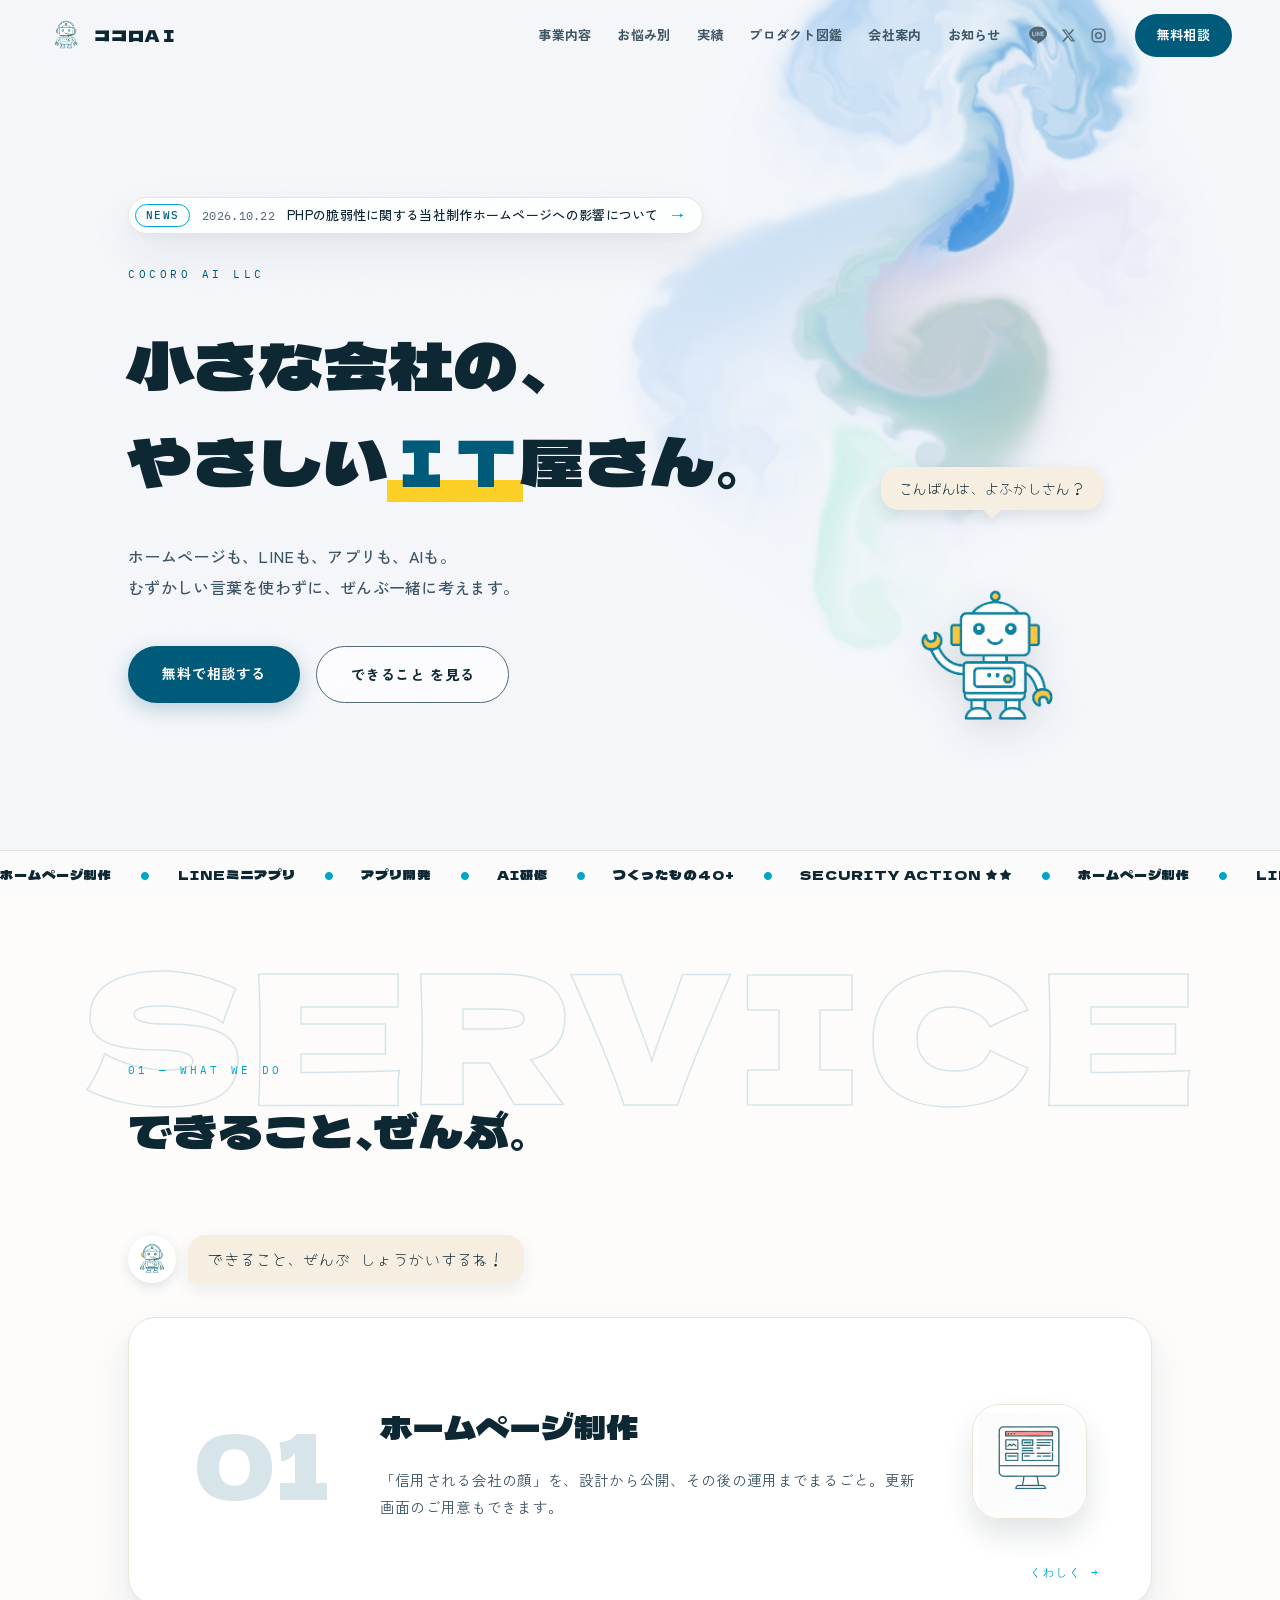
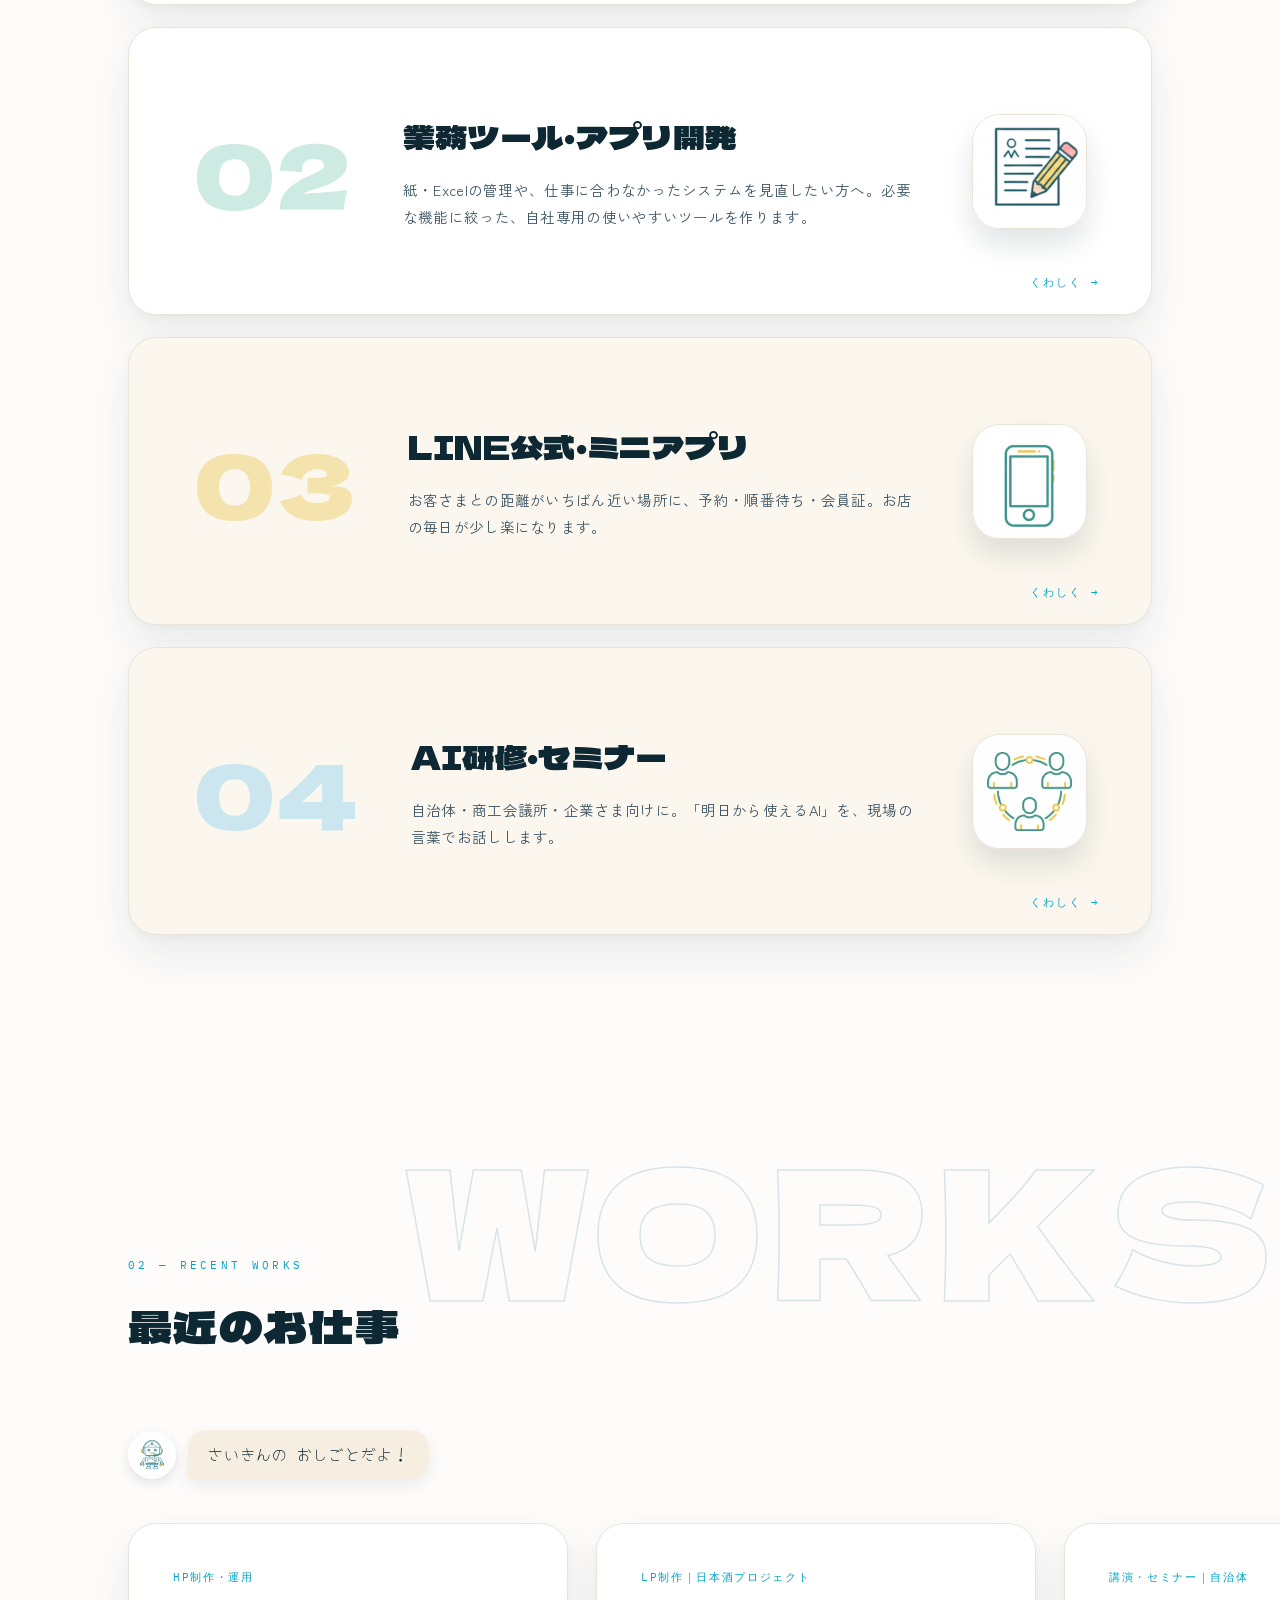
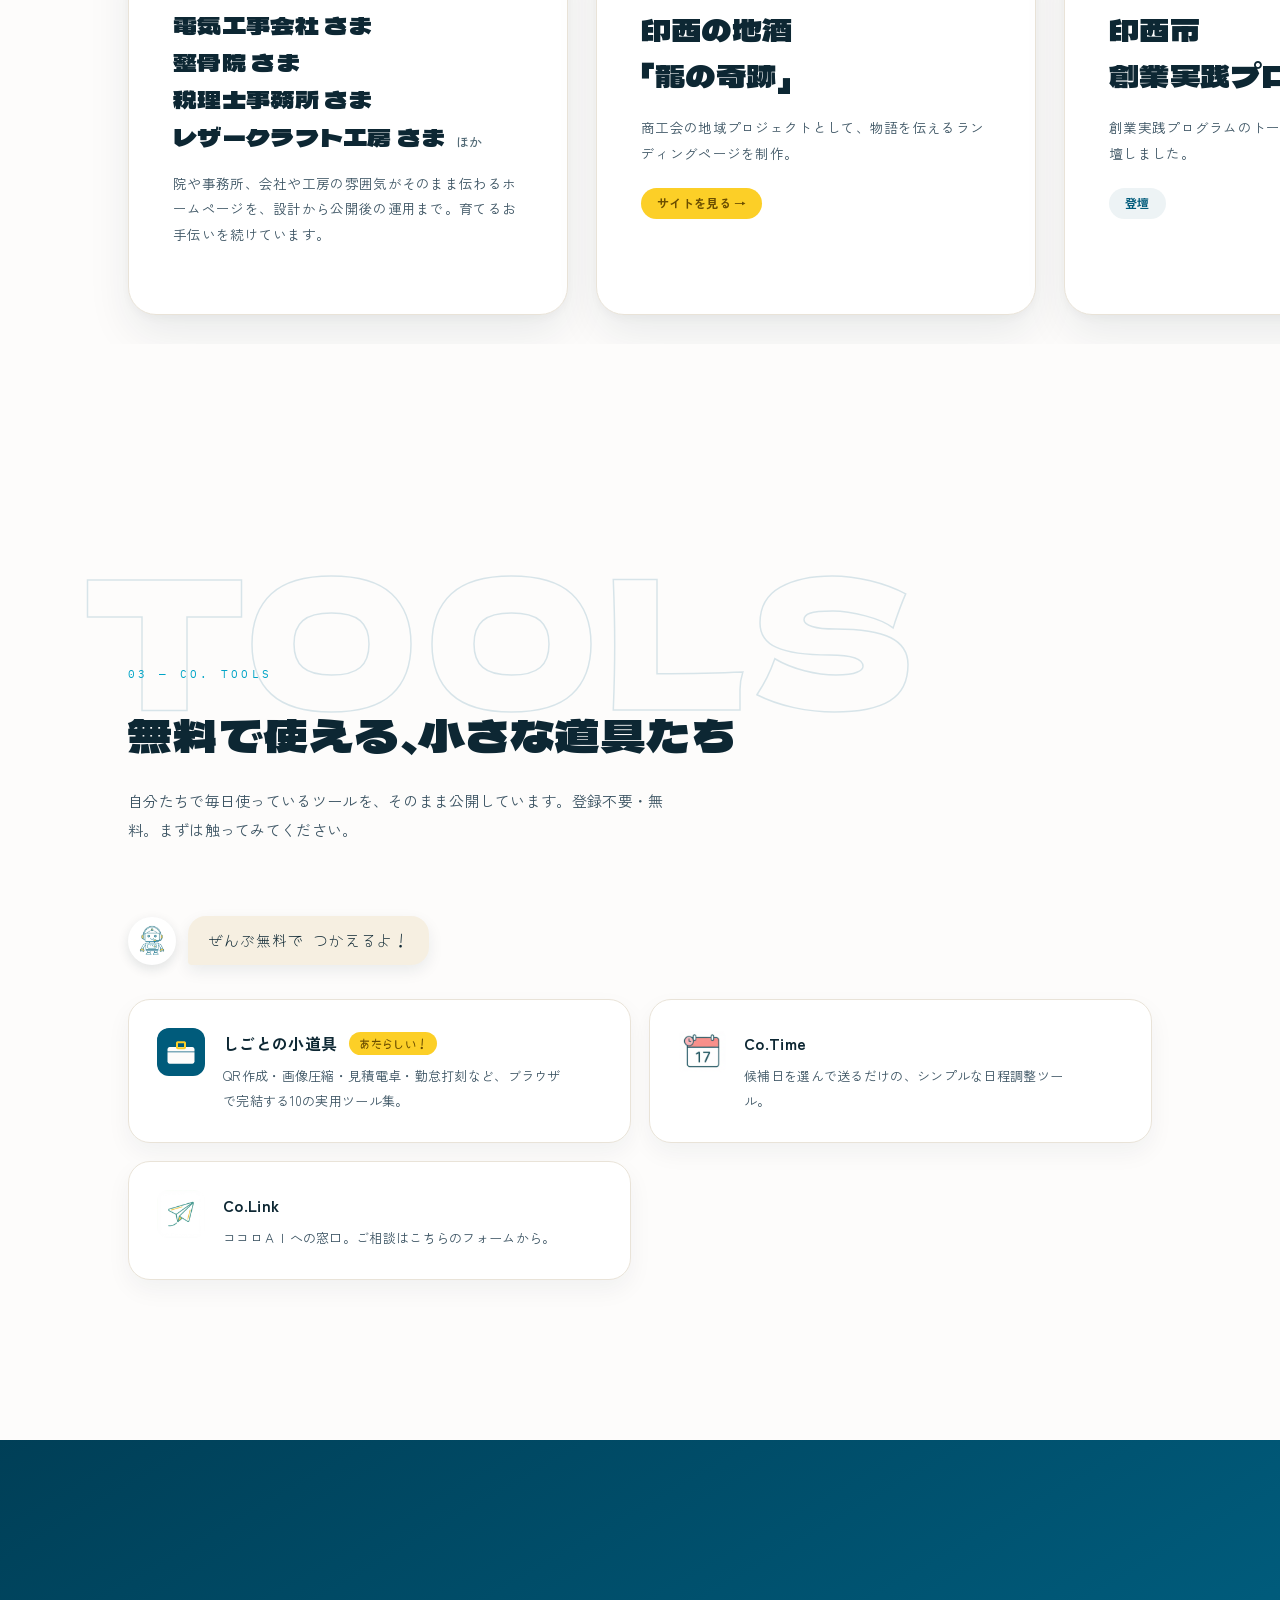
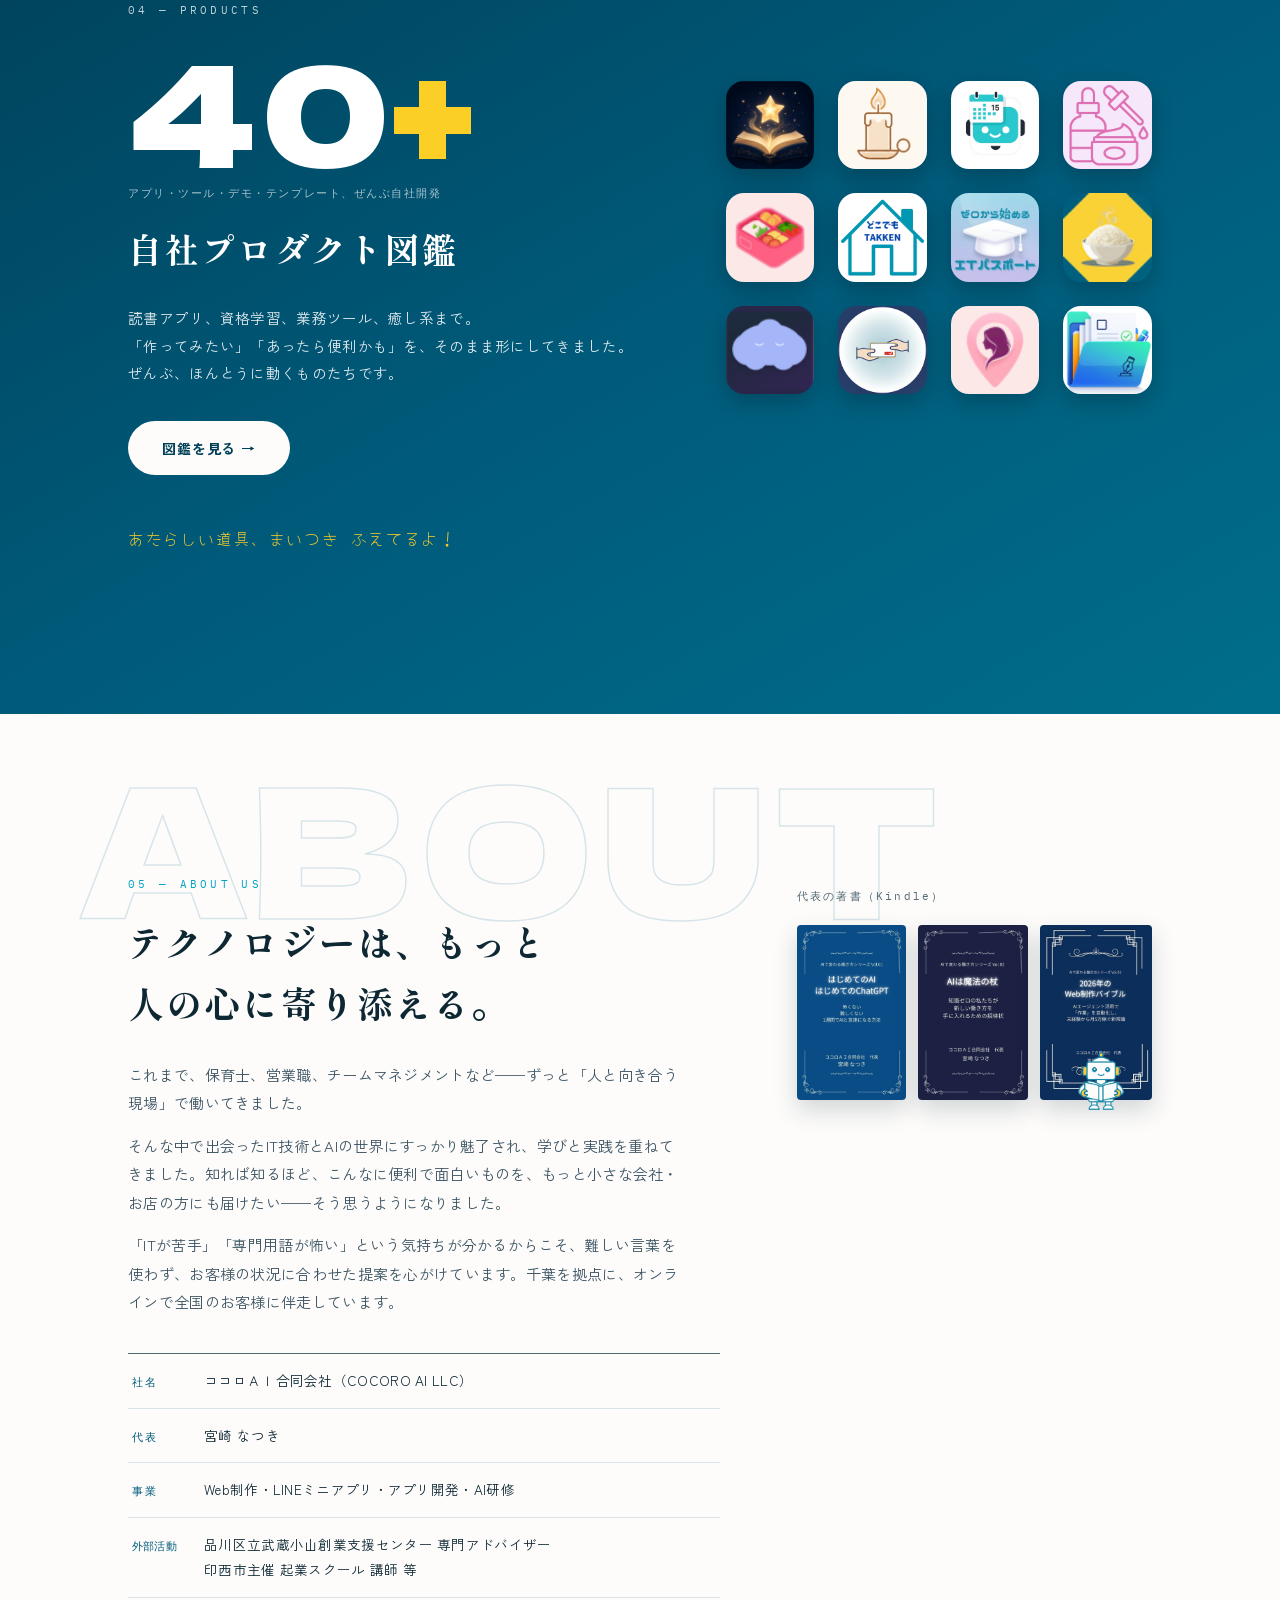
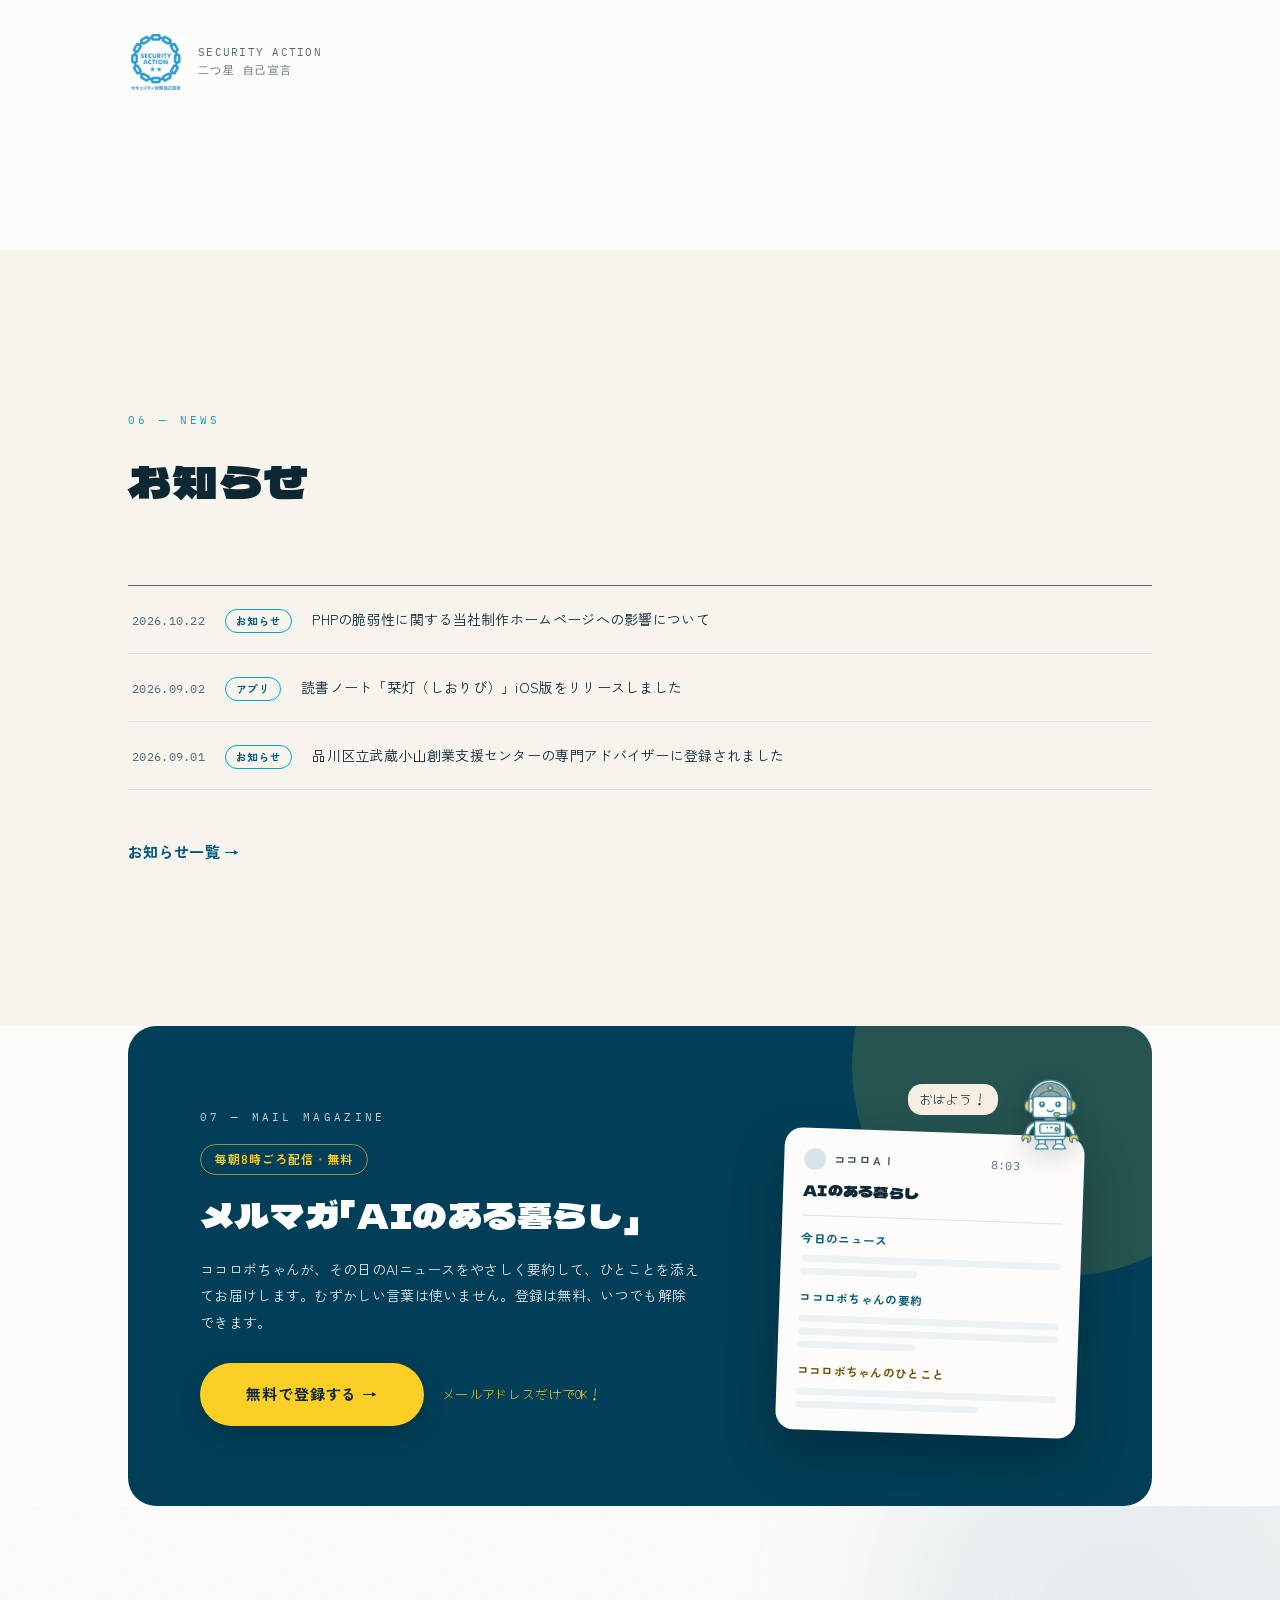
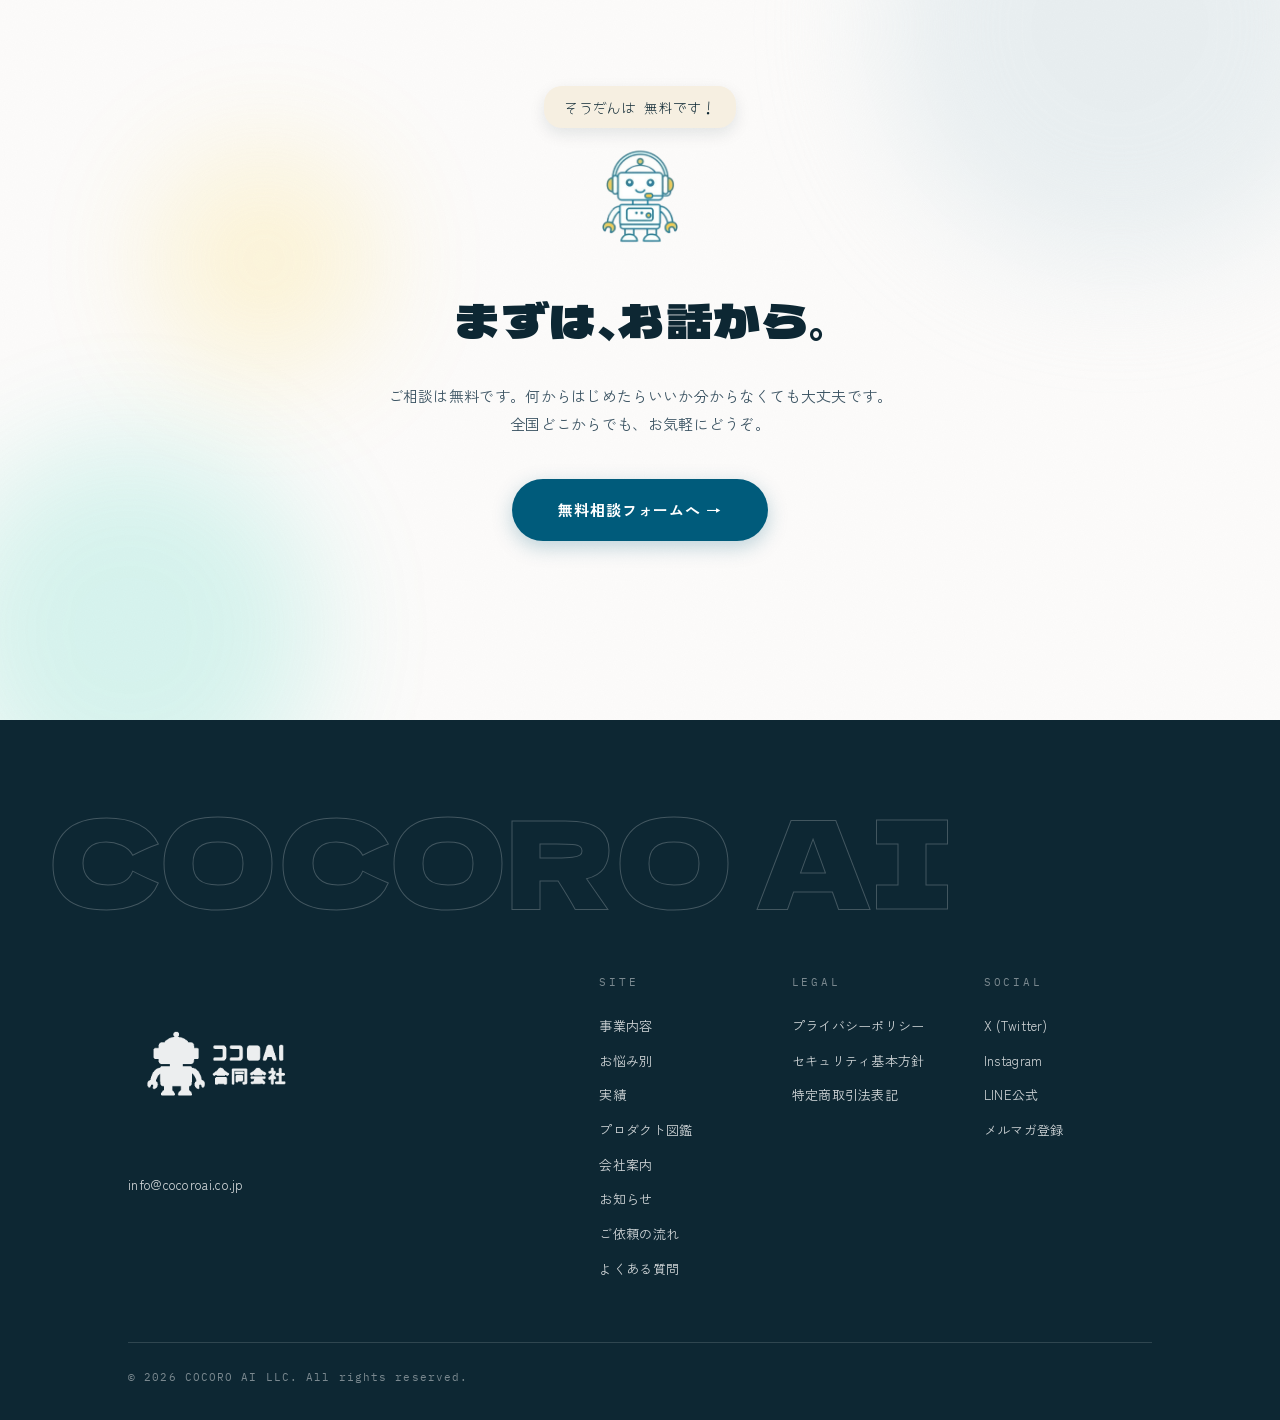
<file: index.html>
<!DOCTYPE html>
<html lang="ja">
<head>
<meta charset="UTF-8">
<meta name="viewport" content="width=device-width, initial-scale=1.0">
<link rel="icon" href="images/favicon.ico">
<link rel="apple-touch-icon" sizes="180x180" href="images/apple-touch-icon.png">
<title>ココロＡＩ合同会社｜小さな会社の、やさしいＩＴ屋さん。</title>
<meta name="description" content="小さな会社とお店の、やさしいIT屋さん。ホームページ制作・LINEミニアプリ・アプリ開発・AI研修まで、ちょうどいい大きさで全国に伴走します。">
<link rel="canonical" href="https://cocoroai.co.jp/">
<meta property="og:title" content="ココロＡＩ合同会社｜小さな会社の、やさしいＩＴ屋さん。">
<meta property="og:description" content="小さな会社とお店の、やさしいIT屋さん。ホームページ制作・LINEミニアプリ・アプリ開発・AI研修まで、ちょうどいい大きさで全国に伴走します。">
<meta property="og:url" content="https://cocoroai.co.jp/">
<meta property="og:type" content="website">
<meta property="og:site_name" content="ココロＡＩ合同会社">
<meta property="og:locale" content="ja_JP">
<meta property="og:image" content="https://cocoroai.co.jp/images/ogp.png">
<meta property="og:image:width" content="1200">
<meta property="og:image:height" content="630">
<meta name="twitter:card" content="summary_large_image">
<meta name="twitter:title" content="ココロＡＩ合同会社｜小さな会社の、やさしいＩＴ屋さん。">
<meta name="twitter:description" content="小さな会社とお店の、やさしいIT屋さん。ホームページ制作・LINEミニアプリ・アプリ開発・AI研修まで、ちょうどいい大きさで全国に伴走します。">
<meta name="twitter:image" content="https://cocoroai.co.jp/images/ogp.png">
<link rel="preconnect" href="https://fonts.googleapis.com">
<link rel="preconnect" href="https://fonts.gstatic.com" crossorigin>
<link href="https://fonts.googleapis.com/css2?family=Dela+Gothic+One&family=IBM+Plex+Mono:wght@400;500&family=Shippori+Mincho+B1:wght@600;800&family=Yomogi&family=Zen+Kaku+Gothic+New:wght@400;500;700&display=swap" rel="stylesheet">
<link rel="stylesheet" href="style.css?v=20261023a">
</head>
<body>

<div class="scroll-progress" aria-hidden="true"></div>

<!-- ============ HEADER ============ -->
<header class="site-header" id="siteHeader">
  <a class="brand" href="#top">
    <img src="images/cocorobot.png" alt="" class="brand__robo">
    <span class="brand__name">ココロＡＩ</span>
  </a>
  <nav class="gnav" aria-label="メイン">
    <a href="#services">事業内容</a>
    <a href="solutions.html">お悩み別</a>
    <a href="#works">実績</a>
    <a href="#zukan">プロダクト図鑑</a>
    <a href="#about">会社案内</a>
    <a href="#news">お知らせ</a>
  </nav>
  <div class="header-sns" aria-label="SNS">
    <a href="https://lin.ee/PIJfwYPT" target="_blank" rel="noopener" aria-label="LINE公式"><svg viewBox="0 0 24 24" fill="currentColor" width="18" height="18"><path d="M19.365 9.863c.349 0 .63.285.63.631 0 .345-.281.63-.63.63H17.61v1.125h1.755c.349 0 .63.283.63.63 0 .344-.281.629-.63.629h-2.386c-.345 0-.627-.285-.627-.629V8.108c0-.345.282-.63.63-.63h2.386c.346 0 .627.285.627.63 0 .349-.281.63-.63.63H17.61v1.125h1.755zm-3.855 3.016c0 .27-.174.51-.432.596-.064.021-.133.031-.199.031-.211 0-.391-.09-.51-.25l-2.443-3.317v2.94c0 .344-.279.629-.631.629-.346 0-.626-.285-.626-.629V8.108c0-.27.173-.51.43-.595.06-.023.136-.033.194-.033.195 0 .375.104.495.254l2.462 3.33V8.108c0-.345.282-.63.63-.63.345 0 .63.285.63.63v4.771zm-5.741 0c0 .344-.282.629-.631.629-.345 0-.627-.285-.627-.629V8.108c0-.345.282-.63.63-.63.346 0 .628.285.628.63v4.771zm-2.466.629H4.917c-.345 0-.63-.285-.63-.629V8.108c0-.345.285-.63.63-.63.348 0 .63.285.63.63v4.141h1.756c.348 0 .629.283.629.63 0 .344-.282.629-.629.629M24 10.314C24 4.943 18.615.572 12 .572S0 4.943 0 10.314c0 4.811 4.27 8.842 10.035 9.608.391.082.923.258 1.058.59.12.301.079.766.038 1.08l-.164 1.02c-.045.301-.24 1.186 1.049.645 1.291-.539 6.916-4.078 9.436-6.975C23.176 14.393 24 12.458 24 10.314"/></svg></a>
    <a href="https://x.com/cocoroai_llc" target="_blank" rel="noopener" aria-label="X"><svg viewBox="0 0 24 24" fill="currentColor" width="15" height="15"><path d="M18.244 2.25h3.308l-7.227 8.26 8.502 11.24H16.17l-5.214-6.817L4.99 21.75H1.68l7.73-8.835L1.254 2.25H8.08l4.713 6.231zm-1.161 17.52h1.833L7.084 4.126H5.117z"/></svg></a>
    <a href="https://www.instagram.com/cocoroai.llc/" target="_blank" rel="noopener" aria-label="Instagram"><svg viewBox="0 0 24 24" fill="none" stroke="currentColor" stroke-width="2" width="17" height="17"><rect x="3" y="3" width="18" height="18" rx="5"/><circle cx="12" cy="12" r="4"/><circle cx="17.4" cy="6.6" r="0.6" fill="currentColor" stroke="none"/></svg></a>
  </div>
  <a class="header-cta" href="https://cocoroai-contact.super-night-76d8.workers.dev" target="_blank" rel="noopener">無料相談</a>
  <button class="menu-btn" id="menuBtn" aria-label="メニュー" aria-expanded="false">
    <span></span><span></span>
  </button>
</header>

<div class="drawer" id="drawer">
  <nav aria-label="モバイルメニュー">
    <a href="#services"><i>01</i>事業内容</a>
    <a href="solutions.html"><i>02</i>お悩み別</a>
    <a href="#works"><i>03</i>実績</a>
    <a href="#zukan"><i>04</i>プロダクト図鑑</a>
    <a href="#about"><i>05</i>会社案内</a>
    <a href="#news"><i>06</i>お知らせ</a>
    <a href="faq.html"><i>07</i>よくある質問</a>
    <a href="flow.html"><i>08</i>ご依頼の流れ</a>
    <a href="#newsletter"><i>09</i>メルマガ（無料）</a>
    <div class="drawer__sns">
      <a href="https://lin.ee/PIJfwYPT" target="_blank" rel="noopener">LINE</a>
      <a href="https://x.com/cocoroai_llc" target="_blank" rel="noopener">X</a>
      <a href="https://www.instagram.com/cocoroai.llc/" target="_blank" rel="noopener">Instagram</a>
    </div>
    <a class="drawer__cta" href="https://cocoroai-contact.super-night-76d8.workers.dev" target="_blank" rel="noopener">無料相談する →</a>
  </nav>
</div>

<main id="top">

<!-- ============ HERO：ティールの流体インク ============ -->
<section class="hero">
  <canvas id="fluid" class="hero__fluid" aria-hidden="true"></canvas>
  <div class="hero__grain" aria-hidden="true"></div>

  <div class="hero__inner">
    <a class="hero-news" id="heroNews" href="news/php-2026.html">
      <span class="hero-news__label">NEWS</span>
      <time datetime="2026-10-22">2026.10.22</time>
      <span class="hero-news__text">PHPの脆弱性に関する当社制作ホームページへの影響について</span>
      <span class="hero-news__arrow" aria-hidden="true">→</span>
    </a>
    <p class="hero__kicker">COCORO AI LLC</p>
    <h1 class="hero__title">
      <span class="ht-line">小さな会社の、</span>
      <span class="ht-line">やさしい<em class="ht-mark">ＩＴ</em>屋さん。</span>
    </h1>
    <p class="hero__lead">
      ホームページも、LINEも、アプリも、AIも。<br>
      むずかしい言葉を使わずに、ぜんぶ一緒に考えます。
    </p>
    <div class="hero__actions">
      <a class="btn btn--primary" href="https://cocoroai-contact.super-night-76d8.workers.dev" target="_blank" rel="noopener">無料で相談する</a>
      <a class="btn btn--ghost" href="#services">できること を見る</a>
    </div>
  </div>

  <div class="hero__robo">
    <p class="bubble font-hand">なぞって あそんでね！</p>
    <img src="assets/robo_wave.png" alt="手を振るココロボちゃん" width="220" height="220">
  </div>

  <div class="hero__ticker" aria-hidden="true">
    <div class="ticker__track">
      <span>ホームページ制作</span><i>●</i><span>LINEミニアプリ</span><i>●</i><span>アプリ開発</span><i>●</i><span>AI研修</span><i>●</i><span>つくったもの40+</span><i>●</i><span>SECURITY ACTION ★★</span><i>●</i>
      <span>ホームページ制作</span><i>●</i><span>LINEミニアプリ</span><i>●</i><span>アプリ開発</span><i>●</i><span>AI研修</span><i>●</i><span>つくったもの40+</span><i>●</i><span>SECURITY ACTION ★★</span><i>●</i>
    </div>
  </div>
</section>

<!-- ============ 01 事業内容：スタックカード ============ -->
<section class="section sec-services" id="services">
  <p class="bgword" aria-hidden="true">SERVICE</p>
  <div class="section__head reveal">
    <p class="sec-no">01 — WHAT WE DO</p>
    <h2 class="sec-title">できること、<br class="sp">ぜんぶ。</h2>
  </div>

  <div class="robo-say reveal"><img src="images/cocorobot.png" alt="" width="48" height="48"><p class="robo-say__bubble font-hand">できること、ぜんぶ しょうかいするね！</p></div>

  <div class="stack">
    <article class="svc-card" data-panel="hp" role="button" tabindex="0">
      <span class="svc-card__num">01</span>
      <div class="svc-card__body">
        <h3>ホームページ<br class="sp">制作</h3>
        <p>「信用される会社の顔」を、設計から公開、その後の運用までまるごと。更新画面のご用意もできます。</p>
      </div>
      <img class="svc-card__icon" src="images/icon-website.png" alt="" width="120" height="120">
      <span class="svc-card__more" aria-hidden="true">くわしく →</span>
    </article>
    <article class="svc-card" data-panel="app" role="button" tabindex="0">
      <span class="svc-card__num">02</span>
      <div class="svc-card__body">
        <h3>業務ツール・<br class="sp">アプリ開発</h3>
        <p>紙・Excelの管理や、仕事に合わなかったシステムを見直したい方へ。必要な機能に絞った、自社専用の使いやすいツールを作ります。</p>
      </div>
      <img class="svc-card__icon" src="images/icon-document.png" alt="" width="120" height="120">
      <span class="svc-card__more" aria-hidden="true">くわしく →</span>
    </article>
    <article class="svc-card svc-card--cream" data-panel="line" role="button" tabindex="0">
      <span class="svc-card__num">03</span>
      <div class="svc-card__body">
        <h3>LINE公式・<br class="sp">ミニアプリ</h3>
        <p>お客さまとの距離がいちばん近い場所に、予約・順番待ち・会員証。お店の毎日が少し楽になります。</p>
      </div>
      <img class="svc-card__icon" src="images/icon-smartphone.png" alt="" width="120" height="120">
      <span class="svc-card__more" aria-hidden="true">くわしく →</span>
    </article>
    <article class="svc-card svc-card--cream" data-panel="ai" role="button" tabindex="0">
      <span class="svc-card__num">04</span>
      <div class="svc-card__body">
        <h3>AI研修・<br class="sp">セミナー</h3>
        <p>自治体・商工会議所・企業さま向けに。「明日から使えるAI」を、現場の言葉でお話しします。</p>
      </div>
      <img class="svc-card__icon" src="images/icon-network.png" alt="" width="120" height="120">
      <span class="svc-card__more" aria-hidden="true">くわしく →</span>
    </article>
  </div>
</section>

<!-- ============ 02 実績：横スクロールレール ============ -->
<section class="sec-works" id="works">
  <p class="bgword bgword--right" aria-hidden="true">WORKS</p>
  <div class="section__head section__head--pad reveal">
    <p class="sec-no">02 — RECENT WORKS</p>
    <h2 class="sec-title">最近のお仕事</h2>
  </div>

  <div class="robo-say reveal"><img src="images/cocorobot.png" alt="" width="48" height="48"><p class="robo-say__bubble font-hand">さいきんの おしごとだよ！</p></div>

  <div class="rail" id="worksRail">
    <article class="rail-card">
      <p class="rail-card__meta">HP制作・運用</p>
      <h3 class="rail-card__name rail-card__name--sm">電気工事会社 さま<br>整骨院 さま<br>税理士事務所 さま<br>レザークラフト工房 さま<span class="rail-card__etc">ほか</span></h3>
      <p class="rail-card__desc">院や事務所、会社や工房の雰囲気がそのまま伝わるホームページを、設計から公開後の運用まで。育てるお手伝いを続けています。</p>
    </article>
    <article class="rail-card">
      <p class="rail-card__meta">LP制作｜日本酒プロジェクト</p>
      <h3 class="rail-card__name">印西の地酒<br>「龍の奇跡」</h3>
      <p class="rail-card__desc">商工会の地域プロジェクトとして、物語を伝えるランディングページを制作。</p>
      <a class="rail-card__tag rail-card__tag--link" href="https://inz-ryu.jp/" target="_blank" rel="noopener">サイトを見る →</a>
    </article>
    <article class="rail-card">
      <p class="rail-card__meta">講演・セミナー｜自治体</p>
      <h3 class="rail-card__name">印西市<br>創業実践プログラム</h3>
      <p class="rail-card__desc">創業実践プログラムのトークセッション＆交流会に登壇しました。</p>
      <span class="rail-card__tag">登壇</span>
    </article>
    <article class="rail-card">
      <p class="rail-card__meta">専門アドバイザー｜創業支援</p>
      <h3 class="rail-card__name">武蔵小山<br>創業支援センター</h3>
      <p class="rail-card__desc">品川区立武蔵小山創業支援センターの専門アドバイザーに登録。創業をめざす方のIT・AI活用相談をお手伝いしています。</p>
      <a class="rail-card__tag rail-card__tag--link" href="news/musashikoyama-2026.html">くわしく →</a>
    </article>
    <article class="rail-card rail-card--more">
      <img src="assets/robo_book.png" alt="" width="140" height="140">
      <p class="font-hand">つづきは そうだんで！</p>
      <a class="btn btn--primary" href="https://cocoroai-contact.super-night-76d8.workers.dev" target="_blank" rel="noopener">相談してみる</a>
    </article>
  </div>
</section>

<!-- ============ 03 Co.Tools ============ -->
<section class="section" id="tools">
  <p class="bgword" aria-hidden="true">TOOLS</p>
  <div class="section__head reveal">
    <p class="sec-no">03 — CO. TOOLS</p>
    <h2 class="sec-title">無料で使える、<br class="sp">小さな道具たち</h2>
    <p class="sec-lead">自分たちで毎日使っているツールを、そのまま公開しています。登録不要・無料。まずは触ってみてください。</p>
  </div>

  <div class="robo-say reveal"><img src="images/cocorobot.png" alt="" width="48" height="48"><p class="robo-say__bubble font-hand">ぜんぶ無料で つかえるよ！</p></div>

  <div class="tools-grid">
    <a class="tool reveal" href="https://cocoroai-tools.pages.dev" target="_blank" rel="noopener">
      <img src="images/icon-co-kodogu.png" alt="" width="48" height="48">
      <div>
        <h3>しごとの小道具 <span class="tag-new font-hand">あたらしい！</span></h3>
        <p>QR作成・画像圧縮・見積電卓・勤怠打刻など、ブラウザで完結する10の実用ツール集。</p>
      </div>
      <span class="tool__arrow" aria-hidden="true">→</span>
    </a>
    <a class="tool reveal" href="https://cotime.cocoroai.co.jp" target="_blank" rel="noopener">
      <img src="images/icon-co-time.png" alt="" width="48" height="48">
      <div>
        <h3>Co.Time</h3>
        <p>候補日を選んで送るだけの、シンプルな日程調整ツール。</p>
      </div>
      <span class="tool__arrow" aria-hidden="true">→</span>
    </a>
    <a class="tool reveal" href="https://cocoroai-contact.super-night-76d8.workers.dev" target="_blank" rel="noopener">
      <img src="images/icon-co-link.png" alt="" width="48" height="48">
      <div>
        <h3>Co.Link</h3>
        <p>ココロＡＩへの窓口。ご相談はこちらのフォームから。</p>
      </div>
      <span class="tool__arrow" aria-hidden="true">→</span>
    </a>
  </div>
</section>

<!-- ============ 04 プロダクト図鑑 ============ -->
<section class="section section--zukan" id="zukan">
  <div class="zukan__inner">
    <div class="zukan__text reveal">
      <p class="sec-no sec-no--light">04 — PRODUCTS</p>
      <p class="zukan__num"><span id="countNum">40</span><span class="zukan__plus">+</span></p>
      <p class="zukan__scope">アプリ・ツール・デモ・テンプレート、ぜんぶ自社開発</p>
      <h2 class="zukan__title">自社プロダクト図鑑</h2>
      <p class="zukan__lead">
        読書アプリ、資格学習、業務ツール、癒し系まで。<br class="pc">
        「作ってみたい」「あったら便利かも」を、そのまま形にしてきました。<br class="pc">
        ぜんぶ、ほんとうに動くものたちです。
      </p>
      <a class="btn btn--light" href="products.html">図鑑を見る →</a>
    </div>
    <div class="zukan__icons" aria-hidden="true">
      <img src="images/hoshimakura_icon.png" alt="" style="--d:0s">
      <img src="images/shiolibi_icon.png" alt="" style="--d:.4s">
      <img src="images/post_pal_icon.png" alt="" style="--d:.8s">
      <img src="images/hadapedia_icon.png" alt="" style="--d:1.2s">
      <img src="images/bento_planner_icon.png" alt="" style="--d:1.6s">
      <img src="images/takken_icon.png" alt="" style="--d:2s">
      <img src="images/itpassport_icon.png" alt="" style="--d:2.4s">
      <img src="images/rice_sommelier_icon.png" alt="" style="--d:2.8s">
      <img src="images/kumochan_icon.png" alt="" style="--d:3.2s">
      <img src="images/meishi_icon.png" alt="" style="--d:3.6s">
      <img src="images/bihada_icon.png" alt="" style="--d:4s">
      <img src="images/chouhyo_icon.png" alt="" style="--d:4.4s">
    </div>
  </div>
  <p class="zukan__note font-hand">あたらしい道具、まいつき ふえてるよ！</p>
</section>

<!-- ============ 05 会社案内 ============ -->
<section class="section" id="about">
  <p class="bgword" aria-hidden="true">ABOUT</p>
  <div class="about">
    <div class="about__text reveal">
      <p class="sec-no">05 — ABOUT US</p>
      <h2 class="about__quote">テクノロジーは、もっと<br>人の心に寄り添える。</h2>
      <div class="about__bodywrap">
        <p>これまで、保育士、営業職、チームマネジメントなど——ずっと「人と向き合う現場」で働いてきました。</p>
        <p>そんな中で出会ったIT技術とAIの世界にすっかり魅了され、学びと実践を重ねてきました。知れば知るほど、こんなに便利で面白いものを、もっと小さな会社・お店の方にも届けたい——そう思うようになりました。</p>
        <p>「ITが苦手」「専門用語が怖い」という気持ちが分かるからこそ、難しい言葉を使わず、お客様の状況に合わせた提案を心がけています。千葉を拠点に、オンラインで全国のお客様に伴走しています。</p>
      </div>
      <ul class="about__facts">
        <li><span>社名</span>ココロＡＩ合同会社（COCORO AI LLC）</li>
        <li><span>代表</span>宮崎 なつき</li>
        <li><span>事業</span>Web制作・LINEミニアプリ・アプリ開発・AI研修</li>
        <li><span style="letter-spacing:.02em">外部活動</span>品川区立武蔵小山創業支援センター 専門アドバイザー<br>印西市主催 起業スクール 講師 等</li>
      </ul>
      <div class="about__secrow">
        <img src="images/security_action_futatsuboshi-small_color.jpg" alt="SECURITY ACTION 二つ星" width="56" height="56">
        <span>SECURITY ACTION<br>二つ星 自己宣言</span>
      </div>
    </div>
    <div class="about__books reveal">
      <p class="about__books-label">代表の著書（Kindle）</p>
      <div class="bookstack">
        <a href="https://www.amazon.co.jp/dp/B0GHZVBNKR/" target="_blank" rel="noopener"><img src="images/book1.jpg" alt="著書1"></a>
        <a href="https://www.amazon.co.jp/dp/B0GJ5S7CC1/" target="_blank" rel="noopener"><img src="images/book2.jpg" alt="著書2"></a>
        <a href="https://www.amazon.co.jp/dp/B0GJT89VHV/" target="_blank" rel="noopener"><img src="images/book3.jpg" alt="著書3"></a>
      </div>
      <img class="about__robo" src="assets/robo_book.png" alt="" width="130" height="130">
    </div>
  </div>
</section>

<!-- ============ 06 NEWS ============ -->
<section class="section section--tint" id="news">
  <div class="section__head reveal">
    <p class="sec-no">06 — NEWS</p>
    <h2 class="sec-title">お知らせ</h2>
  </div>
  <ul class="news-list reveal">
    <li><a href="news/php-2026.html" style="display:contents;color:inherit;text-decoration:none"><time datetime="2026-10-22">2026.10.22</time><span class="news-tag">お知らせ</span><p>PHPの脆弱性に関する当社制作ホームページへの影響について</p></a></li>
    <li><a href="https://apps.apple.com/us/app/%E6%A0%9E%E7%81%AF-%E3%81%BB%E3%82%93%E3%81%AE%E3%82%8A%E7%81%AF%E3%82%8B%E8%AA%AD%E6%9B%B8%E3%83%8E%E3%83%BC%E3%83%88/id6799999846" target="_blank" rel="noopener" style="display:contents;color:inherit;text-decoration:none"><time datetime="2026-09-02">2026.09.02</time><span class="news-tag">アプリ</span><p>読書ノート「栞灯（しおりび）」iOS版をリリースしました</p></a></li>
    <li><a href="news/musashikoyama-2026.html" style="display:contents;color:inherit;text-decoration:none"><time datetime="2026-09-01">2026.09.01</time><span class="news-tag">お知らせ</span><p>品川区立武蔵小山創業支援センターの専門アドバイザーに登録されました</p></a></li>
  </ul>
  <p class="section__foot reveal"><a class="textlink" href="news.html">お知らせ一覧 →</a></p>
</section>

<!-- ============ 07 メルマガ ============ -->
<section class="section nlband" id="newsletter">
  <div class="nlband__card reveal">
    <div class="nlband__deco" aria-hidden="true"></div>
    <div class="nlband__text">
      <p class="sec-no sec-no--light">07 — MAIL MAGAZINE</p>
      <p class="nlband__badge">毎朝8時ごろ配信<span>・</span>無料</p>
      <h2 class="nlband__title">メルマガ<span>「AIのある暮らし」</span></h2>
      <p class="nlband__lead">ココロボちゃんが、その日のAIニュースをやさしく要約して、ひとことを添えてお届けします。むずかしい言葉は使いません。登録は無料、いつでも解除できます。</p>
      <div class="nlband__action">
        <a class="btn btn--sun btn--lg" href="https://forms.gle/UHa9Uf4ezKq27iVg9" target="_blank" rel="noopener">無料で登録する →</a>
        <p class="nlband__note font-hand">メールアドレスだけでOK！</p>
      </div>
    </div>
    <div class="nlband__mail" aria-hidden="true">
      <p class="nlband__hello font-hand">おはよう！</p>
      <img class="nlband__robo" src="images/cocorobot.png" alt="" width="96" height="96" loading="lazy">
      <div class="mailmock">
        <p class="mailmock__from"><span class="mailmock__dot"></span>ココロＡＩ<span class="mailmock__time">8:03</span></p>
        <p class="mailmock__subject">AIのある暮らし</p>
        <p class="mailmock__h">今日のニュース</p>
        <span class="mailmock__bar"></span><span class="mailmock__bar mailmock__bar--s"></span>
        <p class="mailmock__h">ココロボちゃんの要約</p>
        <span class="mailmock__bar"></span><span class="mailmock__bar"></span><span class="mailmock__bar mailmock__bar--s"></span>
        <p class="mailmock__h mailmock__h--sun">ココロボちゃんのひとこと</p>
        <span class="mailmock__bar"></span><span class="mailmock__bar mailmock__bar--m"></span>
      </div>
    </div>
  </div>
</section>

<!-- ============ CTA ============ -->
<section class="cta" id="contact">
  <div class="cta__blob cta__blob--a" aria-hidden="true"></div>
  <div class="cta__blob cta__blob--b" aria-hidden="true"></div>
  <div class="cta__blob cta__blob--c" aria-hidden="true"></div>
  <div class="hero__grain" aria-hidden="true"></div>
  <div class="cta__inner reveal">
    <p class="cta__bubble font-hand">そうだんは 無料です！</p>
    <img class="cta__robo" src="images/cocorobot.png" alt="ココロボちゃん" width="120" height="120">
    <h2 class="cta__title">まずは、お話から。</h2>
    <p class="cta__lead">ご相談は無料です。何からはじめたらいいか分からなくても大丈夫です。<br>全国どこからでも、お気軽にどうぞ。</p>
    <a class="btn btn--primary btn--lg" href="https://cocoroai-contact.super-night-76d8.workers.dev" target="_blank" rel="noopener">無料相談フォームへ →</a>
  </div>
</section>


<!-- ============ 仮想ページ：サービス詳細（View Transitionsで展開） ============ -->
<div class="panel-layer" id="panelLayer" hidden>
  <button class="panel-back" id="panelBack">← もどる</button>

  <section class="svc-panel" data-panel-body="hp" hidden>
    <header class="svc-panel__head">
      <img src="images/icon-website.png" alt="" class="svc-panel__icon">
      <div>
        <p class="sec-no">SERVICE 01</p>
        <h2 class="svc-panel__title">ホームページ制作</h2>
      </div>
    </header>
    <div class="chat">
      <p class="chat__user">ホームページがない…</p>
      <p class="chat__user">あるけど、古くて恥ずかしい…</p>
      <div class="chat__robo"><img src="images/cocorobot.png" alt=""><p class="font-hand">だいじょうぶ！「信用される会社の顔」を、いっしょに作ろう！</p></div>
    </div>
    <p class="svc-panel__desc">スマホ対応・SEO対策済みのオリジナルHPを、設計から公開、その後の運用までまるごとお手伝い。名刺代わりの1ページから集客サイトまで。ご自身で更新できる画面のご用意もできます。</p>
    <h3 class="svc-panel__sub">さわれるサンプル</h3>
    <div class="demo-grid">
      <a class="demo-btn" href="https://inz-ryu.jp/" target="_blank" rel="noopener"><img src="images/ryu-no-kiseki_icon.png" alt=""><span><strong>龍の奇跡</strong><small>制作事例｜日本酒LP</small></span></a>
      <a class="demo-btn" href="https://cocoroai.github.io/clinic-website-template/" target="_blank" rel="noopener"><img src="images/clinic-icon.png" alt=""><span><strong>クリニック</strong><small>テンプレートサンプル</small></span></a>
      <a class="demo-btn" href="https://cocoroai.github.io/pet-salon-website/" target="_blank" rel="noopener"><img src="images/pet-icon.png" alt=""><span><strong>ペットサロン</strong><small>テンプレートサンプル</small></span></a>
      <a class="demo-btn" href="https://cocoroai.github.io/profession-office-template/" target="_blank" rel="noopener"><img src="images/office-icon.svg" alt=""><span><strong>士業事務所</strong><small>テンプレートサンプル</small></span></a>
    </div>
    <p class="svc-panel__note">実績：電気工事会社さま・整骨院さま・税理士事務所さま・レザークラフト工房さま ほか。その他の業種もオリジナルで制作します。</p>
    <div class="svc-panel__cta"><a class="btn btn--primary" href="https://cocoroai-contact.super-night-76d8.workers.dev" target="_blank" rel="noopener">無料で相談する →</a></div>
  </section>

  <section class="svc-panel" data-panel-body="app" hidden>
    <header class="svc-panel__head">
      <img src="images/icon-document.png" alt="" class="svc-panel__icon">
      <div><p class="sec-no">SERVICE 02</p><h2 class="svc-panel__title">業務ツール・アプリ開発</h2></div>
    </header>
    <div class="chat">
      <p class="chat__user">紙とExcel、別々の管理が増えてきた…</p>
      <p class="chat__user">導入したシステムが、仕事に合わなかった…</p>
      <div class="chat__robo"><img src="images/cocorobot.png" alt=""><p class="font-hand">必要な機能から、いっしょに整理しよう！</p></div>
    </div>
    <div class="work-copy">
      <h3 class="work-copy__title">自社に必要な機能だけ。<br>毎日の仕事に合う、使いやすい業務ツール。</h3>
      <p>紙やExcelへの転記に時間がかかる。導入したシステムが、現場の仕事に合わず定着しなかった。そんなお悩みを、普段の仕事の流れから一緒に整理します。</p>
      <p>顧客情報・問い合わせ・予定・次の連絡など、必要な機能に絞って、御社の業務に合わせたツールを設計・開発します。</p>
    </div>
    <div class="work-overview">
      <div class="work-benefits">
        <h3 class="svc-panel__sub">仕事に合わせて、使いやすく。</h3>
        <ul>
          <li><strong>必要な情報を、ひとつに</strong><p>顧客情報や対応履歴などを、一か所で確認。</p></li>
          <li><strong>迷わず使える画面に</strong><p>普段の仕事で使う項目や操作に絞って設計。</p></li>
          <li><strong>次にすることが、見える</strong><p>予定や対応状況を、見やすくまとめます。</p></li>
        </ul>
      </div>
      <figure class="work-example">
        <figcaption>画面イメージ <span>架空データ</span></figcaption>
        <div class="work-example__head"><strong>今日の確認</strong><span>情報をまとめて確認</span></div>
        <table>
          <thead><tr><th scope="col">お客様</th><th scope="col">内容</th><th scope="col">次の対応</th></tr></thead>
          <tbody>
            <tr><th scope="row">お客様A</th><td>ご相談受付</td><td><span class="work-example__tag">内容を確認</span></td></tr>
            <tr><th scope="row">お客様B</th><td>お打ち合わせ</td><td><span class="work-example__tag">日程を確認</span></td></tr>
            <tr><th scope="row">お客様C</th><td>ご連絡待ち</td><td><span class="work-example__tag">ご連絡</span></td></tr>
          </tbody>
        </table>
        <p class="work-example__note">紹介用の画面イメージです。実際の項目・画面は、御社の業務に合わせて設計します。</p>
      </figure>
    </div>
    <div class="work-next">
      <h3>まずは、一つの困りごとから。</h3>
      <p>必要に応じて、別々に管理している情報をつなげていけます。<br class="pc">今必要なことと、これからの使い方を、一緒に考えます。</p>
    </div>
    <h3 class="svc-panel__sub">自社アプリ・小さな道具のサンプル</h3>
    <div class="demo-grid">
      <a class="demo-btn" href="https://cocoroai-tools.pages.dev" target="_blank" rel="noopener"><img src="images/icon-co-kodogu.png" alt=""><span><strong>しごとの小道具</strong><small>無料ツール10本</small></span></a>
      <a class="demo-btn" href="https://apps.apple.com/jp/app/post-pal/id6749898580" target="_blank" rel="noopener"><img src="images/post_pal_icon.png" alt=""><span><strong>Post Pal</strong><small>iOS｜SNS投稿をAIで自動作成</small></span></a>
      <a class="demo-btn" href="https://mapcocoro.github.io/genbacho-0d2a02/" target="_blank" rel="noopener"><img src="images/icon-genbacho.png" alt=""><span><strong>現場帳</strong><small>建設業向け見積デモ</small></span></a>
      <a class="demo-btn" href="https://meishi.cocoroai.co.jp/" target="_blank" rel="noopener"><img src="images/meishi_icon.png" alt=""><span><strong>おてもと名刺帳</strong><small>AI-OCR名刺管理</small></span></a>
    </div>
    <div class="svc-panel__cta work-cta">
      <p>「何を作ればよいか分からない」段階から、ご相談いただけます。</p>
      <a class="btn btn--primary" href="https://cocoroai-contact.super-night-76d8.workers.dev" target="_blank" rel="noopener">業務ツールについて相談する →</a>
      <p class="work-cta__note">今の管理方法と、困っていることを教えてください。</p>
    </div>
  </section>

  <section class="svc-panel" data-panel-body="line" hidden>
    <header class="svc-panel__head">
      <img src="images/icon-smartphone.png" alt="" class="svc-panel__icon">
      <div>
        <p class="sec-no">SERVICE 03</p>
        <h2 class="svc-panel__title">LINE公式・ミニアプリ</h2>
      </div>
    </header>
    <div class="chat">
      <p class="chat__user">電話予約の対応が大変…</p>
      <p class="chat__user">一度来たお客さんが、リピートしない…</p>
      <div class="chat__robo"><img src="images/cocorobot.png" alt=""><p class="font-hand">LINEのなかに、予約うけつけと 会員証を つくれるよ！</p></div>
    </div>
    <p class="svc-panel__desc">LINEミニアプリで24時間自動受付。会員証・ポイント・クーポンで自動的にリピーターを育てます。お客さまにいちばん近い場所で、お店の毎日が少し楽になります。</p>
    <div class="svc-panel__shots">
      <img src="images/demo-bistro.png" alt="Bistro COCORO アプリ画面">
      <img src="images/demo-farm.png" alt="Farm COCORO アプリ画面">
      <img src="images/demo-cocorowear.png" alt="COCOROwear アプリ画面">
    </div>
    <h3 class="svc-panel__sub">デモを試す（LINEで開きます）</h3>
    <p class="svc-panel__note">※LINEの認証画面が出ますが、公式の標準手続きです。許可はいつでも解除できます。</p>
    <div class="demo-grid">
      <a class="demo-btn" href="https://lin.ee/0uTCNOI" target="_blank" rel="noopener"><i>🍽</i><span><strong>Bistro COCORO</strong><small>飲食店｜予約</small></span></a>
      <a class="demo-btn" href="https://lin.ee/1ROpaqK" target="_blank" rel="noopener"><i>🍞</i><span><strong>ココロのパン屋さん</strong><small>スタンプカード・会員証</small></span></a>
      <a class="demo-btn" href="https://lin.ee/IytqfID" target="_blank" rel="noopener"><i>🩺</i><span><strong>こころ整骨院</strong><small>整骨院・サロン｜予約</small></span></a>
      <a class="demo-btn" href="https://lin.ee/yEXxvxWw" target="_blank" rel="noopener"><i>💼</i><span><strong>こころ税務サポート</strong><small>士業・コンサル｜予約</small></span></a>
      <a class="demo-btn" href="https://lin.ee/vXrHP0V" target="_blank" rel="noopener"><i>⛳</i><span><strong>COCORO Golf</strong><small>ゴルフスクール｜予約</small></span></a>
      <a class="demo-btn" href="https://lin.ee/ZszGw2j" target="_blank" rel="noopener"><i>🌿</i><span><strong>Farm COCORO</strong><small>EC・定期便・ポイント</small></span></a>
      <a class="demo-btn" href="https://lin.ee/9CmG1Tq" target="_blank" rel="noopener"><i>👕</i><span><strong>COCOROwear</strong><small>EC・クーポン・会員証</small></span></a>
    </div>
    <p class="svc-panel__note">スクール・ジム・クリニック・美容室・小売店など、予約とリピーターが大切なビジネスに。</p>
    <div class="svc-panel__cta"><a class="btn btn--primary" href="https://cocoroai-contact.super-night-76d8.workers.dev" target="_blank" rel="noopener">無料で相談する →</a></div>
  </section>

  <section class="svc-panel" data-panel-body="ai" hidden>
    <header class="svc-panel__head">
      <img src="images/icon-network.png" alt="" class="svc-panel__icon">
      <div>
        <p class="sec-no">SERVICE 04</p>
        <h2 class="svc-panel__title">AI研修・セミナー</h2>
      </div>
    </header>
    <div class="chat">
      <p class="chat__user">AIを使えと言われるけど、何から始めれば…</p>
      <p class="chat__user">社員向けの研修を頼める人がいない…</p>
      <div class="chat__robo"><img src="images/cocorobot.png" alt=""><p class="font-hand">「あしたから使えるAI」を、げんばの言葉で お話しするよ！</p></div>
    </div>
    <p class="svc-panel__desc">自治体・商工会議所・企業さま向けに、実演中心のAI研修・講演を行っています。専門用語を使わず、受講者がその日から使える状態になることをゴールにしています。</p>
    <h3 class="svc-panel__sub">実績・著書</h3>
    <p class="svc-panel__note">印西市 創業実践プログラム・トークセッション 登壇／Kindle著書3冊（はじめてのAI・AIは魔法の杖・Web制作バイブル）</p>
    <div class="svc-panel__books">
      <a href="https://www.amazon.co.jp/dp/B0GHZVBNKR/" target="_blank" rel="noopener"><img src="images/book1.jpg" alt="著書1"></a>
      <a href="https://www.amazon.co.jp/dp/B0GJ5S7CC1/" target="_blank" rel="noopener"><img src="images/book2.jpg" alt="著書2"></a>
      <a href="https://www.amazon.co.jp/dp/B0GJT89VHV/" target="_blank" rel="noopener"><img src="images/book3.jpg" alt="著書3"></a>
    </div>
    <div class="svc-panel__cta"><a class="btn btn--primary" href="https://cocoroai-contact.super-night-76d8.workers.dev" target="_blank" rel="noopener">無料で相談する →</a></div>
  </section>
</div>

</main>

<!-- ============ FOOTER ============ -->
<footer class="site-footer">
  <p class="footer__big" aria-hidden="true">COCORO AI</p>
  <div class="footer__main">
    <div class="footer__brand">
      <img src="images/cocoroai_logo_full_transparent.png" alt="ココロＡＩ合同会社" width="180">
      <p><a href="mailto:info@cocoroai.co.jp">info@cocoroai.co.jp</a></p>
    </div>
    <nav class="footer__nav" aria-label="フッター">
      <div>
        <p class="footer__h">SITE</p>
        <a href="#services">事業内容</a>
        <a href="solutions.html">お悩み別</a>
        <a href="#works">実績</a>
        <a href="products.html">プロダクト図鑑</a>
        <a href="#about">会社案内</a>
        <a href="news.html">お知らせ</a>
        <a href="flow.html">ご依頼の流れ</a>
        <a href="faq.html">よくある質問</a>
      </div>
      <div>
        <p class="footer__h">LEGAL</p>
        <a href="https://sites.google.com/cocoroai.co.jp/privacy-policy/%E3%83%9B%E3%83%BC%E3%83%A0" target="_blank" rel="noopener">プライバシーポリシー</a>
        <a href="https://sites.google.com/cocoroai.co.jp/security-policy/%E3%83%9B%E3%83%BC%E3%83%A0" target="_blank" rel="noopener">セキュリティ基本方針</a>
        <a href="tokushoho.html">特定商取引法表記</a>
      </div>
      <div>
        <p class="footer__h">SOCIAL</p>
        <a href="https://x.com/cocoroai_llc" target="_blank" rel="noopener">X (Twitter)</a>
        <a href="https://www.instagram.com/cocoroai.llc/" target="_blank" rel="noopener">Instagram</a>
        <a href="https://lin.ee/PIJfwYPT" target="_blank" rel="noopener">LINE公式</a>
        <a href="https://forms.gle/UHa9Uf4ezKq27iVg9" target="_blank" rel="noopener">メルマガ登録</a>
      </div>
    </nav>
  </div>
  <p class="footer__copy">© 2026 COCORO AI LLC. All rights reserved.</p>
</footer>

<script src="fluid.js?v=20260612k"></script>
<script src="main.js?v=20261023a"></script>
<script src="panels.js?v=20260612j"></script>
</body>
</html>
</file>
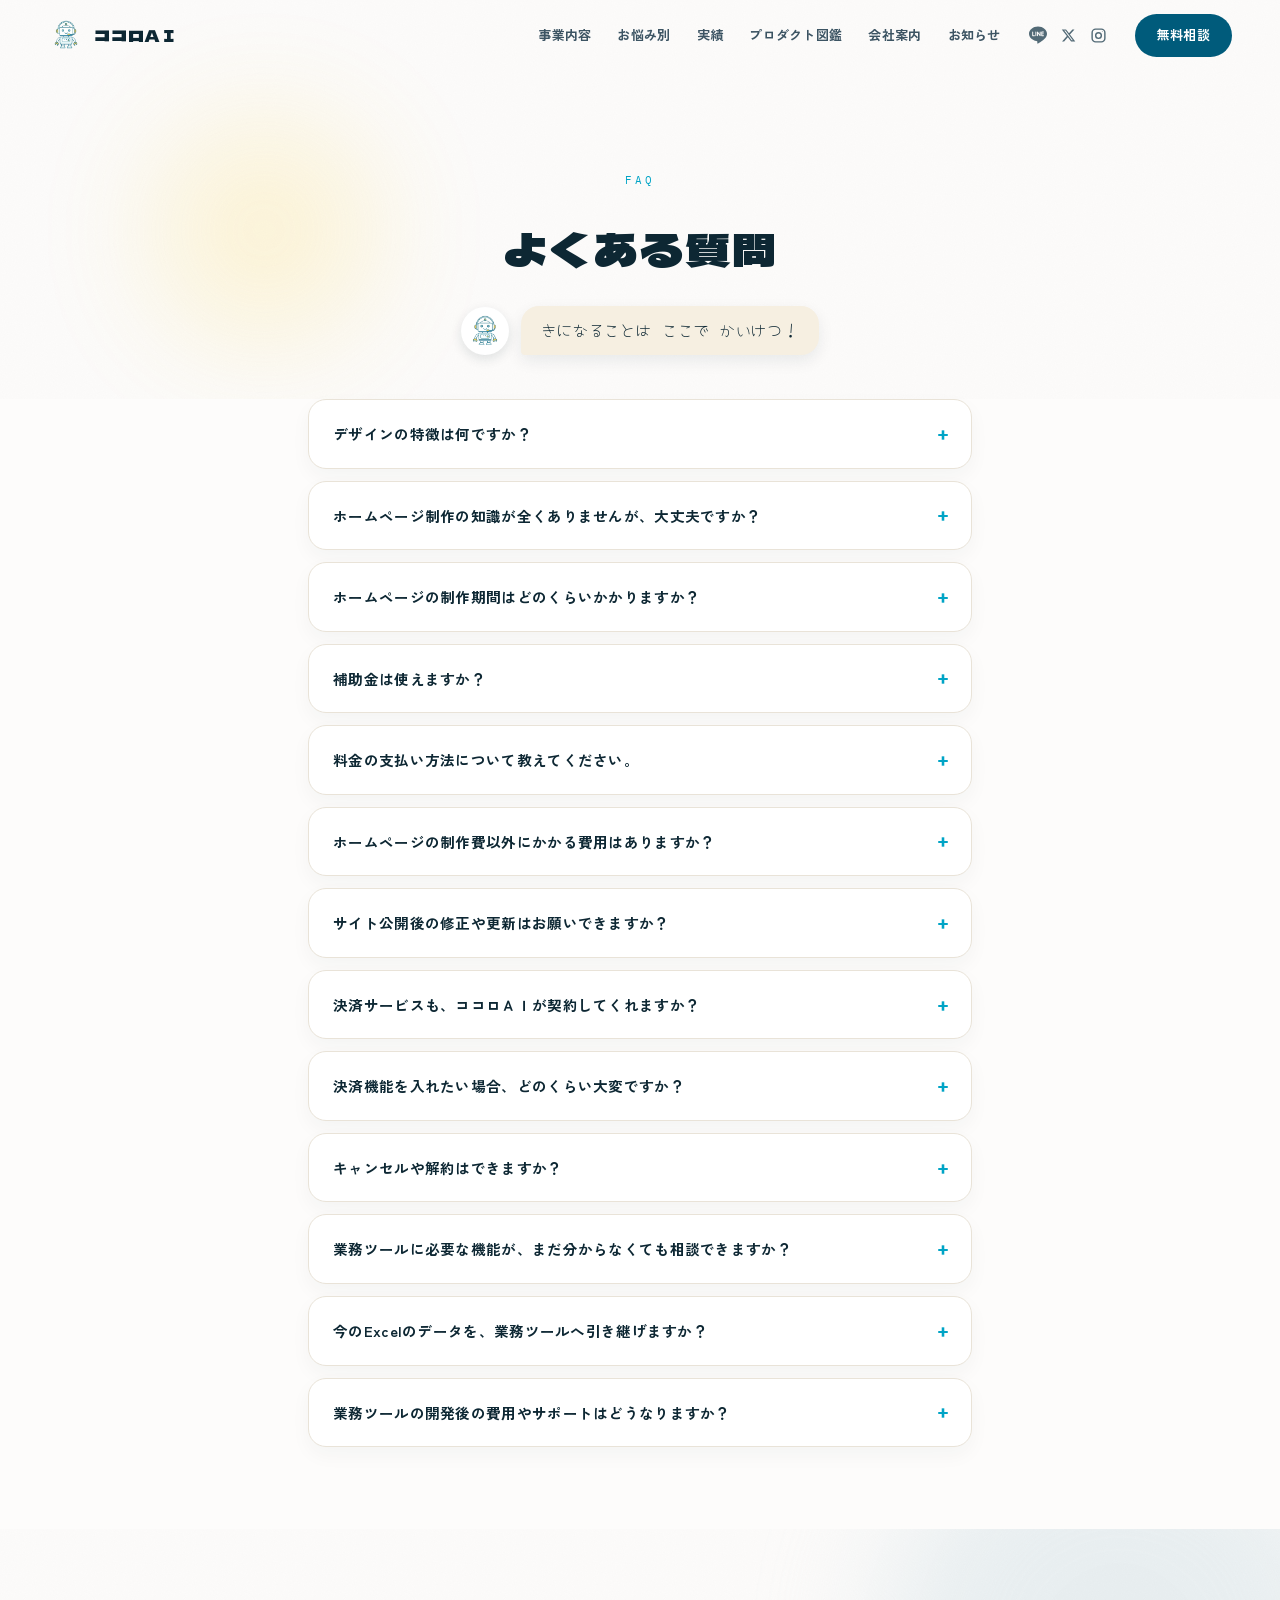
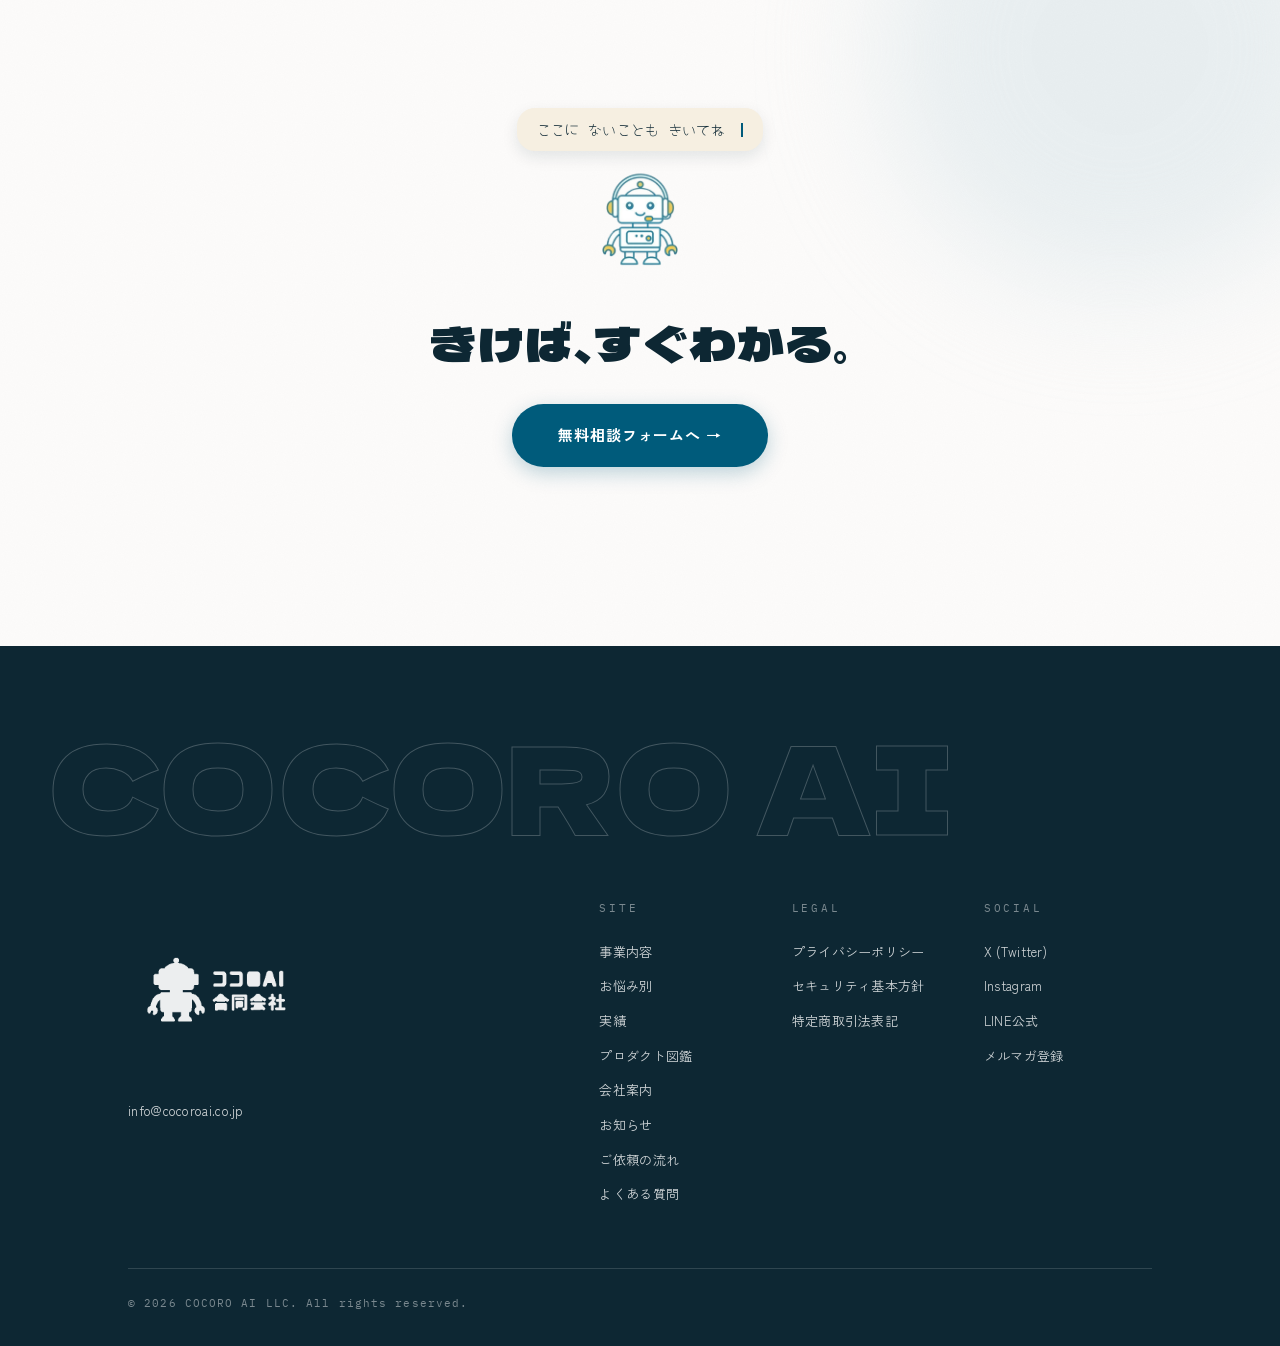
<file: faq.html>
<!DOCTYPE html>
<html lang="ja">
<head>
<meta charset="UTF-8">
<meta name="viewport" content="width=device-width, initial-scale=1.0">
<link rel="icon" href="images/favicon.ico">
<link rel="apple-touch-icon" sizes="180x180" href="images/apple-touch-icon.png">
<title>よくある質問｜ココロＡＩ合同会社</title>
<meta name="description" content="ホームページ制作・LINEミニアプリ・料金・お支払いなど、よくいただくご質問にお答えします。">
<link rel="canonical" href="https://cocoroai.co.jp/faq.html">
<meta property="og:title" content="よくある質問｜ココロＡＩ合同会社">
<meta property="og:description" content="ホームページ制作・LINEミニアプリ・料金・お支払いなど、よくいただくご質問にお答えします。">
<meta property="og:url" content="https://cocoroai.co.jp/faq.html">
<meta property="og:type" content="website">
<meta property="og:site_name" content="ココロＡＩ合同会社">
<meta property="og:locale" content="ja_JP">
<meta property="og:image" content="https://cocoroai.co.jp/images/ogp.png">
<meta property="og:image:width" content="1200">
<meta property="og:image:height" content="630">
<meta name="twitter:card" content="summary_large_image">
<meta name="twitter:title" content="よくある質問｜ココロＡＩ合同会社">
<meta name="twitter:description" content="ホームページ制作・LINEミニアプリ・料金・お支払いなど、よくいただくご質問にお答えします。">
<meta name="twitter:image" content="https://cocoroai.co.jp/images/ogp.png">
<link rel="preconnect" href="https://fonts.googleapis.com">
<link rel="preconnect" href="https://fonts.gstatic.com" crossorigin>
<link href="https://fonts.googleapis.com/css2?family=Dela+Gothic+One&family=IBM+Plex+Mono:wght@400;500&family=Shippori+Mincho+B1:wght@600;800&family=Yomogi&family=Zen+Kaku+Gothic+New:wght@400;500;700&display=swap" rel="stylesheet">
<link rel="stylesheet" href="style.css?v=20261005a">
</head>
<body>

<div class="scroll-progress" aria-hidden="true"></div>

<header class="site-header" id="siteHeader">
  <a class="brand" href="index.html">
    <img src="images/cocorobot.png" alt="" class="brand__robo">
    <span class="brand__name">ココロＡＩ</span>
  </a>
  <nav class="gnav" aria-label="メイン">
    <a href="index.html#services">事業内容</a>
    <a href="solutions.html">お悩み別</a>
    <a href="index.html#works">実績</a>
    <a href="products.html">プロダクト図鑑</a>
    <a href="index.html#about">会社案内</a>
    <a href="news.html">お知らせ</a>
  </nav>
  <div class="header-sns" aria-label="SNS">
    <a href="https://lin.ee/PIJfwYPT" target="_blank" rel="noopener" aria-label="LINE公式"><svg viewBox="0 0 24 24" fill="currentColor" width="18" height="18"><path d="M19.365 9.863c.349 0 .63.285.63.631 0 .345-.281.63-.63.63H17.61v1.125h1.755c.349 0 .63.283.63.63 0 .344-.281.629-.63.629h-2.386c-.345 0-.627-.285-.627-.629V8.108c0-.345.282-.63.63-.63h2.386c.346 0 .627.285.627.63 0 .349-.281.63-.63.63H17.61v1.125h1.755zm-3.855 3.016c0 .27-.174.51-.432.596-.064.021-.133.031-.199.031-.211 0-.391-.09-.51-.25l-2.443-3.317v2.94c0 .344-.279.629-.631.629-.346 0-.626-.285-.626-.629V8.108c0-.27.173-.51.43-.595.06-.023.136-.033.194-.033.195 0 .375.104.495.254l2.462 3.33V8.108c0-.345.282-.63.63-.63.345 0 .63.285.63.63v4.771zm-5.741 0c0 .344-.282.629-.631.629-.345 0-.627-.285-.627-.629V8.108c0-.345.282-.63.63-.63.346 0 .628.285.628.63v4.771zm-2.466.629H4.917c-.345 0-.63-.285-.63-.629V8.108c0-.345.285-.63.63-.63.348 0 .63.285.63.63v4.141h1.756c.348 0 .629.283.629.63 0 .344-.282.629-.629.629M24 10.314C24 4.943 18.615.572 12 .572S0 4.943 0 10.314c0 4.811 4.27 8.842 10.035 9.608.391.082.923.258 1.058.59.12.301.079.766.038 1.08l-.164 1.02c-.045.301-.24 1.186 1.049.645 1.291-.539 6.916-4.078 9.436-6.975C23.176 14.393 24 12.458 24 10.314"/></svg></a>
    <a href="https://x.com/cocoroai_llc" target="_blank" rel="noopener" aria-label="X"><svg viewBox="0 0 24 24" fill="currentColor" width="15" height="15"><path d="M18.244 2.25h3.308l-7.227 8.26 8.502 11.24H16.17l-5.214-6.817L4.99 21.75H1.68l7.73-8.835L1.254 2.25H8.08l4.713 6.231zm-1.161 17.52h1.833L7.084 4.126H5.117z"/></svg></a>
    <a href="https://www.instagram.com/cocoroai.llc/" target="_blank" rel="noopener" aria-label="Instagram"><svg viewBox="0 0 24 24" fill="none" stroke="currentColor" stroke-width="2" width="17" height="17"><rect x="3" y="3" width="18" height="18" rx="5"/><circle cx="12" cy="12" r="4"/><circle cx="17.4" cy="6.6" r="0.6" fill="currentColor" stroke="none"/></svg></a>
  </div>
  <a class="header-cta" href="https://cocoroai-contact.super-night-76d8.workers.dev" target="_blank" rel="noopener">無料相談</a>
  <button class="menu-btn" id="menuBtn" aria-label="メニュー" aria-expanded="false">
    <span></span><span></span>
  </button>
</header>

<div class="drawer" id="drawer">
  <nav aria-label="モバイルメニュー">
    <a href="index.html#services"><i>01</i>事業内容</a>
    <a href="solutions.html"><i>02</i>お悩み別</a>
    <a href="index.html#works"><i>03</i>実績</a>
    <a href="products.html"><i>04</i>プロダクト図鑑</a>
    <a href="index.html#about"><i>05</i>会社案内</a>
    <a href="news.html"><i>06</i>お知らせ</a>
    <a href="faq.html"><i>07</i>よくある質問</a>
    <a href="flow.html"><i>08</i>ご依頼の流れ</a>
    <div class="drawer__sns">
      <a href="https://lin.ee/PIJfwYPT" target="_blank" rel="noopener">LINE</a>
      <a href="https://x.com/cocoroai_llc" target="_blank" rel="noopener">X</a>
      <a href="https://www.instagram.com/cocoroai.llc/" target="_blank" rel="noopener">Instagram</a>
    </div>
    <a class="drawer__cta" href="https://cocoroai-contact.super-night-76d8.workers.dev" target="_blank" rel="noopener">無料相談する →</a>
  </nav>
</div>

<main>
<section class="zk-hero zk-hero--slim">
  <div class="cta__blob cta__blob--c" aria-hidden="true"></div>
  <div class="hero__grain" aria-hidden="true"></div>
  <div class="zk-hero__inner">
    <p class="sec-no">FAQ</p>
    <h1 class="zk-hero__title">よくある質問</h1>
    <div class="robo-say robo-say--center">
      <img src="images/cocorobot.png" alt="" width="48" height="48">
      <p class="robo-say__bubble font-hand">きになることは ここで かいけつ！</p>
    </div>
  </div>
</section>

<section class="faq-wrap">
  <details class="faq reveal">
    <summary>デザインの特徴は何ですか？</summary>
    <div class="faq__a"><p>お店やサービスの世界観を大切にした、オーダーメイドのデザインを心がけています。ヒアリングを通じて「らしさ」が伝わるサイトを一緒に作りましょう。</p></div>
  </details>
  <details class="faq reveal">
    <summary>ホームページ制作の知識が全くありませんが、大丈夫ですか？</summary>
    <div class="faq__a"><p>はい、全く問題ありません。「おまかせプラン」では、企画からデザイン、文章作成、公開まで、専門知識が必要な部分は私たちがサポート・代行いたします。お客様には、簡単なヒアリングにお答えいただくだけで結構です。</p></div>
  </details>
  <details class="faq reveal">
    <summary>ホームページの制作期間はどのくらいかかりますか？</summary>
    <div class="faq__a"><p>素材（原稿・写真など）が揃ってから、目安として「エントリープラン」で約1〜2週間、「おまかせプラン」で約3〜4週間ほどです。</p><p class="faq__note">※お急ぎの場合は、可能な限り対応いたしますのでお気軽にご相談ください。</p></div>
  </details>
  <details class="faq reveal">
    <summary>補助金は使えますか？</summary>
    <div class="faq__a"><p>LINEミニアプリ等の業務効率化に関するサービスは、中小企業省力化投資補助金（一般型）の対象となる可能性があります。</p><p class="faq__note">※詳しくは商工会または認定支援機関にてご確認ください。</p></div>
  </details>
  <details class="faq reveal">
    <summary>料金の支払い方法について教えてください。</summary>
    <div class="faq__a"><p>お互いが安心して進められるよう、ホームページ制作では、ご契約後に着手金として制作費の3割をお預かりし、その入金をもって制作に着手します。残りは公開・ご確認後のお支払いです。業務ツールの開発では、開発範囲・費用・お支払い条件を個別にご案内し、ご契約前に確認します。</p><p>ホームページ制作のお支払い方法：銀行振込／クレジットカード。分割払い（クレジットカード）は6回・12回払いに対応しています。</p><p class="faq__note">※分割払いをご希望の場合はお問い合わせ時にお知らせください。</p></div>
  </details>
  <details class="faq reveal">
    <summary>ホームページの制作費以外にかかる費用はありますか？</summary>
    <div class="faq__a"><p>公開後の運用保守プランを別途ご用意しています。月額制で、更新サポートやレポート作成などをお選びいただけます。詳しくはお問い合わせ時にご案内します。</p></div>
  </details>
  <details class="faq reveal">
    <summary>サイト公開後の修正や更新はお願いできますか？</summary>
    <div class="faq__a"><p>はい、もちろん可能です。スポットでの対応や、月額の保守・運用プランをご用意しておりますので、お気軽にご相談ください。</p></div>
  </details>
  <details class="faq reveal">
    <summary>決済サービスも、ココロＡＩが契約してくれますか？</summary>
    <div class="faq__a"><p>決済サービスの利用契約・審査は、お客さまと各サービス提供会社との直接契約になります。ココロＡＩでは、アカウント開設時の初期設定サポートと、決済サービスとWeb／LINEミニアプリとの連携・実装をお手伝いします。</p><p>審査や利用条件によりご希望のサービスが使えない場合は、「来店時払い」など別の運用方法もご提案できます。</p></div>
  </details>
  <details class="faq reveal">
    <summary>決済機能を入れたい場合、どのくらい大変ですか？</summary>
    <div class="faq__a"><p>おおまかな役割分担は、お客様側＝決済サービスのアカウント申請・審査、ココロＡＩ側＝連携機能の実装・テストです。決済サービスによっては、事業者情報の審査や書類提出などで数週間かかるケースもあります。</p><p>最初のご相談の時点で、どのサービスを使いたいか・どこまで自動化したいかをお伺いし、難易度・期間・費用感を含めてご説明します。</p></div>
  </details>
  <details class="faq reveal">
    <summary>キャンセルや解約はできますか？</summary>
    <div class="faq__a"><p>ホームページ制作では、着手後にキャンセルされる場合、進行状況に応じたキャンセル料を申し受けます（前払いの着手金はこのキャンセル料に充当し、下回る分は返金します）。詳しい区分は契約書でご案内します。</p><p>ホームページの月額運用／保守は、前月末までにご連絡いただければ翌月から停止できます。業務ツールの開発・維持管理のキャンセルや終了条件は、個別の契約でご案内します。</p></div>
  </details>
  <details class="faq reveal">
    <summary>業務ツールに必要な機能が、まだ分からなくても相談できますか？</summary>
    <div class="faq__a"><p>はい。今の管理方法と、困っていることを教えてください。普段の仕事の流れを伺い、必要な機能から一緒に整理します。まずは一つの業務から始めることもご相談いただけます。</p></div>
  </details>
  <details class="faq reveal">
    <summary>今のExcelのデータを、業務ツールへ引き継げますか？</summary>
    <div class="faq__a"><p>引き継ぎたいデータの形式や内容を確認し、移行できる範囲と方法をご提案します。既存システムとの連携も含め、対応可否・作業範囲・費用は個別にご案内します。</p></div>
  </details>
  <details class="faq reveal">
    <summary>業務ツールの開発後の費用やサポートはどうなりますか？</summary>
    <div class="faq__a"><p>維持管理や外部サービスの利用にかかる費用、サポートの範囲を、ご契約前にご案内します。機能の追加・変更も、内容を確認して個別にお見積もりします。</p></div>
  </details>
</section>

<section class="cta">
  <div class="cta__blob cta__blob--a" aria-hidden="true"></div>
  <div class="hero__grain" aria-hidden="true"></div>
  <div class="cta__inner reveal">
    <p class="cta__bubble font-hand">ここに ないことも きいてね！</p>
    <img class="cta__robo" src="images/cocorobot.png" alt="ココロボちゃん" width="120" height="120">
    <h2 class="cta__title">きけば、すぐわかる。</h2>
    <a class="btn btn--primary btn--lg" href="https://cocoroai-contact.super-night-76d8.workers.dev" target="_blank" rel="noopener">無料相談フォームへ →</a>
  </div>
</section>

</main>

<footer class="site-footer">
  <p class="footer__big" aria-hidden="true">COCORO AI</p>
  <div class="footer__main">
    <div class="footer__brand">
      <img src="images/cocoroai_logo_full_transparent.png" alt="ココロＡＩ合同会社" width="180">
      <p><a href="mailto:info@cocoroai.co.jp">info@cocoroai.co.jp</a></p>
    </div>
    <nav class="footer__nav" aria-label="フッター">
      <div>
        <p class="footer__h">SITE</p>
        <a href="index.html#services">事業内容</a>
        <a href="solutions.html">お悩み別</a>
        <a href="index.html#works">実績</a>
        <a href="products.html">プロダクト図鑑</a>
        <a href="index.html#about">会社案内</a>
        <a href="news.html">お知らせ</a>
        <a href="flow.html">ご依頼の流れ</a>
        <a href="faq.html">よくある質問</a>
      </div>
      <div>
        <p class="footer__h">LEGAL</p>
        <a href="https://sites.google.com/cocoroai.co.jp/privacy-policy/%E3%83%9B%E3%83%BC%E3%83%A0" target="_blank" rel="noopener">プライバシーポリシー</a>
        <a href="https://sites.google.com/cocoroai.co.jp/security-policy/%E3%83%9B%E3%83%BC%E3%83%A0" target="_blank" rel="noopener">セキュリティ基本方針</a>
        <a href="tokushoho.html">特定商取引法表記</a>
      </div>
      <div>
        <p class="footer__h">SOCIAL</p>
        <a href="https://x.com/cocoroai_llc" target="_blank" rel="noopener">X (Twitter)</a>
        <a href="https://www.instagram.com/cocoroai.llc/" target="_blank" rel="noopener">Instagram</a>
        <a href="https://lin.ee/PIJfwYPT" target="_blank" rel="noopener">LINE公式</a>
        <a href="https://forms.gle/UHa9Uf4ezKq27iVg9" target="_blank" rel="noopener">メルマガ登録</a>
      </div>
    </nav>
  </div>
  <p class="footer__copy">© 2026 COCORO AI LLC. All rights reserved.</p>
</footer>

<script src="main.js?v=20260612j"></script>
</body>
</html>
</file>
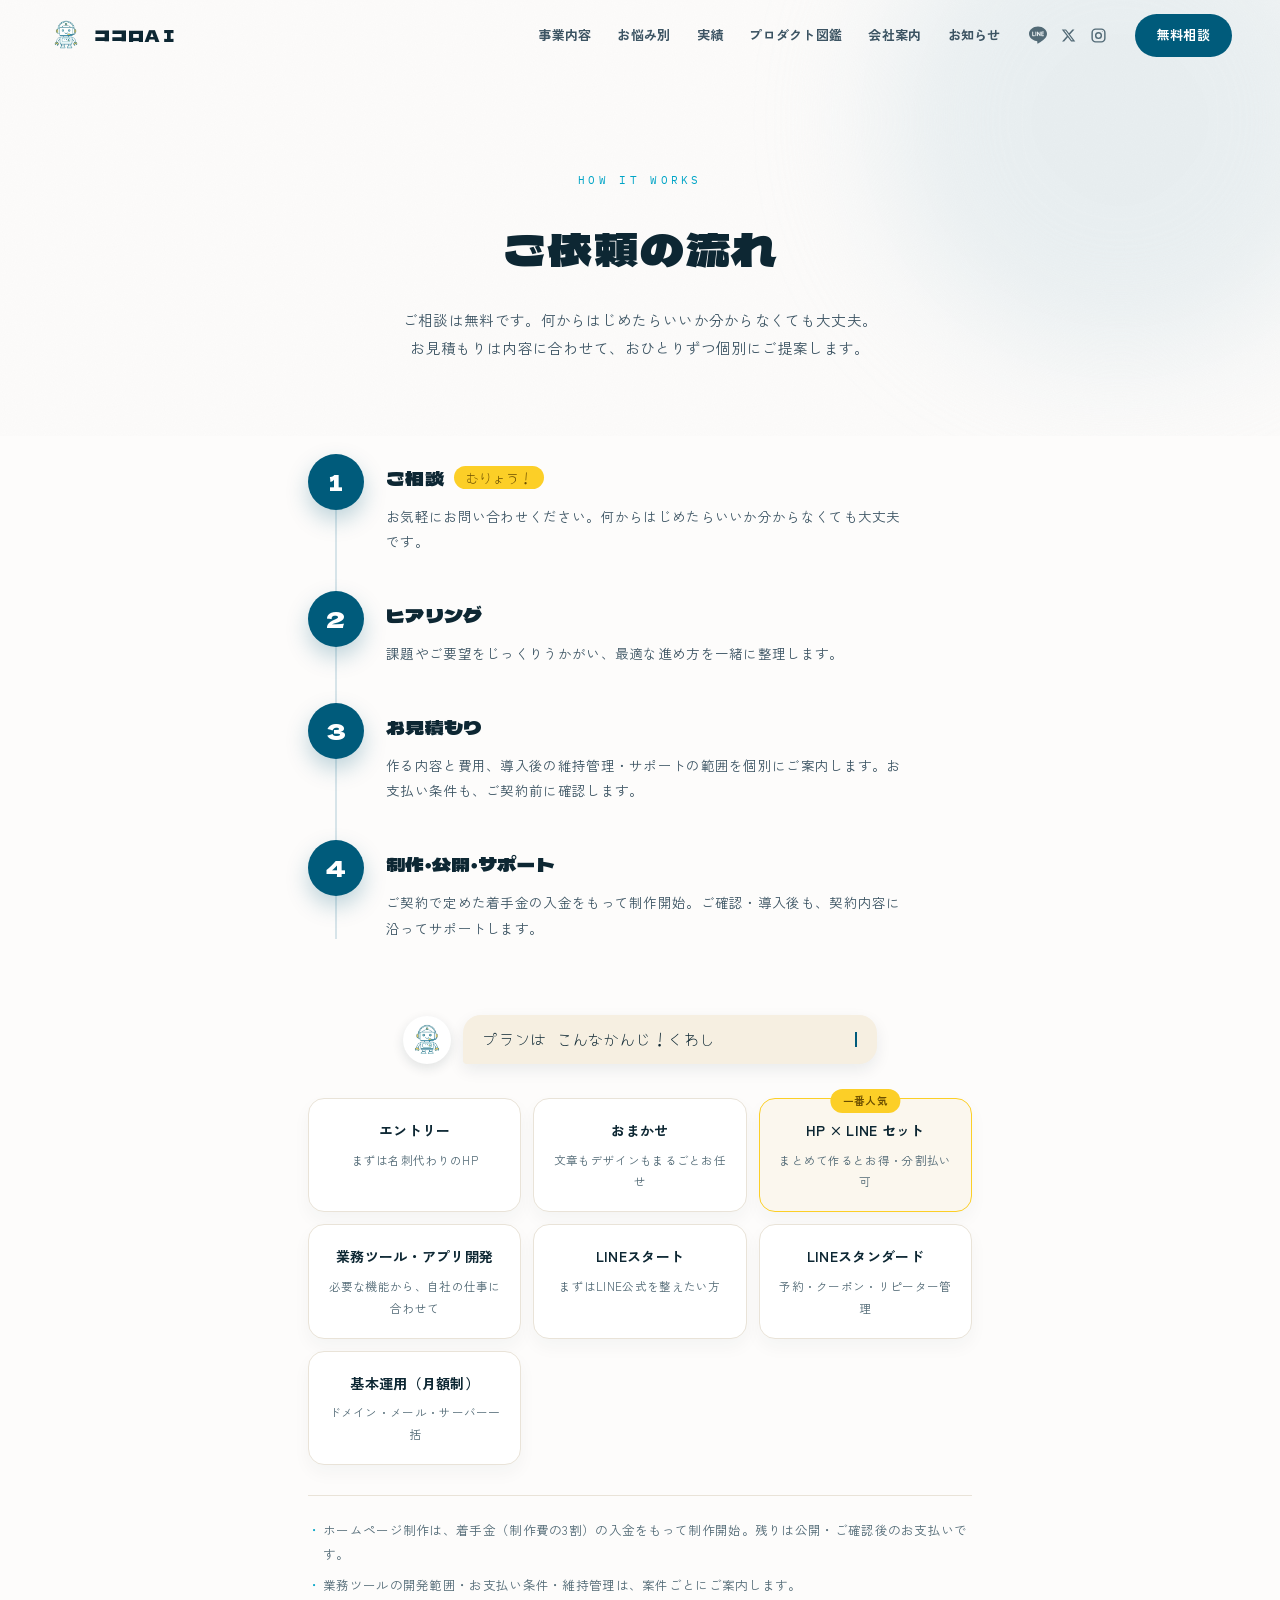
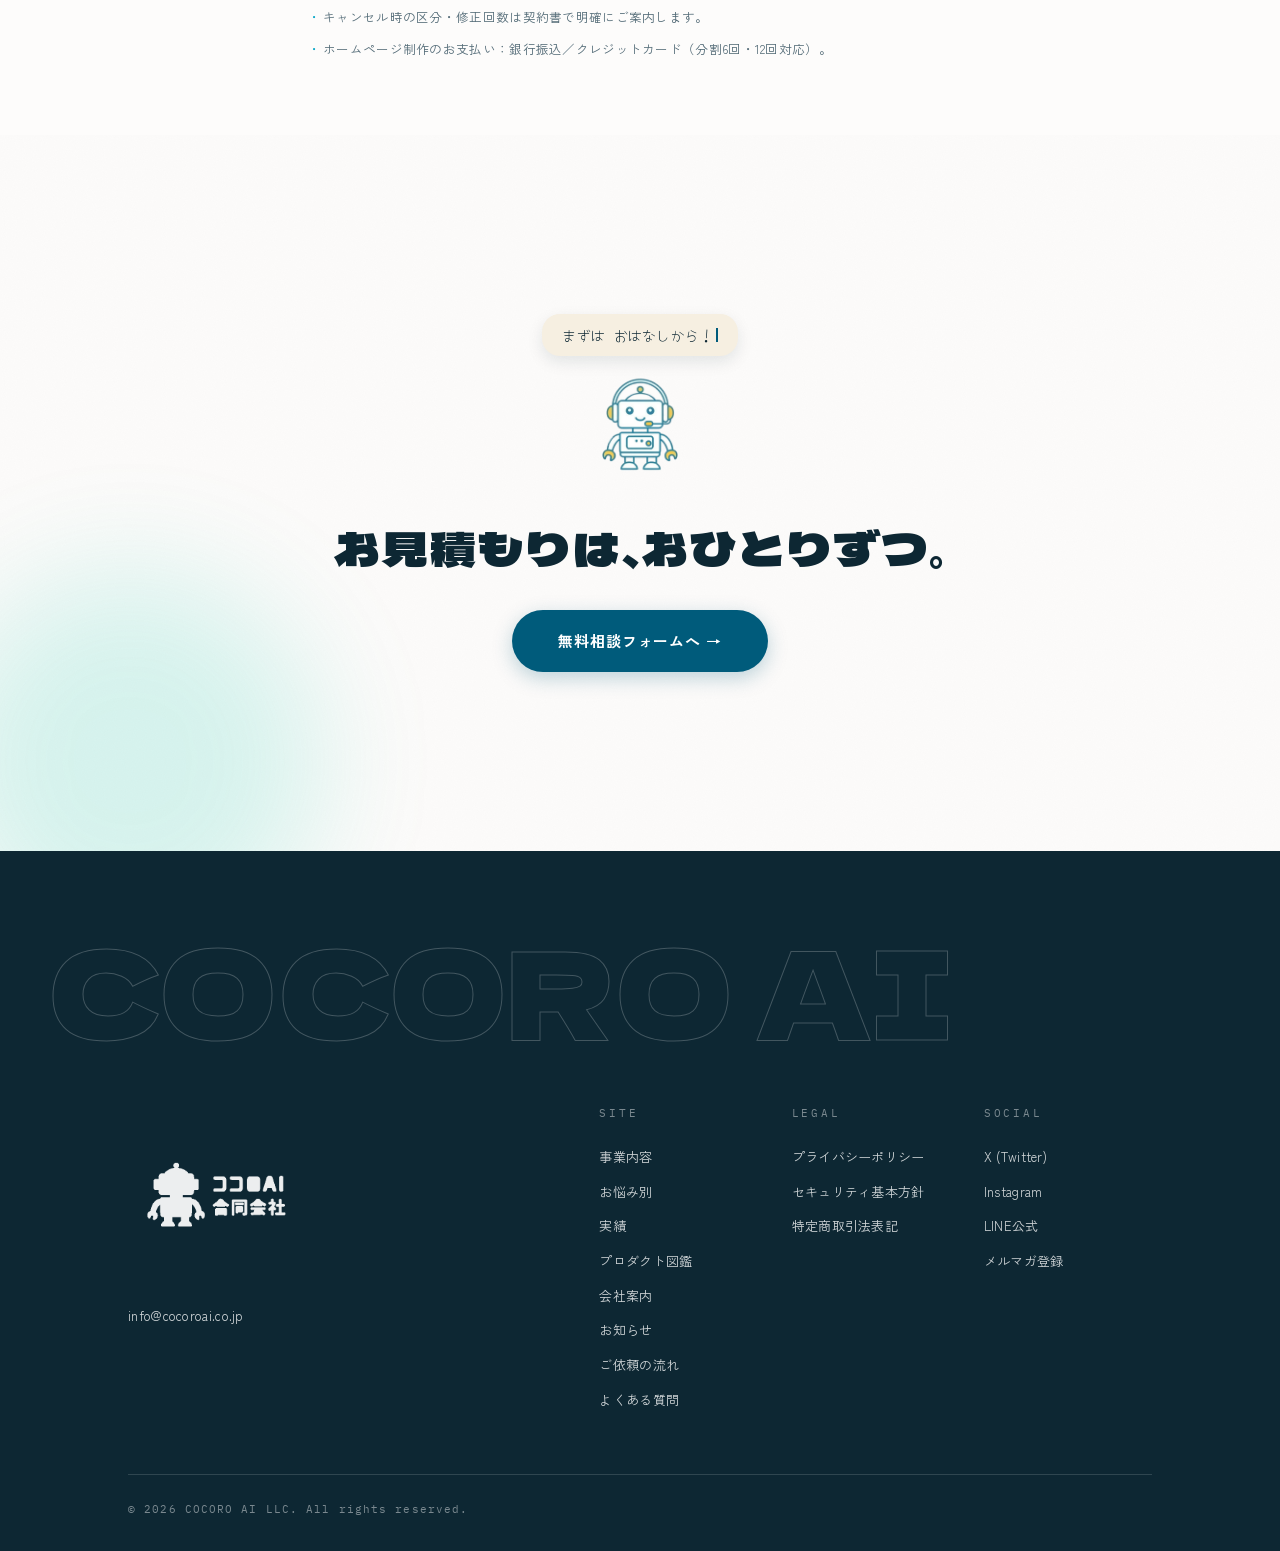
<file: flow.html>
<!DOCTYPE html>
<html lang="ja">
<head>
<meta charset="UTF-8">
<meta name="viewport" content="width=device-width, initial-scale=1.0">
<link rel="icon" href="images/favicon.ico">
<link rel="apple-touch-icon" sizes="180x180" href="images/apple-touch-icon.png">
<title>ご依頼の流れ｜ココロＡＩ合同会社</title>
<meta name="description" content="ご相談から公開、その後のサポートまで。ご依頼の流れとプラン構成をご案内します。初回相談は無料です。">
<link rel="canonical" href="https://cocoroai.co.jp/flow.html">
<meta property="og:title" content="ご依頼の流れ｜ココロＡＩ合同会社">
<meta property="og:description" content="ご相談から公開、その後のサポートまで。ご依頼の流れとプラン構成をご案内します。初回相談は無料です。">
<meta property="og:url" content="https://cocoroai.co.jp/flow.html">
<meta property="og:type" content="website">
<meta property="og:site_name" content="ココロＡＩ合同会社">
<meta property="og:locale" content="ja_JP">
<meta property="og:image" content="https://cocoroai.co.jp/images/ogp.png">
<meta property="og:image:width" content="1200">
<meta property="og:image:height" content="630">
<meta name="twitter:card" content="summary_large_image">
<meta name="twitter:title" content="ご依頼の流れ｜ココロＡＩ合同会社">
<meta name="twitter:description" content="ご相談から公開、その後のサポートまで。ご依頼の流れとプラン構成をご案内します。初回相談は無料です。">
<meta name="twitter:image" content="https://cocoroai.co.jp/images/ogp.png">
<link rel="preconnect" href="https://fonts.googleapis.com">
<link rel="preconnect" href="https://fonts.gstatic.com" crossorigin>
<link href="https://fonts.googleapis.com/css2?family=Dela+Gothic+One&family=IBM+Plex+Mono:wght@400;500&family=Shippori+Mincho+B1:wght@600;800&family=Yomogi&family=Zen+Kaku+Gothic+New:wght@400;500;700&display=swap" rel="stylesheet">
<link rel="stylesheet" href="style.css?v=20261005a">
</head>
<body>

<div class="scroll-progress" aria-hidden="true"></div>

<header class="site-header" id="siteHeader">
  <a class="brand" href="index.html">
    <img src="images/cocorobot.png" alt="" class="brand__robo">
    <span class="brand__name">ココロＡＩ</span>
  </a>
  <nav class="gnav" aria-label="メイン">
    <a href="index.html#services">事業内容</a>
    <a href="solutions.html">お悩み別</a>
    <a href="index.html#works">実績</a>
    <a href="products.html">プロダクト図鑑</a>
    <a href="index.html#about">会社案内</a>
    <a href="news.html">お知らせ</a>
  </nav>
  <div class="header-sns" aria-label="SNS">
    <a href="https://lin.ee/PIJfwYPT" target="_blank" rel="noopener" aria-label="LINE公式"><svg viewBox="0 0 24 24" fill="currentColor" width="18" height="18"><path d="M19.365 9.863c.349 0 .63.285.63.631 0 .345-.281.63-.63.63H17.61v1.125h1.755c.349 0 .63.283.63.63 0 .344-.281.629-.63.629h-2.386c-.345 0-.627-.285-.627-.629V8.108c0-.345.282-.63.63-.63h2.386c.346 0 .627.285.627.63 0 .349-.281.63-.63.63H17.61v1.125h1.755zm-3.855 3.016c0 .27-.174.51-.432.596-.064.021-.133.031-.199.031-.211 0-.391-.09-.51-.25l-2.443-3.317v2.94c0 .344-.279.629-.631.629-.346 0-.626-.285-.626-.629V8.108c0-.27.173-.51.43-.595.06-.023.136-.033.194-.033.195 0 .375.104.495.254l2.462 3.33V8.108c0-.345.282-.63.63-.63.345 0 .63.285.63.63v4.771zm-5.741 0c0 .344-.282.629-.631.629-.345 0-.627-.285-.627-.629V8.108c0-.345.282-.63.63-.63.346 0 .628.285.628.63v4.771zm-2.466.629H4.917c-.345 0-.63-.285-.63-.629V8.108c0-.345.285-.63.63-.63.348 0 .63.285.63.63v4.141h1.756c.348 0 .629.283.629.63 0 .344-.282.629-.629.629M24 10.314C24 4.943 18.615.572 12 .572S0 4.943 0 10.314c0 4.811 4.27 8.842 10.035 9.608.391.082.923.258 1.058.59.12.301.079.766.038 1.08l-.164 1.02c-.045.301-.24 1.186 1.049.645 1.291-.539 6.916-4.078 9.436-6.975C23.176 14.393 24 12.458 24 10.314"/></svg></a>
    <a href="https://x.com/cocoroai_llc" target="_blank" rel="noopener" aria-label="X"><svg viewBox="0 0 24 24" fill="currentColor" width="15" height="15"><path d="M18.244 2.25h3.308l-7.227 8.26 8.502 11.24H16.17l-5.214-6.817L4.99 21.75H1.68l7.73-8.835L1.254 2.25H8.08l4.713 6.231zm-1.161 17.52h1.833L7.084 4.126H5.117z"/></svg></a>
    <a href="https://www.instagram.com/cocoroai.llc/" target="_blank" rel="noopener" aria-label="Instagram"><svg viewBox="0 0 24 24" fill="none" stroke="currentColor" stroke-width="2" width="17" height="17"><rect x="3" y="3" width="18" height="18" rx="5"/><circle cx="12" cy="12" r="4"/><circle cx="17.4" cy="6.6" r="0.6" fill="currentColor" stroke="none"/></svg></a>
  </div>
  <a class="header-cta" href="https://cocoroai-contact.super-night-76d8.workers.dev" target="_blank" rel="noopener">無料相談</a>
  <button class="menu-btn" id="menuBtn" aria-label="メニュー" aria-expanded="false">
    <span></span><span></span>
  </button>
</header>

<div class="drawer" id="drawer">
  <nav aria-label="モバイルメニュー">
    <a href="index.html#services"><i>01</i>事業内容</a>
    <a href="solutions.html"><i>02</i>お悩み別</a>
    <a href="index.html#works"><i>03</i>実績</a>
    <a href="products.html"><i>04</i>プロダクト図鑑</a>
    <a href="index.html#about"><i>05</i>会社案内</a>
    <a href="news.html"><i>06</i>お知らせ</a>
    <a href="faq.html"><i>07</i>よくある質問</a>
    <a href="flow.html"><i>08</i>ご依頼の流れ</a>
    <div class="drawer__sns">
      <a href="https://lin.ee/PIJfwYPT" target="_blank" rel="noopener">LINE</a>
      <a href="https://x.com/cocoroai_llc" target="_blank" rel="noopener">X</a>
      <a href="https://www.instagram.com/cocoroai.llc/" target="_blank" rel="noopener">Instagram</a>
    </div>
    <a class="drawer__cta" href="https://cocoroai-contact.super-night-76d8.workers.dev" target="_blank" rel="noopener">無料相談する →</a>
  </nav>
</div>

<main>
<section class="zk-hero zk-hero--slim">
  <div class="cta__blob cta__blob--a" aria-hidden="true"></div>
  <div class="hero__grain" aria-hidden="true"></div>
  <div class="zk-hero__inner">
    <p class="sec-no">HOW IT WORKS</p>
    <h1 class="zk-hero__title">ご依頼の流れ</h1>
    <p class="zk-hero__lead">ご相談は無料です。何からはじめたらいいか分からなくても大丈夫。<br class="pc">お見積もりは内容に合わせて、おひとりずつ個別にご提案します。</p>
  </div>
</section>

<section class="flow-wrap">
  <ol class="flow">
    <li class="flow-step reveal">
      <span class="flow-step__num">1</span>
      <div>
        <h2>ご相談<span class="flow-step__free font-hand">むりょう！</span></h2>
        <p>お気軽にお問い合わせください。何からはじめたらいいか分からなくても大丈夫です。</p>
      </div>
    </li>
    <li class="flow-step reveal">
      <span class="flow-step__num">2</span>
      <div>
        <h2>ヒアリング</h2>
        <p>課題やご要望をじっくりうかがい、最適な進め方を一緒に整理します。</p>
      </div>
    </li>
    <li class="flow-step reveal">
      <span class="flow-step__num">3</span>
      <div>
        <h2>お見積もり</h2>
        <p>作る内容と費用、導入後の維持管理・サポートの範囲を個別にご案内します。お支払い条件も、ご契約前に確認します。</p>
      </div>
    </li>
    <li class="flow-step reveal">
      <span class="flow-step__num">4</span>
      <div>
        <h2>制作・公開・サポート</h2>
        <p>ご契約で定めた着手金の入金をもって制作開始。ご確認・導入後も、契約内容に沿ってサポートします。</p>
      </div>
    </li>
  </ol>

  <div class="robo-say reveal" style="justify-content:center">
    <img src="images/cocorobot.png" alt="" width="48" height="48">
    <p class="robo-say__bubble font-hand">プランは こんなかんじ！くわしくは そうだんでね</p>
  </div>

  <div class="flow-plans reveal">
    <div class="flow-plan"><h3>エントリー</h3><p>まずは名刺代わりのHP</p></div>
    <div class="flow-plan"><h3>おまかせ</h3><p>文章もデザインもまるごとお任せ</p></div>
    <div class="flow-plan flow-plan--hot"><span class="flow-plan__badge">一番人気</span><h3>HP × LINE セット</h3><p>まとめて作るとお得・分割払い可</p></div>
    <div class="flow-plan"><h3>業務ツール・アプリ開発</h3><p>必要な機能から、自社の仕事に合わせて</p></div>
    <div class="flow-plan"><h3>LINEスタート</h3><p>まずはLINE公式を整えたい方</p></div>
    <div class="flow-plan"><h3>LINEスタンダード</h3><p>予約・クーポン・リピーター管理</p></div>
    <div class="flow-plan"><h3>基本運用（月額制）</h3><p>ドメイン・メール・サーバー一括</p></div>
  </div>

  <ul class="flow-notes reveal">
    <li>ホームページ制作は、着手金（制作費の3割）の入金をもって制作開始。残りは公開・ご確認後のお支払いです。</li>
    <li>業務ツールの開発範囲・お支払い条件・維持管理は、案件ごとにご案内します。</li>
    <li>キャンセル時の区分・修正回数は契約書で明確にご案内します。</li>
    <li>ホームページ制作のお支払い：銀行振込／クレジットカード（分割6回・12回対応）。</li>
  </ul>
</section>

<section class="cta">
  <div class="cta__blob cta__blob--b" aria-hidden="true"></div>
  <div class="hero__grain" aria-hidden="true"></div>
  <div class="cta__inner reveal">
    <p class="cta__bubble font-hand">まずは おはなしから！</p>
    <img class="cta__robo" src="images/cocorobot.png" alt="ココロボちゃん" width="120" height="120">
    <h2 class="cta__title">お見積もりは、おひとりずつ。</h2>
    <a class="btn btn--primary btn--lg" href="https://cocoroai-contact.super-night-76d8.workers.dev" target="_blank" rel="noopener">無料相談フォームへ →</a>
  </div>
</section>

</main>

<footer class="site-footer">
  <p class="footer__big" aria-hidden="true">COCORO AI</p>
  <div class="footer__main">
    <div class="footer__brand">
      <img src="images/cocoroai_logo_full_transparent.png" alt="ココロＡＩ合同会社" width="180">
      <p><a href="mailto:info@cocoroai.co.jp">info@cocoroai.co.jp</a></p>
    </div>
    <nav class="footer__nav" aria-label="フッター">
      <div>
        <p class="footer__h">SITE</p>
        <a href="index.html#services">事業内容</a>
        <a href="solutions.html">お悩み別</a>
        <a href="index.html#works">実績</a>
        <a href="products.html">プロダクト図鑑</a>
        <a href="index.html#about">会社案内</a>
        <a href="news.html">お知らせ</a>
        <a href="flow.html">ご依頼の流れ</a>
        <a href="faq.html">よくある質問</a>
      </div>
      <div>
        <p class="footer__h">LEGAL</p>
        <a href="https://sites.google.com/cocoroai.co.jp/privacy-policy/%E3%83%9B%E3%83%BC%E3%83%A0" target="_blank" rel="noopener">プライバシーポリシー</a>
        <a href="https://sites.google.com/cocoroai.co.jp/security-policy/%E3%83%9B%E3%83%BC%E3%83%A0" target="_blank" rel="noopener">セキュリティ基本方針</a>
        <a href="tokushoho.html">特定商取引法表記</a>
      </div>
      <div>
        <p class="footer__h">SOCIAL</p>
        <a href="https://x.com/cocoroai_llc" target="_blank" rel="noopener">X (Twitter)</a>
        <a href="https://www.instagram.com/cocoroai.llc/" target="_blank" rel="noopener">Instagram</a>
        <a href="https://lin.ee/PIJfwYPT" target="_blank" rel="noopener">LINE公式</a>
        <a href="https://forms.gle/UHa9Uf4ezKq27iVg9" target="_blank" rel="noopener">メルマガ登録</a>
      </div>
    </nav>
  </div>
  <p class="footer__copy">© 2026 COCORO AI LLC. All rights reserved.</p>
</footer>

<script src="main.js?v=20260612j"></script>
</body>
</html>
</file>
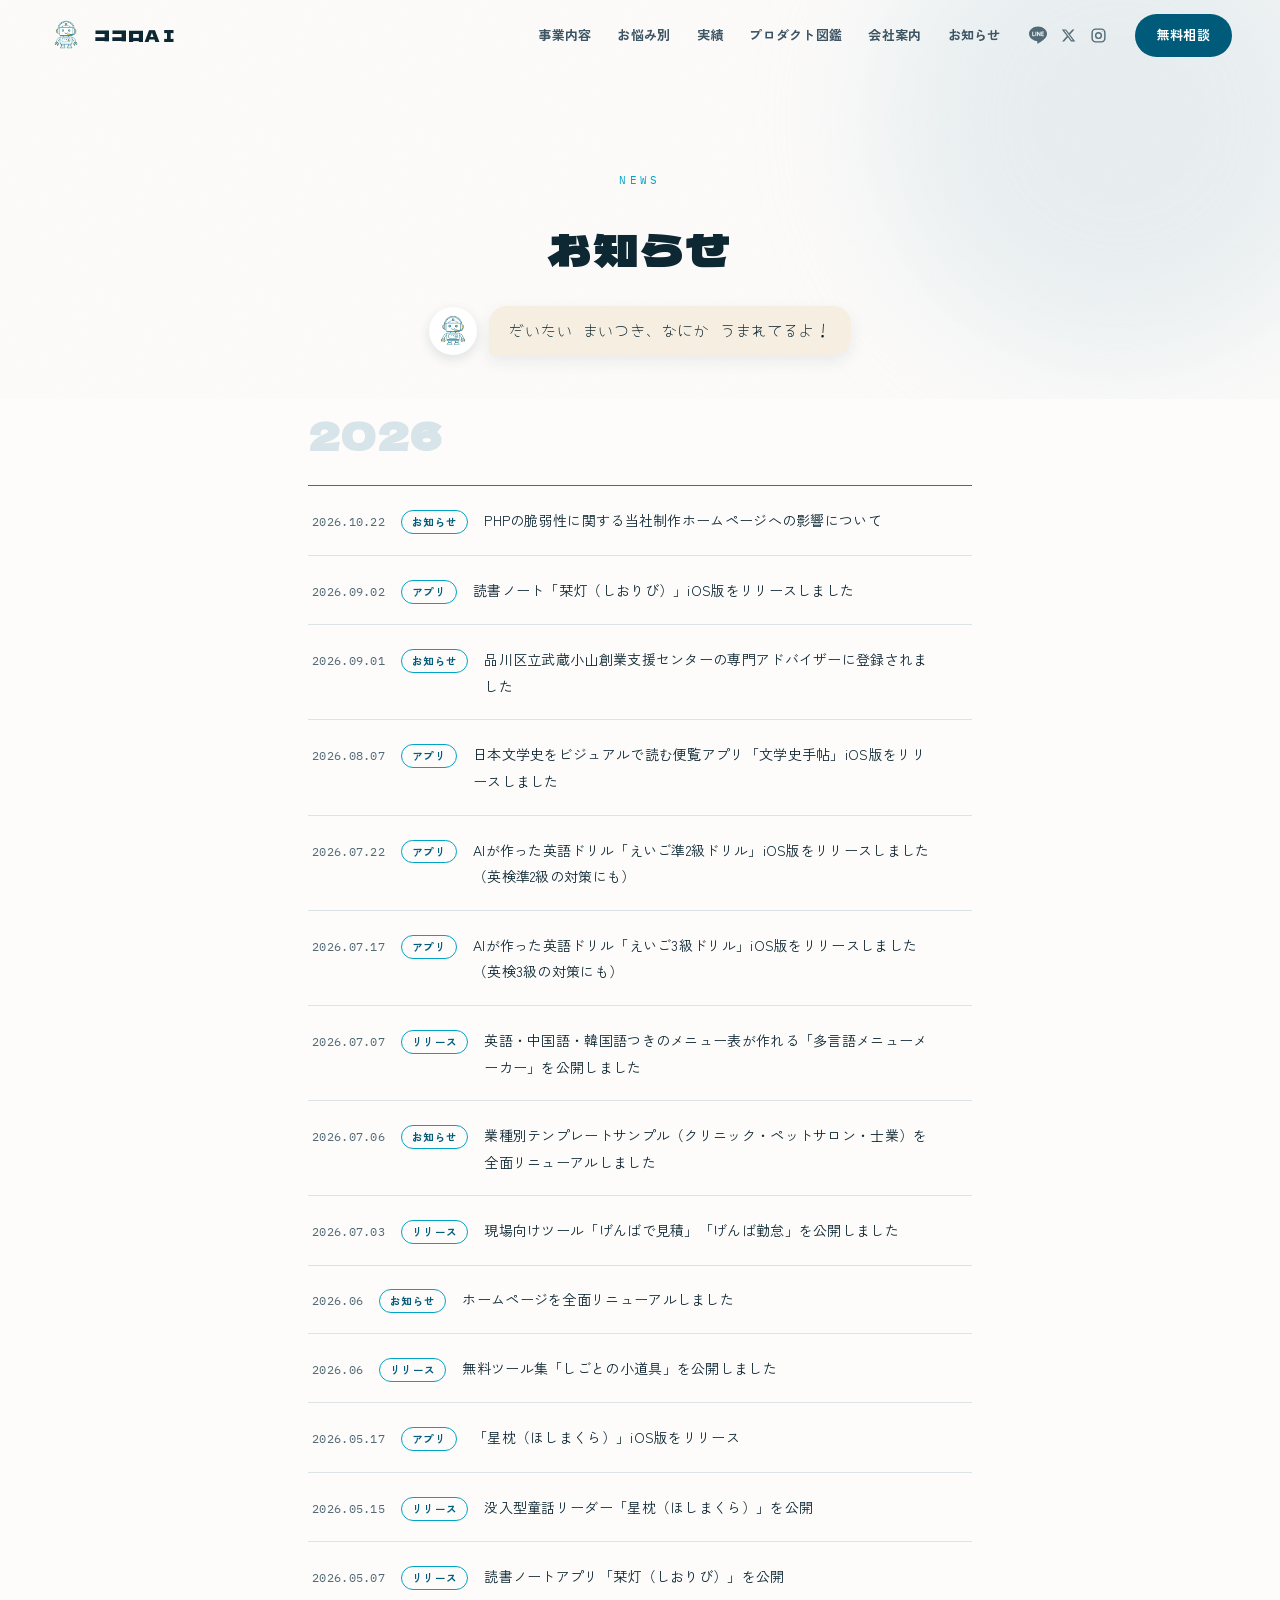
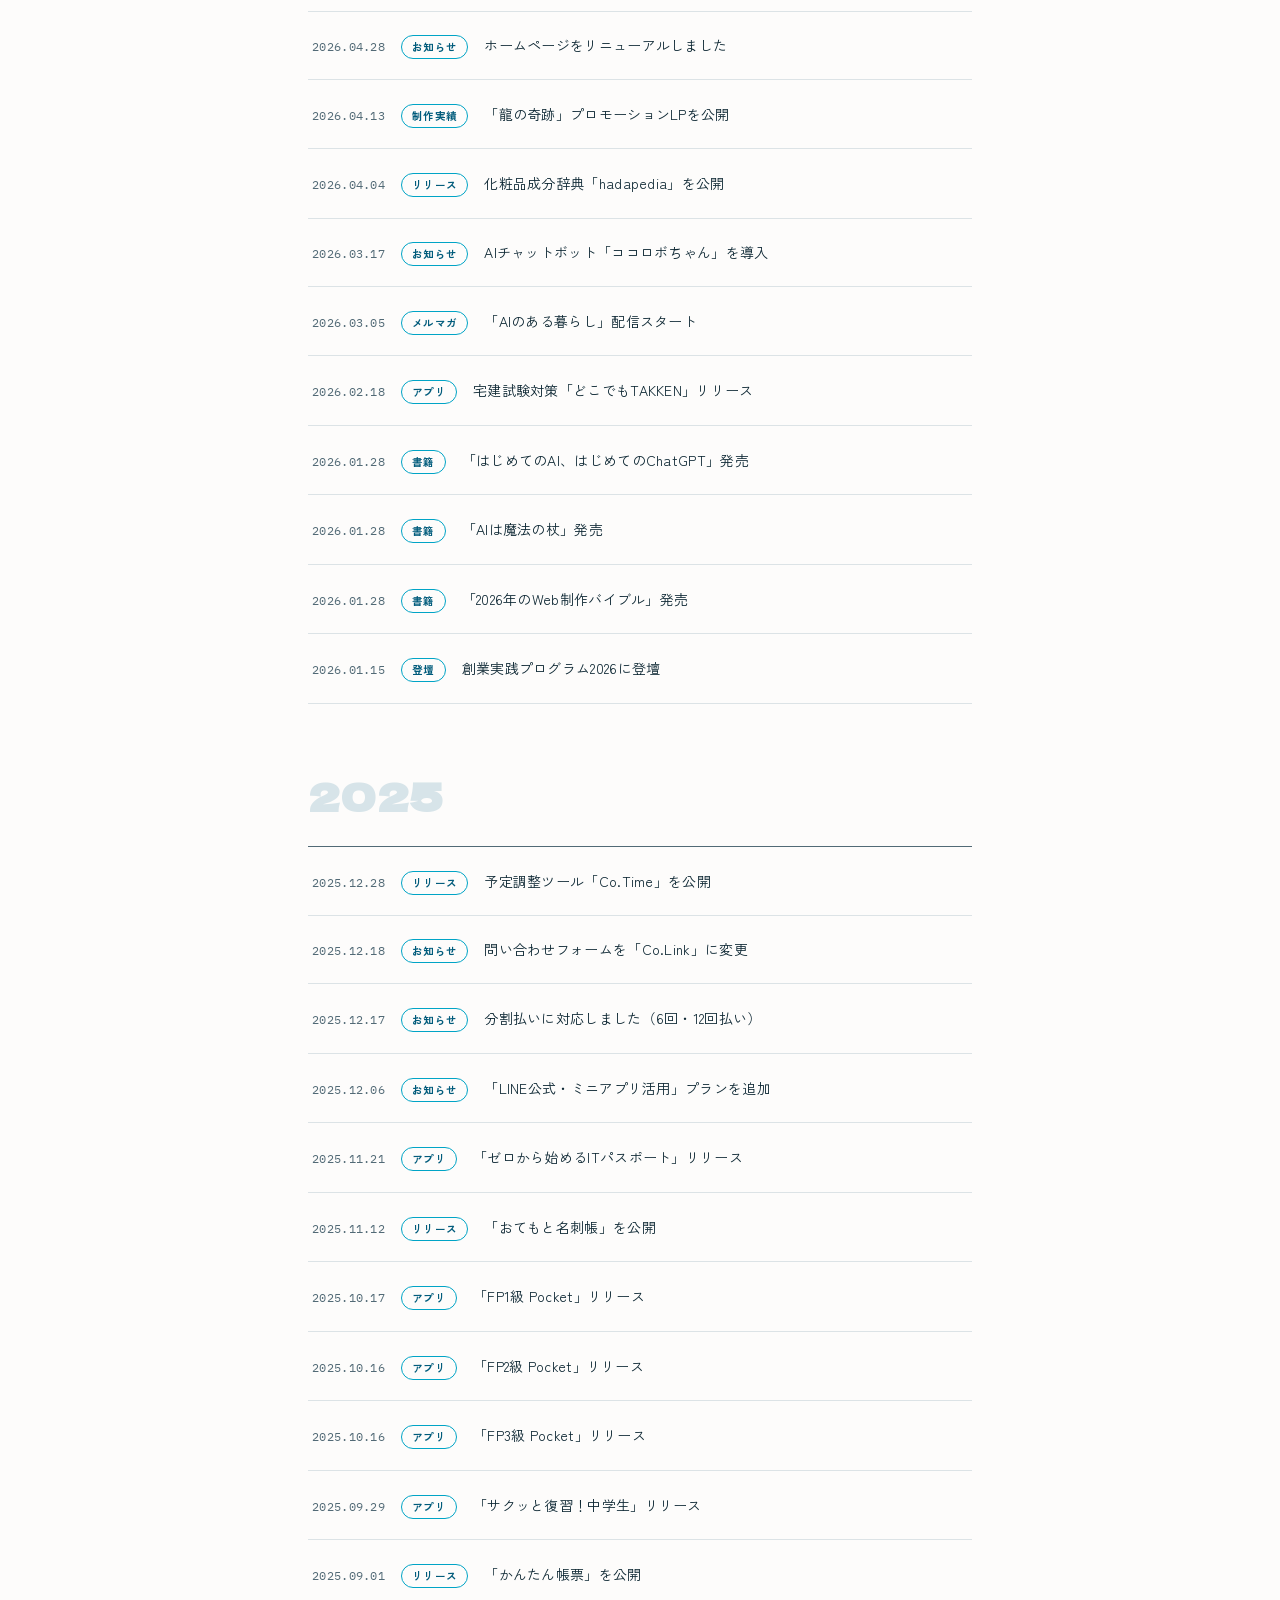
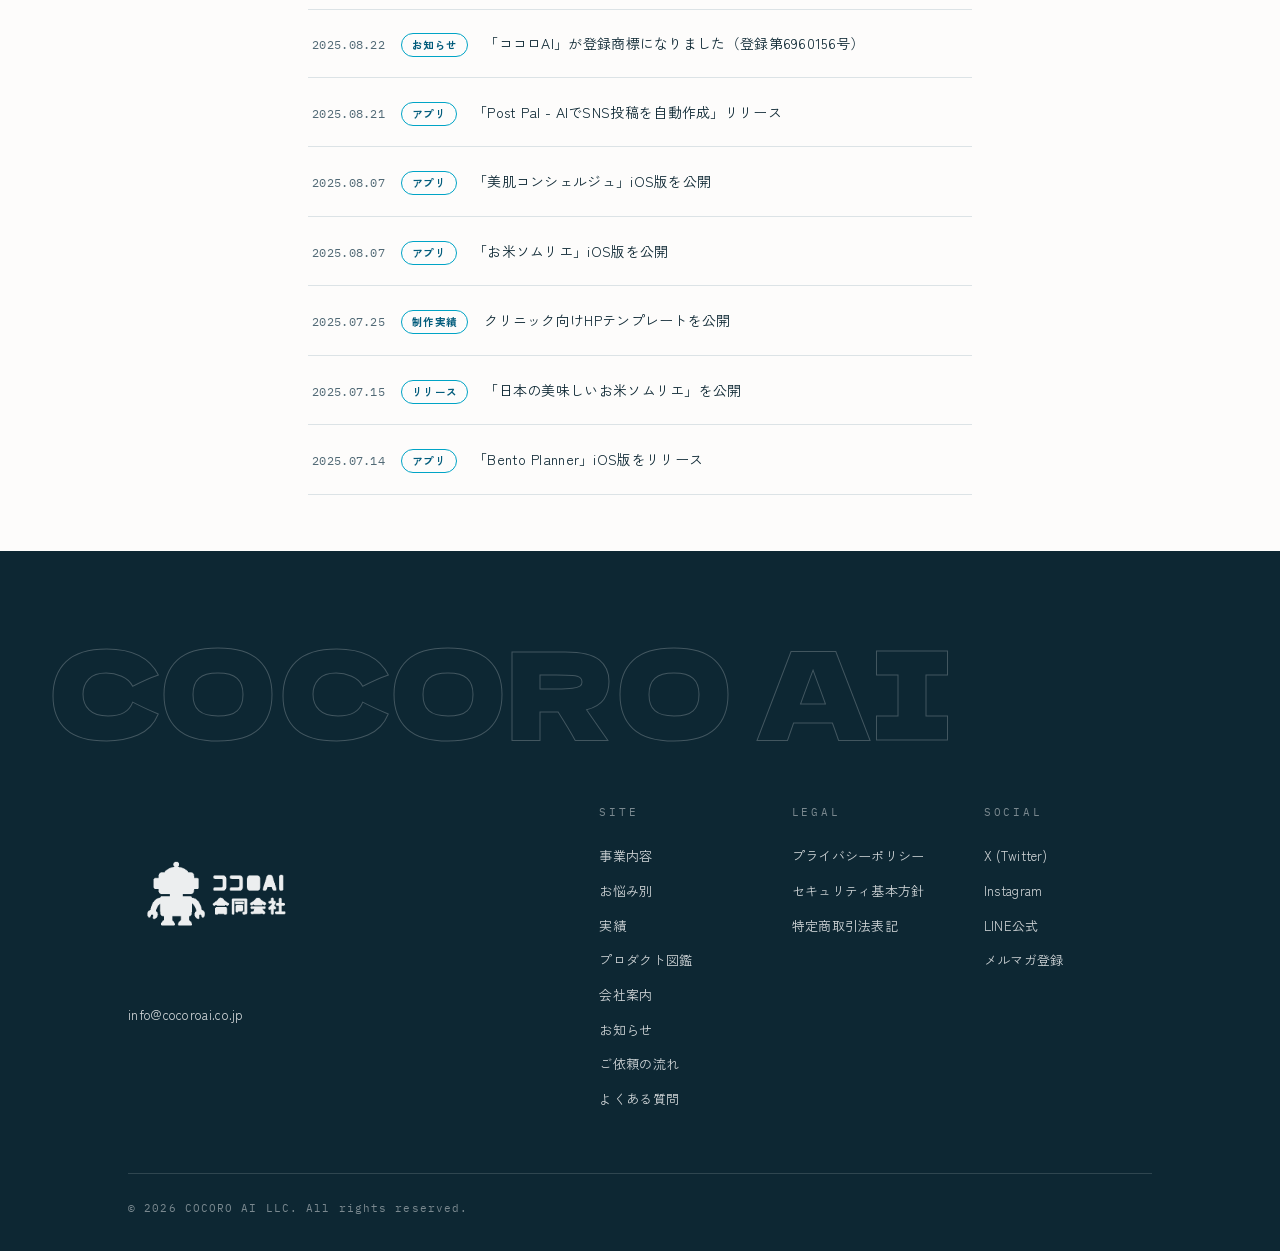
<file: news.html>
<!DOCTYPE html>
<html lang="ja">
<head>
<meta charset="UTF-8">
<meta name="viewport" content="width=device-width, initial-scale=1.0">
<link rel="icon" href="images/favicon.ico">
<link rel="apple-touch-icon" sizes="180x180" href="images/apple-touch-icon.png">
<title>お知らせ｜ココロＡＩ合同会社</title>
<meta name="description" content="ココロＡＩ合同会社のリリース・制作実績・お知らせ。">
<link rel="canonical" href="https://cocoroai.co.jp/news.html">
<meta property="og:title" content="お知らせ｜ココロＡＩ合同会社">
<meta property="og:description" content="ココロＡＩ合同会社のリリース・制作実績・お知らせ。">
<meta property="og:url" content="https://cocoroai.co.jp/news.html">
<meta property="og:type" content="website">
<meta property="og:site_name" content="ココロＡＩ合同会社">
<meta property="og:locale" content="ja_JP">
<meta property="og:image" content="https://cocoroai.co.jp/images/ogp.png">
<meta property="og:image:width" content="1200">
<meta property="og:image:height" content="630">
<meta name="twitter:card" content="summary_large_image">
<meta name="twitter:title" content="お知らせ｜ココロＡＩ合同会社">
<meta name="twitter:description" content="ココロＡＩ合同会社のリリース・制作実績・お知らせ。">
<meta name="twitter:image" content="https://cocoroai.co.jp/images/ogp.png">
<link rel="preconnect" href="https://fonts.googleapis.com">
<link rel="preconnect" href="https://fonts.gstatic.com" crossorigin>
<link href="https://fonts.googleapis.com/css2?family=Dela+Gothic+One&family=IBM+Plex+Mono:wght@400;500&family=Shippori+Mincho+B1:wght@600;800&family=Yomogi&family=Zen+Kaku+Gothic+New:wght@400;500;700&display=swap" rel="stylesheet">
<link rel="stylesheet" href="style.css?v=20261023a">
</head>
<body>

<div class="scroll-progress" aria-hidden="true"></div>

<header class="site-header" id="siteHeader">
  <a class="brand" href="index.html">
    <img src="images/cocorobot.png" alt="" class="brand__robo">
    <span class="brand__name">ココロＡＩ</span>
  </a>
  <nav class="gnav" aria-label="メイン">
    <a href="index.html#services">事業内容</a>
    <a href="solutions.html">お悩み別</a>
    <a href="index.html#works">実績</a>
    <a href="products.html">プロダクト図鑑</a>
    <a href="index.html#about">会社案内</a>
    <a href="news.html" aria-current="page">お知らせ</a>
  </nav>
  <div class="header-sns" aria-label="SNS">
    <a href="https://lin.ee/PIJfwYPT" target="_blank" rel="noopener" aria-label="LINE公式"><svg viewBox="0 0 24 24" fill="currentColor" width="18" height="18"><path d="M19.365 9.863c.349 0 .63.285.63.631 0 .345-.281.63-.63.63H17.61v1.125h1.755c.349 0 .63.283.63.63 0 .344-.281.629-.63.629h-2.386c-.345 0-.627-.285-.627-.629V8.108c0-.345.282-.63.63-.63h2.386c.346 0 .627.285.627.63 0 .349-.281.63-.63.63H17.61v1.125h1.755zm-3.855 3.016c0 .27-.174.51-.432.596-.064.021-.133.031-.199.031-.211 0-.391-.09-.51-.25l-2.443-3.317v2.94c0 .344-.279.629-.631.629-.346 0-.626-.285-.626-.629V8.108c0-.27.173-.51.43-.595.06-.023.136-.033.194-.033.195 0 .375.104.495.254l2.462 3.33V8.108c0-.345.282-.63.63-.63.345 0 .63.285.63.63v4.771zm-5.741 0c0 .344-.282.629-.631.629-.345 0-.627-.285-.627-.629V8.108c0-.345.282-.63.63-.63.346 0 .628.285.628.63v4.771zm-2.466.629H4.917c-.345 0-.63-.285-.63-.629V8.108c0-.345.285-.63.63-.63.348 0 .63.285.63.63v4.141h1.756c.348 0 .629.283.629.63 0 .344-.282.629-.629.629M24 10.314C24 4.943 18.615.572 12 .572S0 4.943 0 10.314c0 4.811 4.27 8.842 10.035 9.608.391.082.923.258 1.058.59.12.301.079.766.038 1.08l-.164 1.02c-.045.301-.24 1.186 1.049.645 1.291-.539 6.916-4.078 9.436-6.975C23.176 14.393 24 12.458 24 10.314"/></svg></a>
    <a href="https://x.com/cocoroai_llc" target="_blank" rel="noopener" aria-label="X"><svg viewBox="0 0 24 24" fill="currentColor" width="15" height="15"><path d="M18.244 2.25h3.308l-7.227 8.26 8.502 11.24H16.17l-5.214-6.817L4.99 21.75H1.68l7.73-8.835L1.254 2.25H8.08l4.713 6.231zm-1.161 17.52h1.833L7.084 4.126H5.117z"/></svg></a>
    <a href="https://www.instagram.com/cocoroai.llc/" target="_blank" rel="noopener" aria-label="Instagram"><svg viewBox="0 0 24 24" fill="none" stroke="currentColor" stroke-width="2" width="17" height="17"><rect x="3" y="3" width="18" height="18" rx="5"/><circle cx="12" cy="12" r="4"/><circle cx="17.4" cy="6.6" r="0.6" fill="currentColor" stroke="none"/></svg></a>
  </div>
  <a class="header-cta" href="https://cocoroai-contact.super-night-76d8.workers.dev" target="_blank" rel="noopener">無料相談</a>
  <button class="menu-btn" id="menuBtn" aria-label="メニュー" aria-expanded="false">
    <span></span><span></span>
  </button>
</header>

<div class="drawer" id="drawer">
  <nav aria-label="モバイルメニュー">
    <a href="index.html#services"><i>01</i>事業内容</a>
    <a href="solutions.html"><i>02</i>お悩み別</a>
    <a href="index.html#works"><i>03</i>実績</a>
    <a href="products.html"><i>04</i>プロダクト図鑑</a>
    <a href="index.html#about"><i>05</i>会社案内</a>
    <a href="news.html"><i>06</i>お知らせ</a>
    <a href="faq.html"><i>07</i>よくある質問</a>
    <a href="flow.html"><i>08</i>ご依頼の流れ</a>
    <div class="drawer__sns">
      <a href="https://lin.ee/PIJfwYPT" target="_blank" rel="noopener">LINE</a>
      <a href="https://x.com/cocoroai_llc" target="_blank" rel="noopener">X</a>
      <a href="https://www.instagram.com/cocoroai.llc/" target="_blank" rel="noopener">Instagram</a>
    </div>
    <a class="drawer__cta" href="https://cocoroai-contact.super-night-76d8.workers.dev" target="_blank" rel="noopener">無料相談する →</a>
  </nav>
</div>

<main>

<section class="zk-hero zk-hero--slim">
  <div class="cta__blob cta__blob--a" aria-hidden="true"></div>
  <div class="hero__grain" aria-hidden="true"></div>
  <div class="zk-hero__inner">
    <p class="sec-no">NEWS</p>
    <h1 class="zk-hero__title">お知らせ</h1>
    <div class="robo-say robo-say--center">
      <img src="images/cocorobot.png" alt="" width="48" height="48">
      <p class="robo-say__bubble font-hand">だいたい まいつき、なにか うまれてるよ！</p>
    </div>
  </div>
</section>

<section class="news-year">
  <h2 class="news-year__h reveal">2026</h2>
  <ul class="news-list reveal">
    <li><a class="news-link" href="news/php-2026.html"><time>2026.10.22</time><span class="news-tag">お知らせ</span><p>PHPの脆弱性に関する当社制作ホームページへの影響について</p><span class="news-arrow" aria-hidden="true">→</span></a></li>
    <li><a class="news-link" href="https://apps.apple.com/us/app/%E6%A0%9E%E7%81%AF-%E3%81%BB%E3%82%93%E3%81%AE%E3%82%8A%E7%81%AF%E3%82%8B%E8%AA%AD%E6%9B%B8%E3%83%8E%E3%83%BC%E3%83%88/id6799999846" target="_blank" rel="noopener"><time>2026.09.02</time><span class="news-tag">アプリ</span><p>読書ノート「栞灯（しおりび）」iOS版をリリースしました</p><span class="news-arrow" aria-hidden="true">→</span></a></li>
    <li><a class="news-link" href="news/musashikoyama-2026.html"><time>2026.09.01</time><span class="news-tag">お知らせ</span><p>品川区立武蔵小山創業支援センターの専門アドバイザーに登録されました</p><span class="news-arrow" aria-hidden="true">→</span></a></li>
    <li><a class="news-link" href="https://apps.apple.com/jp/app/id6797441987" target="_blank" rel="noopener"><time>2026.08.07</time><span class="news-tag">アプリ</span><p>日本文学史をビジュアルで読む便覧アプリ「文学史手帖」iOS版をリリースしました</p><span class="news-arrow" aria-hidden="true">→</span></a></li>
    <li><a class="news-link" href="https://apps.apple.com/jp/app/id6791856985" target="_blank" rel="noopener"><time>2026.07.22</time><span class="news-tag">アプリ</span><p>AIが作った英語ドリル「えいご準2級ドリル」iOS版をリリースしました（英検準2級の対策にも）</p><span class="news-arrow" aria-hidden="true">→</span></a></li>
    <li><a class="news-link" href="https://apps.apple.com/jp/app/id6791572456" target="_blank" rel="noopener"><time>2026.07.17</time><span class="news-tag">アプリ</span><p>AIが作った英語ドリル「えいご3級ドリル」iOS版をリリースしました（英検3級の対策にも）</p><span class="news-arrow" aria-hidden="true">→</span></a></li>
    <li><a class="news-link" href="https://cocoroai-tools.pages.dev/tools/multilingual-menu/" target="_blank" rel="noopener"><time>2026.07.07</time><span class="news-tag">リリース</span><p>英語・中国語・韓国語つきのメニュー表が作れる「多言語メニューメーカー」を公開しました</p><span class="news-arrow" aria-hidden="true">→</span></a></li>
    <li><a class="news-link" href="https://cocoroai.github.io/clinic-website-template/" target="_blank" rel="noopener"><time>2026.07.06</time><span class="news-tag">お知らせ</span><p>業種別テンプレートサンプル（クリニック・ペットサロン・士業）を全面リニューアルしました</p><span class="news-arrow" aria-hidden="true">→</span></a></li>
    <li><a class="news-link" href="https://cocoroai-tools.pages.dev/tools/genba-mitsumori/" target="_blank" rel="noopener"><time>2026.07.03</time><span class="news-tag">リリース</span><p>現場向けツール「げんばで見積」「げんば勤怠」を公開しました</p><span class="news-arrow" aria-hidden="true">→</span></a></li>
    <li><span class="news-link news-link--plain"><time>2026.06</time><span class="news-tag">お知らせ</span><p>ホームページを全面リニューアルしました</p></span></li>
    <li><a class="news-link" href="https://cocoroai-tools.pages.dev" target="_blank" rel="noopener"><time>2026.06</time><span class="news-tag">リリース</span><p>無料ツール集「しごとの小道具」を公開しました</p><span class="news-arrow" aria-hidden="true">→</span></a></li>
    <li><a class="news-link" href="https://apps.apple.com/us/app/%E6%98%9F%E6%9E%95/id6769673924" target="_blank" rel="noopener"><time>2026.05.17</time><span class="news-tag">アプリ</span><p>「星枕（ほしまくら）」iOS版をリリース</p><span class="news-arrow" aria-hidden="true">→</span></a></li>
    <li><a class="news-link" href="https://hoshimakura.cocoroai.co.jp/" target="_blank" rel="noopener"><time>2026.05.15</time><span class="news-tag">リリース</span><p>没入型童話リーダー「星枕（ほしまくら）」を公開</p><span class="news-arrow" aria-hidden="true">→</span></a></li>
    <li><a class="news-link" href="https://shiolibi.super-night-76d8.workers.dev/guide" target="_blank" rel="noopener"><time>2026.05.07</time><span class="news-tag">リリース</span><p>読書ノートアプリ「栞灯（しおりび）」を公開</p><span class="news-arrow" aria-hidden="true">→</span></a></li>
    <li><span class="news-link news-link--plain"><time>2026.04.28</time><span class="news-tag">お知らせ</span><p>ホームページをリニューアルしました</p></span></li>
    <li><a class="news-link" href="https://inz-ryu.jp/" target="_blank" rel="noopener"><time>2026.04.13</time><span class="news-tag">制作実績</span><p>「龍の奇跡」プロモーションLPを公開</p><span class="news-arrow" aria-hidden="true">→</span></a></li>
    <li><a class="news-link" href="https://hadapedia.cocoroai.co.jp/" target="_blank" rel="noopener"><time>2026.04.04</time><span class="news-tag">リリース</span><p>化粧品成分辞典「hadapedia」を公開</p><span class="news-arrow" aria-hidden="true">→</span></a></li>
    <li><span class="news-link news-link--plain"><time>2026.03.17</time><span class="news-tag">お知らせ</span><p>AIチャットボット「ココロボちゃん」を導入</p></span></li>
    <li><a class="news-link" href="https://forms.gle/UHa9Uf4ezKq27iVg9" target="_blank" rel="noopener"><time>2026.03.05</time><span class="news-tag">メルマガ</span><p>「AIのある暮らし」配信スタート</p><span class="news-arrow" aria-hidden="true">→</span></a></li>
    <li><a class="news-link" href="https://apps.apple.com/us/app/id6759184650" target="_blank" rel="noopener"><time>2026.02.18</time><span class="news-tag">アプリ</span><p>宅建試験対策「どこでもTAKKEN」リリース</p><span class="news-arrow" aria-hidden="true">→</span></a></li>
    <li><a class="news-link" href="news/ai-book-2026.html"><time>2026.01.28</time><span class="news-tag">書籍</span><p>「はじめてのAI、はじめてのChatGPT」発売</p><span class="news-arrow" aria-hidden="true">→</span></a></li>
    <li><a class="news-link" href="news/ai-magic-wand-2026.html"><time>2026.01.28</time><span class="news-tag">書籍</span><p>「AIは魔法の杖」発売</p><span class="news-arrow" aria-hidden="true">→</span></a></li>
    <li><a class="news-link" href="news/web-bible-2026.html"><time>2026.01.28</time><span class="news-tag">書籍</span><p>「2026年のWeb制作バイブル」発売</p><span class="news-arrow" aria-hidden="true">→</span></a></li>
    <li><a class="news-link" href="news/inzai-2026.html"><time>2026.01.15</time><span class="news-tag">登壇</span><p>創業実践プログラム2026に登壇</p><span class="news-arrow" aria-hidden="true">→</span></a></li>
  </ul>
</section>

<section class="news-year">
  <h2 class="news-year__h reveal">2025</h2>
  <ul class="news-list reveal">
    <li><a class="news-link" href="https://cotime.cocoroai.co.jp" target="_blank" rel="noopener"><time>2025.12.28</time><span class="news-tag">リリース</span><p>予定調整ツール「Co.Time」を公開</p><span class="news-arrow" aria-hidden="true">→</span></a></li>
    <li><span class="news-link news-link--plain"><time>2025.12.18</time><span class="news-tag">お知らせ</span><p>問い合わせフォームを「Co.Link」に変更</p></span></li>
    <li><a class="news-link" href="flow.html"><time>2025.12.17</time><span class="news-tag">お知らせ</span><p>分割払いに対応しました（6回・12回払い）</p><span class="news-arrow" aria-hidden="true">→</span></a></li>
    <li><a class="news-link" href="flow.html"><time>2025.12.06</time><span class="news-tag">お知らせ</span><p>「LINE公式・ミニアプリ活用」プランを追加</p><span class="news-arrow" aria-hidden="true">→</span></a></li>
    <li><a class="news-link" href="https://apps.apple.com/us/app/id6755469573" target="_blank" rel="noopener"><time>2025.11.21</time><span class="news-tag">アプリ</span><p>「ゼロから始めるITパスポート」リリース</p><span class="news-arrow" aria-hidden="true">→</span></a></li>
    <li><a class="news-link" href="https://meishi.cocoroai.co.jp/" target="_blank" rel="noopener"><time>2025.11.12</time><span class="news-tag">リリース</span><p>「おてもと名刺帳」を公開</p><span class="news-arrow" aria-hidden="true">→</span></a></li>
    <li><a class="news-link" href="https://apps.apple.com/us/app/id6754008783" target="_blank" rel="noopener"><time>2025.10.17</time><span class="news-tag">アプリ</span><p>「FP1級 Pocket」リリース</p><span class="news-arrow" aria-hidden="true">→</span></a></li>
    <li><a class="news-link" href="https://apps.apple.com/us/app/id6753967720" target="_blank" rel="noopener"><time>2025.10.16</time><span class="news-tag">アプリ</span><p>「FP2級 Pocket」リリース</p><span class="news-arrow" aria-hidden="true">→</span></a></li>
    <li><a class="news-link" href="https://apps.apple.com/app/fp3-pocket/id6753855233" target="_blank" rel="noopener"><time>2025.10.16</time><span class="news-tag">アプリ</span><p>「FP3級 Pocket」リリース</p><span class="news-arrow" aria-hidden="true">→</span></a></li>
    <li><a class="news-link" href="https://apps.apple.com/us/app/id6752938393" target="_blank" rel="noopener"><time>2025.09.29</time><span class="news-tag">アプリ</span><p>「サクッと復習！中学生」リリース</p><span class="news-arrow" aria-hidden="true">→</span></a></li>
    <li><a class="news-link" href="https://chouhyo.cocoroai.co.jp/" target="_blank" rel="noopener"><time>2025.09.01</time><span class="news-tag">リリース</span><p>「かんたん帳票」を公開</p><span class="news-arrow" aria-hidden="true">→</span></a></li>
    <li><span class="news-link news-link--plain"><time>2025.08.22</time><span class="news-tag">お知らせ</span><p>「ココロAI」が登録商標になりました（登録第6960156号）</p></span></li>
    <li><a class="news-link" href="https://apps.apple.com/jp/app/post-pal/id6749898580" target="_blank" rel="noopener"><time>2025.08.21</time><span class="news-tag">アプリ</span><p>「Post Pal - AIでSNS投稿を自動作成」リリース</p><span class="news-arrow" aria-hidden="true">→</span></a></li>
    <li><a class="news-link" href="https://bihadaconcierge.cocoroai.co.jp/" target="_blank" rel="noopener"><time>2025.08.07</time><span class="news-tag">アプリ</span><p>「美肌コンシェルジュ」iOS版を公開</p><span class="news-arrow" aria-hidden="true">→</span></a></li>
    <li><a class="news-link" href="https://rice.cocoroai.co.jp/" target="_blank" rel="noopener"><time>2025.08.07</time><span class="news-tag">アプリ</span><p>「お米ソムリエ」iOS版を公開</p><span class="news-arrow" aria-hidden="true">→</span></a></li>
    <li><a class="news-link" href="https://cocoroai.github.io/clinic-website-template/" target="_blank" rel="noopener"><time>2025.07.25</time><span class="news-tag">制作実績</span><p>クリニック向けHPテンプレートを公開</p><span class="news-arrow" aria-hidden="true">→</span></a></li>
    <li><a class="news-link" href="https://rice.cocoroai.co.jp/" target="_blank" rel="noopener"><time>2025.07.15</time><span class="news-tag">リリース</span><p>「日本の美味しいお米ソムリエ」を公開</p><span class="news-arrow" aria-hidden="true">→</span></a></li>
    <li><a class="news-link" href="https://apps.apple.com/us/app/bento-planner/id6748500612" target="_blank" rel="noopener"><time>2025.07.14</time><span class="news-tag">アプリ</span><p>「Bento Planner」iOS版をリリース</p><span class="news-arrow" aria-hidden="true">→</span></a></li>
  </ul>
</section>

</main>

<footer class="site-footer">
  <p class="footer__big" aria-hidden="true">COCORO AI</p>
  <div class="footer__main">
    <div class="footer__brand">
      <img src="images/cocoroai_logo_full_transparent.png" alt="ココロＡＩ合同会社" width="180">
      <p><a href="mailto:info@cocoroai.co.jp">info@cocoroai.co.jp</a></p>
    </div>
    <nav class="footer__nav" aria-label="フッター">
      <div>
        <p class="footer__h">SITE</p>
        <a href="index.html#services">事業内容</a>
        <a href="solutions.html">お悩み別</a>
        <a href="index.html#works">実績</a>
        <a href="products.html">プロダクト図鑑</a>
        <a href="index.html#about">会社案内</a>
        <a href="news.html">お知らせ</a>
        <a href="flow.html">ご依頼の流れ</a>
        <a href="faq.html">よくある質問</a>
      </div>
      <div>
        <p class="footer__h">LEGAL</p>
        <a href="https://sites.google.com/cocoroai.co.jp/privacy-policy/%E3%83%9B%E3%83%BC%E3%83%A0" target="_blank" rel="noopener">プライバシーポリシー</a>
        <a href="https://sites.google.com/cocoroai.co.jp/security-policy/%E3%83%9B%E3%83%BC%E3%83%A0" target="_blank" rel="noopener">セキュリティ基本方針</a>
        <a href="tokushoho.html">特定商取引法表記</a>
      </div>
      <div>
        <p class="footer__h">SOCIAL</p>
        <a href="https://x.com/cocoroai_llc" target="_blank" rel="noopener">X (Twitter)</a>
        <a href="https://www.instagram.com/cocoroai.llc/" target="_blank" rel="noopener">Instagram</a>
        <a href="https://lin.ee/PIJfwYPT" target="_blank" rel="noopener">LINE公式</a>
        <a href="https://forms.gle/UHa9Uf4ezKq27iVg9" target="_blank" rel="noopener">メルマガ登録</a>
      </div>
    </nav>
  </div>
  <p class="footer__copy">© 2026 COCORO AI LLC. All rights reserved.</p>
</footer>

<script src="main.js?v=20261023a"></script>
</body>
</html>
</file>
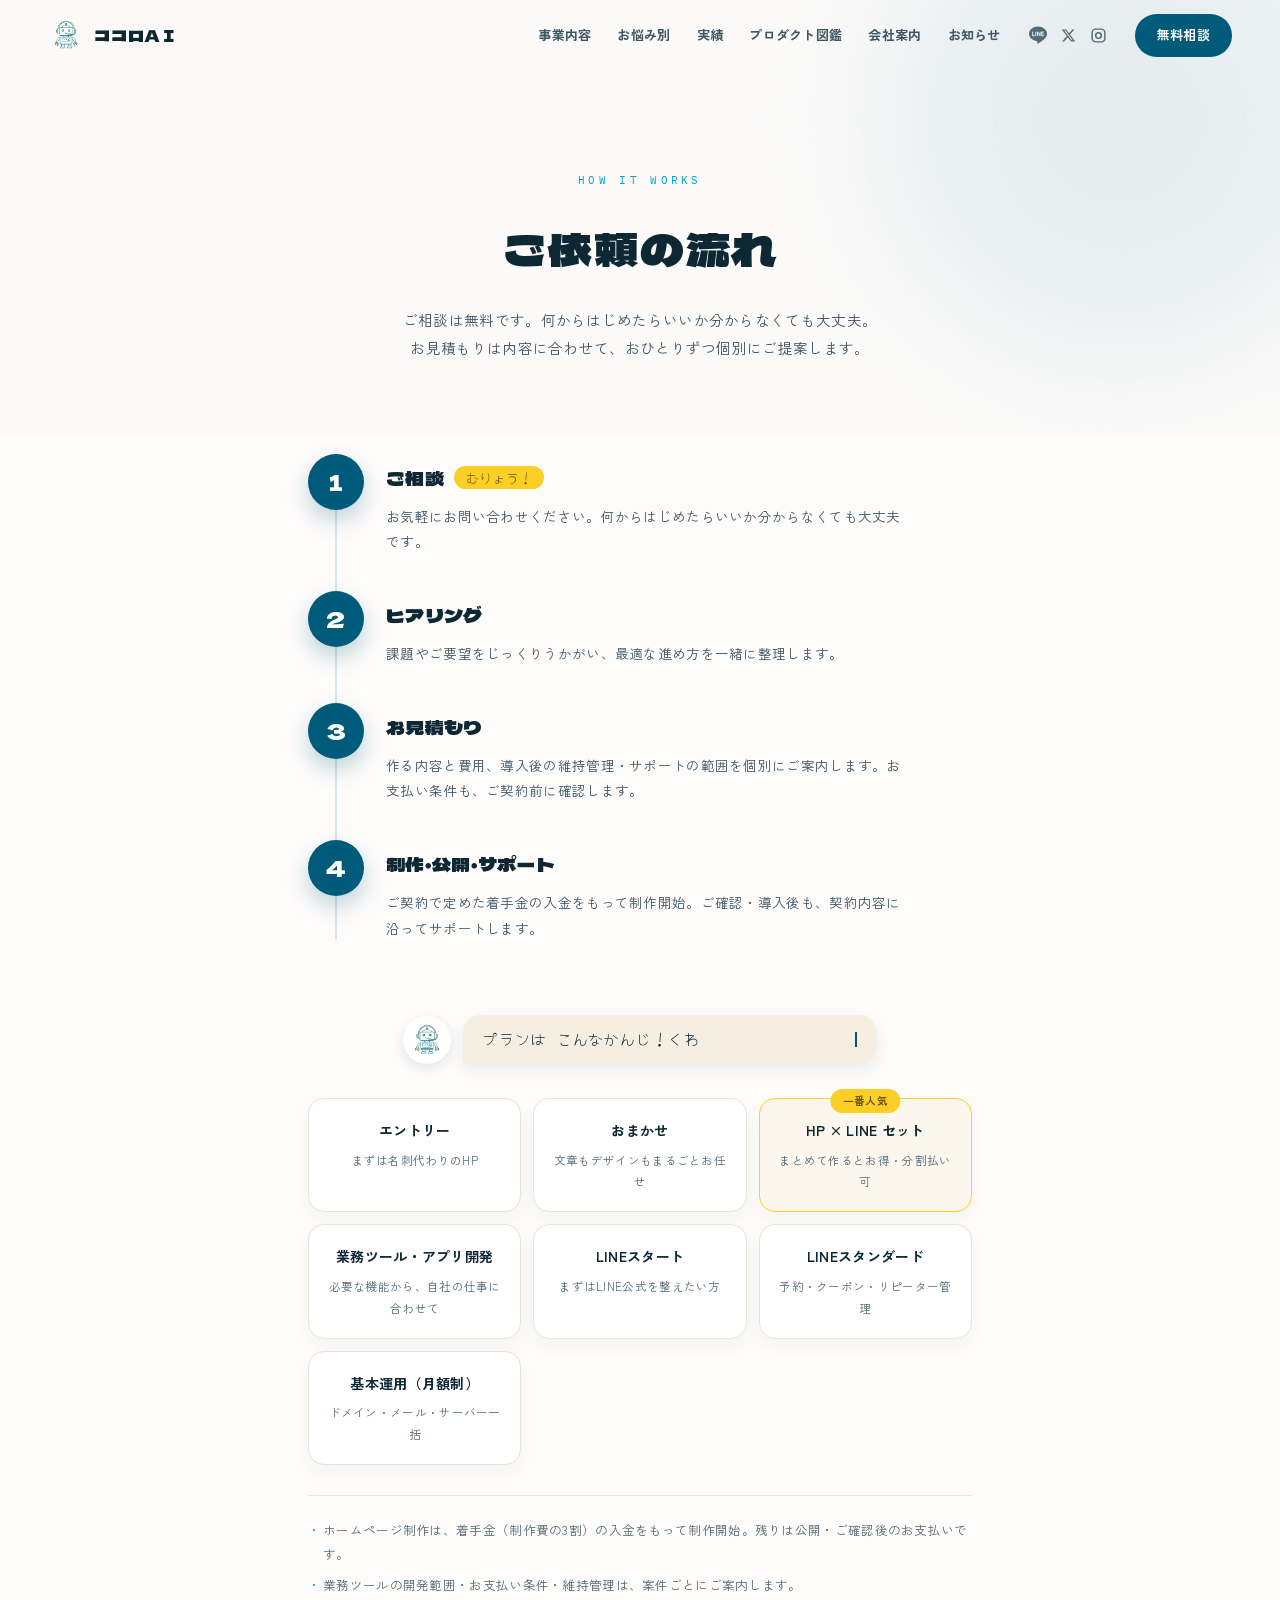
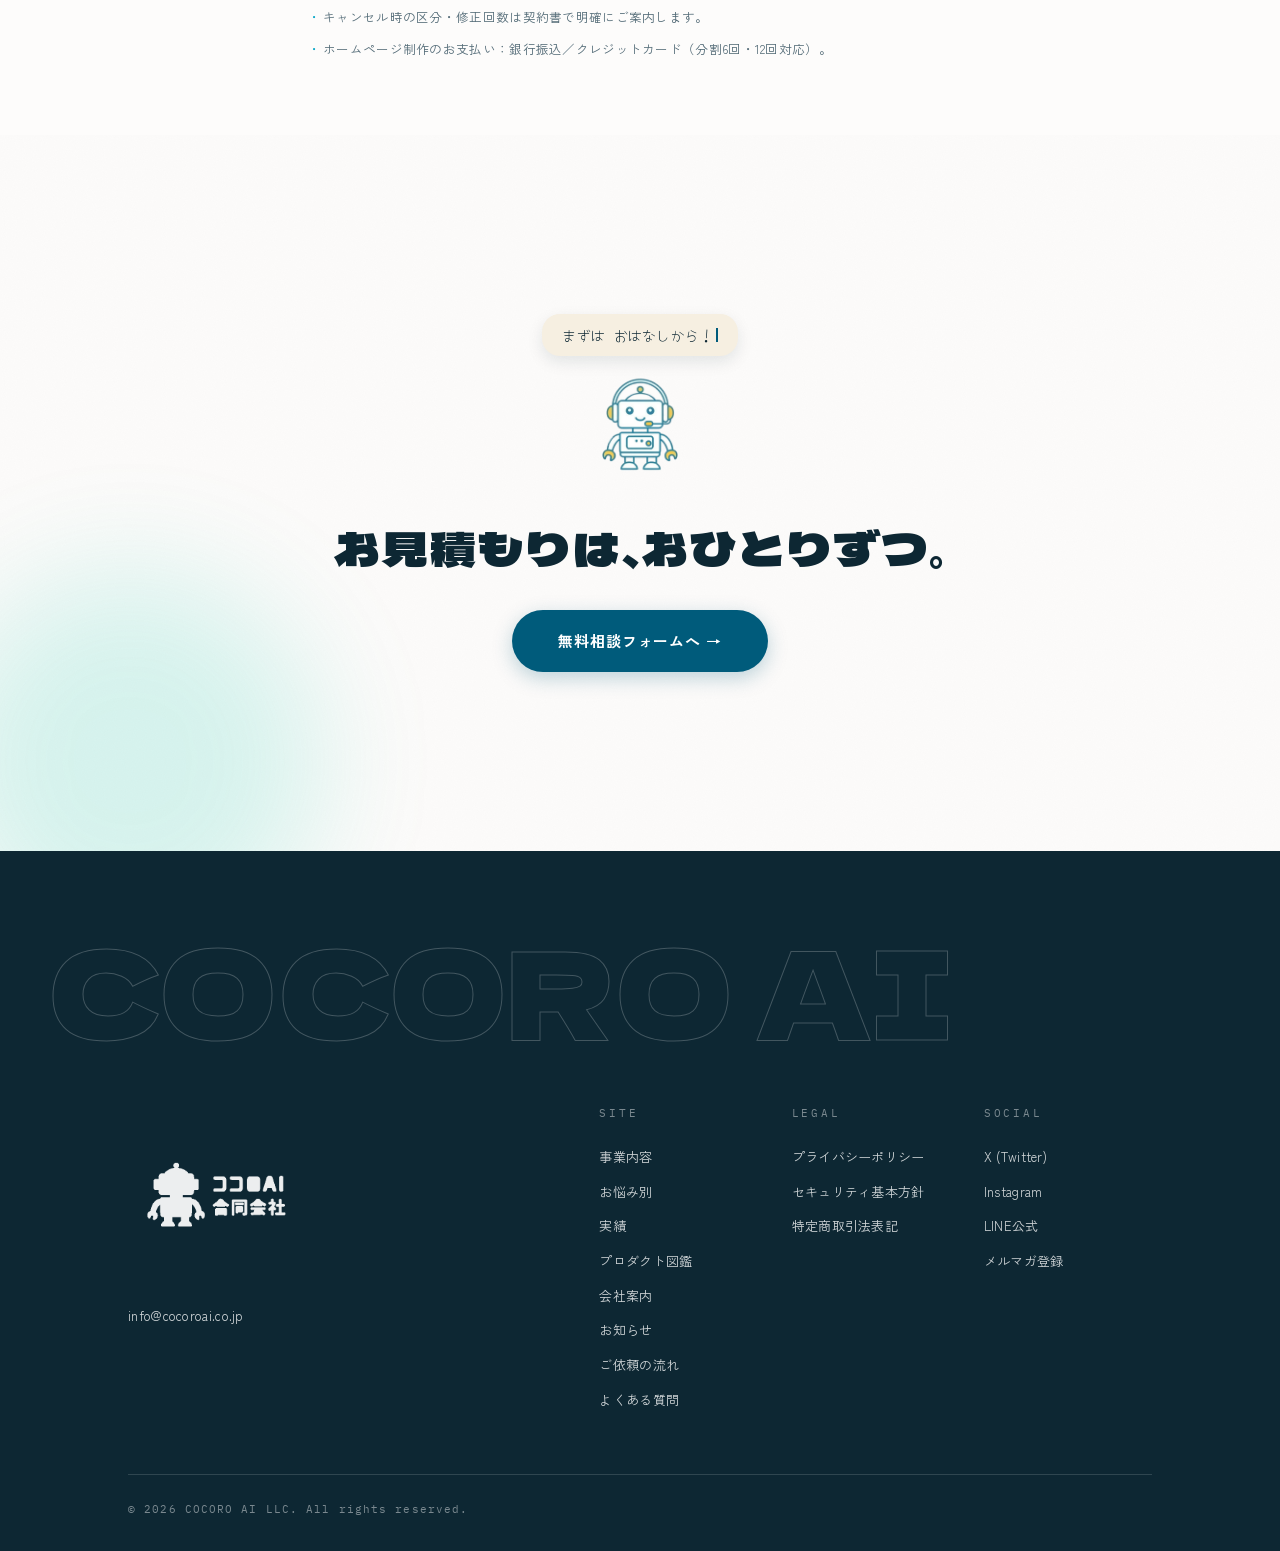
<file: pricing.html>
<!DOCTYPE html>
<html lang="ja">
<head>
<meta charset="UTF-8">
<meta http-equiv="refresh" content="0; url=flow.html">
<link rel="canonical" href="https://cocoroai.co.jp/flow.html">
<title>ページが移動しました｜ココロＡＩ合同会社</title>
<script>location.replace("flow.html");</script>
</head>
<body style="font-family:sans-serif;text-align:center;padding:60px 20px;color:#0D2733">
<p>ページが移動しました。<a href="flow.html">ご依頼の流れへ移動</a></p>
</body>
</html>
</file>
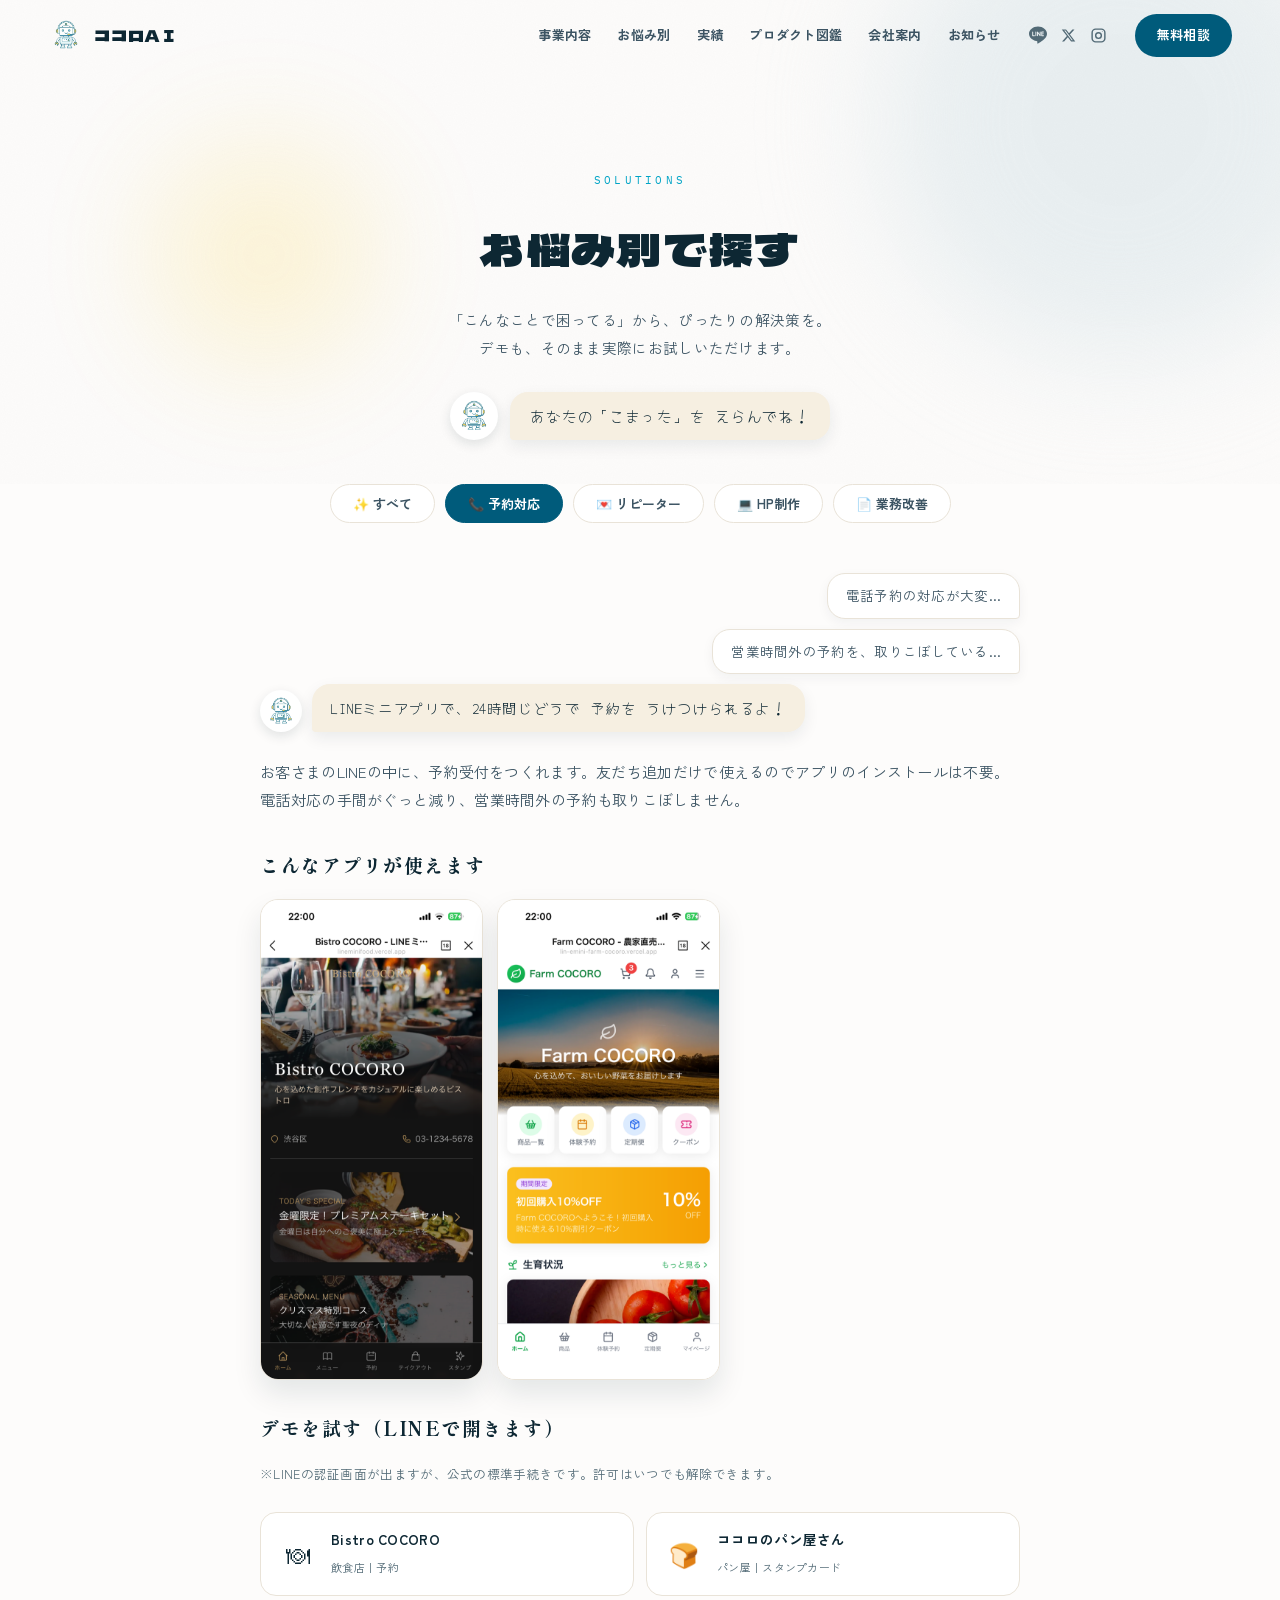
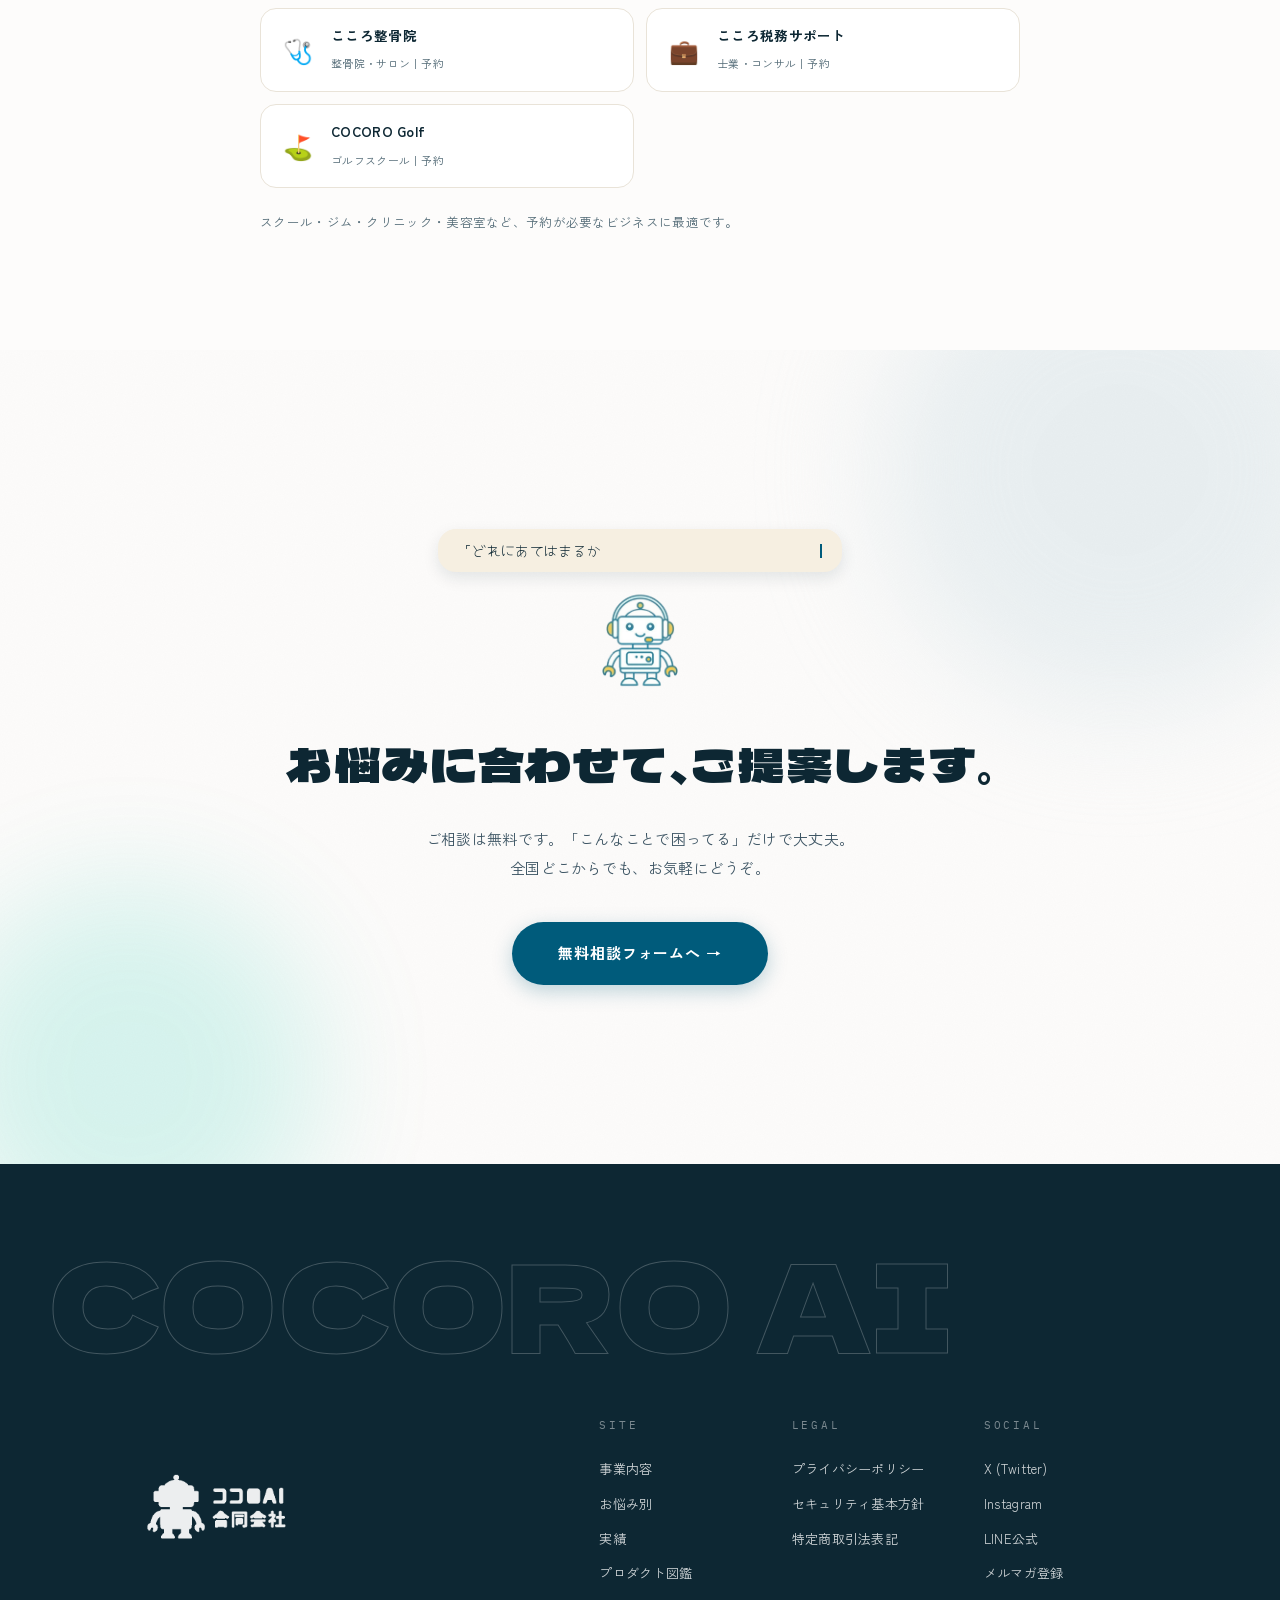
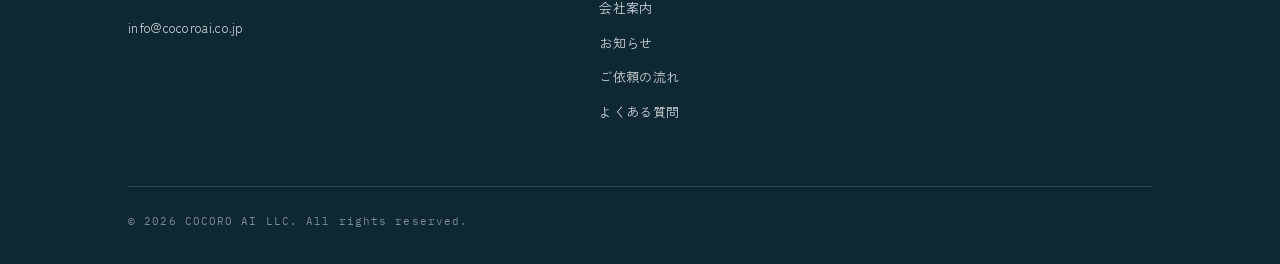
<file: solutions.html>
<!DOCTYPE html>
<html lang="ja">
<head>
<meta charset="UTF-8">
<meta name="viewport" content="width=device-width, initial-scale=1.0">
<link rel="icon" href="images/favicon.ico">
<link rel="apple-touch-icon" sizes="180x180" href="images/apple-touch-icon.png">
<title>お悩み別で探す｜ココロＡＩ合同会社</title>
<meta name="description" content="お悩み別で探すココロＡＩのサービス。予約対応・リピーター獲得・ホームページ制作・業務改善など、お店や会社の課題に合わせた解決策をご提案。デモも実際にお試しいただけます。">
<link rel="canonical" href="https://cocoroai.co.jp/solutions.html">
<meta property="og:title" content="お悩み別で探す｜ココロＡＩ合同会社">
<meta property="og:description" content="お悩み別で探すココロＡＩのサービス。予約対応・リピーター獲得・ホームページ制作・業務改善など、お店や会社の課題に合わせた解決策をご提案。デモも実際にお試しいただけます。">
<meta property="og:url" content="https://cocoroai.co.jp/solutions.html">
<meta property="og:type" content="website">
<meta property="og:site_name" content="ココロＡＩ合同会社">
<meta property="og:locale" content="ja_JP">
<meta property="og:image" content="https://cocoroai.co.jp/images/ogp.png">
<meta property="og:image:width" content="1200">
<meta property="og:image:height" content="630">
<meta name="twitter:card" content="summary_large_image">
<meta name="twitter:title" content="お悩み別で探す｜ココロＡＩ合同会社">
<meta name="twitter:description" content="お悩み別で探すココロＡＩのサービス。予約対応・リピーター獲得・ホームページ制作・業務改善など、お店や会社の課題に合わせた解決策をご提案。デモも実際にお試しいただけます。">
<meta name="twitter:image" content="https://cocoroai.co.jp/images/ogp.png">
<link rel="preconnect" href="https://fonts.googleapis.com">
<link rel="preconnect" href="https://fonts.gstatic.com" crossorigin>
<link href="https://fonts.googleapis.com/css2?family=Dela+Gothic+One&family=IBM+Plex+Mono:wght@400;500&family=Shippori+Mincho+B1:wght@600;800&family=Yomogi&family=Zen+Kaku+Gothic+New:wght@400;500;700&display=swap" rel="stylesheet">
<link rel="stylesheet" href="style.css?v=20261005a">
</head>
<body>

<div class="scroll-progress" aria-hidden="true"></div>

<!-- ============ HEADER ============ -->
<header class="site-header" id="siteHeader">
  <a class="brand" href="index.html">
    <img src="images/cocorobot.png" alt="" class="brand__robo">
    <span class="brand__name">ココロＡＩ</span>
  </a>
  <nav class="gnav" aria-label="メイン">
    <a href="index.html#services">事業内容</a>
    <a href="solutions.html" aria-current="page">お悩み別</a>
    <a href="index.html#works">実績</a>
    <a href="products.html">プロダクト図鑑</a>
    <a href="index.html#about">会社案内</a>
    <a href="news.html">お知らせ</a>
  </nav>
  <div class="header-sns" aria-label="SNS">
    <a href="https://lin.ee/PIJfwYPT" target="_blank" rel="noopener" aria-label="LINE公式"><svg viewBox="0 0 24 24" fill="currentColor" width="18" height="18"><path d="M19.365 9.863c.349 0 .63.285.63.631 0 .345-.281.63-.63.63H17.61v1.125h1.755c.349 0 .63.283.63.63 0 .344-.281.629-.63.629h-2.386c-.345 0-.627-.285-.627-.629V8.108c0-.345.282-.63.63-.63h2.386c.346 0 .627.285.627.63 0 .349-.281.63-.63.63H17.61v1.125h1.755zm-3.855 3.016c0 .27-.174.51-.432.596-.064.021-.133.031-.199.031-.211 0-.391-.09-.51-.25l-2.443-3.317v2.94c0 .344-.279.629-.631.629-.346 0-.626-.285-.626-.629V8.108c0-.27.173-.51.43-.595.06-.023.136-.033.194-.033.195 0 .375.104.495.254l2.462 3.33V8.108c0-.345.282-.63.63-.63.345 0 .63.285.63.63v4.771zm-5.741 0c0 .344-.282.629-.631.629-.345 0-.627-.285-.627-.629V8.108c0-.345.282-.63.63-.63.346 0 .628.285.628.63v4.771zm-2.466.629H4.917c-.345 0-.63-.285-.63-.629V8.108c0-.345.285-.63.63-.63.348 0 .63.285.63.63v4.141h1.756c.348 0 .629.283.629.63 0 .344-.282.629-.629.629M24 10.314C24 4.943 18.615.572 12 .572S0 4.943 0 10.314c0 4.811 4.27 8.842 10.035 9.608.391.082.923.258 1.058.59.12.301.079.766.038 1.08l-.164 1.02c-.045.301-.24 1.186 1.049.645 1.291-.539 6.916-4.078 9.436-6.975C23.176 14.393 24 12.458 24 10.314"/></svg></a>
    <a href="https://x.com/cocoroai_llc" target="_blank" rel="noopener" aria-label="X"><svg viewBox="0 0 24 24" fill="currentColor" width="15" height="15"><path d="M18.244 2.25h3.308l-7.227 8.26 8.502 11.24H16.17l-5.214-6.817L4.99 21.75H1.68l7.73-8.835L1.254 2.25H8.08l4.713 6.231zm-1.161 17.52h1.833L7.084 4.126H5.117z"/></svg></a>
    <a href="https://www.instagram.com/cocoroai.llc/" target="_blank" rel="noopener" aria-label="Instagram"><svg viewBox="0 0 24 24" fill="none" stroke="currentColor" stroke-width="2" width="17" height="17"><rect x="3" y="3" width="18" height="18" rx="5"/><circle cx="12" cy="12" r="4"/><circle cx="17.4" cy="6.6" r="0.6" fill="currentColor" stroke="none"/></svg></a>
  </div>
  <a class="header-cta" href="https://cocoroai-contact.super-night-76d8.workers.dev" target="_blank" rel="noopener">無料相談</a>
  <button class="menu-btn" id="menuBtn" aria-label="メニュー" aria-expanded="false">
    <span></span><span></span>
  </button>
</header>

<div class="drawer" id="drawer">
  <nav aria-label="モバイルメニュー">
    <a href="index.html#services"><i>01</i>事業内容</a>
    <a href="solutions.html"><i>02</i>お悩み別</a>
    <a href="index.html#works"><i>03</i>実績</a>
    <a href="products.html"><i>04</i>プロダクト図鑑</a>
    <a href="index.html#about"><i>05</i>会社案内</a>
    <a href="news.html"><i>06</i>お知らせ</a>
    <a href="faq.html"><i>07</i>よくある質問</a>
    <a href="flow.html"><i>08</i>ご依頼の流れ</a>
    <div class="drawer__sns">
      <a href="https://lin.ee/PIJfwYPT" target="_blank" rel="noopener">LINE</a>
      <a href="https://x.com/cocoroai_llc" target="_blank" rel="noopener">X</a>
      <a href="https://www.instagram.com/cocoroai.llc/" target="_blank" rel="noopener">Instagram</a>
    </div>
    <a class="drawer__cta" href="https://cocoroai-contact.super-night-76d8.workers.dev" target="_blank" rel="noopener">無料相談する →</a>
  </nav>
</div>

<main>

<!-- ============ ヘッダー ============ -->
<section class="zk-hero zk-hero--slim">
  <div class="cta__blob cta__blob--a" aria-hidden="true"></div>
  <div class="cta__blob cta__blob--c" aria-hidden="true"></div>
  <div class="hero__grain" aria-hidden="true"></div>
  <div class="zk-hero__inner">
    <p class="sec-no">SOLUTIONS</p>
    <h1 class="zk-hero__title">お悩み別で探す</h1>
    <p class="zk-hero__lead">
      「こんなことで困ってる」から、ぴったりの解決策を。<br class="pc">
      デモも、そのまま実際にお試しいただけます。
    </p>
    <div class="robo-say robo-say--center">
      <img src="images/cocorobot.png" alt="" width="48" height="48">
      <p class="robo-say__bubble font-hand">あなたの「こまった」を えらんでね！</p>
    </div>
  </div>
</section>

<!-- ============ タブ ============ -->
<div class="sol-tabs" role="tablist" aria-label="お悩みカテゴリ">
  <button class="zk-chip" role="tab" aria-selected="false" data-tab="all">✨ すべて</button>
  <button class="zk-chip is-active" role="tab" aria-selected="true" data-tab="reserve">📞 予約対応</button>
  <button class="zk-chip" role="tab" aria-selected="false" data-tab="repeat">💌 リピーター</button>
  <button class="zk-chip" role="tab" aria-selected="false" data-tab="hp">💻 HP制作</button>
  <button class="zk-chip" role="tab" aria-selected="false" data-tab="work">📄 業務改善</button>
</div>

<section class="sol-wrap">

  <!-- 予約対応 -->
  <div class="sol-panel is-active" data-panel="reserve" role="tabpanel">
    <div class="chat">
      <p class="chat__user">電話予約の対応が大変…</p>
      <p class="chat__user">営業時間外の予約を、取りこぼしている…</p>
      <div class="chat__robo"><img src="images/cocorobot.png" alt=""><p class="font-hand">LINEミニアプリで、24時間じどうで 予約を うけつけられるよ！</p></div>
    </div>
    <p class="sol-desc">お客さまのLINEの中に、予約受付をつくれます。友だち追加だけで使えるのでアプリのインストールは不要。電話対応の手間がぐっと減り、営業時間外の予約も取りこぼしません。</p>
    <p class="svc-panel__sub">こんなアプリが使えます</p>
    <div class="svc-panel__shots svc-panel__shots--2">
      <img src="images/demo-bistro.png" alt="Bistro COCORO アプリ画面" loading="lazy">
      <img src="images/demo-farm.png" alt="Farm COCORO アプリ画面" loading="lazy">
    </div>
    <h2 class="svc-panel__sub">デモを試す（LINEで開きます）</h2>
    <p class="svc-panel__note">※LINEの認証画面が出ますが、公式の標準手続きです。許可はいつでも解除できます。</p>
    <div class="demo-grid">
      <a class="demo-btn" href="https://lin.ee/0uTCNOI" target="_blank" rel="noopener"><i>🍽</i><span><strong>Bistro COCORO</strong><small>飲食店｜予約</small></span></a>
      <a class="demo-btn" href="https://lin.ee/1ROpaqK" target="_blank" rel="noopener"><i>🍞</i><span><strong>ココロのパン屋さん</strong><small>パン屋｜スタンプカード</small></span></a>
      <a class="demo-btn" href="https://lin.ee/IytqfID" target="_blank" rel="noopener"><i>🩺</i><span><strong>こころ整骨院</strong><small>整骨院・サロン｜予約</small></span></a>
      <a class="demo-btn" href="https://lin.ee/yEXxvxWw" target="_blank" rel="noopener"><i>💼</i><span><strong>こころ税務サポート</strong><small>士業・コンサル｜予約</small></span></a>
      <a class="demo-btn" href="https://lin.ee/vXrHP0V" target="_blank" rel="noopener"><i>⛳</i><span><strong>COCORO Golf</strong><small>ゴルフスクール｜予約</small></span></a>
    </div>
    <p class="svc-panel__note">スクール・ジム・クリニック・美容室など、予約が必要なビジネスに最適です。</p>
  </div>

  <!-- リピーター -->
  <div class="sol-panel" data-panel="repeat" role="tabpanel">
    <div class="chat">
      <p class="chat__user">一度来たお客さんが、リピートしない…</p>
      <p class="chat__user">顧客リストが、つくれていない…</p>
      <div class="chat__robo"><img src="images/cocorobot.png" alt=""><p class="font-hand">LINEの会員証・ポイント・クーポンで、「また来たくなる」しくみを 作れるよ！</p></div>
    </div>
    <p class="sol-desc">LINE会員証・スタンプカード・クーポンで、自動的にリピーターを育てます。友だち追加がそのまま顧客リストになり、お知らせやクーポンをいちばん届く場所に送れます。</p>
    <p class="svc-panel__sub">こんなアプリが使えます</p>
    <div class="svc-panel__shots svc-panel__shots--2">
      <img src="images/demo-farm.png" alt="Farm COCORO アプリ画面" loading="lazy">
      <img src="images/demo-cocorowear.png" alt="COCOROwear アプリ画面" loading="lazy">
    </div>
    <h2 class="svc-panel__sub">デモを試す（LINEで開きます）</h2>
    <p class="svc-panel__note">※LINEの認証画面が出ますが、公式の標準手続きです。許可はいつでも解除できます。</p>
    <div class="demo-grid">
      <a class="demo-btn" href="https://lin.ee/1ROpaqK" target="_blank" rel="noopener"><i>🍞</i><span><strong>ココロのパン屋さん</strong><small>スタンプカード・会員証</small></span></a>
      <a class="demo-btn" href="https://lin.ee/ZszGw2j" target="_blank" rel="noopener"><i>🌿</i><span><strong>Farm COCORO</strong><small>EC・定期便・ポイント</small></span></a>
      <a class="demo-btn" href="https://lin.ee/9CmG1Tq" target="_blank" rel="noopener"><i>👕</i><span><strong>COCOROwear</strong><small>EC・クーポン・会員証</small></span></a>
    </div>
    <p class="svc-panel__note">飲食店・小売店・サロンなど、リピーターが大切なビジネスに最適です。</p>
  </div>

  <!-- HP制作 -->
  <div class="sol-panel" data-panel="hp" role="tabpanel">
    <div class="chat">
      <p class="chat__user">ホームページがない…</p>
      <p class="chat__user">あるけど、古くて恥ずかしい…</p>
      <div class="chat__robo"><img src="images/cocorobot.png" alt=""><p class="font-hand">「信用される会社の顔」を、いっしょに作ろう！</p></div>
    </div>
    <p class="sol-desc">スマホ対応・SEO対策済みのオリジナルHPを、設計から公開、その後の運用までまるごとお手伝い。名刺代わりの1ページから集客サイトまで。ご自身で更新できる画面のご用意もできます。</p>
    <h2 class="svc-panel__sub">さわれるサンプル</h2>
    <div class="demo-grid">
      <a class="demo-btn" href="https://inz-ryu.jp/" target="_blank" rel="noopener"><img src="images/ryu-no-kiseki_icon.png" alt="" loading="lazy"><span><strong>龍の奇跡</strong><small>制作事例｜日本酒LP</small></span></a>
      <a class="demo-btn" href="https://cocoroai.github.io/clinic-website-template/" target="_blank" rel="noopener"><img src="images/clinic-icon.png" alt="" loading="lazy"><span><strong>クリニック</strong><small>テンプレートサンプル</small></span></a>
      <a class="demo-btn" href="https://cocoroai.github.io/pet-salon-website/" target="_blank" rel="noopener"><img src="images/pet-icon.png" alt="" loading="lazy"><span><strong>ペットサロン</strong><small>テンプレートサンプル</small></span></a>
      <a class="demo-btn" href="https://cocoroai.github.io/profession-office-template/" target="_blank" rel="noopener"><img src="images/office-icon.svg" alt="" loading="lazy"><span><strong>士業事務所</strong><small>テンプレートサンプル</small></span></a>
    </div>
    <p class="svc-panel__note">実績：電気工事会社さま・整骨院さま・税理士事務所さま・レザークラフト工房さま ほか。その他の業種もオリジナルで制作します。</p>
  </div>

  <!-- 業務改善 -->
  <div class="sol-panel" data-panel="work" role="tabpanel">
    <div class="chat">
      <p class="chat__user">紙とExcel、別々の管理が増えてきた…</p>
      <p class="chat__user">導入したシステムが、仕事に合わなかった…</p>
      <div class="chat__robo"><img src="images/cocorobot.png" alt=""><p class="font-hand">必要な機能から、いっしょに整理しよう！</p></div>
    </div>
    <div class="work-copy">
      <h2 class="work-copy__title">自社に必要な機能だけ。<br>毎日の仕事に合う、使いやすい業務ツール。</h2>
      <p>紙やExcelへの転記に時間がかかる。導入したシステムが、現場の仕事に合わず定着しなかった。そんなお悩みを、普段の仕事の流れから一緒に整理します。</p>
      <p>顧客情報・問い合わせ・予定・次の連絡など、必要な機能に絞って、御社の業務に合わせたツールを設計・開発します。</p>
    </div>
    <div class="work-overview">
      <div class="work-benefits">
        <h3 class="svc-panel__sub">仕事に合わせて、使いやすく。</h3>
        <ul>
          <li><strong>必要な情報を、ひとつに</strong><p>顧客情報や対応履歴などを、一か所で確認。</p></li>
          <li><strong>迷わず使える画面に</strong><p>普段の仕事で使う項目や操作に絞って設計。</p></li>
          <li><strong>次にすることが、見える</strong><p>予定や対応状況を、見やすくまとめます。</p></li>
        </ul>
      </div>
      <figure class="work-example">
        <figcaption>画面イメージ <span>架空データ</span></figcaption>
        <div class="work-example__head"><strong>今日の確認</strong><span>情報をまとめて確認</span></div>
        <table>
          <thead><tr><th scope="col">お客様</th><th scope="col">内容</th><th scope="col">次の対応</th></tr></thead>
          <tbody>
            <tr><th scope="row">お客様A</th><td>ご相談受付</td><td><span class="work-example__tag">内容を確認</span></td></tr>
            <tr><th scope="row">お客様B</th><td>お打ち合わせ</td><td><span class="work-example__tag">日程を確認</span></td></tr>
            <tr><th scope="row">お客様C</th><td>ご連絡待ち</td><td><span class="work-example__tag">ご連絡</span></td></tr>
          </tbody>
        </table>
        <p class="work-example__note">紹介用の画面イメージです。実際の項目・画面は、御社の業務に合わせて設計します。</p>
      </figure>
    </div>
    <div class="work-next">
      <h3>まずは、一つの困りごとから。</h3>
      <p>必要に応じて、別々に管理している情報をつなげていけます。<br class="pc">今必要なことと、これからの使い方を、一緒に考えます。</p>
    </div>
    <h3 class="svc-panel__sub">自社アプリ・小さな道具のサンプル</h3>
    <div class="demo-grid">
      <a class="demo-btn" href="https://cocoroai-tools.pages.dev" target="_blank" rel="noopener"><img src="images/icon-co-kodogu.png" alt="" loading="lazy"><span><strong>しごとの小道具</strong><small>登録不要の無料ツール集</small></span></a>
      <a class="demo-btn" href="https://chouhyo.cocoroai.co.jp/" target="_blank" rel="noopener"><img src="images/chouhyo_icon.png" alt="" loading="lazy"><span><strong>かんたん帳票</strong><small>請求書・見積書・納品書</small></span></a>
      <a class="demo-btn" href="https://mapcocoro.github.io/genbacho-0d2a02/" target="_blank" rel="noopener"><img src="images/icon-genbacho.png" alt="" loading="lazy"><span><strong>現場帳</strong><small>建設業向け見積デモ</small></span></a>
      <a class="demo-btn" href="https://meishi.cocoroai.co.jp/" target="_blank" rel="noopener"><img src="images/meishi_icon.png" alt="" loading="lazy"><span><strong>おてもと名刺帳</strong><small>AI-OCR名刺管理</small></span></a>
    </div>
    <div class="svc-panel__cta work-cta">
      <p>「何を作ればよいか分からない」段階から、ご相談いただけます。</p>
      <a class="btn btn--primary" href="https://cocoroai-contact.super-night-76d8.workers.dev" target="_blank" rel="noopener">業務ツールについて相談する →</a>
      <p class="work-cta__note">今の管理方法と、困っていることを教えてください。</p>
    </div>
  </div>

</section>

<!-- ============ CTA ============ -->
<section class="cta">
  <div class="cta__blob cta__blob--a" aria-hidden="true"></div>
  <div class="cta__blob cta__blob--b" aria-hidden="true"></div>
  <div class="hero__grain" aria-hidden="true"></div>
  <div class="cta__inner reveal">
    <p class="cta__bubble font-hand">「どれにあてはまるか わからない」も だいじょうぶ！</p>
    <img class="cta__robo" src="images/cocorobot.png" alt="ココロボちゃん" width="120" height="120">
    <h2 class="cta__title">お悩みに合わせて、ご提案します。</h2>
    <p class="cta__lead">ご相談は無料です。「こんなことで困ってる」だけで大丈夫。<br>全国どこからでも、お気軽にどうぞ。</p>
    <a class="btn btn--primary btn--lg" href="https://cocoroai-contact.super-night-76d8.workers.dev" target="_blank" rel="noopener">無料相談フォームへ →</a>
  </div>
</section>

</main>

<!-- ============ FOOTER ============ -->
<footer class="site-footer">
  <p class="footer__big" aria-hidden="true">COCORO AI</p>
  <div class="footer__main">
    <div class="footer__brand">
      <img src="images/cocoroai_logo_full_transparent.png" alt="ココロＡＩ合同会社" width="180">
      <p><a href="mailto:info@cocoroai.co.jp">info@cocoroai.co.jp</a></p>
    </div>
    <nav class="footer__nav" aria-label="フッター">
      <div>
        <p class="footer__h">SITE</p>
        <a href="index.html#services">事業内容</a>
        <a href="solutions.html">お悩み別</a>
        <a href="index.html#works">実績</a>
        <a href="products.html">プロダクト図鑑</a>
        <a href="index.html#about">会社案内</a>
        <a href="news.html">お知らせ</a>
        <a href="flow.html">ご依頼の流れ</a>
        <a href="faq.html">よくある質問</a>
      </div>
      <div>
        <p class="footer__h">LEGAL</p>
        <a href="https://sites.google.com/cocoroai.co.jp/privacy-policy/%E3%83%9B%E3%83%BC%E3%83%A0" target="_blank" rel="noopener">プライバシーポリシー</a>
        <a href="https://sites.google.com/cocoroai.co.jp/security-policy/%E3%83%9B%E3%83%BC%E3%83%A0" target="_blank" rel="noopener">セキュリティ基本方針</a>
        <a href="tokushoho.html">特定商取引法表記</a>
      </div>
      <div>
        <p class="footer__h">SOCIAL</p>
        <a href="https://x.com/cocoroai_llc" target="_blank" rel="noopener">X (Twitter)</a>
        <a href="https://www.instagram.com/cocoroai.llc/" target="_blank" rel="noopener">Instagram</a>
        <a href="https://lin.ee/PIJfwYPT" target="_blank" rel="noopener">LINE公式</a>
        <a href="https://forms.gle/UHa9Uf4ezKq27iVg9" target="_blank" rel="noopener">メルマガ登録</a>
      </div>
    </nav>
  </div>
  <p class="footer__copy">© 2026 COCORO AI LLC. All rights reserved.</p>
</footer>

<script src="main.js?v=20260702a"></script>
<script>
(function () {
  "use strict";
  var tabs = document.querySelectorAll(".sol-tabs [role=tab]");
  var panels = document.querySelectorAll(".sol-panel");
  tabs.forEach(function (tab) {
    tab.addEventListener("click", function () {
      tabs.forEach(function (t) { t.classList.remove("is-active"); t.setAttribute("aria-selected", "false"); });
      panels.forEach(function (p) { p.classList.remove("is-active"); });
      tab.classList.add("is-active");
      tab.setAttribute("aria-selected", "true");
      if (tab.dataset.tab === "all") {
        panels.forEach(function (p) {
          p.classList.add("is-active");
          if (window.__typeIn) window.__typeIn(p);
        });
        return;
      }
      var panel = document.querySelector('.sol-panel[data-panel="' + tab.dataset.tab + '"]');
      if (panel) {
        panel.classList.add("is-active");
        if (window.__typeIn) window.__typeIn(panel);
      }
    });
  });
})();
</script>
</body>
</html>
</file>
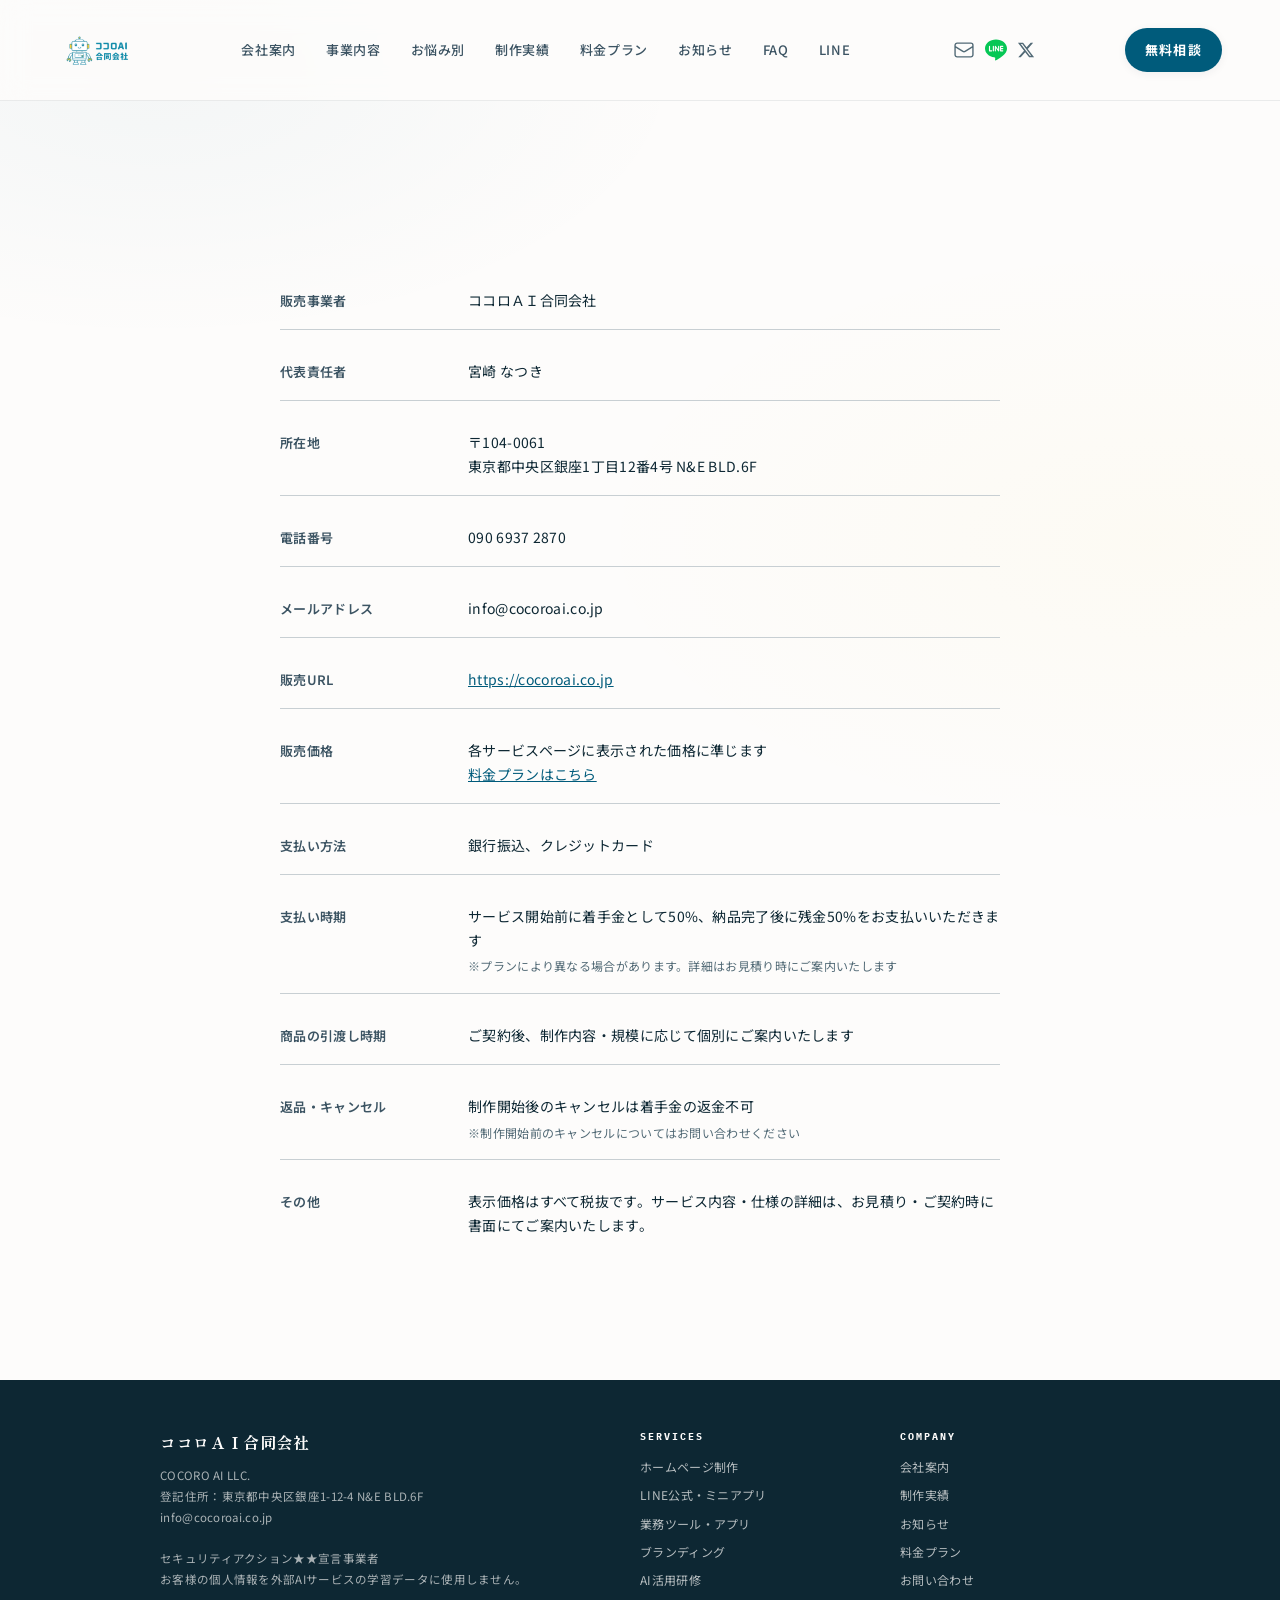
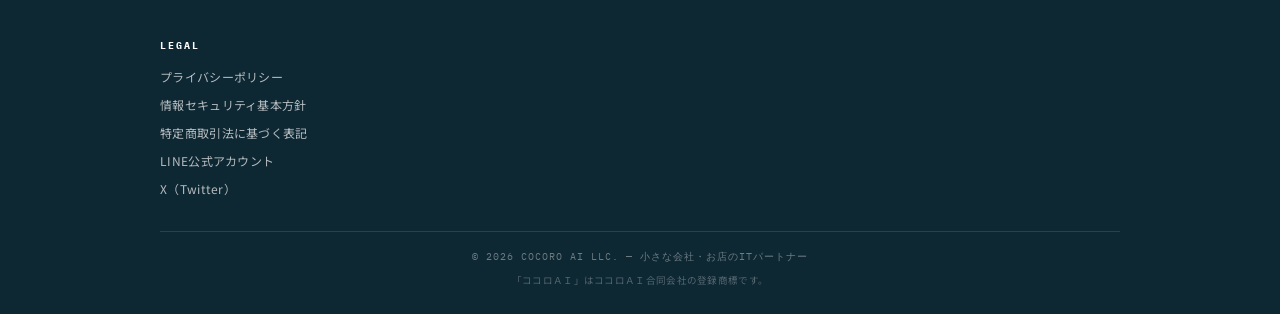
<file: tokushoho.html>
<!DOCTYPE html>
<html lang="ja">
<head>
  <!-- Google tag (gtag.js) -->
  <script async src="https://www.googletagmanager.com/gtag/js?id=G-WDZSEFZKY2"></script>
  <script>
    window.dataLayer = window.dataLayer || [];
    function gtag(){dataLayer.push(arguments);}
    gtag('js', new Date());
    gtag('config', 'G-WDZSEFZKY2');
  </script>
  <meta charset="UTF-8" />
  <meta name="viewport" content="width=device-width, initial-scale=1.0" />
  <title>特定商取引法に基づく表記 - ココロＡＩ合同会社</title>
  <meta name="description" content="ココロＡＩ合同会社の特定商取引法に基づく表記。販売業者、所在地、連絡先、返品・返金ポリシーなどの法定事項をご確認いただけます。" />
  <link rel="canonical" href="https://cocoroai.co.jp/tokushoho.html" />
  <meta property="og:title" content="特定商取引法に基づく表記 - ココロＡＩ合同会社" />
  <meta property="og:description" content="ココロＡＩ合同会社の特定商取引法に基づく表記。販売業者、所在地、連絡先、返品・返金ポリシーなどの法定事項をご確認いただけます。" />
  <meta property="og:url" content="https://cocoroai.co.jp/tokushoho.html" />
  <meta property="og:type" content="website" />
  <meta property="og:site_name" content="ココロＡＩ合同会社" />
  <meta property="og:locale" content="ja_JP" />
  <meta property="og:image" content="https://cocoroai.co.jp/images/cocoroai_logo.png" />
  <meta name="twitter:card" content="summary_large_image" />
  <meta name="twitter:title" content="特定商取引法に基づく表記 - ココロＡＩ合同会社" />
  <meta name="twitter:description" content="ココロＡＩ合同会社の特定商取引法に基づく表記。販売業者、所在地、連絡先、返品・返金ポリシーなどの法定事項をご確認いただけます。" />
  <meta name="twitter:image" content="https://cocoroai.co.jp/images/cocoroai_logo.png" />

  <link rel="icon" href="images/favicon.ico" />
  <link rel="apple-touch-icon" sizes="180x180" href="images/apple-touch-icon.png" />
  <link rel="icon" type="image/png" sizes="192x192" href="images/android-chrome-192x192.png" />
  <link rel="manifest" href="images/site.webmanifest" />
  <meta name="theme-color" content="#FDFCFB" />

  <link rel="preconnect" href="https://fonts.googleapis.com" />
  <link rel="preconnect" href="https://fonts.gstatic.com" crossorigin />
  <link href="https://fonts.googleapis.com/css2?family=IBM+Plex+Mono:wght@400;500&family=Quicksand:wght@500;600&family=Noto+Sans+JP:wght@400;500;700&family=Shippori+Mincho+B1:wght@500;600;700;800&family=Zen+Old+Mincho:wght@500;700&display=swap" rel="stylesheet" />

  <link rel="stylesheet" href="tokens.css" />
  <link rel="stylesheet" href="legacy-style.css" />
</head>
<body>

  <header class="site-header">
    <div class="site-header__inner">
      <a href="index.html" class="logo logo--image">
        <img src="images/cocoroai_logo_full_transparent.png" alt="ココロＡＩ合同会社" />
      </a>
      <nav class="nav-pc">
        <a href="index.html#about">会社案内</a>
        <a href="index.html#services">事業内容</a>
        <a href="solutions.html">お悩み別</a>
        <a href="index.html#works">制作実績</a>
        <a href="pricing.html">料金プラン</a>
        <a href="index.html#news">お知らせ</a>
        <a href="faq.html">FAQ</a>
        <a href="https://lin.ee/PIJfwYPT" target="_blank" rel="noopener">LINE</a>
      </nav>
      <div class="header-icons">
        <a href="https://forms.gle/UHa9Uf4ezKq27iVg9" target="_blank" rel="noopener" class="header-icon" aria-label="無料メルマガ登録" title="無料メルマガ「AIのある暮らし」">
          <svg xmlns="http://www.w3.org/2000/svg" fill="none" viewBox="0 0 24 24" stroke-width="1.5" stroke="currentColor" width="22" height="22"><path stroke-linecap="round" stroke-linejoin="round" d="M21.75 6.75v10.5a2.25 2.25 0 0 1-2.25 2.25h-15a2.25 2.25 0 0 1-2.25-2.25V6.75m19.5 0A2.25 2.25 0 0 0 19.5 4.5h-15a2.25 2.25 0 0 0-2.25 2.25m19.5 0v.243a2.25 2.25 0 0 1-1.07 1.916l-7.5 4.615a2.25 2.25 0 0 1-2.36 0L3.32 8.91a2.25 2.25 0 0 1-1.07-1.916V6.75"/></svg>
        </a>
        <a href="https://lin.ee/PIJfwYPT" target="_blank" rel="noopener" class="header-icon header-icon--line" aria-label="LINE公式アカウント">
          <svg xmlns="http://www.w3.org/2000/svg" viewBox="0 0 24 24" fill="currentColor" width="22" height="22"><path d="M19.365 9.863c.349 0 .63.285.63.631 0 .345-.281.63-.63.63H17.61v1.125h1.755c.349 0 .63.283.63.63 0 .344-.281.629-.63.629h-2.386c-.345 0-.627-.285-.627-.629V8.108c0-.345.282-.63.63-.63h2.386c.346 0 .627.285.627.63 0 .349-.281.63-.63.63H17.61v1.125h1.755zm-3.855 3.016c0 .27-.174.51-.432.596-.064.021-.133.031-.199.031-.211 0-.391-.09-.51-.25l-2.443-3.317v2.94c0 .344-.279.629-.631.629-.346 0-.626-.285-.626-.629V8.108c0-.27.173-.51.43-.595.06-.023.136-.033.194-.033.195 0 .375.104.495.254l2.462 3.33V8.108c0-.345.282-.63.63-.63.345 0 .63.285.63.63v4.771zm-5.741 0c0 .344-.282.629-.631.629-.345 0-.627-.285-.627-.629V8.108c0-.345.282-.63.63-.63.346 0 .628.285.628.63v4.771zm-2.466.629H4.917c-.345 0-.63-.285-.63-.629V8.108c0-.345.285-.63.63-.63.348 0 .63.285.63.63v4.141h1.756c.348 0 .629.283.629.63 0 .344-.282.629-.629.629M24 10.314C24 4.943 18.615.572 12 .572S0 4.943 0 10.314c0 4.811 4.27 8.842 10.035 9.608.391.082.923.258 1.058.59.12.301.079.766.038 1.08l-.164 1.02c-.045.301-.24 1.186 1.049.645 1.291-.539 6.916-4.078 9.436-6.975C23.176 14.393 24 12.458 24 10.314"/></svg>
        </a>
        <a href="https://x.com/cocoroai_llc" target="_blank" rel="noopener" class="header-icon" aria-label="X（Twitter）">
          <svg xmlns="http://www.w3.org/2000/svg" viewBox="0 0 24 24" fill="currentColor" width="18" height="18"><path d="M18.244 2.25h3.308l-7.227 8.26 8.502 11.24H16.17l-5.214-6.817L4.99 21.75H1.68l7.73-8.835L1.254 2.25H8.08l4.713 6.231zm-1.161 17.52h1.833L7.084 4.126H5.117z"/></svg>
        </a>
      </div>
      <a href="https://cocoroai-contact.super-night-76d8.workers.dev" target="_blank" rel="noopener" class="btn-header btn-header--pc">無料相談</a>
      <button class="nav-toggle" id="navToggle" aria-label="メニューを開く" aria-expanded="false">
        <span></span><span></span><span></span>
      </button>
    </div>
  </header>

  <div class="nav-drawer" id="navDrawer" aria-hidden="true">
    <button class="nav-drawer__close" id="navClose" aria-label="メニューを閉じる">&times;</button>
    <nav class="nav-drawer__nav">
      <a href="index.html#about">会社案内</a>
      <a href="index.html#services">事業内容</a>
      <a href="solutions.html">お悩み別</a>
      <a href="index.html#works">制作実績</a>
      <a href="pricing.html">料金プラン</a>
      <a href="index.html#news">お知らせ</a>
      <a href="faq.html">FAQ</a>
      <div class="nav-drawer__icons">
        <a href="https://forms.gle/UHa9Uf4ezKq27iVg9" target="_blank" rel="noopener" class="nav-drawer__icon-link" aria-label="無料メルマガ登録">
          <svg xmlns="http://www.w3.org/2000/svg" fill="none" viewBox="0 0 24 24" stroke-width="1.5" stroke="currentColor" width="20" height="20"><path stroke-linecap="round" stroke-linejoin="round" d="M21.75 6.75v10.5a2.25 2.25 0 0 1-2.25 2.25h-15a2.25 2.25 0 0 1-2.25-2.25V6.75m19.5 0A2.25 2.25 0 0 0 19.5 4.5h-15a2.25 2.25 0 0 0-2.25 2.25m19.5 0v.243a2.25 2.25 0 0 1-1.07 1.916l-7.5 4.615a2.25 2.25 0 0 1-2.36 0L3.32 8.91a2.25 2.25 0 0 1-1.07-1.916V6.75"/></svg>
          メルマガ
        </a>
        <a href="https://lin.ee/PIJfwYPT" target="_blank" rel="noopener" class="nav-drawer__icon-link" aria-label="LINE公式アカウント">
          <svg xmlns="http://www.w3.org/2000/svg" viewBox="0 0 24 24" fill="currentColor" width="20" height="20"><path d="M19.365 9.863c.349 0 .63.285.63.631 0 .345-.281.63-.63.63H17.61v1.125h1.755c.349 0 .63.283.63.63 0 .344-.281.629-.63.629h-2.386c-.345 0-.627-.285-.627-.629V8.108c0-.345.282-.63.63-.63h2.386c.346 0 .627.285.627.63 0 .349-.281.63-.63.63H17.61v1.125h1.755zm-3.855 3.016c0 .27-.174.51-.432.596-.064.021-.133.031-.199.031-.211 0-.391-.09-.51-.25l-2.443-3.317v2.94c0 .344-.279.629-.631.629-.346 0-.626-.285-.626-.629V8.108c0-.27.173-.51.43-.595.06-.023.136-.033.194-.033.195 0 .375.104.495.254l2.462 3.33V8.108c0-.345.282-.63.63-.63.345 0 .63.285.63.63v4.771zm-5.741 0c0 .344-.282.629-.631.629-.345 0-.627-.285-.627-.629V8.108c0-.345.282-.63.63-.63.346 0 .628.285.628.63v4.771zm-2.466.629H4.917c-.345 0-.63-.285-.63-.629V8.108c0-.345.285-.63.63-.63.348 0 .63.285.63.63v4.141h1.756c.348 0 .629.283.629.63 0 .344-.282.629-.629.629M24 10.314C24 4.943 18.615.572 12 .572S0 4.943 0 10.314c0 4.811 4.27 8.842 10.035 9.608.391.082.923.258 1.058.59.12.301.079.766.038 1.08l-.164 1.02c-.045.301-.24 1.186 1.049.645 1.291-.539 6.916-4.078 9.436-6.975C23.176 14.393 24 12.458 24 10.314"/></svg>
          LINE
        </a>
        <a href="https://x.com/cocoroai_llc" target="_blank" rel="noopener" class="nav-drawer__icon-link" aria-label="X（Twitter）">
          <svg xmlns="http://www.w3.org/2000/svg" viewBox="0 0 24 24" fill="currentColor" width="16" height="16"><path d="M18.244 2.25h3.308l-7.227 8.26 8.502 11.24H16.17l-5.214-6.817L4.99 21.75H1.68l7.73-8.835L1.254 2.25H8.08l4.713 6.231zm-1.161 17.52h1.833L7.084 4.126H5.117z"/></svg>
          X
        </a>
      </div>
      <a href="https://cocoroai-contact.super-night-76d8.workers.dev" target="_blank" rel="noopener" class="nav-drawer__cta">無料相談する &rarr;</a>
    </nav>
  </div>

  <main>
    <section class="section">
      <div class="chap-head reveal">
        <span class="chap-num mono">LEGAL</span>
        <h1 class="chap-title">特定商取引法に基づく表記</h1>
      </div>

      <div class="legal-table">
        <dl class="legal-row">
          <dt>販売事業者</dt>
          <dd>ココロＡＩ合同会社</dd>
        </dl>
        <dl class="legal-row">
          <dt>代表責任者</dt>
          <dd>宮崎 なつき</dd>
        </dl>
        <dl class="legal-row">
          <dt>所在地</dt>
          <dd>〒104-0061<br />東京都中央区銀座1丁目12番4号 N&amp;E BLD.6F</dd>
        </dl>
        <dl class="legal-row">
          <dt>電話番号</dt>
          <dd>090 6937 2870</dd>
        </dl>
        <dl class="legal-row">
          <dt>メールアドレス</dt>
          <dd>info@cocoroai.co.jp</dd>
        </dl>
        <dl class="legal-row">
          <dt>販売URL</dt>
          <dd><a href="https://cocoroai.co.jp">https://cocoroai.co.jp</a></dd>
        </dl>
        <dl class="legal-row">
          <dt>販売価格</dt>
          <dd>各サービスページに表示された価格に準じます<br /><a href="pricing.html">料金プランはこちら</a></dd>
        </dl>
        <dl class="legal-row">
          <dt>支払い方法</dt>
          <dd>銀行振込、クレジットカード</dd>
        </dl>
        <dl class="legal-row">
          <dt>支払い時期</dt>
          <dd>サービス開始前に着手金として50%、納品完了後に残金50%をお支払いいただきます<br /><small>※プランにより異なる場合があります。詳細はお見積り時にご案内いたします</small></dd>
        </dl>
        <dl class="legal-row">
          <dt>商品の引渡し時期</dt>
          <dd>ご契約後、制作内容・規模に応じて個別にご案内いたします</dd>
        </dl>
        <dl class="legal-row">
          <dt>返品・キャンセル</dt>
          <dd>制作開始後のキャンセルは着手金の返金不可<br /><small>※制作開始前のキャンセルについてはお問い合わせください</small></dd>
        </dl>
        <dl class="legal-row">
          <dt>その他</dt>
          <dd>表示価格はすべて税抜です。サービス内容・仕様の詳細は、お見積り・ご契約時に書面にてご案内いたします。</dd>
        </dl>
      </div>
    </section>
  </main>

  <footer class="site-footer">
    <div class="site-footer__inner">
      <div>
        <div class="site-footer__brand">ココロＡＩ合同会社</div>
        <div class="site-footer__meta">
          COCORO AI LLC.<br />
          登記住所：東京都中央区銀座1-12-4 N&amp;E BLD.6F<br />
          info@cocoroai.co.jp<br /><br />
          セキュリティアクション★★宣言事業者<br />
          お客様の個人情報を外部AIサービスの学習データに使用しません。
        </div>
      </div>
      <div>
        <h4>SERVICES</h4>
        <ul>
          <li><a href="index.html#services">ホームページ制作</a></li>
          <li><a href="index.html#services">LINE公式・ミニアプリ</a></li>
          <li><a href="index.html#services">業務ツール・アプリ</a></li>
          <li><a href="index.html#services">ブランディング</a></li>
          <li><a href="index.html#services">AI活用研修</a></li>
        </ul>
      </div>
      <div>
        <h4>COMPANY</h4>
        <ul>
          <li><a href="index.html#about">会社案内</a></li>
          <li><a href="index.html#works">制作実績</a></li>
          <li><a href="index.html#news">お知らせ</a></li>
          <li><a href="pricing.html">料金プラン</a></li>
          <li><a href="https://cocoroai-contact.super-night-76d8.workers.dev" target="_blank" rel="noopener">お問い合わせ</a></li>
        </ul>
      </div>
      <div>
        <h4>LEGAL</h4>
        <ul>
          <li><a href="https://sites.google.com/cocoroai.co.jp/privacy-policy/%E3%83%9B%E3%83%BC%E3%83%A0" target="_blank" rel="noopener">プライバシーポリシー</a></li>
          <li><a href="https://sites.google.com/cocoroai.co.jp/security-policy/%E3%83%9B%E3%83%BC%E3%83%A0" target="_blank" rel="noopener">情報セキュリティ基本方針</a></li>
          <li><a href="tokushoho.html">特定商取引法に基づく表記</a></li>
          <li><a href="https://lin.ee/PIJfwYPT" target="_blank" rel="noopener">LINE公式アカウント</a></li>
          <li><a href="https://x.com/cocoroai_llc" target="_blank" rel="noopener">X（Twitter）</a></li>
        </ul>
      </div>
    </div>
    <div class="site-footer__copy">&copy; 2026 COCORO AI LLC. &mdash; 小さな会社・お店のITパートナー</div>
    <div class="site-footer__trademark">「ココロＡＩ」はココロＡＩ合同会社の登録商標です。</div>
  </footer>

  <script>
    const toggle = document.getElementById('navToggle');
    const drawer = document.getElementById('navDrawer');
    const closeBtn = document.getElementById('navClose');
    function openDrawer() { drawer.classList.add('open'); toggle.setAttribute('aria-expanded','true'); drawer.setAttribute('aria-hidden','false'); document.body.style.overflow='hidden'; }
    function closeDrawer() { drawer.classList.remove('open'); toggle.setAttribute('aria-expanded','false'); drawer.setAttribute('aria-hidden','true'); document.body.style.overflow=''; }
    toggle.addEventListener('click', openDrawer);
    closeBtn.addEventListener('click', closeDrawer);
    drawer.querySelectorAll('a').forEach(a => a.addEventListener('click', closeDrawer));
    document.addEventListener('keydown', e => { if (e.key==='Escape') closeDrawer(); });
  </script>

  <!-- ココロボちゃん チャットウィジェット -->
</body>
</html>
</file>
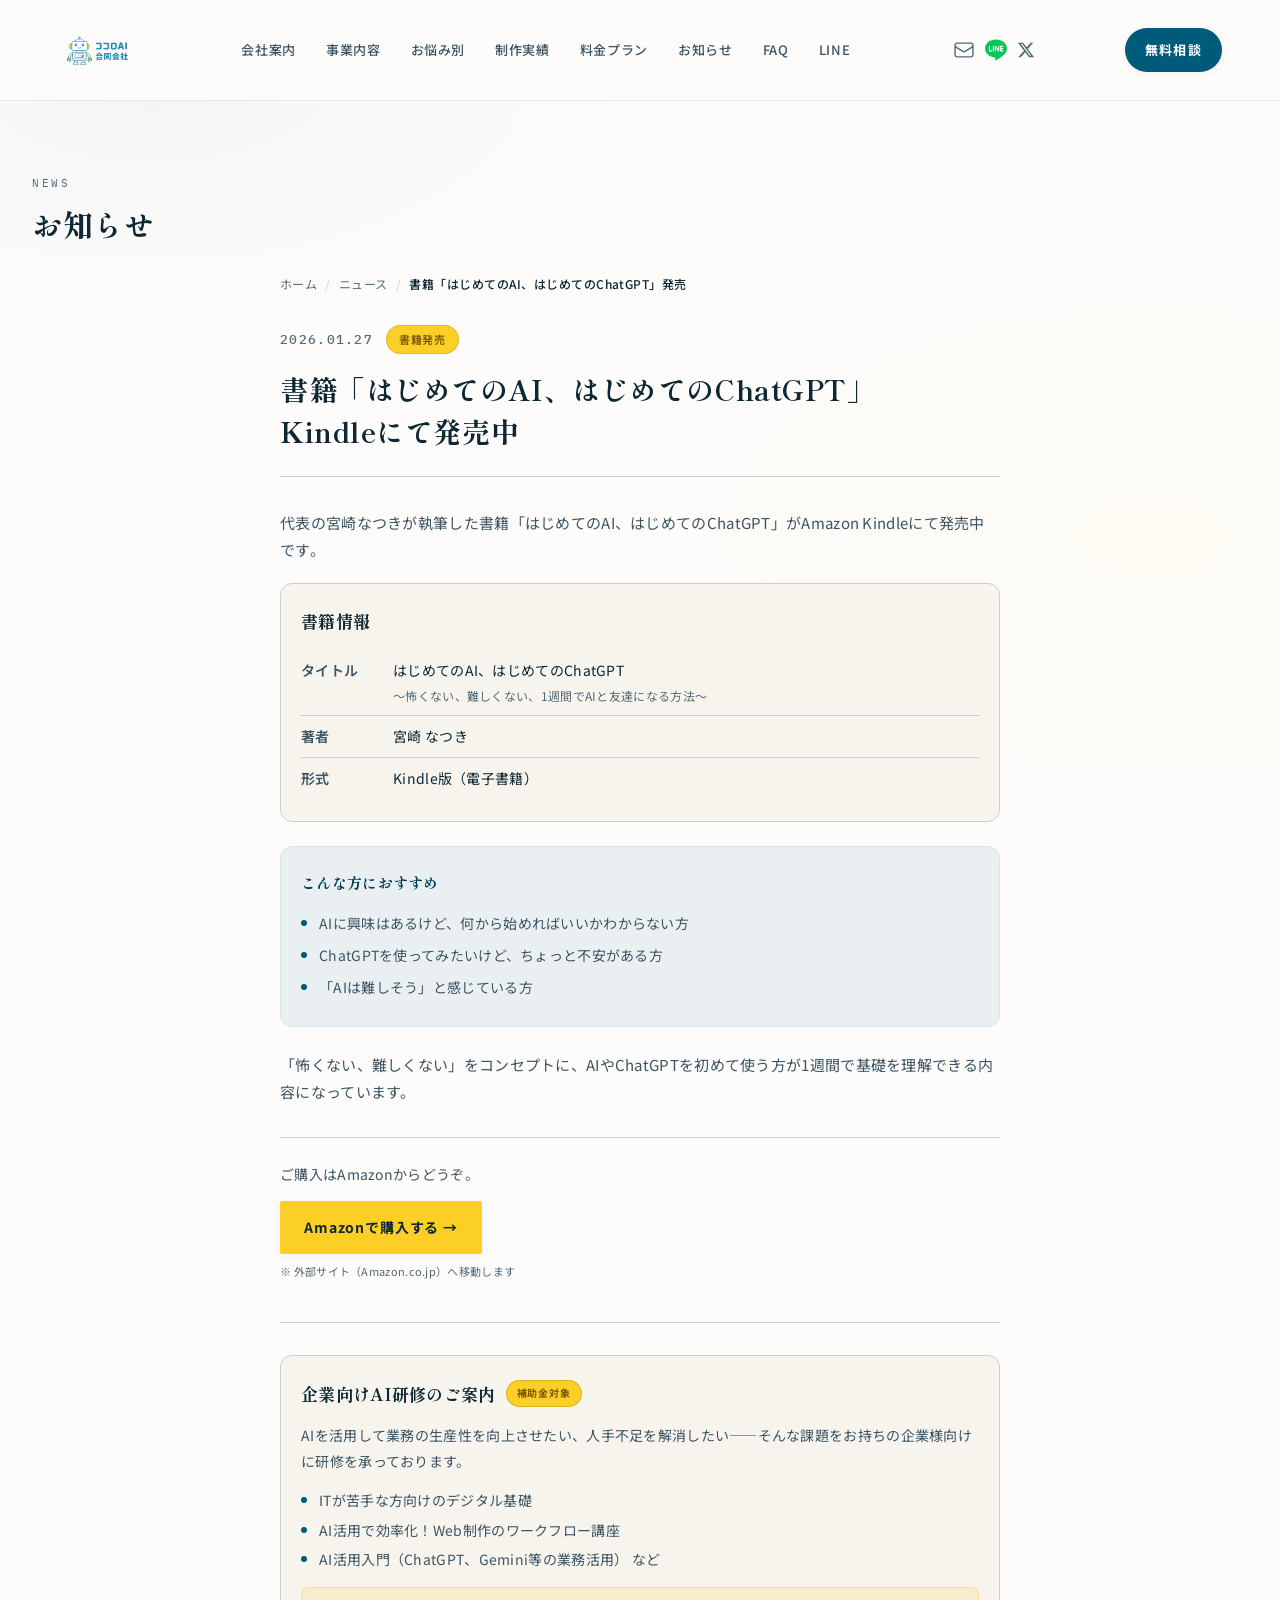
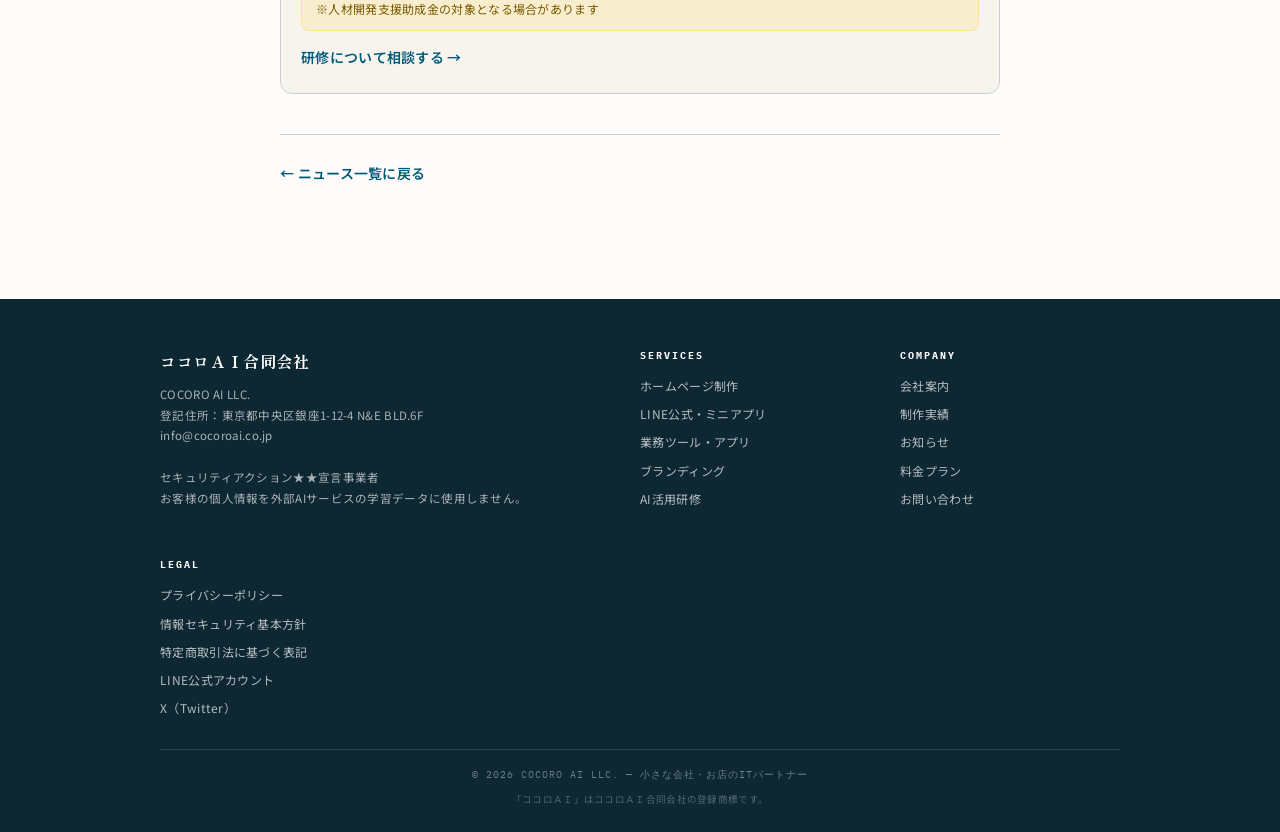
<file: news/ai-book-2026.html>
<!DOCTYPE html>
<html lang="ja">
<head>
  <!-- Google tag (gtag.js) -->
  <script async src="https://www.googletagmanager.com/gtag/js?id=G-WDZSEFZKY2"></script>
  <script>
    window.dataLayer = window.dataLayer || [];
    function gtag(){dataLayer.push(arguments);}
    gtag('js', new Date());
    gtag('config', 'G-WDZSEFZKY2');
  </script>
  <meta charset="UTF-8" />
  <meta name="viewport" content="width=device-width, initial-scale=1.0" />
  <title>書籍「はじめてのAI、はじめてのChatGPT」発売のお知らせ - ココロＡＩ合同会社</title>
  <meta name="description" content="ココロＡＩ合同会社 代表 宮崎なつき著「はじめてのAI、はじめてのChatGPT」Amazon Kindle発売中。AI初心者が1週間で基礎を理解できる入門書です。" />
  <link rel="canonical" href="https://cocoroai.co.jp/news/ai-book-2026.html" />
  <meta property="og:title" content="書籍「はじめてのAI、はじめてのChatGPT」発売のお知らせ - ココロＡＩ合同会社" />
  <meta property="og:description" content="ココロＡＩ合同会社 代表 宮崎なつき著「はじめてのAI、はじめてのChatGPT」Amazon Kindle発売中。AI初心者が1週間で基礎を理解できる入門書です。" />
  <meta property="og:url" content="https://cocoroai.co.jp/news/ai-book-2026.html" />
  <meta property="og:type" content="article" />
  <meta property="og:site_name" content="ココロＡＩ合同会社" />
  <meta property="og:locale" content="ja_JP" />
  <meta property="og:image" content="https://cocoroai.co.jp/images/cocoroai_logo.png" />
  <meta name="twitter:card" content="summary_large_image" />
  <meta name="twitter:title" content="書籍「はじめてのAI、はじめてのChatGPT」発売のお知らせ - ココロＡＩ合同会社" />
  <meta name="twitter:description" content="ココロＡＩ合同会社 代表 宮崎なつき著「はじめてのAI、はじめてのChatGPT」Amazon Kindle発売中。AI初心者が1週間で基礎を理解できる入門書です。" />
  <meta name="twitter:image" content="https://cocoroai.co.jp/images/cocoroai_logo.png" />

  <link rel="icon" href="../images/favicon.ico" />
  <link rel="apple-touch-icon" sizes="180x180" href="../images/apple-touch-icon.png" />
  <link rel="icon" type="image/png" sizes="192x192" href="../images/android-chrome-192x192.png" />
  <link rel="manifest" href="../images/site.webmanifest" />
  <meta name="theme-color" content="#FDFCFB" />

  <link rel="preconnect" href="https://fonts.googleapis.com" />
  <link rel="preconnect" href="https://fonts.gstatic.com" crossorigin />
  <link href="https://fonts.googleapis.com/css2?family=IBM+Plex+Mono:wght@400;500&family=Quicksand:wght@500;600&family=Noto+Sans+JP:wght@400;500;700&family=Shippori+Mincho+B1:wght@500;600;700;800&family=Zen+Old+Mincho:wght@500;700&display=swap" rel="stylesheet" />

  <link rel="stylesheet" href="../tokens.css" />
  <link rel="stylesheet" href="../legacy-style.css" />
</head>
<body>

  <header class="site-header">
    <div class="site-header__inner">
      <a href="../index.html" class="logo logo--image">
        <img src="../images/cocoroai_logo_full_transparent.png" alt="ココロＡＩ合同会社" />
      </a>
      <nav class="nav-pc">
        <a href="../index.html#about">会社案内</a>
        <a href="../index.html#services">事業内容</a>
        <a href="../solutions.html">お悩み別</a>
        <a href="../index.html#works">制作実績</a>
        <a href="../pricing.html">料金プラン</a>
        <a href="../index.html#news">お知らせ</a>
        <a href="../faq.html">FAQ</a>
        <a href="https://lin.ee/PIJfwYPT" target="_blank" rel="noopener">LINE</a>
      </nav>
      <div class="header-icons">
        <a href="https://forms.gle/UHa9Uf4ezKq27iVg9" target="_blank" rel="noopener" class="header-icon" aria-label="無料メルマガ登録" title="無料メルマガ「AIのある暮らし」">
          <svg xmlns="http://www.w3.org/2000/svg" fill="none" viewBox="0 0 24 24" stroke-width="1.5" stroke="currentColor" width="22" height="22"><path stroke-linecap="round" stroke-linejoin="round" d="M21.75 6.75v10.5a2.25 2.25 0 0 1-2.25 2.25h-15a2.25 2.25 0 0 1-2.25-2.25V6.75m19.5 0A2.25 2.25 0 0 0 19.5 4.5h-15a2.25 2.25 0 0 0-2.25 2.25m19.5 0v.243a2.25 2.25 0 0 1-1.07 1.916l-7.5 4.615a2.25 2.25 0 0 1-2.36 0L3.32 8.91a2.25 2.25 0 0 1-1.07-1.916V6.75"/></svg>
        </a>
        <a href="https://lin.ee/PIJfwYPT" target="_blank" rel="noopener" class="header-icon header-icon--line" aria-label="LINE公式アカウント">
          <svg xmlns="http://www.w3.org/2000/svg" viewBox="0 0 24 24" fill="currentColor" width="22" height="22"><path d="M19.365 9.863c.349 0 .63.285.63.631 0 .345-.281.63-.63.63H17.61v1.125h1.755c.349 0 .63.283.63.63 0 .344-.281.629-.63.629h-2.386c-.345 0-.627-.285-.627-.629V8.108c0-.345.282-.63.63-.63h2.386c.346 0 .627.285.627.63 0 .349-.281.63-.63.63H17.61v1.125h1.755zm-3.855 3.016c0 .27-.174.51-.432.596-.064.021-.133.031-.199.031-.211 0-.391-.09-.51-.25l-2.443-3.317v2.94c0 .344-.279.629-.631.629-.346 0-.626-.285-.626-.629V8.108c0-.27.173-.51.43-.595.06-.023.136-.033.194-.033.195 0 .375.104.495.254l2.462 3.33V8.108c0-.345.282-.63.63-.63.345 0 .63.285.63.63v4.771zm-5.741 0c0 .344-.282.629-.631.629-.345 0-.627-.285-.627-.629V8.108c0-.345.282-.63.63-.63.346 0 .628.285.628.63v4.771zm-2.466.629H4.917c-.345 0-.63-.285-.63-.629V8.108c0-.345.285-.63.63-.63.348 0 .63.285.63.63v4.141h1.756c.348 0 .629.283.629.63 0 .344-.282.629-.629.629M24 10.314C24 4.943 18.615.572 12 .572S0 4.943 0 10.314c0 4.811 4.27 8.842 10.035 9.608.391.082.923.258 1.058.59.12.301.079.766.038 1.08l-.164 1.02c-.045.301-.24 1.186 1.049.645 1.291-.539 6.916-4.078 9.436-6.975C23.176 14.393 24 12.458 24 10.314"/></svg>
        </a>
        <a href="https://x.com/cocoroai_llc" target="_blank" rel="noopener" class="header-icon" aria-label="X（Twitter）">
          <svg xmlns="http://www.w3.org/2000/svg" viewBox="0 0 24 24" fill="currentColor" width="18" height="18"><path d="M18.244 2.25h3.308l-7.227 8.26 8.502 11.24H16.17l-5.214-6.817L4.99 21.75H1.68l7.73-8.835L1.254 2.25H8.08l4.713 6.231zm-1.161 17.52h1.833L7.084 4.126H5.117z"/></svg>
        </a>
      </div>
      <a href="https://cocoroai-contact.super-night-76d8.workers.dev" target="_blank" rel="noopener" class="btn-header btn-header--pc">無料相談</a>
      <button class="nav-toggle" id="navToggle" aria-label="メニューを開く" aria-expanded="false">
        <span></span><span></span><span></span>
      </button>
    </div>
  </header>

  <div class="nav-drawer" id="navDrawer" aria-hidden="true">
    <button class="nav-drawer__close" id="navClose" aria-label="メニューを閉じる">&times;</button>
    <nav class="nav-drawer__nav">
      <a href="../index.html#about">会社案内</a>
      <a href="../index.html#services">事業内容</a>
      <a href="../solutions.html">お悩み別</a>
      <a href="../index.html#works">制作実績</a>
      <a href="../pricing.html">料金プラン</a>
      <a href="../index.html#news">お知らせ</a>
      <a href="../faq.html">FAQ</a>
      <div class="nav-drawer__icons">
        <a href="https://forms.gle/UHa9Uf4ezKq27iVg9" target="_blank" rel="noopener" class="nav-drawer__icon-link" aria-label="無料メルマガ登録">
          <svg xmlns="http://www.w3.org/2000/svg" fill="none" viewBox="0 0 24 24" stroke-width="1.5" stroke="currentColor" width="20" height="20"><path stroke-linecap="round" stroke-linejoin="round" d="M21.75 6.75v10.5a2.25 2.25 0 0 1-2.25 2.25h-15a2.25 2.25 0 0 1-2.25-2.25V6.75m19.5 0A2.25 2.25 0 0 0 19.5 4.5h-15a2.25 2.25 0 0 0-2.25 2.25m19.5 0v.243a2.25 2.25 0 0 1-1.07 1.916l-7.5 4.615a2.25 2.25 0 0 1-2.36 0L3.32 8.91a2.25 2.25 0 0 1-1.07-1.916V6.75"/></svg>
          メルマガ
        </a>
        <a href="https://lin.ee/PIJfwYPT" target="_blank" rel="noopener" class="nav-drawer__icon-link" aria-label="LINE公式アカウント">
          <svg xmlns="http://www.w3.org/2000/svg" viewBox="0 0 24 24" fill="currentColor" width="20" height="20"><path d="M19.365 9.863c.349 0 .63.285.63.631 0 .345-.281.63-.63.63H17.61v1.125h1.755c.349 0 .63.283.63.63 0 .344-.281.629-.63.629h-2.386c-.345 0-.627-.285-.627-.629V8.108c0-.345.282-.63.63-.63h2.386c.346 0 .627.285.627.63 0 .349-.281.63-.63.63H17.61v1.125h1.755zm-3.855 3.016c0 .27-.174.51-.432.596-.064.021-.133.031-.199.031-.211 0-.391-.09-.51-.25l-2.443-3.317v2.94c0 .344-.279.629-.631.629-.346 0-.626-.285-.626-.629V8.108c0-.27.173-.51.43-.595.06-.023.136-.033.194-.033.195 0 .375.104.495.254l2.462 3.33V8.108c0-.345.282-.63.63-.63.345 0 .63.285.63.63v4.771zm-5.741 0c0 .344-.282.629-.631.629-.345 0-.627-.285-.627-.629V8.108c0-.345.282-.63.63-.63.346 0 .628.285.628.63v4.771zm-2.466.629H4.917c-.345 0-.63-.285-.63-.629V8.108c0-.345.285-.63.63-.63.348 0 .63.285.63.63v4.141h1.756c.348 0 .629.283.629.63 0 .344-.282.629-.629.629M24 10.314C24 4.943 18.615.572 12 .572S0 4.943 0 10.314c0 4.811 4.27 8.842 10.035 9.608.391.082.923.258 1.058.59.12.301.079.766.038 1.08l-.164 1.02c-.045.301-.24 1.186 1.049.645 1.291-.539 6.916-4.078 9.436-6.975C23.176 14.393 24 12.458 24 10.314"/></svg>
          LINE
        </a>
        <a href="https://x.com/cocoroai_llc" target="_blank" rel="noopener" class="nav-drawer__icon-link" aria-label="X（Twitter）">
          <svg xmlns="http://www.w3.org/2000/svg" viewBox="0 0 24 24" fill="currentColor" width="16" height="16"><path d="M18.244 2.25h3.308l-7.227 8.26 8.502 11.24H16.17l-5.214-6.817L4.99 21.75H1.68l7.73-8.835L1.254 2.25H8.08l4.713 6.231zm-1.161 17.52h1.833L7.084 4.126H5.117z"/></svg>
          X
        </a>
      </div>
      <a href="https://cocoroai-contact.super-night-76d8.workers.dev" target="_blank" rel="noopener" class="nav-drawer__cta">無料相談する &rarr;</a>
    </nav>
  </div>

  <main>
    <section class="section">
      <div class="chap-head reveal">
        <span class="chap-num mono">NEWS</span>
        <p class="chap-title">お知らせ</p>
      </div>

      <nav class="news-breadcrumb" aria-label="パンくずリスト">
        <ol>
          <li><a href="../index.html">ホーム</a></li>
          <li><a href="../index.html#news">ニュース</a></li>
          <li aria-current="page">書籍「はじめてのAI、はじめてのChatGPT」発売</li>
        </ol>
      </nav>

      <article class="news-article">
        <header class="news-article__header">
          <time class="news-article__date" datetime="2026-01-27">2026.01.27</time>
          <span class="news-article__tag">書籍発売</span>
          <h1 class="news-article__title">書籍「はじめてのAI、はじめてのChatGPT」<br class="sp-hide" />Kindleにて発売中</h1>
        </header>

        <div class="news-article__body">
          <p>
            代表の宮崎なつきが執筆した書籍「はじめてのAI、はじめてのChatGPT」がAmazon Kindleにて発売中です。
          </p>

          <div class="news-article__info-box">
            <h2>書籍情報</h2>
            <dl class="news-article__dl">
              <div>
                <dt>タイトル</dt>
                <dd>はじめてのAI、はじめてのChatGPT<br /><small>〜怖くない、難しくない、1週間でAIと友達になる方法〜</small></dd>
              </div>
              <div>
                <dt>著者</dt>
                <dd>宮崎 なつき</dd>
              </div>
              <div>
                <dt>形式</dt>
                <dd>Kindle版（電子書籍）</dd>
              </div>
            </dl>
          </div>

          <div class="news-article__recommend">
            <h3>こんな方におすすめ</h3>
            <ul>
              <li>AIに興味はあるけど、何から始めればいいかわからない方</li>
              <li>ChatGPTを使ってみたいけど、ちょっと不安がある方</li>
              <li>「AIは難しそう」と感じている方</li>
            </ul>
          </div>

          <p>
            「怖くない、難しくない」をコンセプトに、AIやChatGPTを初めて使う方が1週間で基礎を理解できる内容になっています。
          </p>

          <div class="news-article__link-section">
            <p>ご購入はAmazonからどうぞ。</p>
            <a href="https://www.amazon.co.jp/dp/B0GJT89VHV/" target="_blank" rel="noopener noreferrer" class="news-article__amazon-btn">
              Amazonで購入する &rarr;
            </a>
            <small>※ 外部サイト（Amazon.co.jp）へ移動します</small>
          </div>
        </div>

        <!-- 企業向けAI研修のご案内 -->
        <div class="news-article__training">
          <div class="news-article__training-inner">
            <div class="news-article__training-head">
              <h3>企業向けAI研修のご案内</h3>
              <span class="news-article__training-badge">補助金対象</span>
            </div>
            <p>
              AIを活用して業務の生産性を向上させたい、人手不足を解消したい――そんな課題をお持ちの企業様向けに研修を承っております。
            </p>
            <ul>
              <li>ITが苦手な方向けのデジタル基礎</li>
              <li>AI活用で効率化！Web制作のワークフロー講座</li>
              <li>AI活用入門（ChatGPT、Gemini等の業務活用） など</li>
            </ul>
            <p class="news-article__training-note">※人材開発支援助成金の対象となる場合があります</p>
            <a href="https://cocoroai-contact.super-night-76d8.workers.dev" target="_blank" rel="noopener" class="news-article__training-link">
              研修について相談する &rarr;
            </a>
          </div>
        </div>

        <div class="news-article__back">
          <a href="../index.html#news">&larr; ニュース一覧に戻る</a>
        </div>
      </article>
    </section>
  </main>

  <footer class="site-footer">
    <div class="site-footer__inner">
      <div>
        <div class="site-footer__brand">ココロＡＩ合同会社</div>
        <div class="site-footer__meta">
          COCORO AI LLC.<br />
          登記住所：東京都中央区銀座1-12-4 N&amp;E BLD.6F<br />
          info@cocoroai.co.jp<br /><br />
          セキュリティアクション★★宣言事業者<br />
          お客様の個人情報を外部AIサービスの学習データに使用しません。
        </div>
      </div>
      <div>
        <h4>SERVICES</h4>
        <ul>
          <li><a href="../index.html#services">ホームページ制作</a></li>
          <li><a href="../index.html#services">LINE公式・ミニアプリ</a></li>
          <li><a href="../index.html#services">業務ツール・アプリ</a></li>
          <li><a href="../index.html#services">ブランディング</a></li>
          <li><a href="../index.html#services">AI活用研修</a></li>
        </ul>
      </div>
      <div>
        <h4>COMPANY</h4>
        <ul>
          <li><a href="../index.html#about">会社案内</a></li>
          <li><a href="../index.html#works">制作実績</a></li>
          <li><a href="../index.html#news">お知らせ</a></li>
          <li><a href="../pricing.html">料金プラン</a></li>
          <li><a href="https://cocoroai-contact.super-night-76d8.workers.dev" target="_blank" rel="noopener">お問い合わせ</a></li>
        </ul>
      </div>
      <div>
        <h4>LEGAL</h4>
        <ul>
          <li><a href="https://sites.google.com/cocoroai.co.jp/privacy-policy/%E3%83%9B%E3%83%BC%E3%83%A0" target="_blank" rel="noopener">プライバシーポリシー</a></li>
          <li><a href="https://sites.google.com/cocoroai.co.jp/security-policy/%E3%83%9B%E3%83%BC%E3%83%A0" target="_blank" rel="noopener">情報セキュリティ基本方針</a></li>
          <li><a href="../tokushoho.html">特定商取引法に基づく表記</a></li>
          <li><a href="https://lin.ee/PIJfwYPT" target="_blank" rel="noopener">LINE公式アカウント</a></li>
          <li><a href="https://x.com/cocoroai_llc" target="_blank" rel="noopener">X（Twitter）</a></li>
        </ul>
      </div>
    </div>
    <div class="site-footer__copy">&copy; 2026 COCORO AI LLC. &mdash; 小さな会社・お店のITパートナー</div>
    <div class="site-footer__trademark">「ココロＡＩ」はココロＡＩ合同会社の登録商標です。</div>
  </footer>

  <script>
    const toggle = document.getElementById('navToggle');
    const drawer = document.getElementById('navDrawer');
    const closeBtn = document.getElementById('navClose');
    function openDrawer() { drawer.classList.add('open'); toggle.setAttribute('aria-expanded','true'); drawer.setAttribute('aria-hidden','false'); document.body.style.overflow='hidden'; }
    function closeDrawer() { drawer.classList.remove('open'); toggle.setAttribute('aria-expanded','false'); drawer.setAttribute('aria-hidden','true'); document.body.style.overflow=''; }
    toggle.addEventListener('click', openDrawer);
    closeBtn.addEventListener('click', closeDrawer);
    drawer.querySelectorAll('a').forEach(a => a.addEventListener('click', closeDrawer));
    document.addEventListener('keydown', e => { if (e.key==='Escape') closeDrawer(); });

    const io = new IntersectionObserver(entries => {
      entries.forEach(e => { if (e.isIntersecting) { e.target.classList.add('in'); io.unobserve(e.target); } });
    }, { threshold: 0.08 });
    document.querySelectorAll('.reveal').forEach(el => io.observe(el));
  </script>

  <!-- ココロボちゃん チャットウィジェット -->
</body>
</html>
</file>
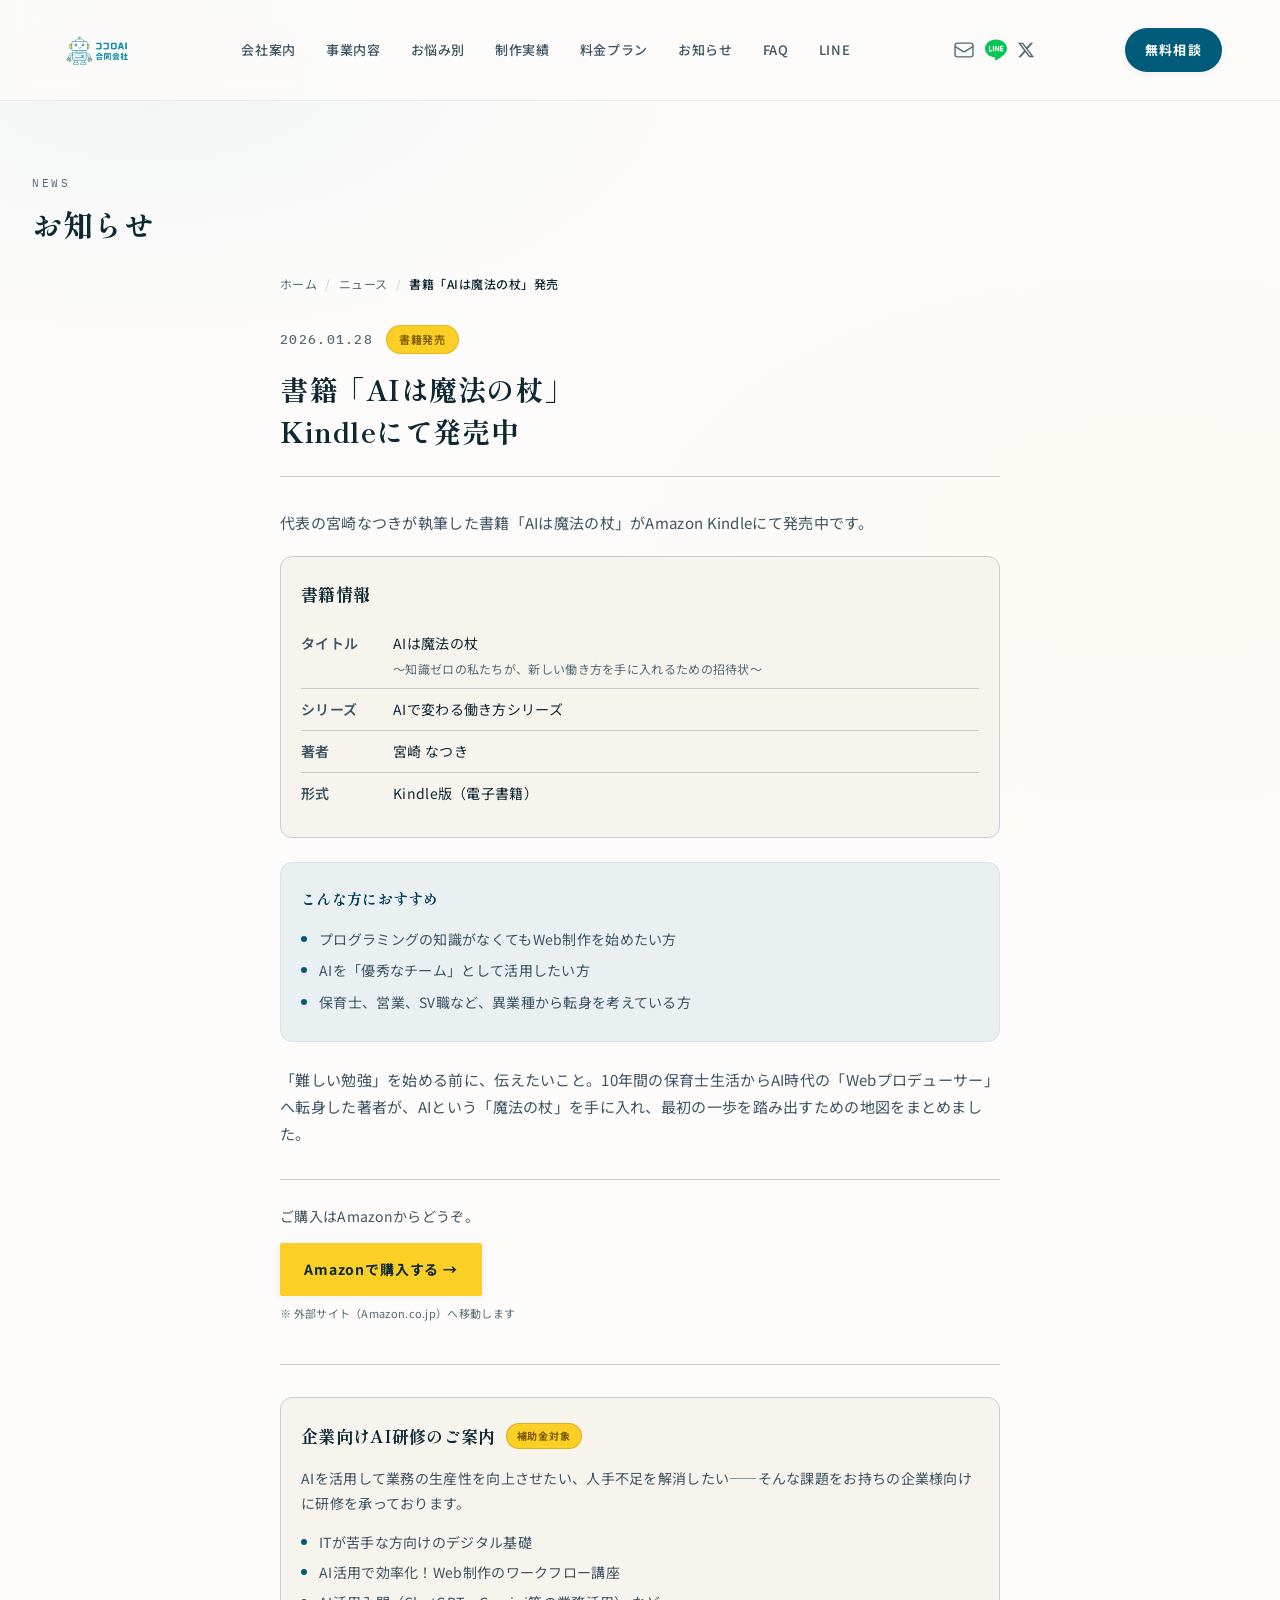
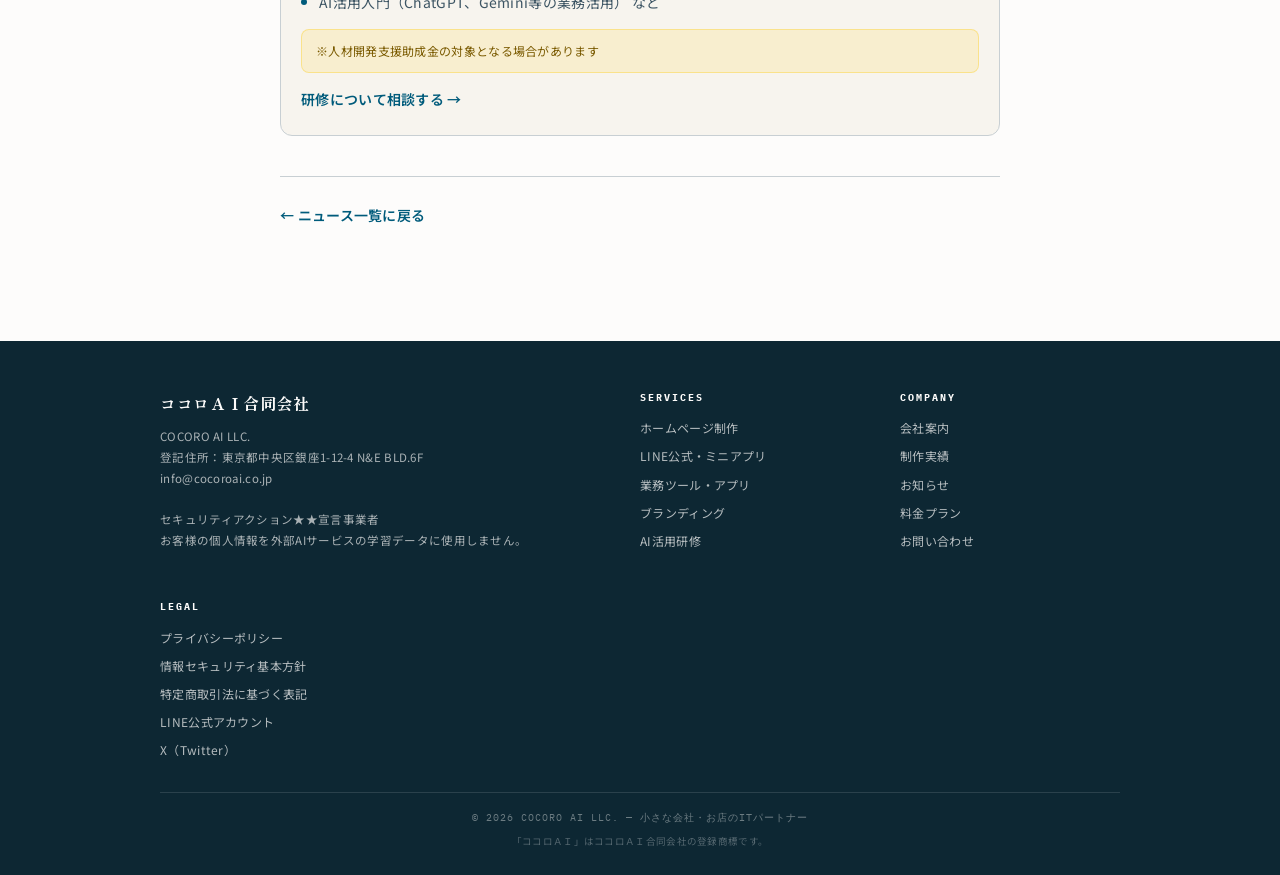
<file: news/ai-magic-wand-2026.html>
<!DOCTYPE html>
<html lang="ja">
<head>
  <!-- Google tag (gtag.js) -->
  <script async src="https://www.googletagmanager.com/gtag/js?id=G-WDZSEFZKY2"></script>
  <script>
    window.dataLayer = window.dataLayer || [];
    function gtag(){dataLayer.push(arguments);}
    gtag('js', new Date());
    gtag('config', 'G-WDZSEFZKY2');
  </script>
  <meta charset="UTF-8" />
  <meta name="viewport" content="width=device-width, initial-scale=1.0" />
  <title>書籍「AIは魔法の杖」発売のお知らせ - ココロＡＩ合同会社</title>
  <meta name="description" content="ココロＡＩ合同会社 代表 宮崎なつき著「AIは魔法の杖」Amazon Kindle発売中。知識ゼロから新しい働き方を手に入れるためのAI活用ガイドです。" />
  <link rel="canonical" href="https://cocoroai.co.jp/news/ai-magic-wand-2026.html" />
  <meta property="og:title" content="書籍「AIは魔法の杖」発売のお知らせ - ココロＡＩ合同会社" />
  <meta property="og:description" content="ココロＡＩ合同会社 代表 宮崎なつき著「AIは魔法の杖」Amazon Kindle発売中。知識ゼロから新しい働き方を手に入れるためのAI活用ガイドです。" />
  <meta property="og:url" content="https://cocoroai.co.jp/news/ai-magic-wand-2026.html" />
  <meta property="og:type" content="article" />
  <meta property="og:site_name" content="ココロＡＩ合同会社" />
  <meta property="og:locale" content="ja_JP" />
  <meta property="og:image" content="https://cocoroai.co.jp/images/cocoroai_logo.png" />
  <meta name="twitter:card" content="summary_large_image" />
  <meta name="twitter:title" content="書籍「AIは魔法の杖」発売のお知らせ - ココロＡＩ合同会社" />
  <meta name="twitter:description" content="ココロＡＩ合同会社 代表 宮崎なつき著「AIは魔法の杖」Amazon Kindle発売中。知識ゼロから新しい働き方を手に入れるためのAI活用ガイドです。" />
  <meta name="twitter:image" content="https://cocoroai.co.jp/images/cocoroai_logo.png" />

  <link rel="icon" href="../images/favicon.ico" />
  <link rel="apple-touch-icon" sizes="180x180" href="../images/apple-touch-icon.png" />
  <link rel="icon" type="image/png" sizes="192x192" href="../images/android-chrome-192x192.png" />
  <link rel="manifest" href="../images/site.webmanifest" />
  <meta name="theme-color" content="#FDFCFB" />

  <link rel="preconnect" href="https://fonts.googleapis.com" />
  <link rel="preconnect" href="https://fonts.gstatic.com" crossorigin />
  <link href="https://fonts.googleapis.com/css2?family=IBM+Plex+Mono:wght@400;500&family=Quicksand:wght@500;600&family=Noto+Sans+JP:wght@400;500;700&family=Shippori+Mincho+B1:wght@500;600;700;800&family=Zen+Old+Mincho:wght@500;700&display=swap" rel="stylesheet" />

  <link rel="stylesheet" href="../tokens.css" />
  <link rel="stylesheet" href="../legacy-style.css" />
</head>
<body>

  <header class="site-header">
    <div class="site-header__inner">
      <a href="../index.html" class="logo logo--image">
        <img src="../images/cocoroai_logo_full_transparent.png" alt="ココロＡＩ合同会社" />
      </a>
      <nav class="nav-pc">
        <a href="../index.html#about">会社案内</a>
        <a href="../index.html#services">事業内容</a>
        <a href="../solutions.html">お悩み別</a>
        <a href="../index.html#works">制作実績</a>
        <a href="../pricing.html">料金プラン</a>
        <a href="../index.html#news">お知らせ</a>
        <a href="../faq.html">FAQ</a>
        <a href="https://lin.ee/PIJfwYPT" target="_blank" rel="noopener">LINE</a>
      </nav>
      <div class="header-icons">
        <a href="https://forms.gle/UHa9Uf4ezKq27iVg9" target="_blank" rel="noopener" class="header-icon" aria-label="無料メルマガ登録" title="無料メルマガ「AIのある暮らし」">
          <svg xmlns="http://www.w3.org/2000/svg" fill="none" viewBox="0 0 24 24" stroke-width="1.5" stroke="currentColor" width="22" height="22"><path stroke-linecap="round" stroke-linejoin="round" d="M21.75 6.75v10.5a2.25 2.25 0 0 1-2.25 2.25h-15a2.25 2.25 0 0 1-2.25-2.25V6.75m19.5 0A2.25 2.25 0 0 0 19.5 4.5h-15a2.25 2.25 0 0 0-2.25 2.25m19.5 0v.243a2.25 2.25 0 0 1-1.07 1.916l-7.5 4.615a2.25 2.25 0 0 1-2.36 0L3.32 8.91a2.25 2.25 0 0 1-1.07-1.916V6.75"/></svg>
        </a>
        <a href="https://lin.ee/PIJfwYPT" target="_blank" rel="noopener" class="header-icon header-icon--line" aria-label="LINE公式アカウント">
          <svg xmlns="http://www.w3.org/2000/svg" viewBox="0 0 24 24" fill="currentColor" width="22" height="22"><path d="M19.365 9.863c.349 0 .63.285.63.631 0 .345-.281.63-.63.63H17.61v1.125h1.755c.349 0 .63.283.63.63 0 .344-.281.629-.63.629h-2.386c-.345 0-.627-.285-.627-.629V8.108c0-.345.282-.63.63-.63h2.386c.346 0 .627.285.627.63 0 .349-.281.63-.63.63H17.61v1.125h1.755zm-3.855 3.016c0 .27-.174.51-.432.596-.064.021-.133.031-.199.031-.211 0-.391-.09-.51-.25l-2.443-3.317v2.94c0 .344-.279.629-.631.629-.346 0-.626-.285-.626-.629V8.108c0-.27.173-.51.43-.595.06-.023.136-.033.194-.033.195 0 .375.104.495.254l2.462 3.33V8.108c0-.345.282-.63.63-.63.345 0 .63.285.63.63v4.771zm-5.741 0c0 .344-.282.629-.631.629-.345 0-.627-.285-.627-.629V8.108c0-.345.282-.63.63-.63.346 0 .628.285.628.63v4.771zm-2.466.629H4.917c-.345 0-.63-.285-.63-.629V8.108c0-.345.285-.63.63-.63.348 0 .63.285.63.63v4.141h1.756c.348 0 .629.283.629.63 0 .344-.282.629-.629.629M24 10.314C24 4.943 18.615.572 12 .572S0 4.943 0 10.314c0 4.811 4.27 8.842 10.035 9.608.391.082.923.258 1.058.59.12.301.079.766.038 1.08l-.164 1.02c-.045.301-.24 1.186 1.049.645 1.291-.539 6.916-4.078 9.436-6.975C23.176 14.393 24 12.458 24 10.314"/></svg>
        </a>
        <a href="https://x.com/cocoroai_llc" target="_blank" rel="noopener" class="header-icon" aria-label="X（Twitter）">
          <svg xmlns="http://www.w3.org/2000/svg" viewBox="0 0 24 24" fill="currentColor" width="18" height="18"><path d="M18.244 2.25h3.308l-7.227 8.26 8.502 11.24H16.17l-5.214-6.817L4.99 21.75H1.68l7.73-8.835L1.254 2.25H8.08l4.713 6.231zm-1.161 17.52h1.833L7.084 4.126H5.117z"/></svg>
        </a>
      </div>
      <a href="https://cocoroai-contact.super-night-76d8.workers.dev" target="_blank" rel="noopener" class="btn-header btn-header--pc">無料相談</a>
      <button class="nav-toggle" id="navToggle" aria-label="メニューを開く" aria-expanded="false">
        <span></span><span></span><span></span>
      </button>
    </div>
  </header>

  <div class="nav-drawer" id="navDrawer" aria-hidden="true">
    <button class="nav-drawer__close" id="navClose" aria-label="メニューを閉じる">&times;</button>
    <nav class="nav-drawer__nav">
      <a href="../index.html#about">会社案内</a>
      <a href="../index.html#services">事業内容</a>
      <a href="../solutions.html">お悩み別</a>
      <a href="../index.html#works">制作実績</a>
      <a href="../pricing.html">料金プラン</a>
      <a href="../index.html#news">お知らせ</a>
      <a href="../faq.html">FAQ</a>
      <div class="nav-drawer__icons">
        <a href="https://forms.gle/UHa9Uf4ezKq27iVg9" target="_blank" rel="noopener" class="nav-drawer__icon-link" aria-label="無料メルマガ登録">
          <svg xmlns="http://www.w3.org/2000/svg" fill="none" viewBox="0 0 24 24" stroke-width="1.5" stroke="currentColor" width="20" height="20"><path stroke-linecap="round" stroke-linejoin="round" d="M21.75 6.75v10.5a2.25 2.25 0 0 1-2.25 2.25h-15a2.25 2.25 0 0 1-2.25-2.25V6.75m19.5 0A2.25 2.25 0 0 0 19.5 4.5h-15a2.25 2.25 0 0 0-2.25 2.25m19.5 0v.243a2.25 2.25 0 0 1-1.07 1.916l-7.5 4.615a2.25 2.25 0 0 1-2.36 0L3.32 8.91a2.25 2.25 0 0 1-1.07-1.916V6.75"/></svg>
          メルマガ
        </a>
        <a href="https://lin.ee/PIJfwYPT" target="_blank" rel="noopener" class="nav-drawer__icon-link" aria-label="LINE公式アカウント">
          <svg xmlns="http://www.w3.org/2000/svg" viewBox="0 0 24 24" fill="currentColor" width="20" height="20"><path d="M19.365 9.863c.349 0 .63.285.63.631 0 .345-.281.63-.63.63H17.61v1.125h1.755c.349 0 .63.283.63.63 0 .344-.281.629-.63.629h-2.386c-.345 0-.627-.285-.627-.629V8.108c0-.345.282-.63.63-.63h2.386c.346 0 .627.285.627.63 0 .349-.281.63-.63.63H17.61v1.125h1.755zm-3.855 3.016c0 .27-.174.51-.432.596-.064.021-.133.031-.199.031-.211 0-.391-.09-.51-.25l-2.443-3.317v2.94c0 .344-.279.629-.631.629-.346 0-.626-.285-.626-.629V8.108c0-.27.173-.51.43-.595.06-.023.136-.033.194-.033.195 0 .375.104.495.254l2.462 3.33V8.108c0-.345.282-.63.63-.63.345 0 .63.285.63.63v4.771zm-5.741 0c0 .344-.282.629-.631.629-.345 0-.627-.285-.627-.629V8.108c0-.345.282-.63.63-.63.346 0 .628.285.628.63v4.771zm-2.466.629H4.917c-.345 0-.63-.285-.63-.629V8.108c0-.345.285-.63.63-.63.348 0 .63.285.63.63v4.141h1.756c.348 0 .629.283.629.63 0 .344-.282.629-.629.629M24 10.314C24 4.943 18.615.572 12 .572S0 4.943 0 10.314c0 4.811 4.27 8.842 10.035 9.608.391.082.923.258 1.058.59.12.301.079.766.038 1.08l-.164 1.02c-.045.301-.24 1.186 1.049.645 1.291-.539 6.916-4.078 9.436-6.975C23.176 14.393 24 12.458 24 10.314"/></svg>
          LINE
        </a>
        <a href="https://x.com/cocoroai_llc" target="_blank" rel="noopener" class="nav-drawer__icon-link" aria-label="X（Twitter）">
          <svg xmlns="http://www.w3.org/2000/svg" viewBox="0 0 24 24" fill="currentColor" width="16" height="16"><path d="M18.244 2.25h3.308l-7.227 8.26 8.502 11.24H16.17l-5.214-6.817L4.99 21.75H1.68l7.73-8.835L1.254 2.25H8.08l4.713 6.231zm-1.161 17.52h1.833L7.084 4.126H5.117z"/></svg>
          X
        </a>
      </div>
      <a href="https://cocoroai-contact.super-night-76d8.workers.dev" target="_blank" rel="noopener" class="nav-drawer__cta">無料相談する &rarr;</a>
    </nav>
  </div>

  <main>
    <section class="section">
      <div class="chap-head reveal">
        <span class="chap-num mono">NEWS</span>
        <p class="chap-title">お知らせ</p>
      </div>

      <nav class="news-breadcrumb" aria-label="パンくずリスト">
        <ol>
          <li><a href="../index.html">ホーム</a></li>
          <li><a href="../index.html#news">ニュース</a></li>
          <li aria-current="page">書籍「AIは魔法の杖」発売</li>
        </ol>
      </nav>

      <article class="news-article">
        <header class="news-article__header">
          <time class="news-article__date" datetime="2026-01-28">2026.01.28</time>
          <span class="news-article__tag">書籍発売</span>
          <h1 class="news-article__title">書籍「AIは魔法の杖」<br class="sp-hide" />Kindleにて発売中</h1>
        </header>

        <div class="news-article__body">
          <p>
            代表の宮崎なつきが執筆した書籍「AIは魔法の杖」がAmazon Kindleにて発売中です。
          </p>

          <div class="news-article__info-box">
            <h2>書籍情報</h2>
            <dl class="news-article__dl">
              <div>
                <dt>タイトル</dt>
                <dd>AIは魔法の杖<br /><small>〜知識ゼロの私たちが、新しい働き方を手に入れるための招待状〜</small></dd>
              </div>
              <div>
                <dt>シリーズ</dt>
                <dd>AIで変わる働き方シリーズ</dd>
              </div>
              <div>
                <dt>著者</dt>
                <dd>宮崎 なつき</dd>
              </div>
              <div>
                <dt>形式</dt>
                <dd>Kindle版（電子書籍）</dd>
              </div>
            </dl>
          </div>

          <div class="news-article__recommend">
            <h3>こんな方におすすめ</h3>
            <ul>
              <li>プログラミングの知識がなくてもWeb制作を始めたい方</li>
              <li>AIを「優秀なチーム」として活用したい方</li>
              <li>保育士、営業、SV職など、異業種から転身を考えている方</li>
            </ul>
          </div>

          <p>
            「難しい勉強」を始める前に、伝えたいこと。10年間の保育士生活からAI時代の「Webプロデューサー」へ転身した著者が、AIという「魔法の杖」を手に入れ、最初の一歩を踏み出すための地図をまとめました。
          </p>

          <div class="news-article__link-section">
            <p>ご購入はAmazonからどうぞ。</p>
            <a href="https://www.amazon.co.jp/dp/B0GHZVBNKR/" target="_blank" rel="noopener noreferrer" class="news-article__amazon-btn">
              Amazonで購入する &rarr;
            </a>
            <small>※ 外部サイト（Amazon.co.jp）へ移動します</small>
          </div>
        </div>

        <!-- 企業向けAI研修のご案内 -->
        <div class="news-article__training">
          <div class="news-article__training-inner">
            <div class="news-article__training-head">
              <h3>企業向けAI研修のご案内</h3>
              <span class="news-article__training-badge">補助金対象</span>
            </div>
            <p>
              AIを活用して業務の生産性を向上させたい、人手不足を解消したい――そんな課題をお持ちの企業様向けに研修を承っております。
            </p>
            <ul>
              <li>ITが苦手な方向けのデジタル基礎</li>
              <li>AI活用で効率化！Web制作のワークフロー講座</li>
              <li>AI活用入門（ChatGPT、Gemini等の業務活用） など</li>
            </ul>
            <p class="news-article__training-note">※人材開発支援助成金の対象となる場合があります</p>
            <a href="https://cocoroai-contact.super-night-76d8.workers.dev" target="_blank" rel="noopener" class="news-article__training-link">
              研修について相談する &rarr;
            </a>
          </div>
        </div>

        <div class="news-article__back">
          <a href="../index.html#news">&larr; ニュース一覧に戻る</a>
        </div>
      </article>
    </section>
  </main>

  <footer class="site-footer">
    <div class="site-footer__inner">
      <div>
        <div class="site-footer__brand">ココロＡＩ合同会社</div>
        <div class="site-footer__meta">
          COCORO AI LLC.<br />
          登記住所：東京都中央区銀座1-12-4 N&amp;E BLD.6F<br />
          info@cocoroai.co.jp<br /><br />
          セキュリティアクション★★宣言事業者<br />
          お客様の個人情報を外部AIサービスの学習データに使用しません。
        </div>
      </div>
      <div>
        <h4>SERVICES</h4>
        <ul>
          <li><a href="../index.html#services">ホームページ制作</a></li>
          <li><a href="../index.html#services">LINE公式・ミニアプリ</a></li>
          <li><a href="../index.html#services">業務ツール・アプリ</a></li>
          <li><a href="../index.html#services">ブランディング</a></li>
          <li><a href="../index.html#services">AI活用研修</a></li>
        </ul>
      </div>
      <div>
        <h4>COMPANY</h4>
        <ul>
          <li><a href="../index.html#about">会社案内</a></li>
          <li><a href="../index.html#works">制作実績</a></li>
          <li><a href="../index.html#news">お知らせ</a></li>
          <li><a href="../pricing.html">料金プラン</a></li>
          <li><a href="https://cocoroai-contact.super-night-76d8.workers.dev" target="_blank" rel="noopener">お問い合わせ</a></li>
        </ul>
      </div>
      <div>
        <h4>LEGAL</h4>
        <ul>
          <li><a href="https://sites.google.com/cocoroai.co.jp/privacy-policy/%E3%83%9B%E3%83%BC%E3%83%A0" target="_blank" rel="noopener">プライバシーポリシー</a></li>
          <li><a href="https://sites.google.com/cocoroai.co.jp/security-policy/%E3%83%9B%E3%83%BC%E3%83%A0" target="_blank" rel="noopener">情報セキュリティ基本方針</a></li>
          <li><a href="../tokushoho.html">特定商取引法に基づく表記</a></li>
          <li><a href="https://lin.ee/PIJfwYPT" target="_blank" rel="noopener">LINE公式アカウント</a></li>
          <li><a href="https://x.com/cocoroai_llc" target="_blank" rel="noopener">X（Twitter）</a></li>
        </ul>
      </div>
    </div>
    <div class="site-footer__copy">&copy; 2026 COCORO AI LLC. &mdash; 小さな会社・お店のITパートナー</div>
    <div class="site-footer__trademark">「ココロＡＩ」はココロＡＩ合同会社の登録商標です。</div>
  </footer>

  <script>
    const toggle = document.getElementById('navToggle');
    const drawer = document.getElementById('navDrawer');
    const closeBtn = document.getElementById('navClose');
    function openDrawer() { drawer.classList.add('open'); toggle.setAttribute('aria-expanded','true'); drawer.setAttribute('aria-hidden','false'); document.body.style.overflow='hidden'; }
    function closeDrawer() { drawer.classList.remove('open'); toggle.setAttribute('aria-expanded','false'); drawer.setAttribute('aria-hidden','true'); document.body.style.overflow=''; }
    toggle.addEventListener('click', openDrawer);
    closeBtn.addEventListener('click', closeDrawer);
    drawer.querySelectorAll('a').forEach(a => a.addEventListener('click', closeDrawer));
    document.addEventListener('keydown', e => { if (e.key==='Escape') closeDrawer(); });

    const io = new IntersectionObserver(entries => {
      entries.forEach(e => { if (e.isIntersecting) { e.target.classList.add('in'); io.unobserve(e.target); } });
    }, { threshold: 0.08 });
    document.querySelectorAll('.reveal').forEach(el => io.observe(el));
  </script>

  <!-- ココロボちゃん チャットウィジェット -->
</body>
</html>
</file>
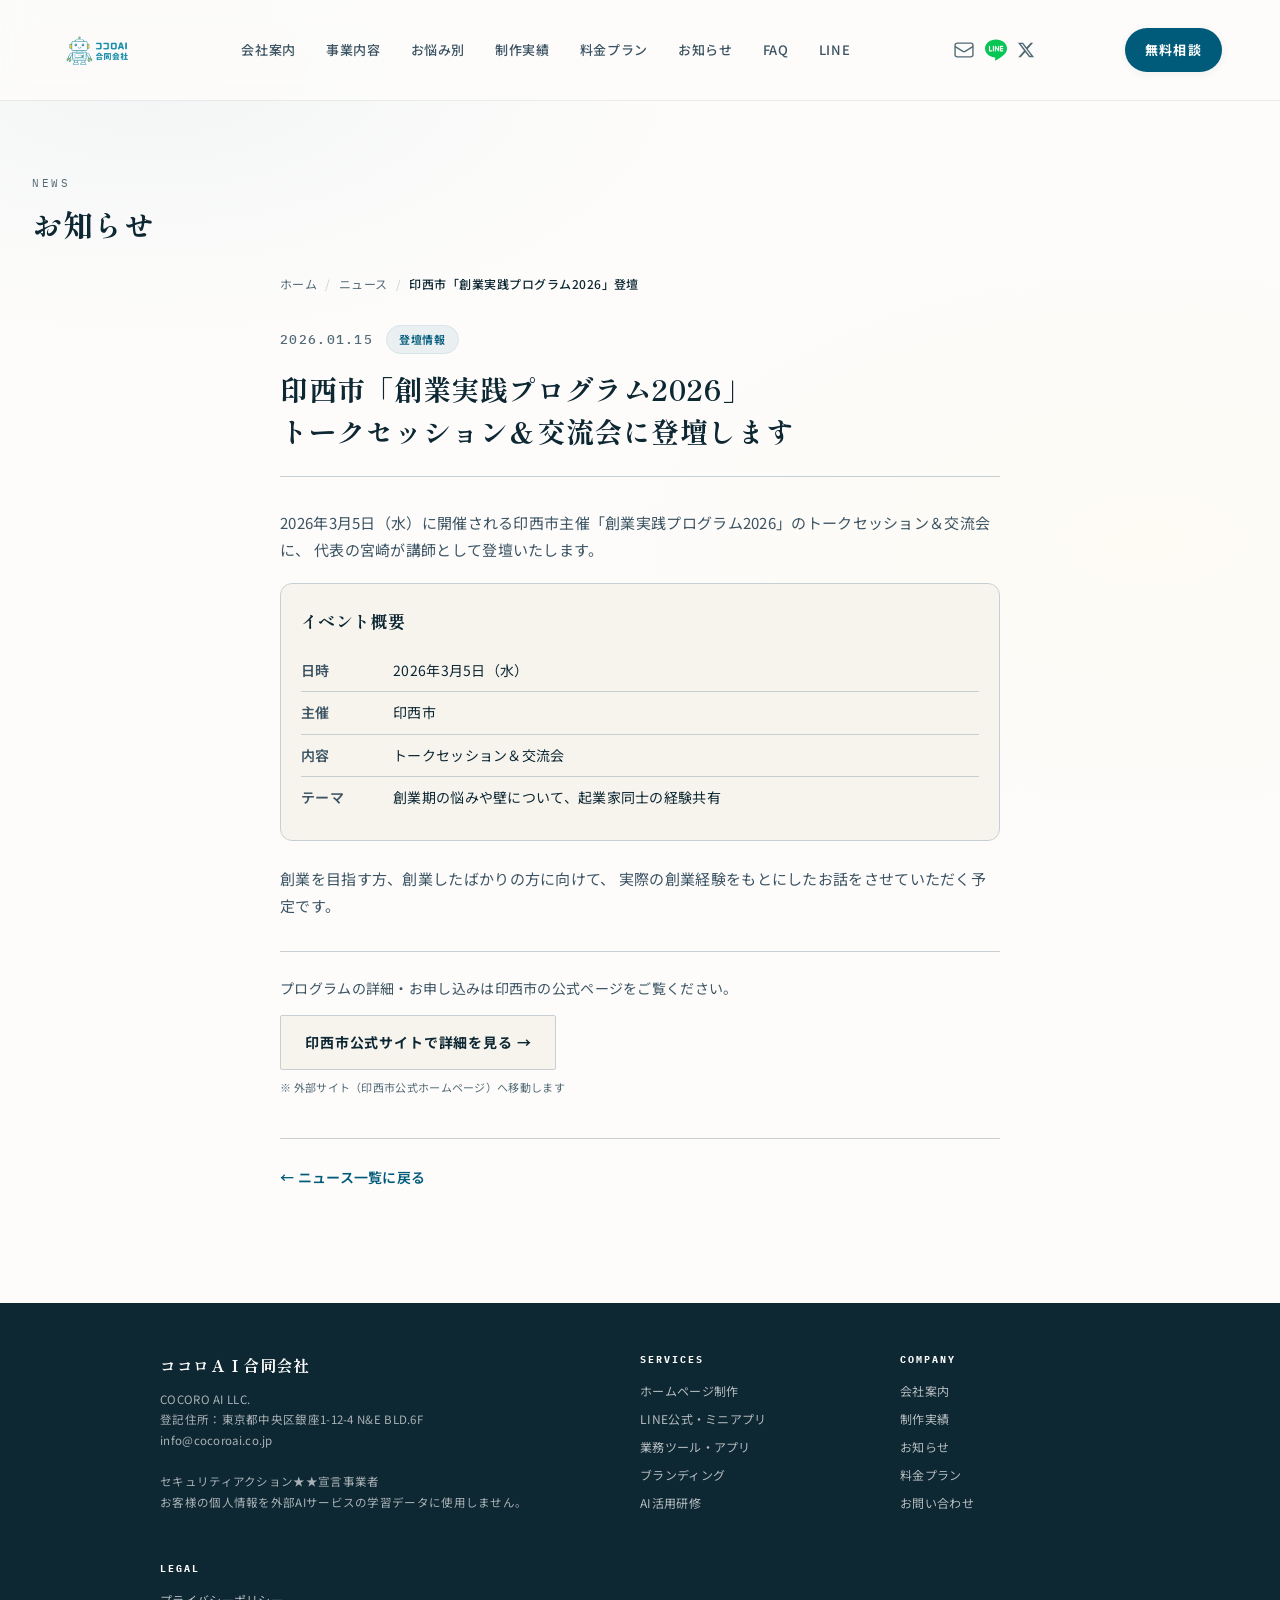
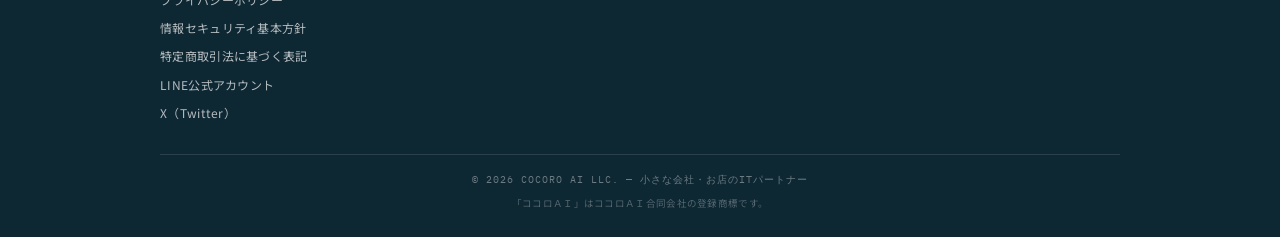
<file: news/inzai-2026.html>
<!DOCTYPE html>
<html lang="ja">
<head>
  <!-- Google tag (gtag.js) -->
  <script async src="https://www.googletagmanager.com/gtag/js?id=G-WDZSEFZKY2"></script>
  <script>
    window.dataLayer = window.dataLayer || [];
    function gtag(){dataLayer.push(arguments);}
    gtag('js', new Date());
    gtag('config', 'G-WDZSEFZKY2');
  </script>
  <meta charset="UTF-8" />
  <meta name="viewport" content="width=device-width, initial-scale=1.0" />
  <title>印西市「創業実践プログラム2026」登壇のお知らせ - ココロＡＩ合同会社</title>
  <meta name="description" content="ココロＡＩ合同会社 代表 宮崎なつきが印西市主催「創業実践プログラム2026」トークセッション＆交流会に登壇。創業期の経験を共有します。" />
  <link rel="canonical" href="https://cocoroai.co.jp/news/inzai-2026.html" />
  <meta property="og:title" content="印西市「創業実践プログラム2026」登壇のお知らせ - ココロＡＩ合同会社" />
  <meta property="og:description" content="ココロＡＩ合同会社 代表 宮崎なつきが印西市主催「創業実践プログラム2026」トークセッション＆交流会に登壇。創業期の経験を共有します。" />
  <meta property="og:url" content="https://cocoroai.co.jp/news/inzai-2026.html" />
  <meta property="og:type" content="article" />
  <meta property="og:site_name" content="ココロＡＩ合同会社" />
  <meta property="og:locale" content="ja_JP" />
  <meta property="og:image" content="https://cocoroai.co.jp/images/cocoroai_logo.png" />
  <meta name="twitter:card" content="summary_large_image" />
  <meta name="twitter:title" content="印西市「創業実践プログラム2026」登壇のお知らせ - ココロＡＩ合同会社" />
  <meta name="twitter:description" content="ココロＡＩ合同会社 代表 宮崎なつきが印西市主催「創業実践プログラム2026」トークセッション＆交流会に登壇。創業期の経験を共有します。" />
  <meta name="twitter:image" content="https://cocoroai.co.jp/images/cocoroai_logo.png" />

  <link rel="icon" href="../images/favicon.ico" />
  <link rel="apple-touch-icon" sizes="180x180" href="../images/apple-touch-icon.png" />
  <link rel="icon" type="image/png" sizes="192x192" href="../images/android-chrome-192x192.png" />
  <link rel="manifest" href="../images/site.webmanifest" />
  <meta name="theme-color" content="#FDFCFB" />

  <link rel="preconnect" href="https://fonts.googleapis.com" />
  <link rel="preconnect" href="https://fonts.gstatic.com" crossorigin />
  <link href="https://fonts.googleapis.com/css2?family=IBM+Plex+Mono:wght@400;500&family=Quicksand:wght@500;600&family=Noto+Sans+JP:wght@400;500;700&family=Shippori+Mincho+B1:wght@500;600;700;800&family=Zen+Old+Mincho:wght@500;700&display=swap" rel="stylesheet" />

  <link rel="stylesheet" href="../tokens.css" />
  <link rel="stylesheet" href="../legacy-style.css" />
</head>
<body>

  <header class="site-header">
    <div class="site-header__inner">
      <a href="../index.html" class="logo logo--image">
        <img src="../images/cocoroai_logo_full_transparent.png" alt="ココロＡＩ合同会社" />
      </a>
      <nav class="nav-pc">
        <a href="../index.html#about">会社案内</a>
        <a href="../index.html#services">事業内容</a>
        <a href="../solutions.html">お悩み別</a>
        <a href="../index.html#works">制作実績</a>
        <a href="../pricing.html">料金プラン</a>
        <a href="../index.html#news">お知らせ</a>
        <a href="../faq.html">FAQ</a>
        <a href="https://lin.ee/PIJfwYPT" target="_blank" rel="noopener">LINE</a>
      </nav>
      <div class="header-icons">
        <a href="https://forms.gle/UHa9Uf4ezKq27iVg9" target="_blank" rel="noopener" class="header-icon" aria-label="無料メルマガ登録" title="無料メルマガ「AIのある暮らし」">
          <svg xmlns="http://www.w3.org/2000/svg" fill="none" viewBox="0 0 24 24" stroke-width="1.5" stroke="currentColor" width="22" height="22"><path stroke-linecap="round" stroke-linejoin="round" d="M21.75 6.75v10.5a2.25 2.25 0 0 1-2.25 2.25h-15a2.25 2.25 0 0 1-2.25-2.25V6.75m19.5 0A2.25 2.25 0 0 0 19.5 4.5h-15a2.25 2.25 0 0 0-2.25 2.25m19.5 0v.243a2.25 2.25 0 0 1-1.07 1.916l-7.5 4.615a2.25 2.25 0 0 1-2.36 0L3.32 8.91a2.25 2.25 0 0 1-1.07-1.916V6.75"/></svg>
        </a>
        <a href="https://lin.ee/PIJfwYPT" target="_blank" rel="noopener" class="header-icon header-icon--line" aria-label="LINE公式アカウント">
          <svg xmlns="http://www.w3.org/2000/svg" viewBox="0 0 24 24" fill="currentColor" width="22" height="22"><path d="M19.365 9.863c.349 0 .63.285.63.631 0 .345-.281.63-.63.63H17.61v1.125h1.755c.349 0 .63.283.63.63 0 .344-.281.629-.63.629h-2.386c-.345 0-.627-.285-.627-.629V8.108c0-.345.282-.63.63-.63h2.386c.346 0 .627.285.627.63 0 .349-.281.63-.63.63H17.61v1.125h1.755zm-3.855 3.016c0 .27-.174.51-.432.596-.064.021-.133.031-.199.031-.211 0-.391-.09-.51-.25l-2.443-3.317v2.94c0 .344-.279.629-.631.629-.346 0-.626-.285-.626-.629V8.108c0-.27.173-.51.43-.595.06-.023.136-.033.194-.033.195 0 .375.104.495.254l2.462 3.33V8.108c0-.345.282-.63.63-.63.345 0 .63.285.63.63v4.771zm-5.741 0c0 .344-.282.629-.631.629-.345 0-.627-.285-.627-.629V8.108c0-.345.282-.63.63-.63.346 0 .628.285.628.63v4.771zm-2.466.629H4.917c-.345 0-.63-.285-.63-.629V8.108c0-.345.285-.63.63-.63.348 0 .63.285.63.63v4.141h1.756c.348 0 .629.283.629.63 0 .344-.282.629-.629.629M24 10.314C24 4.943 18.615.572 12 .572S0 4.943 0 10.314c0 4.811 4.27 8.842 10.035 9.608.391.082.923.258 1.058.59.12.301.079.766.038 1.08l-.164 1.02c-.045.301-.24 1.186 1.049.645 1.291-.539 6.916-4.078 9.436-6.975C23.176 14.393 24 12.458 24 10.314"/></svg>
        </a>
        <a href="https://x.com/cocoroai_llc" target="_blank" rel="noopener" class="header-icon" aria-label="X（Twitter）">
          <svg xmlns="http://www.w3.org/2000/svg" viewBox="0 0 24 24" fill="currentColor" width="18" height="18"><path d="M18.244 2.25h3.308l-7.227 8.26 8.502 11.24H16.17l-5.214-6.817L4.99 21.75H1.68l7.73-8.835L1.254 2.25H8.08l4.713 6.231zm-1.161 17.52h1.833L7.084 4.126H5.117z"/></svg>
        </a>
      </div>
      <a href="https://cocoroai-contact.super-night-76d8.workers.dev" target="_blank" rel="noopener" class="btn-header btn-header--pc">無料相談</a>
      <button class="nav-toggle" id="navToggle" aria-label="メニューを開く" aria-expanded="false">
        <span></span><span></span><span></span>
      </button>
    </div>
  </header>

  <div class="nav-drawer" id="navDrawer" aria-hidden="true">
    <button class="nav-drawer__close" id="navClose" aria-label="メニューを閉じる">&times;</button>
    <nav class="nav-drawer__nav">
      <a href="../index.html#about">会社案内</a>
      <a href="../index.html#services">事業内容</a>
      <a href="../solutions.html">お悩み別</a>
      <a href="../index.html#works">制作実績</a>
      <a href="../pricing.html">料金プラン</a>
      <a href="../index.html#news">お知らせ</a>
      <a href="../faq.html">FAQ</a>
      <div class="nav-drawer__icons">
        <a href="https://forms.gle/UHa9Uf4ezKq27iVg9" target="_blank" rel="noopener" class="nav-drawer__icon-link" aria-label="無料メルマガ登録">
          <svg xmlns="http://www.w3.org/2000/svg" fill="none" viewBox="0 0 24 24" stroke-width="1.5" stroke="currentColor" width="20" height="20"><path stroke-linecap="round" stroke-linejoin="round" d="M21.75 6.75v10.5a2.25 2.25 0 0 1-2.25 2.25h-15a2.25 2.25 0 0 1-2.25-2.25V6.75m19.5 0A2.25 2.25 0 0 0 19.5 4.5h-15a2.25 2.25 0 0 0-2.25 2.25m19.5 0v.243a2.25 2.25 0 0 1-1.07 1.916l-7.5 4.615a2.25 2.25 0 0 1-2.36 0L3.32 8.91a2.25 2.25 0 0 1-1.07-1.916V6.75"/></svg>
          メルマガ
        </a>
        <a href="https://lin.ee/PIJfwYPT" target="_blank" rel="noopener" class="nav-drawer__icon-link" aria-label="LINE公式アカウント">
          <svg xmlns="http://www.w3.org/2000/svg" viewBox="0 0 24 24" fill="currentColor" width="20" height="20"><path d="M19.365 9.863c.349 0 .63.285.63.631 0 .345-.281.63-.63.63H17.61v1.125h1.755c.349 0 .63.283.63.63 0 .344-.281.629-.63.629h-2.386c-.345 0-.627-.285-.627-.629V8.108c0-.345.282-.63.63-.63h2.386c.346 0 .627.285.627.63 0 .349-.281.63-.63.63H17.61v1.125h1.755zm-3.855 3.016c0 .27-.174.51-.432.596-.064.021-.133.031-.199.031-.211 0-.391-.09-.51-.25l-2.443-3.317v2.94c0 .344-.279.629-.631.629-.346 0-.626-.285-.626-.629V8.108c0-.27.173-.51.43-.595.06-.023.136-.033.194-.033.195 0 .375.104.495.254l2.462 3.33V8.108c0-.345.282-.63.63-.63.345 0 .63.285.63.63v4.771zm-5.741 0c0 .344-.282.629-.631.629-.345 0-.627-.285-.627-.629V8.108c0-.345.282-.63.63-.63.346 0 .628.285.628.63v4.771zm-2.466.629H4.917c-.345 0-.63-.285-.63-.629V8.108c0-.345.285-.63.63-.63.348 0 .63.285.63.63v4.141h1.756c.348 0 .629.283.629.63 0 .344-.282.629-.629.629M24 10.314C24 4.943 18.615.572 12 .572S0 4.943 0 10.314c0 4.811 4.27 8.842 10.035 9.608.391.082.923.258 1.058.59.12.301.079.766.038 1.08l-.164 1.02c-.045.301-.24 1.186 1.049.645 1.291-.539 6.916-4.078 9.436-6.975C23.176 14.393 24 12.458 24 10.314"/></svg>
          LINE
        </a>
        <a href="https://x.com/cocoroai_llc" target="_blank" rel="noopener" class="nav-drawer__icon-link" aria-label="X（Twitter）">
          <svg xmlns="http://www.w3.org/2000/svg" viewBox="0 0 24 24" fill="currentColor" width="16" height="16"><path d="M18.244 2.25h3.308l-7.227 8.26 8.502 11.24H16.17l-5.214-6.817L4.99 21.75H1.68l7.73-8.835L1.254 2.25H8.08l4.713 6.231zm-1.161 17.52h1.833L7.084 4.126H5.117z"/></svg>
          X
        </a>
      </div>
      <a href="https://cocoroai-contact.super-night-76d8.workers.dev" target="_blank" rel="noopener" class="nav-drawer__cta">無料相談する &rarr;</a>
    </nav>
  </div>

  <main>
    <section class="section">
      <div class="chap-head reveal">
        <span class="chap-num mono">NEWS</span>
        <p class="chap-title">お知らせ</p>
      </div>

      <nav class="news-breadcrumb" aria-label="パンくずリスト">
        <ol>
          <li><a href="../index.html">ホーム</a></li>
          <li><a href="../index.html#news">ニュース</a></li>
          <li aria-current="page">印西市「創業実践プログラム2026」登壇</li>
        </ol>
      </nav>

      <article class="news-article">
        <header class="news-article__header">
          <time class="news-article__date" datetime="2026-01-15">2026.01.15</time>
          <span class="news-article__tag news-article__tag--teal">登壇情報</span>
          <h1 class="news-article__title">印西市「創業実践プログラム2026」<br class="sp-hide" />トークセッション＆交流会に登壇します</h1>
        </header>

        <div class="news-article__body">
          <p>
            2026年3月5日（水）に開催される印西市主催「創業実践プログラム2026」のトークセッション＆交流会に、
            代表の宮崎が講師として登壇いたします。
          </p>

          <div class="news-article__info-box">
            <h2>イベント概要</h2>
            <dl class="news-article__dl">
              <div>
                <dt>日時</dt>
                <dd>2026年3月5日（水）</dd>
              </div>
              <div>
                <dt>主催</dt>
                <dd>印西市</dd>
              </div>
              <div>
                <dt>内容</dt>
                <dd>トークセッション＆交流会</dd>
              </div>
              <div>
                <dt>テーマ</dt>
                <dd>創業期の悩みや壁について、起業家同士の経験共有</dd>
              </div>
            </dl>
          </div>

          <p>
            創業を目指す方、創業したばかりの方に向けて、
            実際の創業経験をもとにしたお話をさせていただく予定です。
          </p>

          <div class="news-article__link-section">
            <p>プログラムの詳細・お申し込みは印西市の公式ページをご覧ください。</p>
            <a href="https://www.city.inzai.lg.jp/0000021119.html" target="_blank" rel="noopener noreferrer" class="news-article__external-btn">
              印西市公式サイトで詳細を見る &rarr;
            </a>
            <small>※ 外部サイト（印西市公式ホームページ）へ移動します</small>
          </div>
        </div>

        <div class="news-article__back">
          <a href="../index.html#news">&larr; ニュース一覧に戻る</a>
        </div>
      </article>
    </section>
  </main>

  <footer class="site-footer">
    <div class="site-footer__inner">
      <div>
        <div class="site-footer__brand">ココロＡＩ合同会社</div>
        <div class="site-footer__meta">
          COCORO AI LLC.<br />
          登記住所：東京都中央区銀座1-12-4 N&amp;E BLD.6F<br />
          info@cocoroai.co.jp<br /><br />
          セキュリティアクション★★宣言事業者<br />
          お客様の個人情報を外部AIサービスの学習データに使用しません。
        </div>
      </div>
      <div>
        <h4>SERVICES</h4>
        <ul>
          <li><a href="../index.html#services">ホームページ制作</a></li>
          <li><a href="../index.html#services">LINE公式・ミニアプリ</a></li>
          <li><a href="../index.html#services">業務ツール・アプリ</a></li>
          <li><a href="../index.html#services">ブランディング</a></li>
          <li><a href="../index.html#services">AI活用研修</a></li>
        </ul>
      </div>
      <div>
        <h4>COMPANY</h4>
        <ul>
          <li><a href="../index.html#about">会社案内</a></li>
          <li><a href="../index.html#works">制作実績</a></li>
          <li><a href="../index.html#news">お知らせ</a></li>
          <li><a href="../pricing.html">料金プラン</a></li>
          <li><a href="https://cocoroai-contact.super-night-76d8.workers.dev" target="_blank" rel="noopener">お問い合わせ</a></li>
        </ul>
      </div>
      <div>
        <h4>LEGAL</h4>
        <ul>
          <li><a href="https://sites.google.com/cocoroai.co.jp/privacy-policy/%E3%83%9B%E3%83%BC%E3%83%A0" target="_blank" rel="noopener">プライバシーポリシー</a></li>
          <li><a href="https://sites.google.com/cocoroai.co.jp/security-policy/%E3%83%9B%E3%83%BC%E3%83%A0" target="_blank" rel="noopener">情報セキュリティ基本方針</a></li>
          <li><a href="../tokushoho.html">特定商取引法に基づく表記</a></li>
          <li><a href="https://lin.ee/PIJfwYPT" target="_blank" rel="noopener">LINE公式アカウント</a></li>
          <li><a href="https://x.com/cocoroai_llc" target="_blank" rel="noopener">X（Twitter）</a></li>
        </ul>
      </div>
    </div>
    <div class="site-footer__copy">&copy; 2026 COCORO AI LLC. &mdash; 小さな会社・お店のITパートナー</div>
    <div class="site-footer__trademark">「ココロＡＩ」はココロＡＩ合同会社の登録商標です。</div>
  </footer>

  <script>
    const toggle = document.getElementById('navToggle');
    const drawer = document.getElementById('navDrawer');
    const closeBtn = document.getElementById('navClose');
    function openDrawer() { drawer.classList.add('open'); toggle.setAttribute('aria-expanded','true'); drawer.setAttribute('aria-hidden','false'); document.body.style.overflow='hidden'; }
    function closeDrawer() { drawer.classList.remove('open'); toggle.setAttribute('aria-expanded','false'); drawer.setAttribute('aria-hidden','true'); document.body.style.overflow=''; }
    toggle.addEventListener('click', openDrawer);
    closeBtn.addEventListener('click', closeDrawer);
    drawer.querySelectorAll('a').forEach(a => a.addEventListener('click', closeDrawer));
    document.addEventListener('keydown', e => { if (e.key==='Escape') closeDrawer(); });

    const io = new IntersectionObserver(entries => {
      entries.forEach(e => { if (e.isIntersecting) { e.target.classList.add('in'); io.unobserve(e.target); } });
    }, { threshold: 0.08 });
    document.querySelectorAll('.reveal').forEach(el => io.observe(el));
  </script>

  <!-- ココロボちゃん チャットウィジェット -->
</body>
</html>
</file>
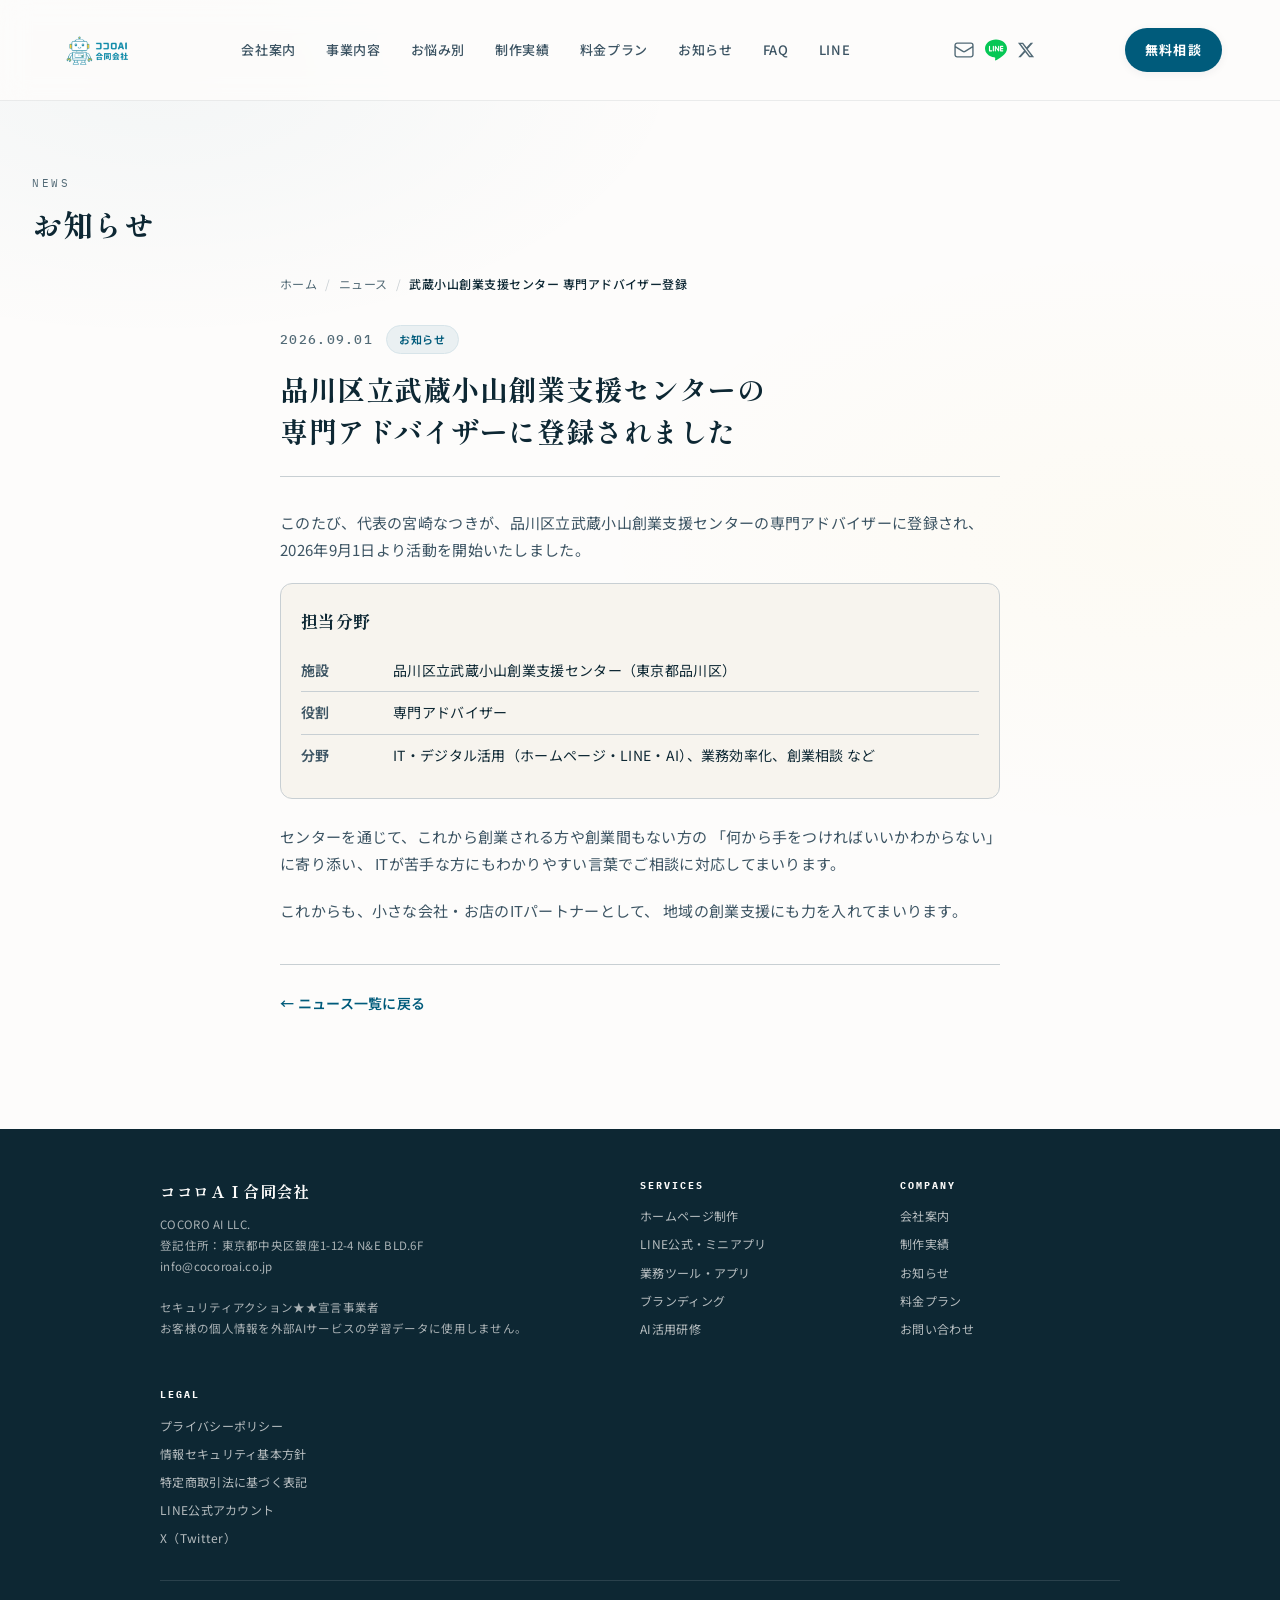
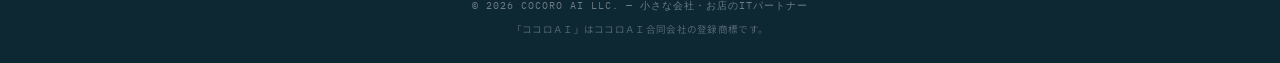
<file: news/musashikoyama-2026.html>
<!DOCTYPE html>
<html lang="ja">
<head>
  <!-- Google tag (gtag.js) -->
  <script async src="https://www.googletagmanager.com/gtag/js?id=G-WDZSEFZKY2"></script>
  <script>
    window.dataLayer = window.dataLayer || [];
    function gtag(){dataLayer.push(arguments);}
    gtag('js', new Date());
    gtag('config', 'G-WDZSEFZKY2');
  </script>
  <meta charset="UTF-8" />
  <meta name="viewport" content="width=device-width, initial-scale=1.0" />
  <title>品川区立武蔵小山創業支援センター 専門アドバイザー登録のお知らせ - ココロＡＩ合同会社</title>
  <meta name="description" content="ココロＡＩ合同会社 代表 宮崎なつきが、品川区立武蔵小山創業支援センターの専門アドバイザーに登録されました。2026年9月1日より活動を開始します。" />
  <link rel="canonical" href="https://cocoroai.co.jp/news/musashikoyama-2026.html" />
  <meta property="og:title" content="品川区立武蔵小山創業支援センター 専門アドバイザー登録のお知らせ - ココロＡＩ合同会社" />
  <meta property="og:description" content="ココロＡＩ合同会社 代表 宮崎なつきが、品川区立武蔵小山創業支援センターの専門アドバイザーに登録されました。2026年9月1日より活動を開始します。" />
  <meta property="og:url" content="https://cocoroai.co.jp/news/musashikoyama-2026.html" />
  <meta property="og:type" content="article" />
  <meta property="og:site_name" content="ココロＡＩ合同会社" />
  <meta property="og:locale" content="ja_JP" />
  <meta property="og:image" content="https://cocoroai.co.jp/images/cocoroai_logo.png" />
  <meta name="twitter:card" content="summary_large_image" />
  <meta name="twitter:title" content="品川区立武蔵小山創業支援センター 専門アドバイザー登録のお知らせ - ココロＡＩ合同会社" />
  <meta name="twitter:description" content="ココロＡＩ合同会社 代表 宮崎なつきが、品川区立武蔵小山創業支援センターの専門アドバイザーに登録されました。2026年9月1日より活動を開始します。" />
  <meta name="twitter:image" content="https://cocoroai.co.jp/images/cocoroai_logo.png" />

  <link rel="icon" href="../images/favicon.ico" />
  <link rel="apple-touch-icon" sizes="180x180" href="../images/apple-touch-icon.png" />
  <link rel="icon" type="image/png" sizes="192x192" href="../images/android-chrome-192x192.png" />
  <link rel="manifest" href="../images/site.webmanifest" />
  <meta name="theme-color" content="#FDFCFB" />

  <link rel="preconnect" href="https://fonts.googleapis.com" />
  <link rel="preconnect" href="https://fonts.gstatic.com" crossorigin />
  <link href="https://fonts.googleapis.com/css2?family=IBM+Plex+Mono:wght@400;500&family=Quicksand:wght@500;600&family=Noto+Sans+JP:wght@400;500;700&family=Shippori+Mincho+B1:wght@500;600;700;800&family=Zen+Old+Mincho:wght@500;700&display=swap" rel="stylesheet" />

  <link rel="stylesheet" href="../tokens.css" />
  <link rel="stylesheet" href="../legacy-style.css" />
</head>
<body>

  <header class="site-header">
    <div class="site-header__inner">
      <a href="../index.html" class="logo logo--image">
        <img src="../images/cocoroai_logo_full_transparent.png" alt="ココロＡＩ合同会社" />
      </a>
      <nav class="nav-pc">
        <a href="../index.html#about">会社案内</a>
        <a href="../index.html#services">事業内容</a>
        <a href="../solutions.html">お悩み別</a>
        <a href="../index.html#works">制作実績</a>
        <a href="../pricing.html">料金プラン</a>
        <a href="../index.html#news">お知らせ</a>
        <a href="../faq.html">FAQ</a>
        <a href="https://lin.ee/PIJfwYPT" target="_blank" rel="noopener">LINE</a>
      </nav>
      <div class="header-icons">
        <a href="https://forms.gle/UHa9Uf4ezKq27iVg9" target="_blank" rel="noopener" class="header-icon" aria-label="無料メルマガ登録" title="無料メルマガ「AIのある暮らし」">
          <svg xmlns="http://www.w3.org/2000/svg" fill="none" viewBox="0 0 24 24" stroke-width="1.5" stroke="currentColor" width="22" height="22"><path stroke-linecap="round" stroke-linejoin="round" d="M21.75 6.75v10.5a2.25 2.25 0 0 1-2.25 2.25h-15a2.25 2.25 0 0 1-2.25-2.25V6.75m19.5 0A2.25 2.25 0 0 0 19.5 4.5h-15a2.25 2.25 0 0 0-2.25 2.25m19.5 0v.243a2.25 2.25 0 0 1-1.07 1.916l-7.5 4.615a2.25 2.25 0 0 1-2.36 0L3.32 8.91a2.25 2.25 0 0 1-1.07-1.916V6.75"/></svg>
        </a>
        <a href="https://lin.ee/PIJfwYPT" target="_blank" rel="noopener" class="header-icon header-icon--line" aria-label="LINE公式アカウント">
          <svg xmlns="http://www.w3.org/2000/svg" viewBox="0 0 24 24" fill="currentColor" width="22" height="22"><path d="M19.365 9.863c.349 0 .63.285.63.631 0 .345-.281.63-.63.63H17.61v1.125h1.755c.349 0 .63.283.63.63 0 .344-.281.629-.63.629h-2.386c-.345 0-.627-.285-.627-.629V8.108c0-.345.282-.63.63-.63h2.386c.346 0 .627.285.627.63 0 .349-.281.63-.63.63H17.61v1.125h1.755zm-3.855 3.016c0 .27-.174.51-.432.596-.064.021-.133.031-.199.031-.211 0-.391-.09-.51-.25l-2.443-3.317v2.94c0 .344-.279.629-.631.629-.346 0-.626-.285-.626-.629V8.108c0-.27.173-.51.43-.595.06-.023.136-.033.194-.033.195 0 .375.104.495.254l2.462 3.33V8.108c0-.345.282-.63.63-.63.345 0 .63.285.63.63v4.771zm-5.741 0c0 .344-.282.629-.631.629-.345 0-.627-.285-.627-.629V8.108c0-.345.282-.63.63-.63.346 0 .628.285.628.63v4.771zm-2.466.629H4.917c-.345 0-.63-.285-.63-.629V8.108c0-.345.285-.63.63-.63.348 0 .63.285.63.63v4.141h1.756c.348 0 .629.283.629.63 0 .344-.282.629-.629.629M24 10.314C24 4.943 18.615.572 12 .572S0 4.943 0 10.314c0 4.811 4.27 8.842 10.035 9.608.391.082.923.258 1.058.59.12.301.079.766.038 1.08l-.164 1.02c-.045.301-.24 1.186 1.049.645 1.291-.539 6.916-4.078 9.436-6.975C23.176 14.393 24 12.458 24 10.314"/></svg>
        </a>
        <a href="https://x.com/cocoroai_llc" target="_blank" rel="noopener" class="header-icon" aria-label="X（Twitter）">
          <svg xmlns="http://www.w3.org/2000/svg" viewBox="0 0 24 24" fill="currentColor" width="18" height="18"><path d="M18.244 2.25h3.308l-7.227 8.26 8.502 11.24H16.17l-5.214-6.817L4.99 21.75H1.68l7.73-8.835L1.254 2.25H8.08l4.713 6.231zm-1.161 17.52h1.833L7.084 4.126H5.117z"/></svg>
        </a>
      </div>
      <a href="https://cocoroai-contact.super-night-76d8.workers.dev" target="_blank" rel="noopener" class="btn-header btn-header--pc">無料相談</a>
      <button class="nav-toggle" id="navToggle" aria-label="メニューを開く" aria-expanded="false">
        <span></span><span></span><span></span>
      </button>
    </div>
  </header>

  <div class="nav-drawer" id="navDrawer" aria-hidden="true">
    <button class="nav-drawer__close" id="navClose" aria-label="メニューを閉じる">&times;</button>
    <nav class="nav-drawer__nav">
      <a href="../index.html#about">会社案内</a>
      <a href="../index.html#services">事業内容</a>
      <a href="../solutions.html">お悩み別</a>
      <a href="../index.html#works">制作実績</a>
      <a href="../pricing.html">料金プラン</a>
      <a href="../index.html#news">お知らせ</a>
      <a href="../faq.html">FAQ</a>
      <div class="nav-drawer__icons">
        <a href="https://forms.gle/UHa9Uf4ezKq27iVg9" target="_blank" rel="noopener" class="nav-drawer__icon-link" aria-label="無料メルマガ登録">
          <svg xmlns="http://www.w3.org/2000/svg" fill="none" viewBox="0 0 24 24" stroke-width="1.5" stroke="currentColor" width="20" height="20"><path stroke-linecap="round" stroke-linejoin="round" d="M21.75 6.75v10.5a2.25 2.25 0 0 1-2.25 2.25h-15a2.25 2.25 0 0 1-2.25-2.25V6.75m19.5 0A2.25 2.25 0 0 0 19.5 4.5h-15a2.25 2.25 0 0 0-2.25 2.25m19.5 0v.243a2.25 2.25 0 0 1-1.07 1.916l-7.5 4.615a2.25 2.25 0 0 1-2.36 0L3.32 8.91a2.25 2.25 0 0 1-1.07-1.916V6.75"/></svg>
          メルマガ
        </a>
        <a href="https://lin.ee/PIJfwYPT" target="_blank" rel="noopener" class="nav-drawer__icon-link" aria-label="LINE公式アカウント">
          <svg xmlns="http://www.w3.org/2000/svg" viewBox="0 0 24 24" fill="currentColor" width="20" height="20"><path d="M19.365 9.863c.349 0 .63.285.63.631 0 .345-.281.63-.63.63H17.61v1.125h1.755c.349 0 .63.283.63.63 0 .344-.281.629-.63.629h-2.386c-.345 0-.627-.285-.627-.629V8.108c0-.345.282-.63.63-.63h2.386c.346 0 .627.285.627.63 0 .349-.281.63-.63.63H17.61v1.125h1.755zm-3.855 3.016c0 .27-.174.51-.432.596-.064.021-.133.031-.199.031-.211 0-.391-.09-.51-.25l-2.443-3.317v2.94c0 .344-.279.629-.631.629-.346 0-.626-.285-.626-.629V8.108c0-.27.173-.51.43-.595.06-.023.136-.033.194-.033.195 0 .375.104.495.254l2.462 3.33V8.108c0-.345.282-.63.63-.63.345 0 .63.285.63.63v4.771zm-5.741 0c0 .344-.282.629-.631.629-.345 0-.627-.285-.627-.629V8.108c0-.345.282-.63.63-.63.346 0 .628.285.628.63v4.771zm-2.466.629H4.917c-.345 0-.63-.285-.63-.629V8.108c0-.345.285-.63.63-.63.348 0 .63.285.63.63v4.141h1.756c.348 0 .629.283.629.63 0 .344-.282.629-.629.629M24 10.314C24 4.943 18.615.572 12 .572S0 4.943 0 10.314c0 4.811 4.27 8.842 10.035 9.608.391.082.923.258 1.058.59.12.301.079.766.038 1.08l-.164 1.02c-.045.301-.24 1.186 1.049.645 1.291-.539 6.916-4.078 9.436-6.975C23.176 14.393 24 12.458 24 10.314"/></svg>
          LINE
        </a>
        <a href="https://x.com/cocoroai_llc" target="_blank" rel="noopener" class="nav-drawer__icon-link" aria-label="X（Twitter）">
          <svg xmlns="http://www.w3.org/2000/svg" viewBox="0 0 24 24" fill="currentColor" width="16" height="16"><path d="M18.244 2.25h3.308l-7.227 8.26 8.502 11.24H16.17l-5.214-6.817L4.99 21.75H1.68l7.73-8.835L1.254 2.25H8.08l4.713 6.231zm-1.161 17.52h1.833L7.084 4.126H5.117z"/></svg>
          X
        </a>
      </div>
      <a href="https://cocoroai-contact.super-night-76d8.workers.dev" target="_blank" rel="noopener" class="nav-drawer__cta">無料相談する &rarr;</a>
    </nav>
  </div>

  <main>
    <section class="section">
      <div class="chap-head reveal">
        <span class="chap-num mono">NEWS</span>
        <p class="chap-title">お知らせ</p>
      </div>

      <nav class="news-breadcrumb" aria-label="パンくずリスト">
        <ol>
          <li><a href="../index.html">ホーム</a></li>
          <li><a href="../index.html#news">ニュース</a></li>
          <li aria-current="page">武蔵小山創業支援センター 専門アドバイザー登録</li>
        </ol>
      </nav>

      <article class="news-article">
        <header class="news-article__header">
          <time class="news-article__date" datetime="2026-09-01">2026.09.01</time>
          <span class="news-article__tag news-article__tag--teal">お知らせ</span>
          <h1 class="news-article__title">品川区立武蔵小山創業支援センターの<br class="sp-hide" />専門アドバイザーに登録されました</h1>
        </header>

        <div class="news-article__body">
          <p>
            このたび、代表の宮崎なつきが、品川区立武蔵小山創業支援センターの専門アドバイザーに登録され、
            2026年9月1日より活動を開始いたしました。
          </p>

          <div class="news-article__info-box">
            <h2>担当分野</h2>
            <dl class="news-article__dl">
              <div>
                <dt>施設</dt>
                <dd>品川区立武蔵小山創業支援センター（東京都品川区）</dd>
              </div>
              <div>
                <dt>役割</dt>
                <dd>専門アドバイザー</dd>
              </div>
              <div>
                <dt>分野</dt>
                <dd>IT・デジタル活用（ホームページ・LINE・AI）、業務効率化、創業相談 など</dd>
              </div>
            </dl>
          </div>

          <p>
            センターを通じて、これから創業される方や創業間もない方の
            「何から手をつければいいかわからない」に寄り添い、
            ITが苦手な方にもわかりやすい言葉でご相談に対応してまいります。
          </p>
          <p>
            これからも、小さな会社・お店のITパートナーとして、
            地域の創業支援にも力を入れてまいります。
          </p>
        </div>

        <div class="news-article__back">
          <a href="../index.html#news">&larr; ニュース一覧に戻る</a>
        </div>
      </article>
    </section>
  </main>

  <footer class="site-footer">
    <div class="site-footer__inner">
      <div>
        <div class="site-footer__brand">ココロＡＩ合同会社</div>
        <div class="site-footer__meta">
          COCORO AI LLC.<br />
          登記住所：東京都中央区銀座1-12-4 N&amp;E BLD.6F<br />
          info@cocoroai.co.jp<br /><br />
          セキュリティアクション★★宣言事業者<br />
          お客様の個人情報を外部AIサービスの学習データに使用しません。
        </div>
      </div>
      <div>
        <h4>SERVICES</h4>
        <ul>
          <li><a href="../index.html#services">ホームページ制作</a></li>
          <li><a href="../index.html#services">LINE公式・ミニアプリ</a></li>
          <li><a href="../index.html#services">業務ツール・アプリ</a></li>
          <li><a href="../index.html#services">ブランディング</a></li>
          <li><a href="../index.html#services">AI活用研修</a></li>
        </ul>
      </div>
      <div>
        <h4>COMPANY</h4>
        <ul>
          <li><a href="../index.html#about">会社案内</a></li>
          <li><a href="../index.html#works">制作実績</a></li>
          <li><a href="../index.html#news">お知らせ</a></li>
          <li><a href="../pricing.html">料金プラン</a></li>
          <li><a href="https://cocoroai-contact.super-night-76d8.workers.dev" target="_blank" rel="noopener">お問い合わせ</a></li>
        </ul>
      </div>
      <div>
        <h4>LEGAL</h4>
        <ul>
          <li><a href="https://sites.google.com/cocoroai.co.jp/privacy-policy/%E3%83%9B%E3%83%BC%E3%83%A0" target="_blank" rel="noopener">プライバシーポリシー</a></li>
          <li><a href="https://sites.google.com/cocoroai.co.jp/security-policy/%E3%83%9B%E3%83%BC%E3%83%A0" target="_blank" rel="noopener">情報セキュリティ基本方針</a></li>
          <li><a href="../tokushoho.html">特定商取引法に基づく表記</a></li>
          <li><a href="https://lin.ee/PIJfwYPT" target="_blank" rel="noopener">LINE公式アカウント</a></li>
          <li><a href="https://x.com/cocoroai_llc" target="_blank" rel="noopener">X（Twitter）</a></li>
        </ul>
      </div>
    </div>
    <div class="site-footer__copy">&copy; 2026 COCORO AI LLC. &mdash; 小さな会社・お店のITパートナー</div>
    <div class="site-footer__trademark">「ココロＡＩ」はココロＡＩ合同会社の登録商標です。</div>
  </footer>

  <script>
    const toggle = document.getElementById('navToggle');
    const drawer = document.getElementById('navDrawer');
    const closeBtn = document.getElementById('navClose');
    function openDrawer() { drawer.classList.add('open'); toggle.setAttribute('aria-expanded','true'); drawer.setAttribute('aria-hidden','false'); document.body.style.overflow='hidden'; }
    function closeDrawer() { drawer.classList.remove('open'); toggle.setAttribute('aria-expanded','false'); drawer.setAttribute('aria-hidden','true'); document.body.style.overflow=''; }
    toggle.addEventListener('click', openDrawer);
    closeBtn.addEventListener('click', closeDrawer);
    drawer.querySelectorAll('a').forEach(a => a.addEventListener('click', closeDrawer));
    document.addEventListener('keydown', e => { if (e.key==='Escape') closeDrawer(); });

    const io = new IntersectionObserver(entries => {
      entries.forEach(e => { if (e.isIntersecting) { e.target.classList.add('in'); io.unobserve(e.target); } });
    }, { threshold: 0.08 });
    document.querySelectorAll('.reveal').forEach(el => io.observe(el));
  </script>

  <!-- ココロボちゃん チャットウィジェット -->
</body>
</html>
</file>
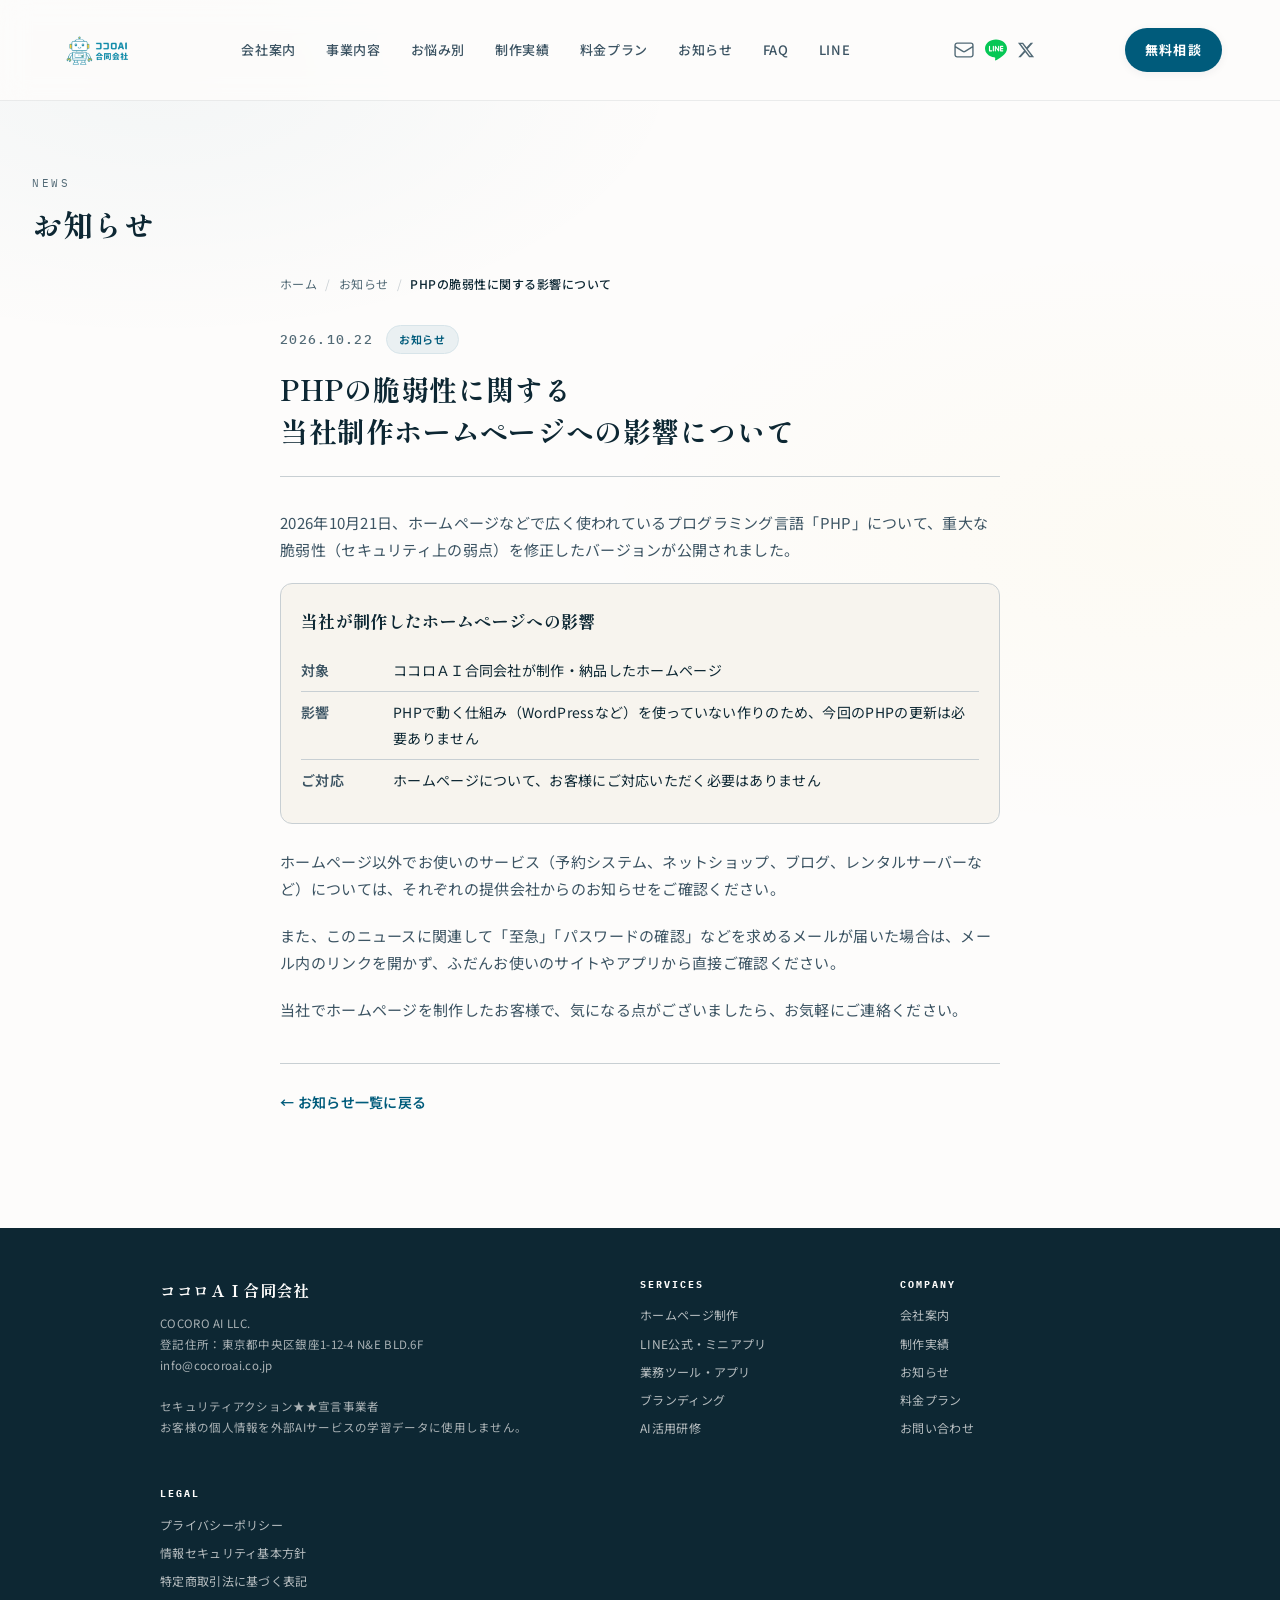
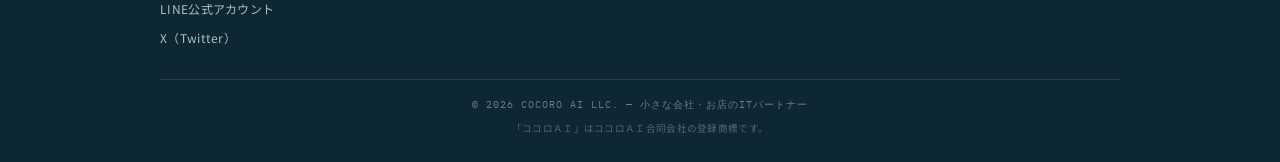
<file: news/php-2026.html>
<!DOCTYPE html>
<html lang="ja">
<head>
  <!-- Google tag (gtag.js) -->
  <script async src="https://www.googletagmanager.com/gtag/js?id=G-WDZSEFZKY2"></script>
  <script>
    window.dataLayer = window.dataLayer || [];
    function gtag(){dataLayer.push(arguments);}
    gtag('js', new Date());
    gtag('config', 'G-WDZSEFZKY2');
  </script>
  <meta charset="UTF-8" />
  <meta name="viewport" content="width=device-width, initial-scale=1.0" />
  <title>PHPの脆弱性に関する当社制作ホームページへの影響について - ココロＡＩ合同会社</title>
  <meta name="description" content="当社が制作・納品したホームページをお使いのお客様へ、PHPの脆弱性（2026年10月21日に修正版公開）による影響とご対応をお知らせします。" />
  <link rel="canonical" href="https://cocoroai.co.jp/news/php-2026.html" />
  <meta property="og:title" content="PHPの脆弱性に関する当社制作ホームページへの影響について - ココロＡＩ合同会社" />
  <meta property="og:description" content="当社が制作・納品したホームページをお使いのお客様へ、PHPの脆弱性（2026年10月21日に修正版公開）による影響とご対応をお知らせします。" />
  <meta property="og:url" content="https://cocoroai.co.jp/news/php-2026.html" />
  <meta property="og:type" content="article" />
  <meta property="og:site_name" content="ココロＡＩ合同会社" />
  <meta property="og:locale" content="ja_JP" />
  <meta property="og:image" content="https://cocoroai.co.jp/images/cocoroai_logo.png" />
  <meta name="twitter:card" content="summary_large_image" />
  <meta name="twitter:title" content="PHPの脆弱性に関する当社制作ホームページへの影響について - ココロＡＩ合同会社" />
  <meta name="twitter:description" content="当社が制作・納品したホームページをお使いのお客様へ、PHPの脆弱性（2026年10月21日に修正版公開）による影響とご対応をお知らせします。" />
  <meta name="twitter:image" content="https://cocoroai.co.jp/images/cocoroai_logo.png" />

  <link rel="icon" href="../images/favicon.ico" />
  <link rel="apple-touch-icon" sizes="180x180" href="../images/apple-touch-icon.png" />
  <link rel="icon" type="image/png" sizes="192x192" href="../images/android-chrome-192x192.png" />
  <link rel="manifest" href="../images/site.webmanifest" />
  <meta name="theme-color" content="#FDFCFB" />

  <link rel="preconnect" href="https://fonts.googleapis.com" />
  <link rel="preconnect" href="https://fonts.gstatic.com" crossorigin />
  <link href="https://fonts.googleapis.com/css2?family=IBM+Plex+Mono:wght@400;500&family=Quicksand:wght@500;600&family=Noto+Sans+JP:wght@400;500;700&family=Shippori+Mincho+B1:wght@500;600;700;800&family=Zen+Old+Mincho:wght@500;700&display=swap" rel="stylesheet" />

  <link rel="stylesheet" href="../tokens.css" />
  <link rel="stylesheet" href="../legacy-style.css" />
</head>
<body>

  <header class="site-header">
    <div class="site-header__inner">
      <a href="../index.html" class="logo logo--image">
        <img src="../images/cocoroai_logo_full_transparent.png" alt="ココロＡＩ合同会社" />
      </a>
      <nav class="nav-pc">
        <a href="../index.html#about">会社案内</a>
        <a href="../index.html#services">事業内容</a>
        <a href="../solutions.html">お悩み別</a>
        <a href="../index.html#works">制作実績</a>
        <a href="../pricing.html">料金プラン</a>
        <a href="../index.html#news">お知らせ</a>
        <a href="../faq.html">FAQ</a>
        <a href="https://lin.ee/PIJfwYPT" target="_blank" rel="noopener">LINE</a>
      </nav>
      <div class="header-icons">
        <a href="https://forms.gle/UHa9Uf4ezKq27iVg9" target="_blank" rel="noopener" class="header-icon" aria-label="無料メルマガ登録" title="無料メルマガ「AIのある暮らし」">
          <svg xmlns="http://www.w3.org/2000/svg" fill="none" viewBox="0 0 24 24" stroke-width="1.5" stroke="currentColor" width="22" height="22"><path stroke-linecap="round" stroke-linejoin="round" d="M21.75 6.75v10.5a2.25 2.25 0 0 1-2.25 2.25h-15a2.25 2.25 0 0 1-2.25-2.25V6.75m19.5 0A2.25 2.25 0 0 0 19.5 4.5h-15a2.25 2.25 0 0 0-2.25 2.25m19.5 0v.243a2.25 2.25 0 0 1-1.07 1.916l-7.5 4.615a2.25 2.25 0 0 1-2.36 0L3.32 8.91a2.25 2.25 0 0 1-1.07-1.916V6.75"/></svg>
        </a>
        <a href="https://lin.ee/PIJfwYPT" target="_blank" rel="noopener" class="header-icon header-icon--line" aria-label="LINE公式アカウント">
          <svg xmlns="http://www.w3.org/2000/svg" viewBox="0 0 24 24" fill="currentColor" width="22" height="22"><path d="M19.365 9.863c.349 0 .63.285.63.631 0 .345-.281.63-.63.63H17.61v1.125h1.755c.349 0 .63.283.63.63 0 .344-.281.629-.63.629h-2.386c-.345 0-.627-.285-.627-.629V8.108c0-.345.282-.63.63-.63h2.386c.346 0 .627.285.627.63 0 .349-.281.63-.63.63H17.61v1.125h1.755zm-3.855 3.016c0 .27-.174.51-.432.596-.064.021-.133.031-.199.031-.211 0-.391-.09-.51-.25l-2.443-3.317v2.94c0 .344-.279.629-.631.629-.346 0-.626-.285-.626-.629V8.108c0-.27.173-.51.43-.595.06-.023.136-.033.194-.033.195 0 .375.104.495.254l2.462 3.33V8.108c0-.345.282-.63.63-.63.345 0 .63.285.63.63v4.771zm-5.741 0c0 .344-.282.629-.631.629-.345 0-.627-.285-.627-.629V8.108c0-.345.282-.63.63-.63.346 0 .628.285.628.63v4.771zm-2.466.629H4.917c-.345 0-.63-.285-.63-.629V8.108c0-.345.285-.63.63-.63.348 0 .63.285.63.63v4.141h1.756c.348 0 .629.283.629.63 0 .344-.282.629-.629.629M24 10.314C24 4.943 18.615.572 12 .572S0 4.943 0 10.314c0 4.811 4.27 8.842 10.035 9.608.391.082.923.258 1.058.59.12.301.079.766.038 1.08l-.164 1.02c-.045.301-.24 1.186 1.049.645 1.291-.539 6.916-4.078 9.436-6.975C23.176 14.393 24 12.458 24 10.314"/></svg>
        </a>
        <a href="https://x.com/cocoroai_llc" target="_blank" rel="noopener" class="header-icon" aria-label="X（Twitter）">
          <svg xmlns="http://www.w3.org/2000/svg" viewBox="0 0 24 24" fill="currentColor" width="18" height="18"><path d="M18.244 2.25h3.308l-7.227 8.26 8.502 11.24H16.17l-5.214-6.817L4.99 21.75H1.68l7.73-8.835L1.254 2.25H8.08l4.713 6.231zm-1.161 17.52h1.833L7.084 4.126H5.117z"/></svg>
        </a>
      </div>
      <a href="https://cocoroai-contact.super-night-76d8.workers.dev" target="_blank" rel="noopener" class="btn-header btn-header--pc">無料相談</a>
      <button class="nav-toggle" id="navToggle" aria-label="メニューを開く" aria-expanded="false">
        <span></span><span></span><span></span>
      </button>
    </div>
  </header>

  <div class="nav-drawer" id="navDrawer" aria-hidden="true">
    <button class="nav-drawer__close" id="navClose" aria-label="メニューを閉じる">&times;</button>
    <nav class="nav-drawer__nav">
      <a href="../index.html#about">会社案内</a>
      <a href="../index.html#services">事業内容</a>
      <a href="../solutions.html">お悩み別</a>
      <a href="../index.html#works">制作実績</a>
      <a href="../pricing.html">料金プラン</a>
      <a href="../index.html#news">お知らせ</a>
      <a href="../faq.html">FAQ</a>
      <div class="nav-drawer__icons">
        <a href="https://forms.gle/UHa9Uf4ezKq27iVg9" target="_blank" rel="noopener" class="nav-drawer__icon-link" aria-label="無料メルマガ登録">
          <svg xmlns="http://www.w3.org/2000/svg" fill="none" viewBox="0 0 24 24" stroke-width="1.5" stroke="currentColor" width="20" height="20"><path stroke-linecap="round" stroke-linejoin="round" d="M21.75 6.75v10.5a2.25 2.25 0 0 1-2.25 2.25h-15a2.25 2.25 0 0 1-2.25-2.25V6.75m19.5 0A2.25 2.25 0 0 0 19.5 4.5h-15a2.25 2.25 0 0 0-2.25 2.25m19.5 0v.243a2.25 2.25 0 0 1-1.07 1.916l-7.5 4.615a2.25 2.25 0 0 1-2.36 0L3.32 8.91a2.25 2.25 0 0 1-1.07-1.916V6.75"/></svg>
          メルマガ
        </a>
        <a href="https://lin.ee/PIJfwYPT" target="_blank" rel="noopener" class="nav-drawer__icon-link" aria-label="LINE公式アカウント">
          <svg xmlns="http://www.w3.org/2000/svg" viewBox="0 0 24 24" fill="currentColor" width="20" height="20"><path d="M19.365 9.863c.349 0 .63.285.63.631 0 .345-.281.63-.63.63H17.61v1.125h1.755c.349 0 .63.283.63.63 0 .344-.281.629-.63.629h-2.386c-.345 0-.627-.285-.627-.629V8.108c0-.345.282-.63.63-.63h2.386c.346 0 .627.285.627.63 0 .349-.281.63-.63.63H17.61v1.125h1.755zm-3.855 3.016c0 .27-.174.51-.432.596-.064.021-.133.031-.199.031-.211 0-.391-.09-.51-.25l-2.443-3.317v2.94c0 .344-.279.629-.631.629-.346 0-.626-.285-.626-.629V8.108c0-.27.173-.51.43-.595.06-.023.136-.033.194-.033.195 0 .375.104.495.254l2.462 3.33V8.108c0-.345.282-.63.63-.63.345 0 .63.285.63.63v4.771zm-5.741 0c0 .344-.282.629-.631.629-.345 0-.627-.285-.627-.629V8.108c0-.345.282-.63.63-.63.346 0 .628.285.628.63v4.771zm-2.466.629H4.917c-.345 0-.63-.285-.63-.629V8.108c0-.345.285-.63.63-.63.348 0 .63.285.63.63v4.141h1.756c.348 0 .629.283.629.63 0 .344-.282.629-.629.629M24 10.314C24 4.943 18.615.572 12 .572S0 4.943 0 10.314c0 4.811 4.27 8.842 10.035 9.608.391.082.923.258 1.058.59.12.301.079.766.038 1.08l-.164 1.02c-.045.301-.24 1.186 1.049.645 1.291-.539 6.916-4.078 9.436-6.975C23.176 14.393 24 12.458 24 10.314"/></svg>
          LINE
        </a>
        <a href="https://x.com/cocoroai_llc" target="_blank" rel="noopener" class="nav-drawer__icon-link" aria-label="X（Twitter）">
          <svg xmlns="http://www.w3.org/2000/svg" viewBox="0 0 24 24" fill="currentColor" width="16" height="16"><path d="M18.244 2.25h3.308l-7.227 8.26 8.502 11.24H16.17l-5.214-6.817L4.99 21.75H1.68l7.73-8.835L1.254 2.25H8.08l4.713 6.231zm-1.161 17.52h1.833L7.084 4.126H5.117z"/></svg>
          X
        </a>
      </div>
      <a href="https://cocoroai-contact.super-night-76d8.workers.dev" target="_blank" rel="noopener" class="nav-drawer__cta">無料相談する &rarr;</a>
    </nav>
  </div>

  <main>
    <section class="section">
      <div class="chap-head reveal">
        <span class="chap-num mono">NEWS</span>
        <p class="chap-title">お知らせ</p>
      </div>

      <nav class="news-breadcrumb" aria-label="パンくずリスト">
        <ol>
          <li><a href="../index.html">ホーム</a></li>
          <li><a href="../news.html">お知らせ</a></li>
          <li aria-current="page">PHPの脆弱性に関する影響について</li>
        </ol>
      </nav>

      <article class="news-article">
        <header class="news-article__header">
          <time class="news-article__date" datetime="2026-10-22">2026.10.22</time>
          <span class="news-article__tag news-article__tag--teal">お知らせ</span>
          <h1 class="news-article__title" style="word-break:keep-all">PHPの<wbr>脆弱性に関する<br class="sp-hide" /><wbr>当社制作<wbr>ホームページへの<wbr>影響について</h1>
        </header>

        <div class="news-article__body">
          <p>2026年10月21日、ホームページなどで広く使われているプログラミング言語「PHP」について、重大な脆弱性（セキュリティ上の弱点）を修正したバージョンが公開されました。</p>

          <div class="news-article__info-box">
            <h2>当社が制作したホームページへの影響</h2>
            <dl class="news-article__dl">
              <div>
                <dt>対象</dt>
                <dd>ココロＡＩ合同会社が制作・納品したホームページ</dd>
              </div>
              <div>
                <dt>影響</dt>
                <dd>PHPで動く仕組み（WordPressなど）を使っていない作りのため、今回のPHPの更新は必要ありません</dd>
              </div>
              <div>
                <dt>ご対応</dt>
                <dd>ホームページについて、お客様にご対応いただく必要はありません</dd>
              </div>
            </dl>
          </div>

          <p>ホームページ以外でお使いのサービス（予約システム、ネットショップ、ブログ、レンタルサーバーなど）については、それぞれの提供会社からのお知らせをご確認ください。</p>
          <p>また、このニュースに関連して「至急」「パスワードの確認」などを求めるメールが届いた場合は、メール内のリンクを開かず、ふだんお使いのサイトやアプリから直接ご確認ください。</p>
          <p>当社でホームページを制作したお客様で、気になる点がございましたら、お気軽にご連絡ください。</p>
        </div>

        <div class="news-article__back">
          <a href="../news.html">&larr; お知らせ一覧に戻る</a>
        </div>
      </article>
    </section>
  </main>

  <footer class="site-footer">
    <div class="site-footer__inner">
      <div>
        <div class="site-footer__brand">ココロＡＩ合同会社</div>
        <div class="site-footer__meta">
          COCORO AI LLC.<br />
          登記住所：東京都中央区銀座1-12-4 N&amp;E BLD.6F<br />
          info@cocoroai.co.jp<br /><br />
          セキュリティアクション★★宣言事業者<br />
          お客様の個人情報を外部AIサービスの学習データに使用しません。
        </div>
      </div>
      <div>
        <h4>SERVICES</h4>
        <ul>
          <li><a href="../index.html#services">ホームページ制作</a></li>
          <li><a href="../index.html#services">LINE公式・ミニアプリ</a></li>
          <li><a href="../index.html#services">業務ツール・アプリ</a></li>
          <li><a href="../index.html#services">ブランディング</a></li>
          <li><a href="../index.html#services">AI活用研修</a></li>
        </ul>
      </div>
      <div>
        <h4>COMPANY</h4>
        <ul>
          <li><a href="../index.html#about">会社案内</a></li>
          <li><a href="../index.html#works">制作実績</a></li>
          <li><a href="../index.html#news">お知らせ</a></li>
          <li><a href="../pricing.html">料金プラン</a></li>
          <li><a href="https://cocoroai-contact.super-night-76d8.workers.dev" target="_blank" rel="noopener">お問い合わせ</a></li>
        </ul>
      </div>
      <div>
        <h4>LEGAL</h4>
        <ul>
          <li><a href="https://sites.google.com/cocoroai.co.jp/privacy-policy/%E3%83%9B%E3%83%BC%E3%83%A0" target="_blank" rel="noopener">プライバシーポリシー</a></li>
          <li><a href="https://sites.google.com/cocoroai.co.jp/security-policy/%E3%83%9B%E3%83%BC%E3%83%A0" target="_blank" rel="noopener">情報セキュリティ基本方針</a></li>
          <li><a href="../tokushoho.html">特定商取引法に基づく表記</a></li>
          <li><a href="https://lin.ee/PIJfwYPT" target="_blank" rel="noopener">LINE公式アカウント</a></li>
          <li><a href="https://x.com/cocoroai_llc" target="_blank" rel="noopener">X（Twitter）</a></li>
        </ul>
      </div>
    </div>
    <div class="site-footer__copy">&copy; 2026 COCORO AI LLC. &mdash; 小さな会社・お店のITパートナー</div>
    <div class="site-footer__trademark">「ココロＡＩ」はココロＡＩ合同会社の登録商標です。</div>
  </footer>

  <script>
    const toggle = document.getElementById('navToggle');
    const drawer = document.getElementById('navDrawer');
    const closeBtn = document.getElementById('navClose');
    function openDrawer() { drawer.classList.add('open'); toggle.setAttribute('aria-expanded','true'); drawer.setAttribute('aria-hidden','false'); document.body.style.overflow='hidden'; }
    function closeDrawer() { drawer.classList.remove('open'); toggle.setAttribute('aria-expanded','false'); drawer.setAttribute('aria-hidden','true'); document.body.style.overflow=''; }
    toggle.addEventListener('click', openDrawer);
    closeBtn.addEventListener('click', closeDrawer);
    drawer.querySelectorAll('a').forEach(a => a.addEventListener('click', closeDrawer));
    document.addEventListener('keydown', e => { if (e.key==='Escape') closeDrawer(); });

    const io = new IntersectionObserver(entries => {
      entries.forEach(e => { if (e.isIntersecting) { e.target.classList.add('in'); io.unobserve(e.target); } });
    }, { threshold: 0.08 });
    document.querySelectorAll('.reveal').forEach(el => io.observe(el));
  </script>

  <!-- ココロボちゃん チャットウィジェット -->
</body>
</html>
</file>
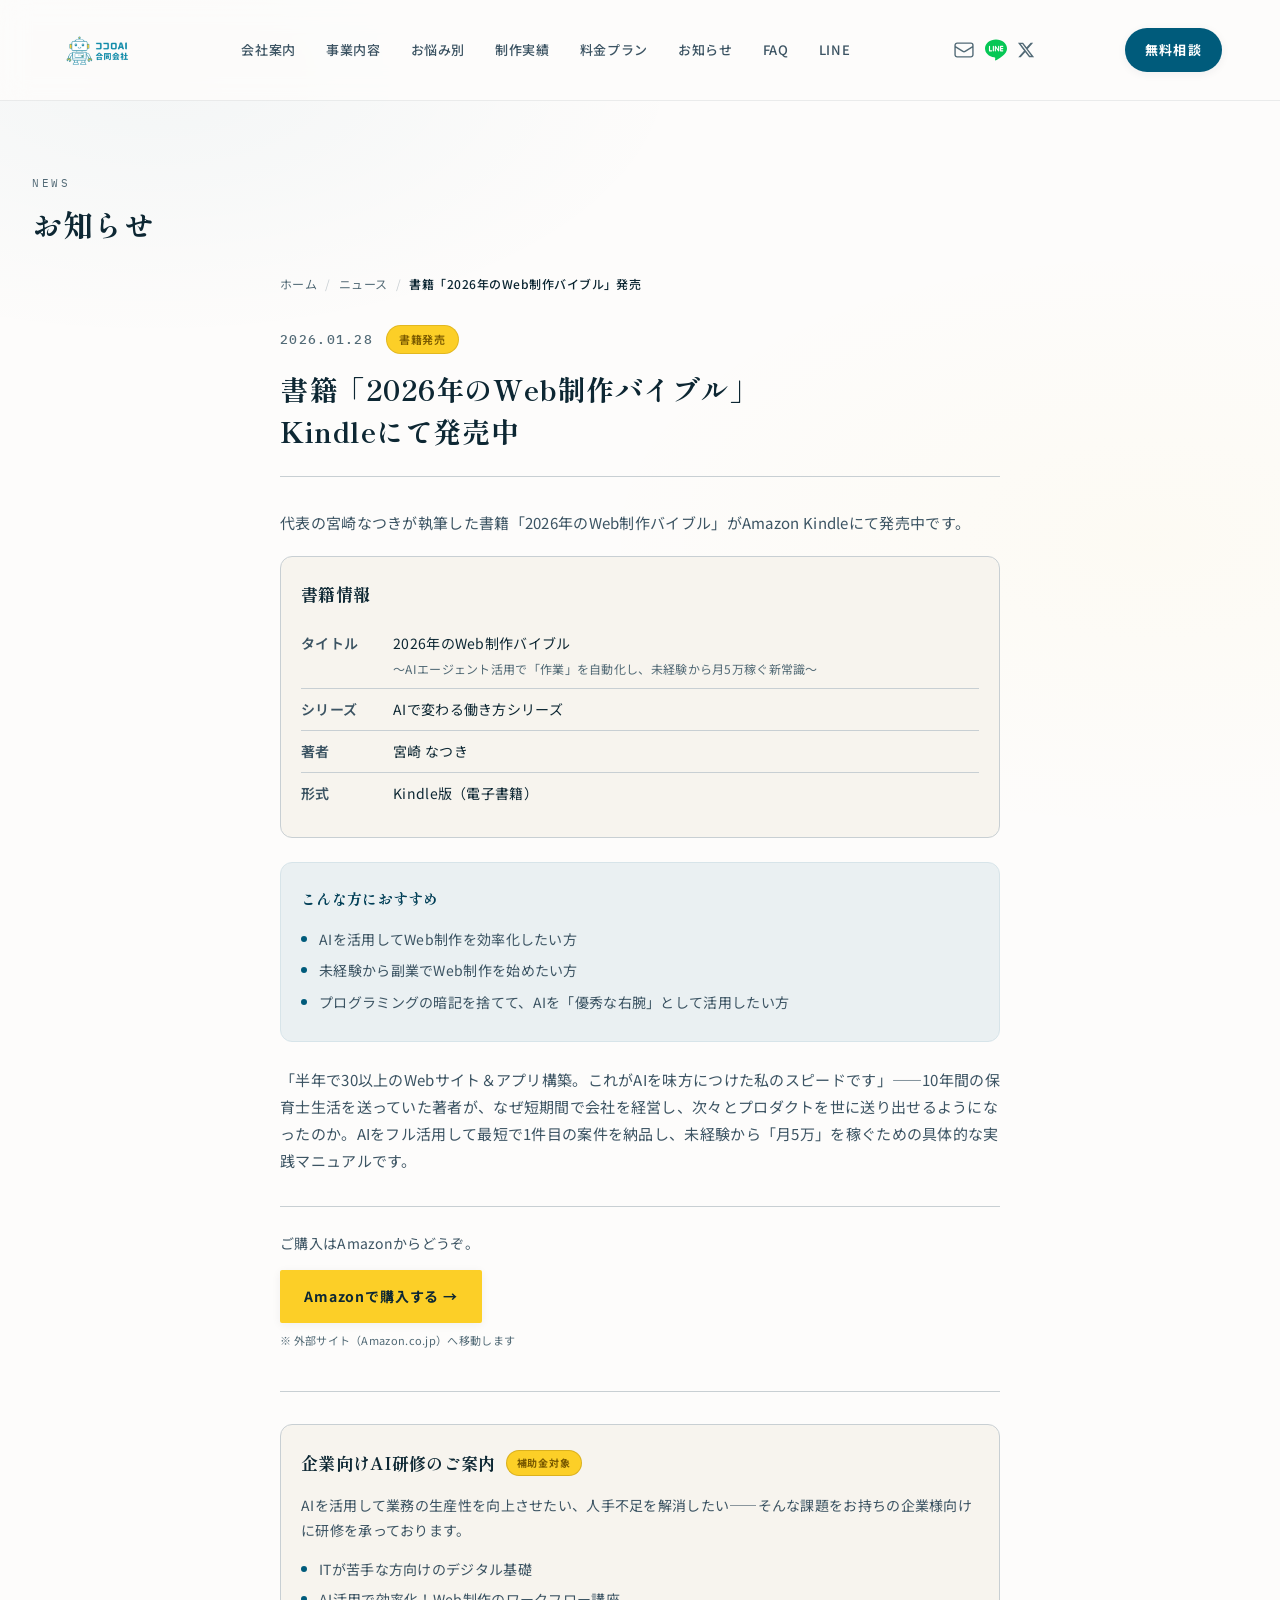
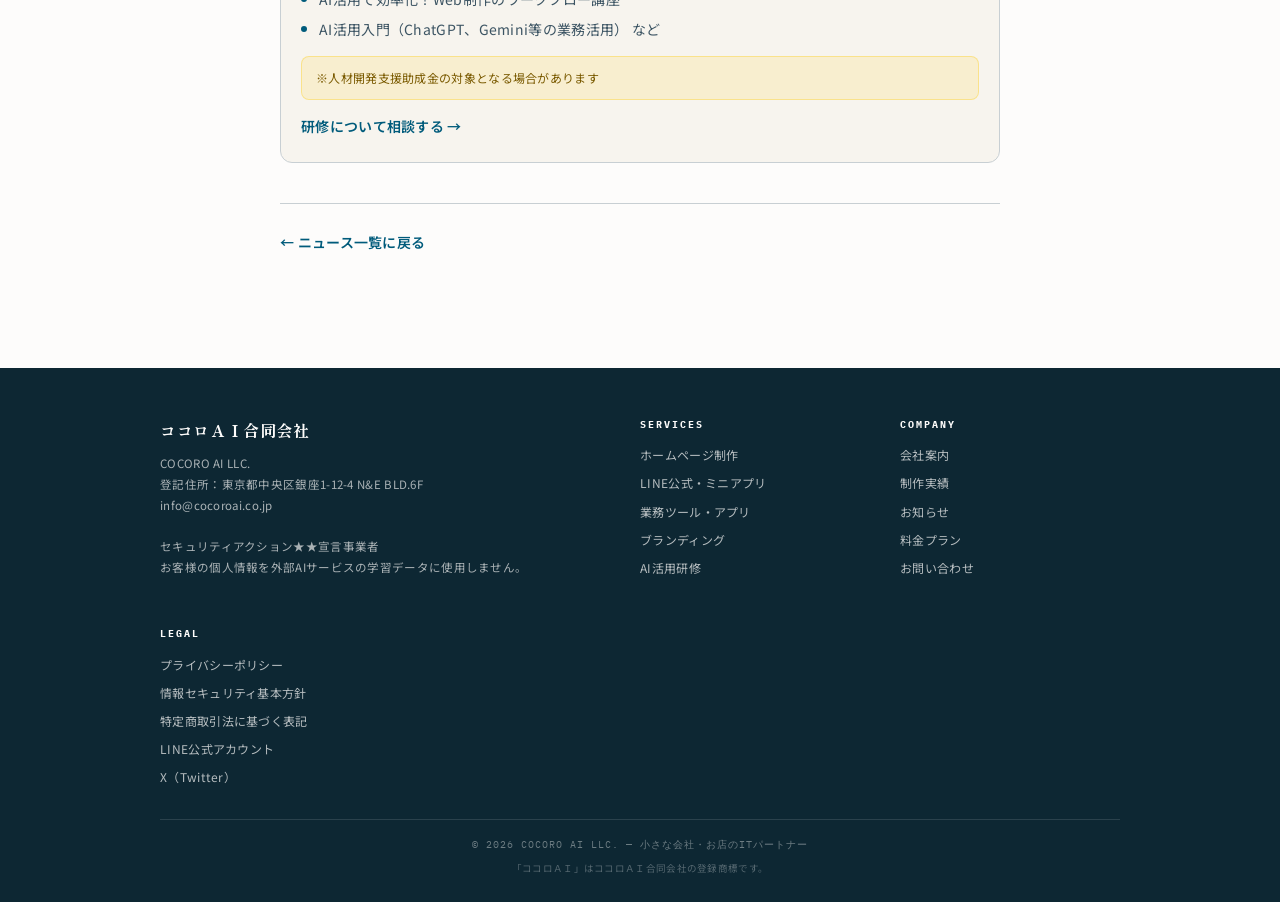
<file: news/web-bible-2026.html>
<!DOCTYPE html>
<html lang="ja">
<head>
  <!-- Google tag (gtag.js) -->
  <script async src="https://www.googletagmanager.com/gtag/js?id=G-WDZSEFZKY2"></script>
  <script>
    window.dataLayer = window.dataLayer || [];
    function gtag(){dataLayer.push(arguments);}
    gtag('js', new Date());
    gtag('config', 'G-WDZSEFZKY2');
  </script>
  <meta charset="UTF-8" />
  <meta name="viewport" content="width=device-width, initial-scale=1.0" />
  <title>書籍「2026年のWeb制作バイブル」発売のお知らせ - ココロＡＩ合同会社</title>
  <meta name="description" content="ココロＡＩ合同会社 代表 宮崎なつき著「2026年のWeb制作バイブル」Amazon Kindle発売中。AIエージェント活用で未経験からWeb制作を始める実践マニュアルです。" />
  <link rel="canonical" href="https://cocoroai.co.jp/news/web-bible-2026.html" />
  <meta property="og:title" content="書籍「2026年のWeb制作バイブル」発売のお知らせ - ココロＡＩ合同会社" />
  <meta property="og:description" content="ココロＡＩ合同会社 代表 宮崎なつき著「2026年のWeb制作バイブル」Amazon Kindle発売中。AIエージェント活用で未経験からWeb制作を始める実践マニュアルです。" />
  <meta property="og:url" content="https://cocoroai.co.jp/news/web-bible-2026.html" />
  <meta property="og:type" content="article" />
  <meta property="og:site_name" content="ココロＡＩ合同会社" />
  <meta property="og:locale" content="ja_JP" />
  <meta property="og:image" content="https://cocoroai.co.jp/images/cocoroai_logo.png" />
  <meta name="twitter:card" content="summary_large_image" />
  <meta name="twitter:title" content="書籍「2026年のWeb制作バイブル」発売のお知らせ - ココロＡＩ合同会社" />
  <meta name="twitter:description" content="ココロＡＩ合同会社 代表 宮崎なつき著「2026年のWeb制作バイブル」Amazon Kindle発売中。AIエージェント活用で未経験からWeb制作を始める実践マニュアルです。" />
  <meta name="twitter:image" content="https://cocoroai.co.jp/images/cocoroai_logo.png" />

  <link rel="icon" href="../images/favicon.ico" />
  <link rel="apple-touch-icon" sizes="180x180" href="../images/apple-touch-icon.png" />
  <link rel="icon" type="image/png" sizes="192x192" href="../images/android-chrome-192x192.png" />
  <link rel="manifest" href="../images/site.webmanifest" />
  <meta name="theme-color" content="#FDFCFB" />

  <link rel="preconnect" href="https://fonts.googleapis.com" />
  <link rel="preconnect" href="https://fonts.gstatic.com" crossorigin />
  <link href="https://fonts.googleapis.com/css2?family=IBM+Plex+Mono:wght@400;500&family=Quicksand:wght@500;600&family=Noto+Sans+JP:wght@400;500;700&family=Shippori+Mincho+B1:wght@500;600;700;800&family=Zen+Old+Mincho:wght@500;700&display=swap" rel="stylesheet" />

  <link rel="stylesheet" href="../tokens.css" />
  <link rel="stylesheet" href="../legacy-style.css" />
</head>
<body>

  <header class="site-header">
    <div class="site-header__inner">
      <a href="../index.html" class="logo logo--image">
        <img src="../images/cocoroai_logo_full_transparent.png" alt="ココロＡＩ合同会社" />
      </a>
      <nav class="nav-pc">
        <a href="../index.html#about">会社案内</a>
        <a href="../index.html#services">事業内容</a>
        <a href="../solutions.html">お悩み別</a>
        <a href="../index.html#works">制作実績</a>
        <a href="../pricing.html">料金プラン</a>
        <a href="../index.html#news">お知らせ</a>
        <a href="../faq.html">FAQ</a>
        <a href="https://lin.ee/PIJfwYPT" target="_blank" rel="noopener">LINE</a>
      </nav>
      <div class="header-icons">
        <a href="https://forms.gle/UHa9Uf4ezKq27iVg9" target="_blank" rel="noopener" class="header-icon" aria-label="無料メルマガ登録" title="無料メルマガ「AIのある暮らし」">
          <svg xmlns="http://www.w3.org/2000/svg" fill="none" viewBox="0 0 24 24" stroke-width="1.5" stroke="currentColor" width="22" height="22"><path stroke-linecap="round" stroke-linejoin="round" d="M21.75 6.75v10.5a2.25 2.25 0 0 1-2.25 2.25h-15a2.25 2.25 0 0 1-2.25-2.25V6.75m19.5 0A2.25 2.25 0 0 0 19.5 4.5h-15a2.25 2.25 0 0 0-2.25 2.25m19.5 0v.243a2.25 2.25 0 0 1-1.07 1.916l-7.5 4.615a2.25 2.25 0 0 1-2.36 0L3.32 8.91a2.25 2.25 0 0 1-1.07-1.916V6.75"/></svg>
        </a>
        <a href="https://lin.ee/PIJfwYPT" target="_blank" rel="noopener" class="header-icon header-icon--line" aria-label="LINE公式アカウント">
          <svg xmlns="http://www.w3.org/2000/svg" viewBox="0 0 24 24" fill="currentColor" width="22" height="22"><path d="M19.365 9.863c.349 0 .63.285.63.631 0 .345-.281.63-.63.63H17.61v1.125h1.755c.349 0 .63.283.63.63 0 .344-.281.629-.63.629h-2.386c-.345 0-.627-.285-.627-.629V8.108c0-.345.282-.63.63-.63h2.386c.346 0 .627.285.627.63 0 .349-.281.63-.63.63H17.61v1.125h1.755zm-3.855 3.016c0 .27-.174.51-.432.596-.064.021-.133.031-.199.031-.211 0-.391-.09-.51-.25l-2.443-3.317v2.94c0 .344-.279.629-.631.629-.346 0-.626-.285-.626-.629V8.108c0-.27.173-.51.43-.595.06-.023.136-.033.194-.033.195 0 .375.104.495.254l2.462 3.33V8.108c0-.345.282-.63.63-.63.345 0 .63.285.63.63v4.771zm-5.741 0c0 .344-.282.629-.631.629-.345 0-.627-.285-.627-.629V8.108c0-.345.282-.63.63-.63.346 0 .628.285.628.63v4.771zm-2.466.629H4.917c-.345 0-.63-.285-.63-.629V8.108c0-.345.285-.63.63-.63.348 0 .63.285.63.63v4.141h1.756c.348 0 .629.283.629.63 0 .344-.282.629-.629.629M24 10.314C24 4.943 18.615.572 12 .572S0 4.943 0 10.314c0 4.811 4.27 8.842 10.035 9.608.391.082.923.258 1.058.59.12.301.079.766.038 1.08l-.164 1.02c-.045.301-.24 1.186 1.049.645 1.291-.539 6.916-4.078 9.436-6.975C23.176 14.393 24 12.458 24 10.314"/></svg>
        </a>
        <a href="https://x.com/cocoroai_llc" target="_blank" rel="noopener" class="header-icon" aria-label="X（Twitter）">
          <svg xmlns="http://www.w3.org/2000/svg" viewBox="0 0 24 24" fill="currentColor" width="18" height="18"><path d="M18.244 2.25h3.308l-7.227 8.26 8.502 11.24H16.17l-5.214-6.817L4.99 21.75H1.68l7.73-8.835L1.254 2.25H8.08l4.713 6.231zm-1.161 17.52h1.833L7.084 4.126H5.117z"/></svg>
        </a>
      </div>
      <a href="https://cocoroai-contact.super-night-76d8.workers.dev" target="_blank" rel="noopener" class="btn-header btn-header--pc">無料相談</a>
      <button class="nav-toggle" id="navToggle" aria-label="メニューを開く" aria-expanded="false">
        <span></span><span></span><span></span>
      </button>
    </div>
  </header>

  <div class="nav-drawer" id="navDrawer" aria-hidden="true">
    <button class="nav-drawer__close" id="navClose" aria-label="メニューを閉じる">&times;</button>
    <nav class="nav-drawer__nav">
      <a href="../index.html#about">会社案内</a>
      <a href="../index.html#services">事業内容</a>
      <a href="../solutions.html">お悩み別</a>
      <a href="../index.html#works">制作実績</a>
      <a href="../pricing.html">料金プラン</a>
      <a href="../index.html#news">お知らせ</a>
      <a href="../faq.html">FAQ</a>
      <div class="nav-drawer__icons">
        <a href="https://forms.gle/UHa9Uf4ezKq27iVg9" target="_blank" rel="noopener" class="nav-drawer__icon-link" aria-label="無料メルマガ登録">
          <svg xmlns="http://www.w3.org/2000/svg" fill="none" viewBox="0 0 24 24" stroke-width="1.5" stroke="currentColor" width="20" height="20"><path stroke-linecap="round" stroke-linejoin="round" d="M21.75 6.75v10.5a2.25 2.25 0 0 1-2.25 2.25h-15a2.25 2.25 0 0 1-2.25-2.25V6.75m19.5 0A2.25 2.25 0 0 0 19.5 4.5h-15a2.25 2.25 0 0 0-2.25 2.25m19.5 0v.243a2.25 2.25 0 0 1-1.07 1.916l-7.5 4.615a2.25 2.25 0 0 1-2.36 0L3.32 8.91a2.25 2.25 0 0 1-1.07-1.916V6.75"/></svg>
          メルマガ
        </a>
        <a href="https://lin.ee/PIJfwYPT" target="_blank" rel="noopener" class="nav-drawer__icon-link" aria-label="LINE公式アカウント">
          <svg xmlns="http://www.w3.org/2000/svg" viewBox="0 0 24 24" fill="currentColor" width="20" height="20"><path d="M19.365 9.863c.349 0 .63.285.63.631 0 .345-.281.63-.63.63H17.61v1.125h1.755c.349 0 .63.283.63.63 0 .344-.281.629-.63.629h-2.386c-.345 0-.627-.285-.627-.629V8.108c0-.345.282-.63.63-.63h2.386c.346 0 .627.285.627.63 0 .349-.281.63-.63.63H17.61v1.125h1.755zm-3.855 3.016c0 .27-.174.51-.432.596-.064.021-.133.031-.199.031-.211 0-.391-.09-.51-.25l-2.443-3.317v2.94c0 .344-.279.629-.631.629-.346 0-.626-.285-.626-.629V8.108c0-.27.173-.51.43-.595.06-.023.136-.033.194-.033.195 0 .375.104.495.254l2.462 3.33V8.108c0-.345.282-.63.63-.63.345 0 .63.285.63.63v4.771zm-5.741 0c0 .344-.282.629-.631.629-.345 0-.627-.285-.627-.629V8.108c0-.345.282-.63.63-.63.346 0 .628.285.628.63v4.771zm-2.466.629H4.917c-.345 0-.63-.285-.63-.629V8.108c0-.345.285-.63.63-.63.348 0 .63.285.63.63v4.141h1.756c.348 0 .629.283.629.63 0 .344-.282.629-.629.629M24 10.314C24 4.943 18.615.572 12 .572S0 4.943 0 10.314c0 4.811 4.27 8.842 10.035 9.608.391.082.923.258 1.058.59.12.301.079.766.038 1.08l-.164 1.02c-.045.301-.24 1.186 1.049.645 1.291-.539 6.916-4.078 9.436-6.975C23.176 14.393 24 12.458 24 10.314"/></svg>
          LINE
        </a>
        <a href="https://x.com/cocoroai_llc" target="_blank" rel="noopener" class="nav-drawer__icon-link" aria-label="X（Twitter）">
          <svg xmlns="http://www.w3.org/2000/svg" viewBox="0 0 24 24" fill="currentColor" width="16" height="16"><path d="M18.244 2.25h3.308l-7.227 8.26 8.502 11.24H16.17l-5.214-6.817L4.99 21.75H1.68l7.73-8.835L1.254 2.25H8.08l4.713 6.231zm-1.161 17.52h1.833L7.084 4.126H5.117z"/></svg>
          X
        </a>
      </div>
      <a href="https://cocoroai-contact.super-night-76d8.workers.dev" target="_blank" rel="noopener" class="nav-drawer__cta">無料相談する &rarr;</a>
    </nav>
  </div>

  <main>
    <section class="section">
      <div class="chap-head reveal">
        <span class="chap-num mono">NEWS</span>
        <p class="chap-title">お知らせ</p>
      </div>

      <nav class="news-breadcrumb" aria-label="パンくずリスト">
        <ol>
          <li><a href="../index.html">ホーム</a></li>
          <li><a href="../index.html#news">ニュース</a></li>
          <li aria-current="page">書籍「2026年のWeb制作バイブル」発売</li>
        </ol>
      </nav>

      <article class="news-article">
        <header class="news-article__header">
          <time class="news-article__date" datetime="2026-01-28">2026.01.28</time>
          <span class="news-article__tag">書籍発売</span>
          <h1 class="news-article__title">書籍「2026年のWeb制作バイブル」<br class="sp-hide" />Kindleにて発売中</h1>
        </header>

        <div class="news-article__body">
          <p>
            代表の宮崎なつきが執筆した書籍「2026年のWeb制作バイブル」がAmazon Kindleにて発売中です。
          </p>

          <div class="news-article__info-box">
            <h2>書籍情報</h2>
            <dl class="news-article__dl">
              <div>
                <dt>タイトル</dt>
                <dd>2026年のWeb制作バイブル<br /><small>〜AIエージェント活用で「作業」を自動化し、未経験から月5万稼ぐ新常識〜</small></dd>
              </div>
              <div>
                <dt>シリーズ</dt>
                <dd>AIで変わる働き方シリーズ</dd>
              </div>
              <div>
                <dt>著者</dt>
                <dd>宮崎 なつき</dd>
              </div>
              <div>
                <dt>形式</dt>
                <dd>Kindle版（電子書籍）</dd>
              </div>
            </dl>
          </div>

          <div class="news-article__recommend">
            <h3>こんな方におすすめ</h3>
            <ul>
              <li>AIを活用してWeb制作を効率化したい方</li>
              <li>未経験から副業でWeb制作を始めたい方</li>
              <li>プログラミングの暗記を捨てて、AIを「優秀な右腕」として活用したい方</li>
            </ul>
          </div>

          <p>
            「半年で30以上のWebサイト＆アプリ構築。これがAIを味方につけた私のスピードです」――10年間の保育士生活を送っていた著者が、なぜ短期間で会社を経営し、次々とプロダクトを世に送り出せるようになったのか。AIをフル活用して最短で1件目の案件を納品し、未経験から「月5万」を稼ぐための具体的な実践マニュアルです。
          </p>

          <div class="news-article__link-section">
            <p>ご購入はAmazonからどうぞ。</p>
            <a href="https://www.amazon.co.jp/dp/B0GJ5S7CC1/" target="_blank" rel="noopener noreferrer" class="news-article__amazon-btn">
              Amazonで購入する &rarr;
            </a>
            <small>※ 外部サイト（Amazon.co.jp）へ移動します</small>
          </div>
        </div>

        <!-- 企業向けAI研修のご案内 -->
        <div class="news-article__training">
          <div class="news-article__training-inner">
            <div class="news-article__training-head">
              <h3>企業向けAI研修のご案内</h3>
              <span class="news-article__training-badge">補助金対象</span>
            </div>
            <p>
              AIを活用して業務の生産性を向上させたい、人手不足を解消したい――そんな課題をお持ちの企業様向けに研修を承っております。
            </p>
            <ul>
              <li>ITが苦手な方向けのデジタル基礎</li>
              <li>AI活用で効率化！Web制作のワークフロー講座</li>
              <li>AI活用入門（ChatGPT、Gemini等の業務活用） など</li>
            </ul>
            <p class="news-article__training-note">※人材開発支援助成金の対象となる場合があります</p>
            <a href="https://cocoroai-contact.super-night-76d8.workers.dev" target="_blank" rel="noopener" class="news-article__training-link">
              研修について相談する &rarr;
            </a>
          </div>
        </div>

        <div class="news-article__back">
          <a href="../index.html#news">&larr; ニュース一覧に戻る</a>
        </div>
      </article>
    </section>
  </main>

  <footer class="site-footer">
    <div class="site-footer__inner">
      <div>
        <div class="site-footer__brand">ココロＡＩ合同会社</div>
        <div class="site-footer__meta">
          COCORO AI LLC.<br />
          登記住所：東京都中央区銀座1-12-4 N&amp;E BLD.6F<br />
          info@cocoroai.co.jp<br /><br />
          セキュリティアクション★★宣言事業者<br />
          お客様の個人情報を外部AIサービスの学習データに使用しません。
        </div>
      </div>
      <div>
        <h4>SERVICES</h4>
        <ul>
          <li><a href="../index.html#services">ホームページ制作</a></li>
          <li><a href="../index.html#services">LINE公式・ミニアプリ</a></li>
          <li><a href="../index.html#services">業務ツール・アプリ</a></li>
          <li><a href="../index.html#services">ブランディング</a></li>
          <li><a href="../index.html#services">AI活用研修</a></li>
        </ul>
      </div>
      <div>
        <h4>COMPANY</h4>
        <ul>
          <li><a href="../index.html#about">会社案内</a></li>
          <li><a href="../index.html#works">制作実績</a></li>
          <li><a href="../index.html#news">お知らせ</a></li>
          <li><a href="../pricing.html">料金プラン</a></li>
          <li><a href="https://cocoroai-contact.super-night-76d8.workers.dev" target="_blank" rel="noopener">お問い合わせ</a></li>
        </ul>
      </div>
      <div>
        <h4>LEGAL</h4>
        <ul>
          <li><a href="https://sites.google.com/cocoroai.co.jp/privacy-policy/%E3%83%9B%E3%83%BC%E3%83%A0" target="_blank" rel="noopener">プライバシーポリシー</a></li>
          <li><a href="https://sites.google.com/cocoroai.co.jp/security-policy/%E3%83%9B%E3%83%BC%E3%83%A0" target="_blank" rel="noopener">情報セキュリティ基本方針</a></li>
          <li><a href="../tokushoho.html">特定商取引法に基づく表記</a></li>
          <li><a href="https://lin.ee/PIJfwYPT" target="_blank" rel="noopener">LINE公式アカウント</a></li>
          <li><a href="https://x.com/cocoroai_llc" target="_blank" rel="noopener">X（Twitter）</a></li>
        </ul>
      </div>
    </div>
    <div class="site-footer__copy">&copy; 2026 COCORO AI LLC. &mdash; 小さな会社・お店のITパートナー</div>
    <div class="site-footer__trademark">「ココロＡＩ」はココロＡＩ合同会社の登録商標です。</div>
  </footer>

  <script>
    const toggle = document.getElementById('navToggle');
    const drawer = document.getElementById('navDrawer');
    const closeBtn = document.getElementById('navClose');
    function openDrawer() { drawer.classList.add('open'); toggle.setAttribute('aria-expanded','true'); drawer.setAttribute('aria-hidden','false'); document.body.style.overflow='hidden'; }
    function closeDrawer() { drawer.classList.remove('open'); toggle.setAttribute('aria-expanded','false'); drawer.setAttribute('aria-hidden','true'); document.body.style.overflow=''; }
    toggle.addEventListener('click', openDrawer);
    closeBtn.addEventListener('click', closeDrawer);
    drawer.querySelectorAll('a').forEach(a => a.addEventListener('click', closeDrawer));
    document.addEventListener('keydown', e => { if (e.key==='Escape') closeDrawer(); });

    const io = new IntersectionObserver(entries => {
      entries.forEach(e => { if (e.isIntersecting) { e.target.classList.add('in'); io.unobserve(e.target); } });
    }, { threshold: 0.08 });
    document.querySelectorAll('.reveal').forEach(el => io.observe(el));
  </script>

  <!-- ココロボちゃん チャットウィジェット -->
</body>
</html>
</file>
<file: style.css>
/* ============================================================
   ココロＡＩ合同会社 HPリニューアル モック v2
   流体インク×極太タイポ×スタックカード — 「リニューアルした!!」感
   ============================================================ */

:root {
  --paper: #FDFCFB;
  --paper-2: #F7F4EE;
  --ink: #0D2733;
  --ink-soft: #3C5463;
  --ink-mute: #526A76;
  --line: #DCE3E6;
  --teal: #005B7B;
  --teal-deep: #003F57;
  --teal-soft: #D7E4E9;
  --teal-softer: #EDF3F5;
  --aqua: #00A4C6;
  --aqua-2: #00C6A9;
  --sun: #FCCF27;
  --sun-ink: #6B4E00;
  --cream: #FBF7EE;        /* Morsel風のあたたかい下地 */
  --cream-2: #F6EFE1;      /* 吹き出し用 */
  --hairline: #E9E3D8;     /* 黒枠の代わりの細い線 */
  --shadow-soft: 0 20px 44px rgba(13,39,51,.08), 0 4px 12px rgba(13,39,51,.04);

  --disp: "Dela Gothic One", sans-serif;
  --serif: "Shippori Mincho B1", serif;
  --sans: "Zen Kaku Gothic New", "Noto Sans JP", sans-serif;
  --mono: "IBM Plex Mono", monospace;
  --hand: "Yomogi", "Hiragino Maru Gothic ProN", sans-serif;

  --max-w: 1024px;
  --pad: clamp(20px, 5vw, 48px);
}

html { overflow-x: clip; }

* { margin: 0; padding: 0; box-sizing: border-box; }

html { scroll-behavior: smooth; }

body {
  overflow-anchor: none; /* reveal時のスクロール位置自動補正を無効化 */
  font-family: var(--sans);
  color: var(--ink);
  background: var(--paper);
  line-height: 1.9;
  font-size: 15px;
  letter-spacing: 0.02em;
  -webkit-font-smoothing: antialiased;
  overflow-x: clip;
}

img { max-width: 100%; height: auto; display: block; }
a { color: inherit; text-decoration: none; }
.font-hand { font-family: var(--hand); }
.pc { display: inline; }
.sp { display: none; }
@media (max-width: 640px) {
  .pc { display: none; }
  .sp { display: inline; }
}

/* ---------- スクロール進捗バー（scroll-driven animation） ---------- */
.scroll-progress {
  position: fixed;
  top: 0; left: 0;
  height: 3px;
  width: 100%;
  background: linear-gradient(90deg, var(--teal), var(--aqua), var(--aqua-2));
  transform-origin: left;
  transform: scaleX(0);
  z-index: 200;
}
@supports (animation-timeline: scroll()) {
  .scroll-progress { animation: growBar linear both; animation-timeline: scroll(); }
  @keyframes growBar { from { transform: scaleX(0); } to { transform: scaleX(1); } }
}


/* ---------- ボタン ---------- */
.btn {
  display: inline-block;
  padding: 14px 34px;
  border-radius: 999px;
  font-weight: 700;
  font-size: 14px;
  letter-spacing: 0.06em;
  transition: transform .25s ease, box-shadow .25s ease, background .25s ease;
}
.btn--primary {
  background: var(--teal);
  color: #fff;
  box-shadow: 0 6px 20px rgba(0,91,123,.25);
}
.btn--primary:hover { transform: translateY(-2px) rotate(-.5deg); background: var(--teal-deep); box-shadow: 0 10px 26px rgba(0,91,123,.3); }
.btn--ghost {
  border: 1px solid var(--ink-mute);
  color: var(--ink);
  background: rgba(255,255,255,.7);
  backdrop-filter: blur(4px);
}
.btn--ghost:hover { transform: translateY(-2px) rotate(.5deg); border-color: var(--teal); color: var(--teal); }
.btn--light { background: var(--paper); color: var(--teal-deep); }
.btn--light:hover { transform: translateY(-2px); }
.btn--sun { background: var(--sun); color: var(--ink); box-shadow: 0 8px 22px rgba(0,0,0,.18); }
.btn--sun:hover { transform: translateY(-2px) rotate(-.5deg); box-shadow: 0 12px 28px rgba(0,0,0,.24); }
.btn--lg { padding: 17px 46px; font-size: 15px; }

.textlink {
  color: var(--teal);
  font-weight: 700;
  border-bottom: 1.5px solid transparent;
  transition: border-color .2s;
}
.textlink:hover { border-color: var(--teal); }

/* ---------- ヘッダー ---------- */
.site-header {
  position: fixed;
  top: 0; left: 0; right: 0;
  z-index: 100;
  display: flex;
  align-items: center;
  gap: 28px;
  padding: 14px var(--pad);
  transition: background .3s, box-shadow .3s, padding .3s;
}
.site-header.scrolled {
  background: rgba(253,252,251,.88);
  backdrop-filter: blur(10px);
  box-shadow: 0 1px 0 var(--line);
  padding-top: 10px; padding-bottom: 10px;
}
.brand { display: flex; align-items: center; gap: 10px; }
.brand__robo { width: 36px; height: 36px; transition: transform .4s cubic-bezier(.34,1.56,.64,1); }
.brand:hover .brand__robo { transform: rotate(-10deg) scale(1.12); }
.brand__name { font-family: var(--disp); font-size: 16px; letter-spacing: .05em; }
.gnav { display: flex; gap: 26px; margin-left: auto; }
.gnav a { font-size: 13px; font-weight: 700; color: var(--ink-soft); position: relative; padding: 4px 0; }
.gnav a::after {
  content: ""; position: absolute; left: 0; bottom: 0;
  width: 100%; height: 2px; background: var(--aqua);
  transform: scaleX(0); transform-origin: right; transition: transform .3s ease;
}
.gnav a:hover { color: var(--teal); }
.gnav a:hover::after { transform: scaleX(1); transform-origin: left; }
.gnav a.has-new::before {
  content: ""; position: absolute; top: 2px; right: -9px;
  width: 7px; height: 7px; border-radius: 50%;
  background: var(--sun); box-shadow: 0 0 0 2px var(--paper);
}
.header-sns { display: flex; align-items: center; gap: 14px; }
.header-sns a {
  color: var(--ink-mute);
  display: flex;
  transition: color .2s, translate .2s;
}
.header-sns a:hover { color: var(--teal); translate: 0 -2px; }
@media (max-width: 1080px) { .header-sns { display: none; } }
.drawer__sns { display: flex; gap: 18px; justify-content: center; margin-top: 10px; }
.drawer__sns a { font-family: var(--mono) !important; font-size: 12px !important; color: var(--aqua) !important; }
.header-cta {
  font-size: 13px; font-weight: 700; color: #fff;
  background: var(--teal); border-radius: 999px; padding: 9px 22px;
  transition: background .25s, transform .25s;
}
.header-cta:hover { background: var(--teal-deep); transform: rotate(-2deg); }
.menu-btn { display: none; }

@media (max-width: 880px) {
  .gnav, .header-cta { display: none; }
  .menu-btn {
    display: flex; flex-direction: column; gap: 6px;
    margin-left: auto; background: none; border: none; cursor: pointer; padding: 8px;
    z-index: 102;
  }
  .menu-btn span { width: 26px; height: 2.5px; background: var(--ink); transition: transform .3s, background .3s; }
  .menu-btn[aria-expanded="true"] span:nth-child(1) { transform: translateY(4px) rotate(45deg); }
  .menu-btn[aria-expanded="true"] span:nth-child(2) { transform: translateY(-4.5px) rotate(-45deg); }
}
.drawer {
  position: fixed; inset: 0; z-index: 99;
  background: var(--teal-deep);
  display: flex;
  overflow-y: auto;
  opacity: 0; pointer-events: none; transition: opacity .35s;
}
.drawer.open { opacity: 1; pointer-events: auto; }
.drawer nav { display: flex; flex-direction: column; gap: 18px; margin: auto; padding: 76px 24px 44px; }
.drawer a {
  font-family: var(--disp); font-size: 26px; color: #fff;
  display: flex; align-items: baseline; gap: 14px;
}
.drawer a i { font-family: var(--mono); font-style: normal; font-size: 12px; color: var(--aqua); }
.drawer__cta { color: var(--sun) !important; font-size: 18px !important; margin-top: 16px; }
@media (max-height: 720px) {
  .drawer nav { gap: 12px; }
  .drawer a { font-size: 21px; }
}

/* ---------- HERO ---------- */
.hero {
  position: relative;
  min-height: 100svh;
  display: flex;
  align-items: center;
  overflow: hidden;
}
.hero__fluid {
  position: absolute; inset: 0;
  width: 100%; height: 100%;
  display: block;
}
.hero__grain {
  position: absolute; inset: 0;
  pointer-events: none;
  opacity: .55;
  background-image: url("data:image/svg+xml,%3Csvg xmlns='http://www.w3.org/2000/svg' width='160' height='160'%3E%3Cfilter id='n'%3E%3CfeTurbulence type='fractalNoise' baseFrequency='0.9' numOctaves='2'/%3E%3CfeColorMatrix values='0 0 0 0 0  0 0 0 0 0  0 0 0 0 0  0 0 0 0.025 0'/%3E%3C/filter%3E%3Crect width='160' height='160' filter='url(%23n)'/%3E%3C/svg%3E");
}
.hero__inner {
  position: relative;
  z-index: 2;
  padding: 120px var(--pad) 120px;
  max-width: calc(var(--max-w) + var(--pad) * 2);
  margin: 0 auto;
  width: 100%;
  pointer-events: none;             /* インクを触れるように */
}
.hero__inner a { pointer-events: auto; }
.hero-news {
  display: inline-flex;
  align-items: center;
  gap: 12px;
  max-width: 100%;
  margin-bottom: 30px;
  padding: 6px 18px 6px 6px;
  border: 1px solid var(--hairline);
  border-radius: 999px;
  background: rgba(255,255,255,.82);
  backdrop-filter: blur(6px);
  box-shadow: var(--shadow-soft);
  font-size: 13px;
  line-height: 1.6;
  color: var(--ink);
  animation: lineUp 1.1s .7s cubic-bezier(.22,1,.36,1) both;
  transition: border-color .25s, translate .25s;
}
.hero-news:hover { border-color: var(--aqua); translate: 0 -2px; }
.hero-news__label {
  flex-shrink: 0;
  font-family: var(--mono);
  font-size: 10.5px;
  font-weight: 500;
  letter-spacing: .12em;
  color: var(--teal);
  border: 1.5px solid var(--aqua);
  border-radius: 999px;
  padding: 2px 10px;
}
.hero-news.is-new .hero-news__label { background: var(--sun); border-color: var(--sun); color: var(--ink); }
.hero-news time { flex-shrink: 0; font-family: var(--mono); font-size: 12px; color: var(--ink-mute); }
.hero-news__text {
  min-width: 0;
  overflow: hidden;
  text-overflow: ellipsis;
  white-space: nowrap;
  font-weight: 500;
}
.hero-news__arrow { flex-shrink: 0; color: var(--aqua); transition: transform .25s; }
.hero-news:hover .hero-news__arrow { transform: translateX(3px); }
@media (max-width: 640px) {
  .hero-news {
    display: grid;
    grid-template-columns: auto 1fr auto;
    gap: 4px 10px;
    border-radius: 18px;
    padding: 10px 14px;
    margin-bottom: 26px;
  }
  .hero-news__text { grid-column: 1 / -1; grid-row: 2; white-space: normal; font-size: 13px; }
  .hero-news__arrow { grid-column: 3; grid-row: 1; justify-self: end; }
}
.hero__kicker {
  font-family: var(--mono);
  font-size: 11px;
  letter-spacing: .32em;
  color: var(--teal);
  margin-bottom: 30px;
}
.hero__title {
  font-family: var(--disp);
  font-weight: 400;
  font-size: clamp(30px, 5.6vw, 64px);
  line-height: 1.5;
  letter-spacing: .02em;
}
.ht-line { display: block; animation: lineUp 1.1s cubic-bezier(.22,1,.36,1) both; }
.ht-line:nth-child(2) { animation-delay: .16s; }
@keyframes lineUp {
  from { opacity: 0; transform: translateY(.5em); filter: blur(4px); }
  to   { opacity: 1; transform: translateY(0); filter: blur(0); }
}
.ht-mark {
  font-style: normal;
  color: var(--teal);
  position: relative;
  display: inline-block;
}
.ht-mark::after {
  content: "";
  position: absolute;
  left: -2%; right: -2%;
  bottom: .08em;
  height: .34em;
  background: var(--sun);
  z-index: -1;
  transform: scaleX(0);
  transform-origin: left;
  animation: markIn .7s 1s cubic-bezier(.22,1,.36,1) forwards;
}
@keyframes markIn { to { transform: scaleX(1); } }
.hero__lead {
  margin-top: 34px;
  font-size: clamp(14px, 1.6vw, 16px);
  font-weight: 500;
  color: var(--ink-soft);
  animation: lineUp 1.1s .4s cubic-bezier(.22,1,.36,1) both;
}
.hero__actions {
  margin-top: 44px;
  display: flex; gap: 16px; flex-wrap: wrap;
  animation: lineUp 1.1s .55s cubic-bezier(.22,1,.36,1) both;
}
.hero__actions .btn { pointer-events: auto; }
.hero__robo {
  position: absolute;
  z-index: 2;
  right: clamp(72px, 11vw, 170px);
  bottom: clamp(76px, 12vh, 130px);
  text-align: center;
  pointer-events: none;
  animation: softIn 1.2s .8s cubic-bezier(.22,1,.36,1) both;
}
@keyframes softIn { from { opacity: 0; } to { opacity: 1; } }
.hero__robo img {
  pointer-events: auto;   /* クリックでひと吹き */
  cursor: pointer;
  width: clamp(190px, 23vw, 300px);
  height: auto;
  margin: -26px auto 0;
  animation: floaty 4.5s ease-in-out infinite;
  filter: drop-shadow(0 14px 18px rgba(13,39,51,.12));
}
@keyframes floaty { 0%,100% { transform: translateY(0); } 50% { transform: translateY(-9px); } }
.bubble {
  display: inline-block;
  background: var(--cream-2);
  border-radius: 18px;
  padding: 8px 18px;
  font-size: 14px;
  position: relative;
  margin-bottom: 14px;
  box-shadow: 0 6px 16px rgba(13,39,51,.10);
}
.bubble::after {
  content: "";
  position: absolute;
  bottom: -6px; left: 50%;
  transform: translateX(-50%) rotate(45deg);
  width: 12px; height: 12px;
  background: var(--cream-2);
}

/* ココロボちゃんの案内吹き出し（Morselのエージェント風） */
.robo-say {
  display: flex;
  align-items: flex-end;
  gap: 12px;
  margin-bottom: 34px;
  position: relative;
  z-index: 1;
}
.robo-say img {
  width: 48px; height: 48px;
  background: #fff;
  border-radius: 50%;
  padding: 5px;
  box-shadow: 0 4px 12px rgba(13,39,51,.12);
  animation: floaty 4.5s ease-in-out infinite;
}
.robo-say__bubble {
  background: var(--cream-2);
  border-radius: 18px 18px 18px 4px;
  padding: 10px 20px;
  font-size: 15px;
  letter-spacing: .06em;
  color: var(--ink);
  box-shadow: 0 6px 16px rgba(13,39,51,.08);
}

/* ヒーロー下部の無限テロップ */
.hero__ticker {
  position: absolute;
  z-index: 2;
  left: 0; right: 0; bottom: 0;
  border-top: 1px solid var(--hairline);
  background: rgba(253,252,251,.85);
  backdrop-filter: blur(6px);
  overflow: hidden;
  pointer-events: none;
}
.ticker__track {
  display: flex;
  align-items: center;
  gap: 28px;
  width: max-content;
  padding: 12px 0;
  animation: tick 26s linear infinite;
}
.ticker__track span {
  font-family: var(--disp);
  font-size: 13px;
  letter-spacing: .08em;
  white-space: nowrap;
}
.ticker__track i { font-style: normal; color: var(--aqua); font-size: 9px; }
@keyframes tick { to { transform: translateX(-50%); } }

@media (max-width: 760px) {
  .hero__inner { padding-top: 96px; padding-bottom: 360px; }
  .hero__robo { right: 50%; transform: translateX(50%); bottom: 96px; }
}

/* ---------- セクション共通 ---------- */
.section {
  position: relative;
  padding: clamp(90px, 13vw, 160px) var(--pad);
  max-width: calc(var(--max-w) + var(--pad) * 2);
  margin: 0 auto;
}
.section--tint {
  max-width: none;
  background: var(--paper-2);
}
.section--tint > * { max-width: var(--max-w); margin-left: auto; margin-right: auto; }
.section__head { margin-bottom: clamp(44px, 6vw, 72px); position: relative; z-index: 1; }
.sec-no {
  font-family: var(--mono);
  font-size: 11px;
  letter-spacing: .3em;
  color: var(--aqua);
  margin-bottom: 16px;
}
.sec-no--light { color: rgba(255,255,255,.75); }
.sec-title {
  font-family: var(--disp);
  font-weight: 400;
  font-size: clamp(26px, 3.8vw, 44px);
  letter-spacing: .03em;
  line-height: 1.5;
}
.sec-lead { margin-top: 20px; color: var(--ink-soft); max-width: 560px; }
.section__foot { margin-top: 48px; position: relative; z-index: 1; }

/* 背景の白抜き巨大タイポ */
.bgword {
  position: absolute;
  top: clamp(16px, 3vw, 40px);
  left: 0;
  font-family: var(--disp);
  font-size: clamp(70px, 14vw, 180px);
  line-height: 1;
  color: transparent;
  -webkit-text-stroke: 1.5px var(--teal-soft);
  letter-spacing: .04em;
  user-select: none;
  pointer-events: none;
  white-space: nowrap;
}
.bgword--right { left: auto; right: 0; }
@supports (animation-timeline: view()) {
  .bgword { animation: drift linear both; animation-timeline: view(); }
  @keyframes drift { from { transform: translateX(4vw); } to { transform: translateX(-4vw); } }
  .bgword--right { animation-name: driftR; }
  @keyframes driftR { from { transform: translateX(-4vw); } to { transform: translateX(4vw); } }
}

/* スクロールリビール */
.reveal { opacity: 0; transform: translateY(26px); transition: opacity .9s cubic-bezier(.22,1,.36,1), transform .9s cubic-bezier(.22,1,.36,1); }
.reveal.in { opacity: 1; transform: none; }

/* ---------- 01 事業内容：スタックカード ---------- */
.stack {
  display: grid;
  gap: 22px;
  position: relative;
  z-index: 1;
}
.svc-card {
  position: sticky;
  display: flex;
  align-items: center;
  gap: clamp(20px, 4vw, 56px);
  border-radius: 28px;
  padding: clamp(32px, 5vw, 64px);
  background: #fff;
  border: 1px solid var(--hairline);
  box-shadow: var(--shadow-soft);
  min-height: clamp(240px, 32vh, 320px);
}
.svc-card:nth-child(1) { top: 96px; }
.svc-card:nth-child(2) { top: 116px; }
.svc-card:nth-child(3) { top: 136px; }
.svc-card:nth-child(4) { top: 156px; }

.svc-card--cream { background: var(--cream); }

.svc-card__num {
  font-family: var(--disp);
  font-size: clamp(48px, 7vw, 96px);
  line-height: 1;
  flex-shrink: 0;
}
.svc-card:nth-child(1) .svc-card__num { color: var(--teal-soft); }
.svc-card:nth-child(2) .svc-card__num { color: #CDEBE2; }
.svc-card:nth-child(3) .svc-card__num { color: #F4E3AC; }
.svc-card:nth-child(4) .svc-card__num { color: #CBE6EF; }
.svc-card__body h3 {
  font-family: var(--disp);
  font-weight: 400;
  font-size: clamp(21px, 2.8vw, 32px);
  line-height: 1.55;
  margin-bottom: 14px;
}
.svc-card__body p { font-size: 14.5px; max-width: 540px; color: var(--ink-soft); }
.svc-card__icon {
  margin-left: auto;
  width: clamp(72px, 9vw, 120px);
  flex-shrink: 0;
  border-radius: 24%;
  border: 1px solid var(--hairline);
  box-shadow: 0 16px 28px rgba(13,39,51,.12);
}

@supports (animation-timeline: view()) {
  .svc-card { animation: cardIn linear both; animation-timeline: view(); animation-range: entry 0% entry 70%; }
  @keyframes cardIn {
    from { transform: translateY(60px) scale(.96) rotate(.6deg); opacity: .4; }
    to   { transform: none; opacity: 1; }
  }
}
@media (max-width: 700px) {
  .svc-card { flex-wrap: wrap; min-height: 0; }
  .svc-card__num { font-size: 40px; }
  .svc-card__icon { width: 64px; margin-left: 0; order: -1; }
}

.svc-card[data-panel] { cursor: pointer; transition: translate .3s, box-shadow .3s; }
.svc-card[data-panel]:hover { translate: 0 -4px; box-shadow: 0 28px 56px rgba(13,39,51,.13), 0 6px 14px rgba(13,39,51,.05); }
.svc-card__more {
  position: absolute;
  right: clamp(28px, 4vw, 56px);
  bottom: 22px;
  font-family: var(--mono);
  font-size: 11px;
  letter-spacing: .18em;
  color: var(--aqua);
}
.svc-card { position: sticky; }
.svc-card[data-panel] { position: sticky; }

/* ---------- 仮想ページ（サービス詳細パネル） ---------- */
.panel-layer[hidden] { display: none; }
.panel-layer {
  position: fixed;
  inset: 0;
  z-index: 240;
  overflow-y: scroll;                    /* バーを常時表示してスクロール可能と分かるように */
  scrollbar-width: thin;
  scrollbar-color: var(--ink-mute) transparent;
  overscroll-behavior: contain;          /* 背面へのスクロール連鎖を防ぐ */
  -webkit-overflow-scrolling: touch;     /* iOSの慣性スクロール */
  background: var(--paper);
  view-transition-name: svcpanel;
  padding: 84px var(--pad) 60px;
}
.panel-layer::-webkit-scrollbar { width: 10px; }
.panel-layer::-webkit-scrollbar-thumb { background: rgba(13,39,51,.3); border-radius: 999px; border: 2px solid var(--paper); }
.panel-layer::-webkit-scrollbar-track { background: transparent; }
.panel-back {
  position: fixed;
  top: 20px; left: 20px;
  z-index: 2;
  border: 1px solid var(--hairline);
  background: rgba(255,255,255,.92);
  border-radius: 999px;
  padding: 9px 22px;
  font-family: var(--sans);
  font-size: 13px;
  font-weight: 700;
  color: var(--ink);
  cursor: pointer;
  box-shadow: 0 6px 16px rgba(13,39,51,.1);
  transition: translate .2s;
}
.panel-back:hover { translate: -3px 0; }
.svc-panel { max-width: 760px; margin: 0 auto; }
.svc-panel__head {
  display: flex;
  align-items: center;
  gap: 22px;
  margin-bottom: 34px;
}
.svc-panel__icon {
  width: 72px;
  border-radius: 24%;
  border: 1px solid var(--hairline);
  box-shadow: 0 12px 24px rgba(13,39,51,.12);
}
.svc-panel__title {
  font-family: var(--disp);
  font-weight: 400;
  font-size: clamp(24px, 4vw, 36px);
  letter-spacing: .03em;
}
@media (max-width: 480px) {
  .svc-panel__head { gap: 14px; }
  .svc-panel__icon { width: 54px; }
  .svc-panel__title { font-size: 21px; }
}
.chat { display: flex; flex-direction: column; gap: 10px; margin-bottom: 28px; }
.chat__user {
  align-self: flex-end;
  background: #fff;
  border: 1px solid var(--hairline);
  border-radius: 18px 18px 4px 18px;
  padding: 9px 18px;
  font-size: 13.5px;
  color: var(--ink-soft);
  box-shadow: 0 4px 12px rgba(13,39,51,.05);
}
.chat__robo {
  align-self: flex-start;
  display: flex;
  align-items: flex-end;
  gap: 10px;
}
.chat__robo img {
  width: 42px; height: 42px;
  background: #fff;
  border-radius: 50%;
  padding: 4px;
  box-shadow: 0 4px 12px rgba(13,39,51,.12);
}
.chat__robo p {
  background: var(--cream-2);
  border-radius: 18px 18px 18px 4px;
  padding: 10px 18px;
  font-size: 14.5px;
  letter-spacing: .04em;
  box-shadow: 0 6px 16px rgba(13,39,51,.08);
}
.svc-panel__desc { color: var(--ink-soft); margin-bottom: 34px; }
.svc-panel__sub {
  font-family: var(--serif);
  font-weight: 800;
  font-size: 19px;
  letter-spacing: .08em;
  margin-bottom: 16px;
}
.svc-panel__shots {
  display: grid;
  grid-template-columns: repeat(3, 1fr);
  gap: 14px;
  margin-bottom: 30px;
}
.svc-panel__shots img {
  border-radius: 18px;
  border: 1px solid var(--hairline);
  box-shadow: 0 14px 28px rgba(13,39,51,.1);
}
.demo-grid {
  display: grid;
  grid-template-columns: 1fr 1fr;
  gap: 12px;
  margin-bottom: 22px;
}
@media (max-width: 600px) { .demo-grid { grid-template-columns: 1fr; } .svc-panel__shots { grid-template-columns: repeat(3, 1fr); } }
.demo-btn {
  display: flex;
  align-items: center;
  gap: 14px;
  background: #fff;
  border: 1px solid var(--hairline);
  border-radius: 16px;
  padding: 14px 18px;
  transition: translate .2s, box-shadow .2s, border-color .2s;
}
.demo-btn:hover { translate: 0 -3px; box-shadow: 0 14px 28px rgba(0,164,198,.12); border-color: var(--aqua); }
.demo-btn img { width: 38px; border-radius: 10px; flex-shrink: 0; }
.demo-btn i { font-style: normal; font-size: 24px; width: 38px; text-align: center; flex-shrink: 0; }
.demo-btn strong { display: block; font-size: 13.5px; }
.demo-btn small { font-size: 11px; color: var(--ink-mute); }
.svc-panel__note { font-size: 12.5px; color: var(--ink-mute); margin-bottom: 26px; }
.svc-panel__books { display: flex; gap: 12px; margin-bottom: 30px; }
.svc-panel__books a { max-width: 120px; transition: translate .2s; }
.svc-panel__books a:hover { translate: 0 -4px; }
.svc-panel__books img { border-radius: 4px; box-shadow: 0 10px 22px rgba(13,39,51,.16); }
.svc-panel__cta { text-align: center; padding-top: 10px; }
::view-transition-group(svcpanel) {
  animation-duration: .5s;
  animation-timing-function: cubic-bezier(.22,1,.36,1);
}


/* 業務ツールの紹介：既存のサービス詳細とお悩み別で共通 */
.work-copy { margin-bottom: 30px; color: var(--ink-soft); }
.work-copy__title { font-family: var(--serif); font-size: clamp(22px, 2.8vw, 29px); line-height: 1.6; letter-spacing: .03em; color: var(--ink); margin-bottom: 20px; }
.work-copy p + p { margin-top: 12px; }
.work-overview { display: grid; grid-template-columns: .9fr 1.1fr; gap: 30px; align-items: start; margin: 34px 0; }
.work-benefits ul { list-style: none; }
.work-benefits li { padding: 13px 0; border-bottom: 1px solid var(--hairline); }
.work-benefits li:first-child { padding-top: 0; }
.work-benefits strong { font-size: 15px; color: var(--teal); }
.work-benefits p { font-size: 13px; color: var(--ink-soft); margin-top: 4px; }
.work-example { min-width: 0; border: 1px solid var(--line); border-radius: 18px; background: #fff; box-shadow: var(--shadow-soft); padding: 20px; }
.work-example figcaption { display: flex; flex-wrap: wrap; gap: 8px; align-items: center; font-size: 12px; color: var(--ink-mute); margin-bottom: 16px; }
.work-example figcaption span { padding: 1px 8px; border-radius: 4px; background: var(--cream); color: var(--sun-ink); font-size: 11px; }
.work-example__head { padding-bottom: 14px; border-bottom: 2px solid var(--teal-soft); }
.work-example__head strong { display: block; font-size: 18px; }
.work-example__head > span { font-size: 12px; color: var(--ink-mute); }
.work-example table { width: 100%; table-layout: fixed; border-collapse: collapse; font-size: 12px; margin-top: 10px; }
.work-example th, .work-example td { text-align: left; padding: 10px 4px; border-bottom: 1px solid var(--line); overflow-wrap: anywhere; vertical-align: middle; }
.work-example thead th { color: var(--ink-mute); font-weight: 500; }
.work-example tbody th { font-weight: 700; }
.work-example__tag { display: inline-block; padding: 3px 7px; border-radius: 5px; background: var(--teal-softer); color: var(--teal-deep); line-height: 1.6; }
.work-example__note { font-size: 11px; line-height: 1.8; color: var(--ink-mute); margin-top: 14px; }
.work-next { padding: 24px 28px; border-left: 3px solid var(--teal); background: var(--teal-softer); border-radius: 0 12px 12px 0; margin-bottom: 34px; }
.work-next h3 { font-family: var(--serif); font-size: 21px; line-height: 1.6; margin-bottom: 10px; }
.work-next p { font-size: 14px; color: var(--ink-soft); }
.work-cta > p { margin-bottom: 16px; color: var(--ink-soft); font-size: 14px; }
.work-cta .work-cta__note { font-size: 12px; color: var(--ink-mute); margin-top: 12px; }
@media (max-width: 720px) {
  .work-overview { grid-template-columns: 1fr; gap: 24px; }
  .work-next { padding: 20px; }
}
@media (max-width: 400px) {
  .work-example { padding: 16px 12px; }
  .work-example th, .work-example td { padding: 9px 3px; }
  .work-example__tag { padding: 3px 4px; }
  .work-cta .btn { padding: 14px 18px; font-size: 13px; }
}

/* ---------- 02 実績：横スクロールレール ---------- */
.sec-works {
  position: relative;
  padding: clamp(90px, 13vw, 160px) 0;
  overflow: clip;
}
.section__head--pad { padding: 0 var(--pad); max-width: calc(var(--max-w) + var(--pad)*2); margin-left: auto; margin-right: auto; }
.rail-hint {
  margin-top: 18px;
  font-family: var(--mono);
  font-size: 11.5px;
  letter-spacing: .18em;
  color: var(--ink-mute);
}
.rail-hint__arrow { display: inline-block; animation: nudge 1.6s ease-in-out infinite; }
@keyframes nudge { 0%,100% { transform: translateX(0); } 50% { transform: translateX(-6px); } }

.rail {
  display: flex;
  gap: clamp(18px, 2.5vw, 28px);
  overflow-x: auto;
  scroll-snap-type: x mandatory;
  padding: 10px max(var(--pad), calc((100vw - var(--max-w)) / 2)) 30px;
  scroll-padding-inline: max(var(--pad), calc((100vw - var(--max-w)) / 2));
  cursor: grab;
  scrollbar-width: none;
}
.sec-works .robo-say,
.sec-works .section__foot {
  padding-left: max(var(--pad), calc((100vw - var(--max-w)) / 2));
  padding-right: max(var(--pad), calc((100vw - var(--max-w)) / 2));
}
.rail::-webkit-scrollbar { display: none; }
.rail.dragging { cursor: grabbing; scroll-snap-type: none; }
.rail-card {
  scroll-snap-align: start;
  flex: 0 0 clamp(300px, 38vw, 440px);
  background: #fff;
  border: 1px solid var(--hairline);
  border-radius: 28px;
  padding: clamp(28px, 3.5vw, 44px);
  position: relative;
  box-shadow: var(--shadow-soft);
  transition: transform .35s cubic-bezier(.22,1,.36,1), box-shadow .35s;
  user-select: none;
}
.rail-card:hover { transform: translateY(-6px) rotate(-.4deg); box-shadow: 0 30px 56px rgba(0,91,123,.14), 0 6px 14px rgba(13,39,51,.06); }
.rail-card__idx {
  font-family: var(--disp);
  font-size: clamp(40px, 5vw, 64px);
  line-height: 1;
  color: var(--teal-softer);
  position: absolute;
  top: 22px; right: 26px;
}
.rail-card__meta { font-family: var(--mono); font-size: 10.5px; letter-spacing: .16em; margin-bottom: 18px; color: var(--aqua); }
.rail-card__name {
  font-family: var(--disp);
  font-weight: 400;
  font-size: clamp(22px, 2.6vw, 30px);
  line-height: 1.55;
  margin-bottom: 16px;
}
.rail-card__name--sm { font-size: clamp(19px, 2.1vw, 24px); }
.rail-card__desc { font-size: 13.5px; color: var(--ink-soft); margin-bottom: 22px; }
.rail-card__etc {
  font-family: var(--sans);
  font-size: 13px;
  font-weight: 500;
  color: var(--ink-mute);
  margin-left: 10px;
}
.rail-card__tag {
  display: inline-block;
  font-size: 12px;
  font-weight: 700;
  background: var(--teal-softer);
  color: var(--teal);
  border-radius: 999px;
  padding: 4px 16px;
}
.rail-card__tag--link { background: var(--sun); color: var(--sun-ink); transition: transform .2s; }
.rail-card__tag--link:hover { transform: rotate(-2deg) scale(1.05); }
.rail-card--more {
  display: flex;
  flex-direction: column;
  align-items: center;
  justify-content: center;
  gap: 14px;
  background: var(--cream);
  border: 1px dashed #D9CFBC;
  box-shadow: none;
  text-align: center;
}
.rail-card--more img { width: 120px; }
.rail-card--more p { font-size: 16px; color: var(--teal); }

/* ---------- 03 Co.Tools ---------- */
.tools-grid {
  display: grid;
  grid-template-columns: 1fr 1fr;
  gap: 18px;
  position: relative;
  z-index: 1;
}
@media (max-width: 720px) { .tools-grid { grid-template-columns: 1fr; } }
.tool {
  display: flex;
  gap: 18px;
  align-items: flex-start;
  padding: 28px;
  border: 1px solid var(--hairline);
  border-radius: 22px;
  background: #fff;
  box-shadow: 0 10px 24px rgba(13,39,51,.05);
  transition: transform .3s, box-shadow .3s;
  position: relative;
}
.tool:hover { transform: translateY(-4px) rotate(-.3deg); box-shadow: 0 24px 44px rgba(0,164,198,.14); }
.tool img { flex-shrink: 0; border-radius: 12px; transition: transform .35s cubic-bezier(.34,1.56,.64,1); }
.tool:hover img { transform: scale(1.15) rotate(-4deg); }
.tool h3 { font-size: 16px; font-weight: 700; margin-bottom: 6px; }
.tool p { font-size: 13px; color: var(--ink-soft); }
.tool__arrow {
  margin-left: auto;
  align-self: center;
  font-size: 18px;
  color: var(--aqua);
  opacity: 0;
  transform: translateX(-8px);
  transition: opacity .3s, transform .3s;
}
.tool:hover .tool__arrow { opacity: 1; transform: none; }
.tag-new {
  display: inline-block;
  background: var(--sun);
  color: var(--sun-ink);
  font-size: 11px;
  border-radius: 999px;
  padding: 1px 10px;
  margin-left: 8px;
  vertical-align: 2px;
}

/* ---------- 04 プロダクト図鑑（温存） ---------- */
.section--zukan {
  max-width: none;
  background: linear-gradient(150deg, var(--teal-deep), var(--teal) 55%, #006e8b);
  color: #fff;
  position: relative;
  overflow: hidden;
}
.zukan__inner {
  max-width: var(--max-w);
  margin: 0 auto;
  display: grid;
  grid-template-columns: 1.1fr .9fr;
  gap: clamp(36px, 6vw, 80px);
  align-items: center;
}
@media (max-width: 820px) { .zukan__inner { grid-template-columns: 1fr; } }
.zukan__num {
  font-family: var(--disp);
  font-size: clamp(76px, 11vw, 140px);
  line-height: 1;
  letter-spacing: .02em;
}
.zukan__plus { color: var(--sun); }
.zukan__scope {
  font-family: var(--mono);
  font-size: 11px;
  letter-spacing: .14em;
  color: rgba(255,255,255,.65);
  margin-top: 6px;
}
.zukan__title { font-family: var(--serif); font-size: clamp(24px, 3vw, 34px); font-weight: 800; letter-spacing: .08em; margin: 14px 0 22px; }
.zukan__lead { color: rgba(255,255,255,.88); font-size: 14.5px; margin-bottom: 34px; }
.zukan__icons {
  display: grid;
  grid-template-columns: repeat(4, 1fr);
  gap: clamp(14px, 2vw, 24px);
}
.zukan__icons img {
  width: 100%;
  border-radius: 18px;
  box-shadow: 0 8px 22px rgba(0,0,0,.22);
}
.zukan__note {
  max-width: var(--max-w);
  margin: 48px auto 0;
  color: var(--sun);
  font-size: 16px;
  letter-spacing: .1em;
}

/* ---------- 05 会社案内 ---------- */
.about {
  display: grid;
  grid-template-columns: 1.25fr .75fr;
  gap: clamp(40px, 6vw, 90px);
  align-items: start;
  position: relative;
  z-index: 1;
}
@media (max-width: 820px) { .about { grid-template-columns: 1fr; } }
.about__quote {
  font-family: var(--serif);
  font-weight: 800;
  font-size: clamp(24px, 3.2vw, 36px);
  letter-spacing: .06em;
  line-height: 1.7;
  margin-bottom: 28px;
}
.about__body { color: var(--ink-soft); margin-bottom: 36px; max-width: 560px; }
.about__bodywrap { margin-bottom: 36px; max-width: 560px; }
.about__bodywrap p { color: var(--ink-soft); margin-bottom: 14px; }
.about__bodywrap p:last-child { margin-bottom: 0; }
.about__facts { list-style: none; border-top: 1px solid var(--ink-mute); margin-bottom: 36px; }
.about__facts li {
  display: flex;
  gap: 24px;
  padding: 14px 4px;
  border-bottom: 1px solid var(--line);
  font-size: 13.5px;
}
.about__facts span { font-family: var(--mono); font-size: 11px; letter-spacing: .15em; color: var(--teal); flex-shrink: 0; width: 48px; padding-top: 4px; }
.about__sec { border-radius: 6px; }
.about__secrow { display: flex; align-items: center; gap: 14px; }
.about__secrow img { border-radius: 6px; flex-shrink: 0; }
.about__secrow span {
  font-family: var(--mono);
  font-size: 10.5px;
  letter-spacing: .12em;
  line-height: 1.7;
  color: var(--ink-mute);
}
.about__books { position: relative; padding-top: 12px; }
.about__books-label { font-family: var(--mono); font-size: 11px; letter-spacing: .2em; color: var(--ink-mute); margin-bottom: 18px; }
.bookstack { display: flex; gap: 12px; }
.bookstack a { transition: transform .3s; }
.bookstack a:hover { transform: translateY(-6px) rotate(.5deg); }
.bookstack img { border-radius: 4px; box-shadow: 0 10px 24px rgba(13,39,51,.18); }
.about__books { position: relative; }
.about__robo {
  position: absolute;
  right: -8px;
  bottom: -34px;
  width: 118px;
  margin: 0;
  animation: floaty 5s ease-in-out infinite;
}
@media (max-width: 820px) {
  .about__books { max-width: 380px; padding-bottom: 26px; }
  .about__robo { width: 96px; right: 0; bottom: -18px; }
}

/* ---------- 06 NEWS ---------- */
.news-list { list-style: none; border-top: 1px solid var(--ink-mute); }
.news-list li {
  display: flex;
  align-items: baseline;
  gap: 20px;
  padding: 20px 4px;
  border-bottom: 1px solid var(--line);
  transition: background .25s, padding-left .25s;
}
.news-list li:hover { background: #fff; padding-left: 14px; }
.news-list time { font-family: var(--mono); font-size: 12px; color: var(--ink-mute); flex-shrink: 0; }
.news-tag {
  font-size: 10.5px;
  font-weight: 700;
  border: 1.5px solid var(--aqua);
  color: var(--teal);
  border-radius: 999px;
  padding: 1px 10px;
  flex-shrink: 0;
}
.news-list p { font-size: 14px; }
.news-new {
  flex-shrink: 0;
  font-family: var(--mono);
  font-size: 10px;
  font-weight: 500;
  letter-spacing: .1em;
  line-height: 1.7;
  background: var(--sun);
  color: var(--ink);
  border-radius: 999px;
  padding: 1px 9px;
}
.news-new--drawer { font-size: 11px; margin-left: 10px; vertical-align: middle; }
@media (max-width: 640px) {
  .news-list li { flex-wrap: wrap; gap: 10px; }
  .news-list p { width: 100%; }
  .news-link { flex-wrap: wrap; gap: 10px; }
  .news-link .news-arrow { display: none; }
}

/* ---------- CTA ---------- */
.cta {
  position: relative;
  padding: clamp(100px, 14vw, 180px) var(--pad);
  text-align: center;
  overflow: hidden;
  background: var(--paper);
}
.cta__blob {
  position: absolute;
  border-radius: 50%;
  filter: blur(60px);
  opacity: .5;
  animation: blobMove 18s ease-in-out infinite alternate;
}
.cta__blob--a { width: 480px; height: 480px; background: var(--teal-soft); top: -120px; right: -80px; }
.cta__blob--b { width: 380px; height: 380px; background: rgba(0,198,169,.30); bottom: -100px; left: -60px; animation-delay: -6s; }
.cta__blob--c { width: 220px; height: 220px; background: rgba(252,207,39,.35); top: 30%; left: 12%; animation-delay: -12s; }
@keyframes blobMove {
  from { transform: translate(0,0) scale(1); }
  to   { transform: translate(60px, 40px) scale(1.15); }
}
.cta__inner { position: relative; z-index: 2; }
.cta__bubble {
  display: inline-block;
  background: var(--cream-2);
  border-radius: 18px;
  padding: 8px 20px;
  font-size: 14px;
  box-shadow: 0 6px 16px rgba(13,39,51,.10);
  margin-bottom: 10px;
}
.cta__robo { margin: 0 auto 18px; animation: floaty 4.5s ease-in-out infinite; }
.cta__title { font-family: var(--disp); font-weight: 400; font-size: clamp(28px, 4.2vw, 46px); letter-spacing: .04em; margin-bottom: 18px; }
.cta__lead { color: var(--ink-soft); margin-bottom: 40px; }

/* ---------- FOOTER ---------- */
.site-footer {
  background: var(--ink);
  color: rgba(255,255,255,.82);
  padding: clamp(40px, 6vw, 70px) var(--pad) 32px;
  overflow: hidden;
}
.footer__big {
  font-family: var(--disp);
  font-size: clamp(48px, 9.5vw, 130px);
  line-height: 1.1;
  color: transparent;
  -webkit-text-stroke: 1px rgba(255,255,255,.22);
  white-space: nowrap;
  user-select: none;
  margin-bottom: clamp(28px, 4vw, 48px);
}
.footer__main {
  max-width: var(--max-w);
  margin: 0 auto 56px;
  display: grid;
  grid-template-columns: 1fr 1.4fr;
  gap: clamp(36px, 6vw, 80px);
}
@media (max-width: 720px) { .footer__main { grid-template-columns: 1fr; } }
.footer__brand img { filter: brightness(0) invert(1); opacity: .92; margin-bottom: 20px; }
.footer__brand p { font-size: 13px; line-height: 2; }
.footer__brand a { color: rgba(255,255,255,.82); }
.footer__nav { display: grid; grid-template-columns: repeat(3, 1fr); gap: 24px; }
@media (max-width: 520px) { .footer__nav { grid-template-columns: 1fr 1fr; } }
.footer__h { font-family: var(--mono); font-size: 11px; letter-spacing: .25em; color: rgba(255,255,255,.45); margin-bottom: 16px; }
.footer__nav a { display: block; font-size: 13px; padding: 5px 0; color: rgba(255,255,255,.8); transition: color .2s, padding-left .2s; }
.footer__nav a:hover { color: var(--sun); padding-left: 6px; }
.footer__copy {
  max-width: var(--max-w);
  margin: 0 auto;
  border-top: 1px solid rgba(255,255,255,.14);
  padding-top: 24px;
  font-family: var(--mono);
  font-size: 11px;
  letter-spacing: .1em;
  color: rgba(255,255,255,.45);
}

/* ============================================================
   プロダクト図鑑ページ（Morselカタログ風）
   ============================================================ */
.zk-hero {
  position: relative;
  overflow: hidden;
  padding: clamp(140px, 18vw, 200px) var(--pad) clamp(56px, 8vw, 90px);
  text-align: center;
}
.zk-hero__inner { position: relative; z-index: 2; max-width: 720px; margin: 0 auto; }
.zk-hero__title {
  font-family: var(--disp);
  font-weight: 400;
  font-size: clamp(28px, 4vw, 44px);
  letter-spacing: .04em;
  margin: 14px 0 16px;
}
.zk-hero__count { margin-bottom: 20px; }
.zk-hero__num {
  font-family: var(--disp);
  font-size: clamp(40px, 5.5vw, 64px);
  line-height: 1;
  color: var(--teal);
}
.zk-hero__plus { font-family: var(--disp); font-size: clamp(24px, 3vw, 36px); color: var(--sun); margin-right: 14px; }
.zk-hero__unit { font-size: 13px; color: var(--ink-mute); }
.zk-hero__lead { color: var(--ink-soft); font-size: 14.5px; margin-bottom: 30px; }
.robo-say--center { justify-content: center; margin-bottom: 0; }

.zk-hero--slim { padding: clamp(120px, 15vw, 170px) var(--pad) clamp(28px, 4vw, 44px); }

/* フィルターチップ */
.zk-filter {
  display: flex;
  gap: 10px;
  flex-wrap: wrap;
  justify-content: center;
  padding: 0 var(--pad);
  margin: 0 auto clamp(34px, 5vw, 54px);
  max-width: var(--max-w);
}
.zk-chip {
  font-family: var(--sans);
  font-size: 13px;
  font-weight: 700;
  color: var(--ink-soft);
  background: #fff;
  border: 1px solid var(--hairline);
  border-radius: 999px;
  padding: 9px 22px;
  cursor: pointer;
  transition: background .25s, color .25s, border-color .25s, translate .2s;
}
.zk-chip:hover { border-color: var(--aqua); color: var(--teal); translate: 0 -2px; }
.zk-chip.is-active { background: var(--teal); color: #fff; border-color: var(--teal); }

/* 統一グリッド */
.zk-grid-wrap {
  max-width: calc(var(--max-w) + var(--pad) * 2);
  margin: 0 auto;
  padding: 0 var(--pad) clamp(60px, 9vw, 100px);
}
.zk-grid {
  display: grid;
  grid-template-columns: repeat(auto-fill, minmax(168px, 1fr));
  gap: 12px 8px;
}
@media (max-width: 480px) { .zk-grid { grid-template-columns: repeat(2, 1fr); } }

/* 小道具パネル（仮想ページ内の7ツール展開） */
.zk-detail__card--wide { max-width: 720px; }
.zk-tools--panel { text-align: left; margin: 28px 0 10px; }
.zk-tools[hidden] { display: none; } /* display:gridがhidden属性に勝たないように */

/* 棚 */
.zk-shelf {
  max-width: 860px;
  margin: 0 auto;
  padding: clamp(56px, 8vw, 96px) var(--pad);
}
.zk-shelf--tint {
  max-width: none;
  background: var(--cream);
}
.zk-shelf--tint .zk-shelf__in,
.zk-shelf--tint > * { max-width: 860px; margin-left: auto; margin-right: auto; }
.zk-shelf__head { margin-bottom: clamp(28px, 4vw, 48px); }
.zk-shelf__no {
  font-family: var(--mono);
  font-size: 11px;
  letter-spacing: .3em;
  color: var(--aqua);
  margin-bottom: 10px;
}
.zk-shelf__title {
  font-family: var(--serif);
  font-weight: 800;
  font-size: clamp(22px, 3vw, 30px);
  letter-spacing: .1em;
}

/* 主役（Morselのフィーチャー皿風） */
.zk-feature {
  display: flex;
  align-items: center;
  gap: clamp(24px, 4.5vw, 52px);
  margin-bottom: clamp(40px, 6vw, 60px);
}
.zk-feature__icon {
  width: clamp(96px, 12vw, 132px);
  flex-shrink: 0;
  border-radius: 26%;
  box-shadow: 0 22px 40px rgba(13,39,51,.16), 0 4px 10px rgba(13,39,51,.06);
}
.zk-feature__name {
  font-family: var(--serif);
  font-weight: 800;
  font-size: clamp(22px, 2.8vw, 30px);
  letter-spacing: .05em;
  margin-bottom: 8px;
}
.zk-feature__desc { font-size: 13.5px; color: var(--ink-soft); margin-bottom: 14px; }
.zk-feature__minicon {
  width: 44px;
  border-radius: 24%;
  box-shadow: 0 8px 16px rgba(13,39,51,.14);
  margin-bottom: 14px;
}

/* 実機スクリーンショット入りスマホフレーム */
.zk-phone {
  position: relative;
  flex-shrink: 0;
  width: clamp(150px, 17vw, 196px);
  border: 7px solid var(--ink);
  border-radius: 30px;
  overflow: hidden;
  box-shadow: 0 30px 56px rgba(13,39,51,.22), 0 6px 14px rgba(13,39,51,.08);
  rotate: -2.5deg;
  background: #fff;
}
.zk-phone::after {
  content: "";
  position: absolute;
  top: 7px; left: 50%;
  transform: translateX(-50%);
  width: 54px; height: 6px;
  border-radius: 999px;
  background: var(--ink);
  opacity: .9;
}
.zk-phone img { display: block; width: 100%; }

/* 小道具7本の展開グリッド */
.zk-tools {
  display: grid;
  grid-template-columns: 1fr 1fr;
  gap: 14px;
  margin-bottom: clamp(36px, 5vw, 52px);
}
@media (max-width: 640px) { .zk-tools { grid-template-columns: 1fr; } }
.zk-tool {
  display: flex;
  gap: 16px;
  align-items: flex-start;
  background: #fff;
  border: 1px solid var(--hairline);
  border-radius: 18px;
  padding: 18px 20px;
  transition: translate .25s, box-shadow .25s;
}
.zk-tool:hover { translate: 0 -3px; box-shadow: 0 16px 30px rgba(0,164,198,.12); }
.zk-tool img { width: 40px; flex-shrink: 0; border-radius: 10px; }
.zk-tool h4 { font-size: 14px; font-weight: 700; margin-bottom: 4px; }
.zk-tool p { font-size: 12px; color: var(--ink-soft); line-height: 1.7; }

/* サテライト（小さな住人たち・コラージュ風） */
.zk-sats {
  display: grid;
  grid-template-columns: repeat(4, 1fr);
  gap: clamp(14px, 2.5vw, 24px);
}
.zk-sats--3 { grid-template-columns: repeat(3, 1fr); }
.zk-sat {
  position: relative;
  text-align: center;
  padding: 14px 8px;
  border-radius: 18px;
}
/* NEWバッジ（アイコン右上に少し重なる横長ピル） */
.zk-sat__new {
  position: absolute;
  z-index: 2;
  top: 6px;
  left: 50%;
  margin-left: 12px;          /* アイコン中心から右へ＝右上に少し重なる */
  font-family: var(--mono);
  font-size: 9px;
  font-weight: 700;
  letter-spacing: .06em;
  line-height: 1;
  color: var(--sun-ink);
  background: var(--sun);
  border: 1.5px solid #fff;
  border-radius: 999px;
  padding: 3px 8px 4px;
  box-shadow: 0 3px 8px rgba(13,39,51,.2);
  pointer-events: none;
}
.zk-sat img {
  width: clamp(52px, 6.5vw, 64px);
  margin: 0 auto 10px;
  border-radius: 26%;
  box-shadow: 0 10px 20px rgba(13,39,51,.13);
}
.zk-sat__name { font-size: 13px; font-weight: 700; margin-bottom: 3px; }
.zk-sat__meta {
  font-family: var(--mono);
  font-size: 9.5px;
  letter-spacing: .12em;
  color: var(--ink-mute);
  margin-bottom: 8px;
}
.zk-sat__links { display: flex; gap: 6px; justify-content: center; flex-wrap: wrap; }
.zk-sat__links a {
  font-size: 10.5px;
  font-weight: 700;
  color: var(--teal);
  background: var(--cream-2);
  border-radius: 999px;
  padding: 2px 11px;
  transition: background .2s, color .2s;
}
.zk-shelf--tint .zk-sat__links a { background: #fff; }
.zk-sat__links a:hover { background: var(--teal); color: #fff; }
@media (max-width: 700px) {
  .zk-feature { flex-wrap: wrap; }
  .zk-sats, .zk-sats--3 { grid-template-columns: repeat(2, 1fr); }
}

.zk-item__meta {
  font-family: var(--mono);
  font-size: 10.5px;
  letter-spacing: .2em;
  color: var(--aqua);
  margin-bottom: 8px;
}
.zk-item__name {
  font-family: var(--serif);
  font-weight: 800;
  font-size: clamp(19px, 2.4vw, 24px);
  letter-spacing: .05em;
  margin-bottom: 8px;
}
.zk-item__kana {
  font-family: var(--sans);
  font-size: 12px;
  font-weight: 500;
  color: var(--ink-mute);
  margin-left: 10px;
  letter-spacing: .08em;
}
.zk-item__desc { font-size: 13.5px; color: var(--ink-soft); margin-bottom: 14px; }
.zk-item__links { display: flex; gap: 10px; flex-wrap: wrap; }
.zk-item__links a {
  font-size: 12px;
  font-weight: 700;
  color: var(--teal);
  background: var(--cream-2);
  border-radius: 999px;
  padding: 5px 16px;
  transition: transform .2s, background .2s, color .2s;
}
.zk-shelf--tint .zk-item__links a { background: #fff; }
.zk-item__links a:hover { transform: translateY(-2px) rotate(-1deg); background: var(--teal); color: #fff; }

/* プロダクト仮想ページ（Morselのディテール画面風・全画面） */
.zk-sat[data-desc] { cursor: pointer; transition: translate .25s; }
.zk-sat[data-desc]:hover { translate: 0 -4px; }
/* iOSでも確実に背面を固定するロック（topはJSがスクロール位置に合わせて設定） */
body.zk-lock {
  overflow: hidden;
  position: fixed;
  left: 0; right: 0;
  width: 100%;
}
.zk-detail__bg {
  position: fixed;
  inset: -10%;
  background-size: cover;
  background-position: center;
  filter: blur(90px) saturate(1.1);
  opacity: .35;
  scale: 1.25;
  pointer-events: none;
}
.zk-detail__card {
  position: relative;
  z-index: 1;
  text-align: center;
  max-width: 440px;
  margin: 0 auto;
  width: 100%;
}
.zk-detail__say {
  display: flex;
  align-items: flex-end;
  justify-content: center;
  gap: 10px;
  margin: 26px 0 10px;
}
.zk-detail__say img {
  width: 40px; height: 40px;
  background: #fff;
  border-radius: 50%;
  padding: 4px;
  box-shadow: 0 4px 12px rgba(13,39,51,.12);
}
.zk-detail__say p {
  background: var(--cream-2);
  border-radius: 18px 18px 18px 4px;
  padding: 9px 18px;
  font-size: 13.5px;
  letter-spacing: .04em;
  box-shadow: 0 6px 16px rgba(13,39,51,.08);
}
.zk-detail__icon {
  width: clamp(104px, 22vw, 136px);
  margin: 0 auto 18px;
  border-radius: 26%;
  view-transition-name: zkhero;
  box-shadow: 0 36px 64px rgba(13,39,51,.28), 0 8px 18px rgba(13,39,51,.1);
}
.zk-detail__name {
  font-family: var(--serif);
  font-weight: 800;
  font-size: clamp(23px, 4.2vw, 29px);
  letter-spacing: .06em;
  margin-bottom: 10px;
}
.zk-detail__meta {
  font-family: var(--mono);
  font-size: 11px;
  letter-spacing: .22em;
  color: var(--teal);
  margin-bottom: 16px;
}
.zk-detail__desc { font-size: 14px; color: var(--ink-soft); margin-bottom: 20px; }
.zk-detail__links { justify-content: center; }
.zk-detail__links a {
  font-size: 14px !important;
  padding: 10px 28px !important;
  background: var(--teal) !important;
  color: #fff !important;
  box-shadow: 0 8px 20px rgba(0,91,123,.25);
}
.zk-detail__links a:hover { background: var(--teal-deep) !important; }
::view-transition-group(zkhero) {
  animation-duration: .45s;
  animation-timing-function: cubic-bezier(.22,1,.36,1);
}

/* 著書の棚 */
.zk-books { display: flex; gap: clamp(14px, 3vw, 26px); justify-content: center; }
.zk-books a { transition: transform .3s; max-width: 180px; }
.zk-books a:hover { transform: translateY(-8px) rotate(.6deg); }
.zk-books img { border-radius: 6px; box-shadow: 0 18px 36px rgba(13,39,51,.2); }
.zk-books__note {
  text-align: center;
  margin-top: 26px;
  font-size: 12.5px;
  color: var(--ink-mute);
}

@media (max-width: 560px) {
  .zk-item { gap: 16px; }
  .zk-item__icon { width: 64px; }
}

/* ============================================================
   お知らせ・FAQ・流れページ
   ============================================================ */
.news-year { max-width: 760px; margin: 0 auto; padding: 0 var(--pad) clamp(36px, 5vw, 56px); }
.news-year__h {
  font-family: var(--disp);
  font-size: clamp(26px, 3.5vw, 38px);
  color: var(--teal-soft);
  margin-bottom: 14px;
}
.news-link {
  display: flex;
  align-items: baseline;
  gap: 16px;
  width: 100%;
}
.news-arrow { margin-left: auto; color: var(--aqua); opacity: 0; transform: translateX(-6px); transition: opacity .25s, transform .25s; }
li:hover .news-arrow { opacity: 1; transform: none; }
.news-link--plain { cursor: default; }

.faq-wrap { max-width: 760px; margin: 0 auto; padding: 0 var(--pad) clamp(40px, 6vw, 70px); }
.faq {
  background: #fff;
  border: 1px solid var(--hairline);
  border-radius: 18px;
  margin-bottom: 12px;
  box-shadow: 0 8px 20px rgba(13,39,51,.04);
  overflow: hidden;
}
.faq summary {
  list-style: none;
  cursor: pointer;
  padding: 20px 52px 20px 24px;
  font-weight: 700;
  font-size: 14.5px;
  position: relative;
}
.faq summary::-webkit-details-marker { display: none; }
.faq summary::after {
  content: "+";
  position: absolute;
  right: 22px; top: 50%;
  translate: 0 -50%;
  font-family: var(--mono);
  font-size: 20px;
  color: var(--aqua);
  transition: rotate .3s;
}
.faq[open] summary::after { rotate: 45deg; }
.faq__a { padding: 0 24px 22px; }
.faq__a p { font-size: 13.5px; color: var(--ink-soft); margin-bottom: 10px; }
.faq__a p:last-child { margin-bottom: 0; }
.faq__note { font-size: 12px !important; color: var(--ink-mute) !important; }

.flow-wrap { max-width: 760px; margin: 0 auto; padding: 0 var(--pad) clamp(40px, 6vw, 70px); }
.flow { list-style: none; position: relative; margin-bottom: clamp(40px, 6vw, 56px); }
.flow::before {
  content: "";
  position: absolute;
  left: 27px; top: 20px; bottom: 20px;
  width: 2px;
  background: var(--teal-soft);
}
.flow-step {
  display: flex;
  gap: 22px;
  padding: 18px 0;
  position: relative;
}
.flow-step__num {
  flex-shrink: 0;
  width: 56px; height: 56px;
  border-radius: 50%;
  background: var(--teal);
  color: #fff;
  font-family: var(--disp);
  font-size: 22px;
  display: flex;
  align-items: center;
  justify-content: center;
  box-shadow: 0 10px 22px rgba(0,91,123,.25);
  position: relative;
  z-index: 1;
}
.flow-step h2 { font-family: var(--disp); font-weight: 400; font-size: 19px; margin: 6px 0 8px; }
.flow-step p { font-size: 13.5px; color: var(--ink-soft); max-width: 520px; }
.flow-step__free {
  font-size: 13px;
  color: var(--sun-ink);
  background: var(--sun);
  border-radius: 999px;
  padding: 2px 12px;
  margin-left: 10px;
  vertical-align: 3px;
}
.flow-plans {
  display: grid;
  grid-template-columns: repeat(3, 1fr);
  gap: 12px;
  margin: 26px 0 30px;
}
@media (max-width: 640px) { .flow-plans { grid-template-columns: 1fr 1fr; } }
.flow-plan {
  position: relative;
  background: #fff;
  border: 1px solid var(--hairline);
  border-radius: 16px;
  padding: 18px 16px;
  text-align: center;
  box-shadow: 0 8px 18px rgba(13,39,51,.04);
}
.flow-plan--hot { border-color: var(--sun); background: var(--cream); }
.flow-plan__badge {
  position: absolute;
  top: -10px; left: 50%;
  translate: -50% 0;
  background: var(--sun);
  color: var(--sun-ink);
  font-size: 10.5px;
  font-weight: 700;
  border-radius: 999px;
  padding: 2px 12px;
}
.flow-plan h3 { font-size: 14px; margin-bottom: 6px; }
.flow-plan p { font-size: 11.5px; color: var(--ink-mute); }
.flow-notes { list-style: none; border-top: 1px solid var(--hairline); padding-top: 18px; }
.flow-notes li { font-size: 12.5px; color: var(--ink-mute); padding: 4px 0 4px 1.2em; position: relative; }
.flow-notes li::before { content: "・"; position: absolute; left: 0; color: var(--aqua); }

/* ============================================================
   お悩み別ページ
   ============================================================ */
.sol-tabs {
  display: flex;
  gap: 10px;
  flex-wrap: wrap;
  justify-content: center;
  padding: 0 var(--pad);
  margin: 0 auto clamp(34px, 5vw, 50px);
  max-width: var(--max-w);
}
.sol-wrap {
  max-width: calc(760px + var(--pad) * 2);
  margin: 0 auto;
  padding: 0 var(--pad) clamp(56px, 8vw, 90px);
}
.sol-panel { display: none; }
.sol-panel.is-active { display: block; animation: solIn .55s cubic-bezier(.22,1,.36,1); }
/* 「すべて」表示時：連続するパネルの間に区切り線 */
.sol-panel.is-active ~ .sol-panel.is-active {
  margin-top: clamp(44px, 7vw, 64px);
  padding-top: clamp(40px, 6vw, 56px);
  border-top: 1px solid var(--hairline);
}
@keyframes solIn {
  from { opacity: 0; transform: translateY(16px); }
  to   { opacity: 1; transform: none; }
}
.sol-panel .chat { margin-bottom: 26px; }
.sol-desc { color: var(--ink-soft); margin-bottom: 32px; }
.sol-panel .svc-panel__sub { margin-top: 6px; }
.svc-panel__shots--2 {
  grid-template-columns: repeat(2, 1fr);
  max-width: 460px;
}

/* ============================================================
   吹き出しの改行制御
   スペース・句読点の位置でだけ折り返す（1文字だけの孤立改行を防ぐ）
   ============================================================ */
.bubble, .robo-say__bubble, .cta__bubble,
.chat__user, .chat__robo p, .zk-detail__say p,
.cta__title, .cta__lead {
  word-break: keep-all;
  overflow-wrap: anywhere;
}
@media (max-width: 640px) {
  .robo-say__bubble { font-size: 13.5px; padding: 9px 16px; }
  .chat__robo p { font-size: 13.5px; }
  .hero .bubble { font-size: 13px; }
  .cta__bubble { font-size: 13px; }
  .zk-detail__say p { font-size: 12.5px; }
}

/* ============================================================
   マイクロインタラクション
   ============================================================ */

/* タイプライター */
.tch { opacity: 0; transition: opacity .04s; }
.tch.on { opacity: 1; }
.tcaret {
  display: inline-block;
  width: 2px;
  height: 1em;
  background: var(--teal);
  vertical-align: -0.12em;
  margin-left: 2px;
  animation: caretBlink .8s steps(1) infinite;
}
@keyframes caretBlink { 50% { opacity: 0; } }

/* スポットライトホバー */
@media (pointer: fine) {
  .svc-card, .rail-card, .tool, .zk-tool, .demo-btn { position: relative; overflow: hidden; }
  .svc-card::after, .rail-card::after, .tool::after, .zk-tool::after, .demo-btn::after {
    content: "";
    position: absolute;
    inset: 0;
    pointer-events: none;
    opacity: 0;
    transition: opacity .35s;
    background: radial-gradient(300px circle at var(--mx, 50%) var(--my, 50%), rgba(0,164,198,.10), transparent 65%);
  }
  .svc-card:hover::after, .rail-card:hover::after, .tool:hover::after,
  .zk-tool:hover::after, .demo-btn:hover::after { opacity: 1; }
  .rail-card { transform-style: preserve-3d; will-change: transform; }
}

/* マグネットボタン */
.btn--primary, .btn--light, .btn--sun, .header-cta { transition-property: transform, box-shadow, background, translate; transition-duration: .25s; }

/* インクリビール（アイコンが墨のように円形に現れる） */
.reveal .svc-card__icon, .reveal .zk-feature__icon, .zk-sat.reveal img,
.tool.reveal img, .zk-tool.reveal img {
  clip-path: circle(0% at 50% 60%);
  transition: clip-path 1s cubic-bezier(.22,1,.36,1) .15s;
}
.reveal.in .svc-card__icon, .reveal.in .zk-feature__icon, .zk-sat.reveal.in img,
.tool.reveal.in img, .zk-tool.reveal.in img {
  clip-path: circle(120% at 50% 60%);
}

/* ヒーローのスクロール退場（流体ごと静かに沈む） */
@supports (animation-timeline: scroll()) {
  .hero__inner { animation: heroOut linear both; animation-timeline: scroll(); animation-range: 0 90vh; }
  .hero__robo {
    animation: softIn 1.2s .8s cubic-bezier(.22,1,.36,1) both, heroOut linear both;
    animation-timeline: auto, scroll();
    animation-range: normal, 0 90vh;
  }
  /* transformはモバイルの中央寄せと衝突するためtranslateプロパティで */
  @keyframes heroOut {
    to { translate: 0 -70px; opacity: 0; }
  }
}

/* ---------- reduced motion ---------- */
@media (prefers-reduced-motion: reduce) {
  *, *::before, *::after { animation-duration: .01ms !important; animation-iteration-count: 1 !important; transition-duration: .01ms !important; }
  html { scroll-behavior: auto; }
}

/* ---------- 07 メルマガ帯 ---------- */
.nlband { padding-top: 0; padding-bottom: 0; scroll-margin-top: 72px; }
.nlband__card {
  position: relative;
  overflow: hidden;
  background: var(--teal-deep);
  border-radius: 28px;
  padding: clamp(44px, 6vw, 72px) clamp(28px, 6vw, 72px);
  display: flex;
  align-items: center;
  justify-content: space-between;
  gap: clamp(32px, 5vw, 64px);
  box-shadow: var(--shadow-lg);
}
.nlband__deco {
  position: absolute;
  width: 420px; height: 420px;
  border-radius: 50%;
  background: rgba(252,207,39,.14);
  top: -170px; right: -120px;
  pointer-events: none;
}
.nlband__text { position: relative; z-index: 1; max-width: 500px; }
.nlband__badge {
  display: inline-block;
  font-size: 12px;
  font-weight: 700;
  letter-spacing: .08em;
  color: var(--sun);
  border: 1.5px solid rgba(252,207,39,.6);
  border-radius: 999px;
  padding: 3px 14px;
  margin-bottom: 14px;
}
.nlband__badge span { opacity: .6; }
.nlband__title {
  font-family: var(--disp);
  font-weight: 400;
  font-size: clamp(22px, 3.2vw, 34px);
  letter-spacing: .03em;
  line-height: 1.5;
  color: #fff;
  margin-bottom: 16px;
}
.nlband__title span { display: inline-block; }
.nlband__lead { color: rgba(255,255,255,.88); font-size: 14px; line-height: 1.9; }
.nlband__action { margin-top: 28px; display: flex; align-items: center; gap: 18px; flex-wrap: wrap; }
.nlband__action .btn { white-space: nowrap; }
.nlband__note { color: var(--sun); font-size: 13px; }

/* 届くメールの見本（中身は線だけ。実際のニュースは載せない） */
.nlband__mail { position: relative; z-index: 1; flex-shrink: 0; width: min(300px, 100%); margin-top: 34px; }
.nlband__robo {
  position: absolute;
  top: -62px; right: -16px;
  width: 92px; height: auto;
  z-index: 2;
  animation: floaty 4.5s ease-in-out infinite;
  filter: drop-shadow(0 8px 12px rgba(0,0,0,.18));
}
.nlband__hello {
  position: absolute;
  top: -48px; right: 82px;
  z-index: 2;
  background: var(--cream-2);
  color: var(--ink);
  font-size: 13px;
  border-radius: 14px;
  padding: 3px 12px;
}
.mailmock {
  background: var(--paper);
  border-radius: 18px;
  padding: 20px 20px 22px;
  box-shadow: 0 24px 50px rgba(0,0,0,.25);
  transform: rotate(2deg);
}
.mailmock__from {
  display: flex; align-items: center; gap: 8px;
  font-size: 11.5px; font-weight: 700; color: var(--ink-soft);
  white-space: nowrap;
}
.mailmock__dot { width: 22px; height: 22px; border-radius: 50%; background: var(--teal-soft); }
.mailmock__time { margin-left: auto; margin-right: 44px; font-family: var(--mono); font-weight: 400; color: var(--ink-mute); }
.mailmock__subject {
  font-family: var(--disp);
  font-size: 15px;
  color: var(--ink);
  margin: 6px 0 4px;
  padding-bottom: 10px;
  border-bottom: 1px solid var(--line);
}
.mailmock__h { font-size: 11.5px; font-weight: 700; color: var(--teal); margin: 12px 0 6px; }
.mailmock__h--sun { color: var(--sun-ink); }
.mailmock__bar { display: block; height: 7px; border-radius: 4px; background: var(--teal-softer); margin-top: 6px; }
.mailmock__bar--m { width: 70%; }
.mailmock__bar--s { width: 45%; }
@media (max-width: 760px) {
  .nlband__card { flex-direction: column; align-items: flex-start; gap: 20px; }
  .nlband__mail { align-self: center; margin-top: 52px; width: min(250px, 86%); }
  .nlband__action .btn--lg { padding-left: 32px; padding-right: 32px; }
  .mailmock { padding: 16px 16px 18px; }
  .mailmock__h { margin: 9px 0 4px; }
  .mailmock__bar { height: 6px; margin-top: 5px; }
}
</file>
<file: tokens.css>
/* ココロＡＩ合同会社 テーマトークン — エディトリアル雑誌×Bentoハイブリッド */
:root {
  /* ベース紙色 */
  --paper:     #FDFCFB;
  --paper-2:   #F7F4EE;  /* クリーム気味の章区切り */
  --cream:     #F2EEE5;

  /* 墨色（文字） */
  --ink:        #0D2733;
  --ink-deep:   #061A23;
  --ink-2:      #1F3440;
  --ink-soft:   #3C5463;
  --ink-mute:   #526A76;
  --ink-line:   #C8CFD3;

  /* ティール深色（唯一のメインアクセント） */
  --teal:       #005B7B;
  --teal-deep:  #003F57;
  --teal-soft:  #D7E4E9;   /* Bentoタイル背景用の淡いティール */
  --teal-softer:#EAF0F2;

  /* サブアクセント（ワンポイントのみ） */
  --sun:        #FCCF27;
  --sun-ink:    #7A5A00;

  /* 旧トークン互換（既存クラスのためのエイリアス） */
  --cyan-500:   #005B7B;
  --cyan-600:   #003F57;
  --text-grad-from: #005B7B;
  --text-grad-to:   #003F57;
  --bg-soft-1:  #EAF0F2;
  --bg-soft-2:  #F2EEE5;
  --teal-900:   #005B7B;
  --teal-800:   #1F6C84;
  --teal-700:   #2E7E95;
  --teal-400:   #88BFC8;
  --teal-300:   #9DC8C9;
  --teal-100:   #DDEEF2;
  --sun-500:    #FCCF27;
  --emerald-100:#E6EDE4;
  --emerald-800:#335544;
  --ink-900:    #0D2733;
  --ink-700:    #1F3440;
  --gray-700:   #3C5463;
  --gray-600:   #526A76;
  --gray-500:   #8B9BA5;
  --gray-400:   #C8CFD3;
  --gray-200:   #E4E7E9;
  --gray-100:   #F2F0EC;

  /* シャドウ（紙っぽく薄く） */
  --shadow-sm:  0 1px 2px rgba(13,39,51,0.04);
  --shadow:     0 2px 10px rgba(13,39,51,0.06);
  --shadow-lg:  0 10px 30px rgba(13,39,51,0.08);
  --shadow-xl:  0 20px 40px rgba(13,39,51,0.10);

  /* サイズ */
  --max-w:     960px;
  --max-w-2:   720px;
}

/* 共通アニメーション */
@keyframes floaty   { 0%,100%{transform:translateY(0)} 50%{transform:translateY(-6px)} }
@keyframes blink    { 0%,92%,100%{transform:scaleY(1)} 95%{transform:scaleY(0.1)} }
@keyframes marquee  { from{transform:translateX(0)} to{transform:translateX(-50%)} }
@keyframes wave-hand{ 0%,100%{transform:rotate(-8deg)} 50%{transform:rotate(18deg)} }
@keyframes bob      { 0%,100%{transform:translateY(0) rotate(-1deg)} 50%{transform:translateY(-4px) rotate(1deg)} }
@keyframes fadeUp   { from{opacity:0;transform:translateY(16px)} to{opacity:1;transform:none} }

/* キネティックタイポ用（控えめ版） */
@keyframes charDrop {
  0%   { opacity: 0; transform: translateY(22px) rotate(-3deg); }
  60%  { opacity: 1; transform: translateY(-3px) rotate(1deg); }
  100% { opacity: 1; transform: translateY(0) rotate(0); }
}
@keyframes inkBleed {
  0%   { opacity: 0; transform: scale(0.6); }
  60%  { opacity: 1; transform: scale(1.05); }
  100% { opacity: 1; transform: scale(1); }
}
@keyframes subUnder {
  from { transform: scaleX(0); }
  to   { transform: scaleX(1); }
}
</file>
<file: legacy-style.css>
/* =========================================================
   ココロＡＩ合同会社 — エディトリアル雑誌 × Bento ハイブリッド
   スマホファースト／ティール深色＋黄の1色アクセント
   ========================================================= */

/* ============ reset ============ */
*, *::before, *::after { box-sizing: border-box; }
html, body { margin: 0; padding: 0; }
html { -webkit-text-size-adjust: 100%; }
body {
  font-family: "Noto Sans JP", -apple-system, "Hiragino Sans", sans-serif;
  color: var(--ink);
  background: var(--paper);
  line-height: 1.85;
  font-size: 15px;
  -webkit-font-smoothing: antialiased;
  font-weight: 400;
  position: relative;
  letter-spacing: 0.02em;
}
/* 紙っぽい微ノイズ地（スクロール追従しない・控えめ） */
body::before {
  content: "";
  position: fixed; inset: 0; z-index: -1;
  background:
    radial-gradient(ellipse 70% 50% at 12% 8%, rgba(0,91,123,0.04) 0%, transparent 60%),
    radial-gradient(ellipse 80% 60% at 90% 60%, rgba(252,207,39,0.035) 0%, transparent 55%),
    var(--paper);
}
a { color: inherit; text-decoration: none; }
img { max-width: 100%; display: block; }
button { font-family: inherit; cursor: pointer; }

/* セリフ見出し（Shippori Mincho B1 主体、Zenはフォールバック） */
.serif,
.chap-title,
.section-title,
.hero-mag__title,
.cta-final__title,
.about__pull,
h1, h2 {
  font-family: "Shippori Mincho B1", "Zen Old Mincho", "Hiragino Mincho ProN", serif;
  font-weight: 700;
  letter-spacing: 0.02em;
}
.mono, .quicksand {
  font-family: "IBM Plex Mono", "Quicksand", ui-monospace, monospace;
  letter-spacing: 0.16em;
}

/* container（最大幅 960px） */
.container { max-width: var(--max-w); margin: 0 auto; padding: 0 22px; position: relative; z-index: 1; }
@media (min-width: 900px) { .container { padding: 0 32px; } }

/* 本文中のテキストグラデ（旧互換） */
.text-gradient {
  background: linear-gradient(90deg, var(--teal), var(--teal-deep));
  -webkit-background-clip: text; background-clip: text;
  -webkit-text-fill-color: transparent;
}

/* ============ HEADER ============ */
.site-header {
  position: sticky; top: 0; z-index: 100;
  background: rgba(253,252,251,0.88);
  backdrop-filter: blur(14px);
  border-bottom: 1px solid rgba(13,39,51,0.08);
}
.site-header__inner {
  max-width: 1200px; margin: 0 auto;
  padding: 10px 18px;
  display: flex; align-items: center; justify-content: space-between;
  gap: 12px;
}
.logo { display: flex; align-items: center; gap: 10px; }
.logo--image { height: 72px; }
.logo--image img { height: 100%; width: auto; display: block; }
@media (min-width: 900px) { .logo--image { height: 80px; } }
.nav-pc { display: none; gap: 2px; }
.nav-pc a {
  font-size: 13px; font-weight: 500; color: var(--ink-soft);
  padding: 8px 14px; border-radius: 8px; transition: all .15s;
  letter-spacing: 0.05em;
}
.nav-pc a:hover { background: var(--teal-softer); color: var(--teal); }
.btn-header {
  background: var(--teal);
  color: #fff; border: none;
  padding: 10px 20px; border-radius: 999px;
  font-weight: 700; font-size: 13px;
  letter-spacing: 0.1em;
  box-shadow: var(--shadow);
  transition: all .2s;
}
.btn-header:hover { transform: translateY(-1px); background: var(--teal-deep); box-shadow: var(--shadow-lg); }
.btn-header--pc { display: none; }
.header-icons { display: none; gap: 10px; align-items: center; }
.header-icon { color: var(--ink-mute); transition: color .2s; display: grid; place-items: center; }
.header-icon:hover { color: var(--teal); }
.header-icon--line { color: #06C755; }
.header-icon--line:hover { opacity: 0.8; }
@media (min-width: 900px) {
  .nav-pc { display: flex; }
  .btn-header--pc { display: inline-block; }
  .header-icons { display: flex; }
}
.nav-drawer__icons { display: flex; gap: 20px; padding: 12px 0; border-top: 1px solid rgba(255,255,255,0.15); }
.nav-drawer__icon-link { display: flex; align-items: center; gap: 6px; font-size: 14px; color: rgba(255,255,255,0.8); }
.nav-drawer__icon-link:hover { color: #fff; }

/* ============ ハンバーガー ============ */
.nav-toggle {
  display: flex; flex-direction: column; justify-content: center; gap: 5px;
  width: 44px; height: 44px; background: transparent;
  border: 1px solid var(--ink-line); border-radius: 10px;
  padding: 10px; cursor: pointer;
}
.nav-toggle span {
  display: block; width: 100%; height: 2px; background: var(--ink);
  border-radius: 2px; transition: all .25s;
}
@media (min-width: 900px) { .nav-toggle { display: none; } }

.nav-drawer {
  position: fixed; inset: 0; z-index: 200;
  background: rgba(253,252,251,0.98); backdrop-filter: blur(14px);
  display: flex; flex-direction: column; align-items: center; justify-content: center;
  opacity: 0; pointer-events: none; transition: opacity .25s;
}
.nav-drawer.open { opacity: 1; pointer-events: auto; }
.nav-drawer__close {
  position: absolute; top: 16px; right: 16px;
  width: 44px; height: 44px; border-radius: 12px;
  background: transparent; border: 1px solid var(--ink-line);
  font-size: 26px; color: var(--ink);
}
.nav-drawer__nav { display: flex; flex-direction: column; gap: 2px; text-align: center; font-family: "Noto Sans JP", "Hiragino Sans", sans-serif; }
.nav-drawer__nav a { padding: 12px 24px; font-size: 18px; color: var(--ink); font-weight: 700; letter-spacing: 0.04em; }
.nav-drawer__cta {
  margin-top: 20px;
  background: var(--teal);
  color: #fff !important;
  border-radius: 999px;
  font-family: "Noto Sans JP", sans-serif !important;
  font-size: 16px !important;
  padding: 14px 30px !important;
  letter-spacing: 0.05em;
}


/* ============ NEW RELEASE BANNER ============ */
/* ============ RELEASE TICKER ============ */
.release-ticker {
  overflow: hidden;
  background: var(--ink);
  color: var(--paper);
  font-family: "Noto Sans JP", "Hiragino Sans", sans-serif;
  font-size: 13px;
  font-weight: 500;
  letter-spacing: 0.04em;
}
.release-ticker__track {
  display: flex;
  width: max-content;
  animation: ticker-scroll 24s linear infinite;
}
.release-ticker:hover .release-ticker__track {
  animation-play-state: paused;
}
@keyframes ticker-scroll {
  0%   { transform: translateX(0); }
  100% { transform: translateX(-50%); }
}
.release-ticker__item {
  display: flex;
  align-items: center;
  gap: 10px;
  padding: 10px 40px;
  color: var(--paper);
  text-decoration: none;
  white-space: nowrap;
  transition: opacity .2s;
}
.release-ticker__item:hover { opacity: 0.7; }
.release-ticker__badge {
  background: var(--teal);
  color: #fff;
  font-family: "IBM Plex Mono", monospace;
  font-size: 9px;
  font-weight: 600;
  letter-spacing: 0.12em;
  padding: 3px 8px;
  border-radius: 999px;
  line-height: 1;
  flex-shrink: 0;
}
.release-ticker__arrow {
  font-size: 16px;
  opacity: 0.6;
}

/* ============ HERO（雑誌表紙＋キネティックタイポ） ============ */
.hero-mag {
  position: relative;
  padding: 24px 22px 32px;
  max-width: var(--max-w);
  margin: 0 auto;
}
@media (min-width: 720px) { .hero-mag { padding: 32px 32px 40px; } }
@media (min-width: 900px) { .hero-mag { padding: 16px 32px 20px; } }
.hero-mag__inner {
  border-top: 1px solid var(--ink);
  border-bottom: 1px solid var(--ink);
  padding: 24px 4px 28px;
  position: relative;
}
@media (min-width: 720px) { .hero-mag__inner { padding: 20px 8px 24px; } }
@media (min-width: 900px) { .hero-mag__inner { padding: 12px 8px 14px; } }
.hero-mag__inner::before,
.hero-mag__inner::after {
  content: ""; position: absolute;
  left: 0; right: 0; height: 1px;
  background: var(--ink);
  opacity: 0.25;
}
.hero-mag__inner::before { top: 6px; }
.hero-mag__inner::after  { bottom: 6px; }

.hero-mag__meta {
  display: flex; flex-wrap: wrap; align-items: center; gap: 8px;
  font-family: "IBM Plex Mono", monospace;
  font-size: 10.5px;
  letter-spacing: 0.14em;
  color: var(--ink-mute);
  text-transform: uppercase;
  margin-bottom: 16px;
}
@media (min-width: 900px) { .hero-mag__meta { margin-bottom: 14px; } }

/* Hero レイアウト */
.hero-mag__headline { display: grid; grid-template-columns: 1fr auto; gap: 4px; align-items: start; }
.hero-mag__visual { display: flex; flex-direction: column; align-items: center; }
.hero-mag__robot { width: 100px; height: auto; filter: drop-shadow(4px 8px 16px rgba(13,39,51,0.08)); }
.hero-mag__stamp { display: none; }
@media (min-width: 520px) {
  .hero-mag__headline { gap: 12px; }
  .hero-mag__robot { width: 140px; }
}
@media (min-width: 900px) {
  .hero-mag__headline {
    grid-template-columns: 1fr 1fr;
    gap: 0;
  }
  .hero-mag__visual {
    gap: 8px;
    position: relative;
  }
  .hero-mag__robot {
    width: 280px;
    animation: bob 6s ease-in-out infinite;
  }
  .hero-mag__stamp { display: block; }
  .hero-mag__stamp {
    font-size: 9px; letter-spacing: 0.18em;
    text-align: center; color: var(--ink-mute); line-height: 1.6;
    padding: 6px 14px;
    border: 1px solid var(--ink-line);
    border-radius: 2px;
    text-transform: uppercase;
  }
}
@media (min-width: 1100px) {
  .hero-mag__robot { width: 340px; }
}
.hero-mag__dot { color: var(--teal); }
.hero-mag__tag { color: var(--ink); }

.hero-mag__title {
  font-size: clamp(22px, 5.5vw, 48px);
  line-height: 1.35;
  letter-spacing: 0.02em;
  margin: 0 0 10px;
  color: var(--ink);
}
@media (min-width: 900px) { .hero-mag__title { margin: 0 0 20px; } }
.kin-line { display: block; }
.kin-char {
  display: inline-block;
  opacity: 0;
  animation: charDrop 0.8s cubic-bezier(0.34, 1.56, 0.64, 1) forwards;
  will-change: transform, opacity;
}
.kin-char--accent {
  color: var(--teal);
  position: relative;
}
.kin-char--accent::after {
  content: "";
  position: absolute;
  left: 8%; right: 8%; bottom: -4px;
  height: 3px;
  background: var(--sun);
  transform-origin: left center;
  transform: scaleX(0);
  animation: subUnder 0.6s ease-out 1.6s forwards;
}

.hero-mag__lead {
  font-size: 14px;
  color: var(--ink-soft);
  line-height: 2;
  margin: 0 0 20px;
  max-width: 520px;
}
@media (min-width: 720px) { .hero-mag__lead { font-size: 15px; } }
@media (min-width: 900px) { .hero-mag__lead { margin: 0 0 10px; line-height: 1.8; } }

.hero-mag__cta { display: flex; flex-direction: row; gap: 10px; margin-bottom: 12px; align-items: stretch; }
.hero-mag__cta .btn-primary,
.hero-mag__cta .btn-secondary { font-size: 12px; padding: 10px 18px; display: flex; align-items: center; justify-content: center; }
@media (min-width: 520px) {
  .hero-mag__cta .btn-primary,
  .hero-mag__cta .btn-secondary { font-size: 13px; padding: 12px 24px; }
}

.btn-primary {
  background: var(--teal);
  color: #fff;
  border: 1px solid var(--teal);
  padding: 14px 24px;
  border-radius: 2px;
  font-weight: 700;
  font-size: 14px;
  letter-spacing: 0.08em;
  text-align: center;
  box-shadow: var(--shadow);
  transition: all .2s;
  display: inline-block;
}
.btn-primary:hover { background: var(--teal-deep); transform: translateY(-1px); box-shadow: var(--shadow-lg); }
.btn-primary--lg { padding: 18px 32px; font-size: 15px; }

.btn-secondary {
  background: transparent;
  color: var(--ink);
  border: 1px solid var(--ink);
  padding: 14px 24px;
  border-radius: 2px;
  font-weight: 700;
  font-size: 14px;
  letter-spacing: 0.08em;
  text-align: center;
  transition: all .2s;
  display: inline-block;
}
.btn-secondary:hover { background: var(--ink); color: var(--paper); }

.hero-mag__foot {
  font-size: 10.5px;
  letter-spacing: 0.18em;
  color: var(--ink-mute);
  text-transform: uppercase;
  margin-top: 8px;
}

/* ============ BENTO「AT A GLANCE」 ============ */
.bento {
  max-width: var(--max-w);
  margin: 0 auto;
  padding: 18px 16px 56px;
}
.bento__grid {
  display: grid;
  grid-template-columns: repeat(4, 1fr);
  grid-auto-rows: 64px;
  gap: 10px;
  grid-template-areas:
    "m m m m"
    "m m m m"
    "n n r r"
    "n n r r"
    "b b s s"
    "b b s s"
    "b b s s"
    "p p p p"
    "p p p p"
    "t t a a"
    "t t a a"
    "t t a a"
    "l l l l"
    "l l l l"
    "c c c c"
    "c c c c";
}

/* sp ≥ 520px: 4列固定・配置少し変更 */
@media (min-width: 520px) {
  .bento__grid {
    grid-auto-rows: 80px;
    grid-template-areas:
      "m m m m"
      "m m m m"
      "n n r r"
      "b b r r"
      "b b s s"
      "p p p p"
      "p p p p"
      "t t a a"
      "t t a a"
      "t t a a"
      "l l l l"
      "l l l l"
      "c c c c"
      "c c c c";
  }
}
/* pc ≥ 860px: 6列マグネット配置 */
@media (min-width: 860px) {
  .bento__grid {
    grid-template-columns: repeat(6, 1fr);
    grid-auto-rows: 90px;
    gap: 12px;
    grid-template-areas:
      "m m m p p p"
      "m m m p p p"
      "n n r b b s"
      "n n r b b s"
      "t t r a l l"
      "t t r a l l"
      "c c c c c c"
      "c c c c c c";
  }
}

.bento__tile {
  position: relative;
  border-radius: 18px;
  padding: 18px;
  background: var(--paper-2);
  border: 1px solid rgba(13,39,51,0.06);
  overflow: hidden;
  display: flex; flex-direction: column; justify-content: space-between;
  transition: transform .25s ease, box-shadow .25s ease;
  color: var(--ink);
  min-height: 120px;
}
@media (min-width: 720px) { .bento__tile { padding: 22px; min-height: 140px; } }
@media (min-width: 900px) { .bento__tile { padding: 24px; min-height: 160px; } }
a.bento__tile:hover { transform: translateY(-3px); box-shadow: var(--shadow-lg); }

.bento__tile-kicker {
  font-size: 11px;
  color: var(--ink-mute);
  letter-spacing: 0.14em;
  text-transform: uppercase;
  font-weight: 600;
}
@media (min-width: 720px) { .bento__tile-kicker { font-size: 12px; } }
.bento__tile-head {
  font-family: "Shippori Mincho B1", serif;
  font-weight: 700;
  font-size: clamp(18px, 4vw, 24px);
  line-height: 1.45;
  color: var(--ink);
  margin-top: 8px;
}
.bento__tile-foot {
  font-size: 12px;
  color: var(--ink-soft);
  margin-top: auto;
  padding-top: 12px;
  line-height: 1.5;
}
@media (min-width: 720px) {
  .bento__tile-head { font-size: clamp(20px, 3.5vw, 26px); }
  .bento__tile-foot { font-size: 13px; }
}

/* エリア割当 */
.bento__tile--wide.bento__tile--ink { grid-area: m; }
.bento__tile--num   { grid-area: n; }
.bento__tile--robot { grid-area: r; }
.bento__tile--books { grid-area: b; }
.bento__tile--sec   { grid-area: s; }
.bento__tile--wide.bento__tile--sun { grid-area: p; }
.bento__tile--speed { grid-area: t; }
.bento__tile--ai    { grid-area: a; }
.bento__tile--bookshelf { grid-area: l; }
.bento__tile--cotools { grid-area: c; }

/* 墨色大タイル（キャッチ） */
.bento__tile--ink {
  background: var(--ink);
  color: var(--paper);
  border-color: var(--ink);
}
.site-footer__trademark {
  font-size: 9.5px;
  color: rgba(253,252,251,0.3);
  margin-top: 6px;
  text-align: center;
  max-width: var(--max-w);
  margin-left: auto;
  margin-right: auto;
}
.bento__tile--ink .bento__tile-kicker { color: rgba(253,252,251,0.55); }
.bento__copy {
  font-family: "Noto Sans JP", "Hiragino Sans", sans-serif;
  font-size: clamp(18px, 4vw, 24px);
  font-weight: 700;
  line-height: 1.6;
  letter-spacing: 0.02em;
  margin: 0;
  color: var(--paper);
}

/* 数字タイル */
.bento__tile--num {
  background: var(--paper);
  border: 1px solid var(--ink);
  align-items: flex-start;
}
.bento__num {
  font-family: "Shippori Mincho B1", serif;
  font-size: clamp(40px, 8vw, 56px);
  font-weight: 800;
  line-height: 1;
  color: var(--ink);
  display: inline-flex;
  align-items: flex-start;
}
.bento__num-plus {
  font-size: 0.4em;
  color: var(--teal);
  margin-left: 2px;
  margin-top: 0.2em;
}

/* ロボットタイル */
.bento__tile--robot {
  background: var(--teal-softer);
  padding: 12px;
  align-items: center;
  justify-content: center;
  gap: 6px;
  overflow: hidden;
}
.bento__tile--robot img {
  width: 55%;
  max-width: 110px;
  height: auto;
  object-fit: contain;
  flex-shrink: 0;
}
.bento__tile-robot-cap {
  font-size: 11px;
  letter-spacing: 0.12em;
  color: var(--teal-deep);
  text-align: center;
  line-height: 1.5;
  font-weight: 500;
}

/* 読書シリーズタイル */
.bento__tile--bookshelf {
  flex-direction: column;
  align-items: center;
  justify-content: center;
  padding: 20px 16px;
  overflow: hidden;
  background: var(--teal-softer);
  gap: 8px;
  position: relative;
}
.bento__tile--bookshelf .bento__tile-kicker {
  position: absolute;
  top: 12px;
  left: 14px;
}
.bento__bookshelf-catch {
  font-family: "Shippori Mincho B1", serif;
  font-size: 13px;
  font-weight: 700;
  line-height: 1.6;
  color: var(--ink);
  margin: 0;
  letter-spacing: 0.04em;
  text-align: center;
}
@media (min-width: 720px) {
  .bento__bookshelf-catch { font-size: 14px; }
}
.bento__bookshelf-apps {
  display: flex;
  gap: 14px;
  justify-content: center;
}
.bento__bookshelf-app {
  display: flex;
  align-items: center;
  gap: 6px;
  text-decoration: none;
  color: var(--teal-deep);
  font-family: "Shippori Mincho B1", serif;
  font-size: 11px;
  font-weight: 700;
  letter-spacing: 0.04em;
  transition: opacity .2s;
}
.bento__bookshelf-app:hover { opacity: 0.6; }
.bento__bookshelf-icon {
  width: 30px;
  height: 30px;
  border-radius: 7px;
  object-fit: contain;
  box-shadow: 0 1px 4px rgba(13,39,51,0.10);
  border: 1px solid var(--ink-line);
}
@media (min-width: 720px) {
  .bento__bookshelf-icon { width: 34px; height: 34px; }
  .bento__bookshelf-app { font-size: 12px; }
}

/* Kindleタイル */
.bento__tile--books { background: var(--paper-2); }
.bento__mini-books {
  display: flex;
  gap: 6px;
  flex: 1;
  align-items: center;
  justify-content: center;
  margin: 12px 0 10px;
}
.bento__mini-books img {
  width: 30%;
  height: auto;
  max-height: 120px;
  object-fit: cover;
  box-shadow: 0 6px 14px rgba(13,39,51,0.18);
  transform-origin: bottom center;
  border-radius: 2px;
}
@media (min-width: 720px) { .bento__mini-books img { max-height: 160px; } }
@media (min-width: 900px) { .bento__mini-books img { max-height: 200px; } }
.bento__mini-books img:nth-child(1) { transform: rotate(-4deg); }
.bento__mini-books img:nth-child(2) { transform: translateY(-4px); }
.bento__mini-books img:nth-child(3) { transform: rotate(4deg); }

/* READINGタイル */
.bento__tile--reading { cursor: default; }
.bento__reading-items {
  display: flex;
  gap: 12px;
  justify-content: center;
  margin: 8px 0 4px;
}
.bento__reading-link {
  display: flex;
  flex-direction: column;
  align-items: center;
  gap: 4px;
  text-decoration: none;
  color: var(--ink);
  font-size: 11px;
  font-weight: 600;
  letter-spacing: 0.06em;
  transition: opacity .2s;
}
.bento__reading-link:hover { opacity: 0.7; }
.bento__reading-icon {
  width: 44px;
  height: 44px;
  border-radius: 10px;
  object-fit: contain;
  box-shadow: 0 2px 8px rgba(13,39,51,0.12);
  border: 1px solid var(--ink-line);
}
.bento__tile--reading .bento__mini-books {
  margin: 6px 0 4px;
}
.bento__tile--reading .bento__mini-books img {
  max-height: 80px;
}
@media (min-width: 720px) {
  .bento__tile--reading .bento__mini-books img { max-height: 110px; }
  .bento__reading-icon { width: 52px; height: 52px; }
}
@media (min-width: 900px) {
  .bento__tile--reading .bento__mini-books img { max-height: 130px; }
}

/* セキュリティ */
.bento__tile--mail {
  background: var(--paper);
  border: 1px solid var(--ink-line);
  align-items: center;
  justify-content: center;
  text-align: center;
  padding: 12px;
  gap: 8px;
}
.bento__mail-icon {
  width: 56%;
  max-width: 80px;
  height: auto;
  margin: 0 auto;
}
.bento__tile--mail .bento__tile-foot {
  font-size: 11px;
  font-weight: 600;
  color: var(--teal);
  margin-top: 4px;
  letter-spacing: 0.04em;
}

/* 黄色推しタイル（SET料金） */
.bento__tile--sun {
  background: var(--sun);
  color: var(--ink);
  border-color: var(--sun);
}
.bento__tile--sun .bento__tile-kicker { color: var(--sun-ink); }
.bento__tile-price {
  font-family: "Shippori Mincho B1", serif;
  font-size: clamp(22px, 6vw, 30px);
  font-weight: 800;
  letter-spacing: 0.02em;
  margin-top: 4px;
  color: var(--ink);
}
.bento__tile-price span {
  display: inline-block;
  margin-left: 4px;
  font-size: 11px;
  font-family: "Noto Sans JP", sans-serif;
  font-weight: 500;
  letter-spacing: 0.04em;
  color: var(--sun-ink);
}

/* スピード・AI */
.bento__tile--speed {
  background: var(--teal-soft);
  color: var(--teal-deep);
  padding: 14px 18px;
}
.bento__tile--speed .bento__tile-head { color: var(--teal-deep); font-size: clamp(16px, 3vw, 20px); }
.bento__tile--ai {
  background: var(--paper);
  border: 1px solid var(--ink);
  padding: 16px;
  justify-content: flex-start;
  gap: 6px;
}
.bento__tile--ai .bento__tile-head {
  font-size: clamp(15px, 3.2vw, 20px);
  line-height: 1.5;
  margin-top: 4px;
}
@media (min-width: 860px) {
  .bento__tile--ai .bento__tile-head { font-size: clamp(14px, 1.4vw, 18px); }
}

/* ============ MARQUEE ============ */
.marquee-band {
  overflow: hidden;
  background: var(--ink);
  color: var(--paper);
  padding: 12px 0;
  border-top: 1px solid var(--ink);
  border-bottom: 1px solid var(--ink);
}
.marquee-band__track {
  display: flex;
  gap: 28px;
  white-space: nowrap;
  animation: marquee 40s linear infinite;
  width: max-content;
  font-family: "IBM Plex Mono", monospace;
  font-size: 12px;
  letter-spacing: 0.12em;
}
.marquee-band__track span {
  padding: 0 18px;
  border-left: 1px solid rgba(253,252,251,0.25);
}
.marquee-band__track span:first-child { border-left: none; }

/* ============ section 共通 ============ */
.section { padding: 36px 18px; }
.mag-section { max-width: var(--max-w); margin: 0 auto; }
@media (min-width: 720px) { .section { padding: 48px 22px; } }
@media (min-width: 900px) { .section { padding: 72px 32px; } }

.section-head { margin-bottom: 28px; }
.chap-head {
  margin-bottom: 28px;
}
.chap-num {
  display: block;
  font-size: 11px;
  letter-spacing: 0.24em;
  color: var(--ink-mute);
  text-transform: uppercase;
  margin-bottom: 10px;
}
.section-head--center { text-align: center; }
.section-head--small { padding-bottom: 6px; }
.chap {
  font-size: 11px;
  letter-spacing: 0.24em;
  color: var(--teal);
  margin-bottom: 10px;
  text-transform: uppercase;
}
.chap-title {
  font-size: clamp(22px, 4.5vw, 30px);
  line-height: 1.4;
  margin: 0;
  color: var(--ink);
  letter-spacing: 0.02em;
  display: flex;
  flex-direction: column;
  gap: 4px;
}
.chap-title--center { align-items: center; }
.chap-title__sub {
  font-family: "Noto Sans JP", sans-serif;
  font-size: 13px;
  font-weight: 500;
  color: var(--ink-soft);
  letter-spacing: 0.05em;
  margin-top: 4px;
}
@media (min-width: 720px) {
  .chap-title__sub { font-size: 14px; }
}

.section-lead {
  font-size: 14px;
  color: var(--ink-soft);
  line-height: 2;
  max-width: var(--max-w-2);
  margin: 0 0 28px;
}

.section-badge { /* 旧互換 */
  font-size: 11px;
  letter-spacing: 0.24em;
  color: var(--teal);
  text-transform: uppercase;
  margin-bottom: 8px;
}
.section-title { /* 旧互換 */
  font-size: clamp(22px, 4.5vw, 30px);
  margin: 0 0 16px;
  color: var(--ink);
}

/* 章区切り */
.mag-divider {
  text-align: center;
  font-family: "Shippori Mincho B1", serif;
  font-size: 16px;
  color: var(--ink-mute);
  letter-spacing: 0.4em;
  padding: 12px 0 12px;
  max-width: var(--max-w);
  margin: 0 auto;
  position: relative;
}
.mag-divider::before,
.mag-divider::after {
  content: "";
  display: inline-block;
  width: 60px;
  height: 1px;
  background: var(--ink-line);
  vertical-align: middle;
  margin: 0 14px;
}

/* reveal */
.reveal { opacity: 0; transform: translateY(16px); transition: opacity .6s ease, transform .6s ease; }
.reveal.in { opacity: 1; transform: none; }

/* ============ WHY US ============ */
.whyus-list { display: flex; flex-direction: column; gap: 0; }
.whyus-row {
  display: grid;
  grid-template-columns: 52px 1fr;
  gap: 16px;
  padding: 22px 0;
  border-bottom: 1px solid var(--ink-line);
  align-items: start;
}
.whyus-row:first-child { border-top: 1px solid var(--ink); }
.whyus-row:last-child { border-bottom: 1px solid var(--ink); }
.whyus-row__num {
  font-size: 16px;
  color: var(--teal);
  font-weight: 500;
  letter-spacing: 0.1em;
  line-height: 1.2;
  padding-top: 2px;
}
.whyus-row__title {
  font-family: "Shippori Mincho B1", serif;
  font-size: 15px;
  font-weight: 700;
  color: var(--ink);
  margin: 0 0 4px;
  line-height: 1.5;
}
.whyus-row__body {
  font-size: 13px;
  color: var(--ink-soft);
  line-height: 1.95;
  margin: 0;
}
@media (min-width: 720px) {
  .whyus-row { grid-template-columns: 100px 1fr; gap: 24px; padding: 28px 0; }
  .whyus-row__num { font-size: 28px; }
  .whyus-row__title { font-size: 24px; }
}

/* ============ SERVICES ============ */
.services-grid {
  display: flex;
  flex-direction: column;
  gap: 10px;
  margin-bottom: 32px;
}
@media (min-width: 720px) {
  .services-grid { display: grid; grid-template-columns: 1fr 1fr; gap: 12px; }
  .services-grid .service-card--set { grid-column: 1 / -1; }
}
.service-card {
  background: var(--paper-2);
  border: 1px solid var(--ink-line);
  border-radius: 14px;
  overflow: hidden;
  transition: box-shadow .2s;
}
.service-card[open] { box-shadow: var(--shadow); }
.service-card summary { list-style: none; cursor: pointer; }
.service-card summary::-webkit-details-marker { display: none; }
.service-card__head {
  display: grid;
  grid-template-columns: 56px 1fr 22px;
  gap: 12px;
  padding: 18px 16px;
  align-items: center;
}
.service-card__icon {
  width: 56px; height: 56px;
  border-radius: 14px;
  background: var(--paper);
  border: 1px solid var(--ink-line);
  display: grid; place-items: center;
  padding: 10px;
}
.service-card__icon img { width: 100%; height: 100%; object-fit: contain; }
.service-card__icon--set { background: var(--paper); }
.service-card__title {
  font-family: "Shippori Mincho B1", serif;
  font-size: 15px;
  font-weight: 700;
  margin: 0;
  color: var(--ink);
  line-height: 1.45;
}
@media (min-width: 720px) {
  .service-card__title { font-size: 17px; }
}
.service-card__desc {
  font-size: 12px;
  color: var(--ink-soft);
  margin: 3px 0 0;
  line-height: 1.6;
}
.service-card__chev {
  width: 22px; height: 22px; border-radius: 50%;
  background: var(--ink);
  color: var(--paper);
  display: grid; place-items: center;
  font-size: 13px;
  transition: transform .25s;
}
.service-card[open] .service-card__chev { font-size: 0; }
.service-card[open] .service-card__chev::after { content: "ー"; font-size: 13px; }
.service-card__body {
  padding: 0 16px 18px;
  font-size: 13.5px;
  color: var(--ink-soft);
  line-height: 1.95;
}
.service-card__body p { margin: 0 0 12px; }
.service-card__price {
  display: inline-block;
  font-family: "IBM Plex Mono", monospace;
  font-size: 12px;
  letter-spacing: 0.06em;
  color: var(--teal);
  padding: 6px 12px;
  border: 1px solid var(--teal);
  border-radius: 999px;
}

/* SET推しカード */
.service-card--set {
  background: var(--ink);
  border-color: var(--ink);
}
.service-card--set .service-card__title,
.service-card--set .service-card__desc { color: var(--paper); }
.service-card--set .service-card__desc { color: rgba(253,252,251,0.72); }
.service-card--set .service-card__chev { background: var(--sun); color: var(--ink); }
.service-card--set .service-card__body { color: rgba(253,252,251,0.82); }
.service-card--set .service-card__price {
  color: var(--sun);
  border-color: var(--sun);
}
.badge-rec {
  display: inline-block;
  font-family: "Noto Sans JP", sans-serif;
  font-weight: 500;
  font-size: 10.5px;
  letter-spacing: 0.1em;
  background: var(--sun);
  color: var(--ink);
  padding: 2px 8px;
  border-radius: 999px;
  margin-left: 6px;
  vertical-align: middle;
}

/* AI研修バー */
.ai-bar {
  display: flex; flex-direction: column; gap: 14px;
  padding: 22px;
  border: 1px solid var(--ink);
  border-radius: 14px;
  background: var(--paper);
}
.ai-bar__kicker {
  font-size: 10px;
  color: var(--teal);
  letter-spacing: 0.18em;
  margin-bottom: 6px;
}
.ai-bar__title {
  font-family: "Shippori Mincho B1", serif;
  font-size: 18px;
  font-weight: 700;
  margin: 0 0 8px;
  color: var(--ink);
}
.ai-bar__desc {
  font-size: 13px;
  color: var(--ink-soft);
  line-height: 1.9;
  margin: 0;
}
.btn-amber {
  align-self: flex-start;
  background: var(--sun);
  color: var(--ink);
  font-weight: 700;
  padding: 12px 22px;
  border-radius: 999px;
  font-size: 13px;
  letter-spacing: 0.08em;
  box-shadow: var(--shadow);
  transition: all .2s;
}
.btn-amber:hover { transform: translateY(-1px); box-shadow: var(--shadow-lg); }
@media (min-width: 720px) {
  .ai-bar { flex-direction: row; align-items: center; gap: 24px; padding: 26px 30px; }
  .ai-bar > div { flex: 1; }
}

/* ============ PAGE LINK CARDS ============ */
.page-links {
  display: grid;
  grid-template-columns: 1fr;
  gap: 12px;
  margin-top: 32px;
}
@media (min-width: 720px) { .page-links { grid-template-columns: 1fr 1fr; } }
.page-link-card {
  display: flex;
  flex-direction: column;
  gap: 6px;
  padding: 24px;
  border-radius: 16px;
  background: var(--paper);
  border: 1px solid var(--ink);
  text-decoration: none;
  color: var(--ink);
  position: relative;
  transition: transform .2s, box-shadow .2s;
}
.page-link-card:hover { transform: translateY(-3px); box-shadow: var(--shadow-lg); }
.page-link-card--sun {
  background: var(--sun);
  border-color: var(--sun);
}
.page-link-card__kicker {
  font-size: 11px;
  letter-spacing: 0.14em;
  color: var(--ink-mute);
  font-weight: 600;
}
.page-link-card--sun .page-link-card__kicker { color: var(--sun-ink); }
.page-link-card__title {
  font-family: "Shippori Mincho B1", serif;
  font-size: clamp(20px, 4vw, 26px);
  font-weight: 700;
  line-height: 1.3;
}
.page-link-card__desc {
  font-size: 13px;
  color: var(--ink-soft);
  line-height: 1.7;
}
.page-link-card--sun .page-link-card__desc { color: var(--sun-ink); }
.page-link-card__arrow {
  position: absolute;
  right: 20px;
  top: 50%;
  transform: translateY(-50%);
  font-size: 20px;
  color: var(--teal);
}

/* ============ Co. TOOLS — Bento tile ============ */
.bento__tile--cotools {
  background: linear-gradient(135deg, var(--teal-softer) 0%, var(--teal-soft) 100%);
  border: 1px solid var(--teal-soft);
  display: flex;
  flex-direction: column;
  justify-content: center;
  gap: 10px;
  position: relative;
  overflow: hidden;
}
.bento__tile--cotools::after {
  content: "Co.";
  position: absolute;
  right: -8px;
  bottom: -14px;
  font-family: "IBM Plex Mono", monospace;
  font-size: 72px;
  font-weight: 600;
  color: var(--teal);
  opacity: 0.06;
  letter-spacing: -0.02em;
  pointer-events: none;
}
.bento__tile--cotools .bento__tile-kicker { color: var(--teal-deep); }
.bento__cotools-row {
  display: flex;
  gap: 14px;
  align-items: center;
}
.bento__cotools-item {
  display: flex;
  align-items: center;
  gap: 8px;
}
.bento__cotools-item > div {
  display: flex;
  flex-direction: column;
  gap: 1px;
}
.bento__cotools-icon {
  width: 32px;
  height: 32px;
  object-fit: contain;
  flex-shrink: 0;
}
.bento__cotools-label {
  font-family: "IBM Plex Mono", monospace;
  font-size: 8px;
  letter-spacing: 0.16em;
  color: var(--teal);
  font-weight: 500;
}
.bento__cotools-name {
  font-size: 12px;
  font-weight: 600;
  color: var(--ink);
}
.bento__tile--cotools .bento__tile-foot { color: var(--teal-deep); font-weight: 500; }
@media (min-width: 720px) {
  .bento__cotools-icon { width: 38px; height: 38px; }
  .bento__cotools-label { font-size: 9px; }
  .bento__cotools-name { font-size: 13px; }
  .bento__cotools-row { gap: 28px; }
}
@media (min-width: 860px) {
  .bento__cotools-icon { width: 44px; height: 44px; }
  .bento__cotools-name { font-size: 14px; }
  .bento__cotools-row { gap: 40px; }
  .bento__tile--cotools::after { font-size: 100px; right: 10px; bottom: -20px; }
}

/* ============ Co. TOOLS — dedicated section ============ */
.co-tools-section {
  max-width: var(--max-w);
  margin: 0 auto;
  padding: 0 22px;
}
@media (min-width: 900px) { .co-tools-section { padding: 0 32px; } }
.co-tools__grid {
  display: grid;
  grid-template-columns: 1fr;
  gap: 14px;
  margin-top: 28px;
}
@media (min-width: 640px) {
  .co-tools__grid { grid-template-columns: repeat(3, 1fr); gap: 16px; }
}
.co-tools__card {
  background: var(--paper);
  border-radius: 16px;
  padding: 28px 24px;
  display: flex;
  flex-direction: column;
  gap: 10px;
  transition: transform .2s, box-shadow .2s;
  position: relative;
  overflow: hidden;
  border: none;
  box-shadow: var(--shadow);
}
.co-tools__card::before {
  content: "";
  position: absolute;
  top: 0;
  left: 0;
  right: 0;
  height: 4px;
}
.co-tools__card--chat::before { background: linear-gradient(90deg, var(--teal), var(--teal-deep)); }
.co-tools__card--time::before { background: linear-gradient(90deg, #E8918C, #D4726D); }
.co-tools__card--link::before { background: linear-gradient(90deg, var(--sun), #E8B800); }
.co-tools__card:hover {
  transform: translateY(-4px);
  box-shadow: var(--shadow-xl);
}
.co-tools__card-icon {
  width: 64px;
  height: 64px;
  margin-bottom: 4px;
}
.co-tools__card-icon img {
  width: 100%;
  height: 100%;
  object-fit: contain;
}
.co-tools__card-kicker {
  font-family: "IBM Plex Mono", monospace;
  font-size: 10px;
  letter-spacing: 0.18em;
  color: var(--teal);
  font-weight: 500;
}
.co-tools__card--time .co-tools__card-kicker { color: #D4726D; }
.co-tools__card--link .co-tools__card-kicker { color: var(--sun-ink); }
.co-tools__card-title {
  font-family: "Shippori Mincho B1", serif;
  font-size: 22px;
  font-weight: 700;
  margin: 0;
  color: var(--ink);
}
.co-tools__card-desc {
  font-size: 13px;
  color: var(--ink-soft);
  line-height: 1.85;
  margin: 0;
  flex: 1;
}
.co-tools__card-link {
  display: inline-flex;
  align-items: center;
  gap: 4px;
  font-size: 13px;
  font-weight: 600;
  color: var(--teal);
  margin-top: 6px;
  transition: gap .2s, opacity .2s;
}
.co-tools__card--time .co-tools__card-link { color: #D4726D; }
.co-tools__card--link .co-tools__card-link { color: var(--sun-ink); }
.co-tools__card-link:hover { gap: 8px; }
.co-tools__lead {
  font-size: 14px;
  color: var(--ink-soft);
  line-height: 1.9;
  max-width: 600px;
}
@media (min-width: 720px) {
  .co-tools__card { padding: 30px 26px; }
  .co-tools__card-icon { width: 72px; height: 72px; }
  .co-tools__card-title { font-size: 24px; }
}

/* ============ SOLUTIONS ============ */
.sol-tabs {
  display: flex;
  gap: 6px;
  margin-bottom: 24px;
  overflow-x: auto;
  -webkit-overflow-scrolling: touch;
  scrollbar-width: none;
}
.sol-tabs::-webkit-scrollbar { display: none; }
.sol-tab {
  flex-shrink: 0;
  padding: 10px 20px;
  border-radius: 100px;
  border: 1px solid var(--ink-line);
  background: var(--paper-2);
  font-size: 14px;
  font-weight: 600;
  color: var(--ink-soft);
  cursor: pointer;
  transition: all .2s;
  font-family: "Noto Sans JP", sans-serif;
}
.sol-tab:hover { border-color: var(--teal); color: var(--teal); }
.sol-tab.is-active {
  background: var(--ink);
  color: var(--paper);
  border-color: var(--ink);
}
.sol-panel { display: none; }
.sol-panel.is-active { display: block; animation: solFade .35s ease; }
@keyframes solFade { from { opacity: 0; transform: translateY(8px); } to { opacity: 1; transform: none; } }

.sol-pain {
  display: flex;
  align-items: flex-start;
  gap: 12px;
  background: var(--paper-2);
  border: 1px solid var(--ink-line);
  border-radius: 14px;
  padding: 20px;
  margin-bottom: 16px;
}
.sol-pain__icon { font-size: 24px; flex-shrink: 0; line-height: 1; }
.sol-pain__text {
  font-family: "Shippori Mincho B1", serif;
  font-size: clamp(15px, 3.5vw, 18px);
  font-weight: 600;
  line-height: 1.6;
  color: var(--ink);
  margin: 0;
}
.sol-answer {
  background: var(--teal-softer);
  border-radius: 14px;
  padding: 20px;
  margin-bottom: 12px;
}
.sol-answer__head {
  display: flex;
  align-items: flex-start;
  gap: 10px;
  margin-bottom: 16px;
}
.sol-answer__head p { margin: 0; font-size: 15px; line-height: 1.7; color: var(--teal-deep); }
.sol-answer__arrow {
  flex-shrink: 0;
  font-size: 18px;
  color: var(--teal);
  font-weight: 700;
  margin-top: 1px;
}
.sol-demos {
  display: grid;
  grid-template-columns: repeat(auto-fill, minmax(140px, 1fr));
  gap: 8px;
}
.sol-demo {
  display: flex;
  flex-direction: column;
  gap: 2px;
  padding: 14px;
  justify-content: center;
  background: linear-gradient(160deg, var(--teal-softer) 0%, var(--paper) 40%);
  border-radius: 10px;
  border: 1px solid rgba(0,91,123,0.1);
  border-top: 3px solid var(--teal-soft);
  text-decoration: none;
  transition: transform .2s, box-shadow .2s;
}
.sol-demo:hover { transform: translateY(-2px); box-shadow: var(--shadow); border-top-color: var(--teal); }
.sol-demo--case {
  border-top: 3px solid var(--teal);
  background: linear-gradient(160deg, var(--teal-soft) 0%, var(--paper) 50%);
}
.sol-demo__icon {
  width: 48px;
  height: 48px;
  border-radius: 10px;
  object-fit: cover;
  background: var(--teal-softer);
  padding: 6px;
}
.sol-demo__name {
  font-size: 14px;
  font-weight: 700;
  color: var(--ink);
}
.sol-demo__type {
  font-size: 11px;
  color: var(--ink-soft);
}
.sol-demo--case {
  border: 2px solid var(--teal);
  position: relative;
}
.sol-demo__badge {
  font-size: 10px;
  font-weight: 700;
  color: var(--paper);
  background: var(--teal);
  padding: 2px 8px;
  border-radius: 4px;
  align-self: flex-start;
  margin-bottom: 2px;
}
.sol-fit {
  font-size: 12px;
  color: var(--ink-soft);
  margin: 14px 0 0;
  padding-left: 28px;
}
/* ショーケース（スクショ見本） */
.sol-showcase__label {
  font-size: 11px;
  letter-spacing: 0.14em;
  color: var(--ink-mute);
  margin: 20px 0 10px;
  font-weight: 600;
}
.sol-showcase__note {
  font-size: 11px;
  color: var(--ink-soft);
  margin: 0 0 10px;
}
.sol-showcase {
  display: flex;
  gap: 16px;
  justify-content: center;
  margin-bottom: 24px;
  padding: 20px;
  background: var(--paper);
  border-radius: 14px;
}
.sol-showcase img {
  width: 160px;
  max-width: 45%;
  height: auto;
  border-radius: 12px;
  box-shadow: 0 8px 24px rgba(13,39,51,0.12);
}
@media (min-width: 720px) {
  .sol-showcase img { width: 200px; }
}

/* デモボタンカード */
.sol-demo-heading {
  font-size: 13px;
  font-weight: 600;
  color: var(--ink-soft);
  margin: 0 0 10px;
}
.sol-btn {
  display: flex;
  align-items: center;
  gap: 12px;
  padding: 14px 18px;
  background: var(--paper);
  border: 1px solid var(--ink-line);
  border-radius: 12px;
  text-decoration: none;
  color: var(--ink);
  transition: transform .2s, box-shadow .2s, border-color .2s;
}
.sol-btn:hover {
  transform: translateY(-2px);
  box-shadow: var(--shadow);
  border-color: var(--teal);
}
.sol-btn__icon {
  font-size: 24px;
  flex-shrink: 0;
  width: 40px;
  height: 40px;
  display: grid;
  place-items: center;
  background: var(--teal-softer);
  border-radius: 10px;
}
.sol-btn__text {
  display: flex;
  flex-direction: column;
  gap: 1px;
}
.sol-btn__text strong {
  font-size: 14px;
  font-weight: 700;
}
.sol-btn__text small {
  font-size: 11px;
  color: var(--ink-soft);
  font-weight: 400;
}
@media (max-width: 480px) {
  .sol-demos { grid-template-columns: 1fr; }
}
@media (min-width: 720px) {
  .sol-tab { font-size: 15px; padding: 12px 28px; }
  .sol-pain { padding: 24px; }
  .sol-pain__text { font-size: 18px; }
  .sol-answer { padding: 24px; }
  .sol-demos { grid-template-columns: repeat(auto-fill, minmax(220px, 1fr)); gap: 10px; }
}

.sol-cta {
  text-align: center;
  margin-top: 40px;
  padding: 32px 20px;
  background: var(--paper-2);
  border-radius: 16px;
}
.sol-cta p {
  font-size: 15px;
  color: var(--ink-soft);
  margin: 0 0 16px;
}
.nav-pc a.is-current { color: var(--teal); font-weight: 700; }

/* ============ WORKS ============ */
.works-carousel {
  position: relative;
}
.works-carousel::before,
.works-carousel::after {
  content: "";
  position: absolute;
  top: 0; bottom: 0;
  width: 40px;
  z-index: 2;
  pointer-events: none;
}
.works-carousel::before {
  left: 0;
  background: linear-gradient(to right, var(--paper), transparent);
}
.works-carousel::after {
  right: 0;
  background: linear-gradient(to left, var(--paper), transparent);
}
.works-carousel__track {
  display: flex;
  gap: 12px;
  overflow-x: auto;
  scroll-snap-type: x mandatory;
  scroll-padding: 16px;
  padding: 8px 16px 20px;
  -webkit-overflow-scrolling: touch;
  scrollbar-width: none;
}
.works-carousel__track::-webkit-scrollbar { display: none; }
.works-grid {
  display: grid;
  grid-template-columns: 1fr 1fr;
  gap: 10px;
}
@media (min-width: 720px) {
  .works-grid { grid-template-columns: repeat(4, 1fr); gap: 12px; }
}
.work-card {
  position: relative;
  overflow: visible;
  display: flex; flex-direction: column; gap: 10px;
  padding: 14px;
  background: var(--paper);
  border: 1px solid var(--ink-line);
  border-radius: 12px;
  transition: all .2s;
  min-height: 140px;
}
.works-carousel__track .work-card {
  flex: 0 0 200px;
  scroll-snap-align: start;
  min-height: 160px;
}
@media (min-width: 720px) {
  .works-carousel__track .work-card { flex: 0 0 220px; }
}
.work-card:hover {
  transform: translateY(-3px);
  border-color: var(--teal);
  box-shadow: var(--shadow-lg);
}
.work-card__icon {
  width: 48px; height: 48px;
  border-radius: 12px;
  background: var(--paper-2);
  display: grid; place-items: center;
  padding: 8px;
  border: 1px solid var(--ink-line);
}
.work-card__icon img { width: 100%; height: 100%; object-fit: contain; }
.work-card__tag {
  display: inline-block;
  font-family: "IBM Plex Mono", monospace;
  font-size: 9.5px;
  letter-spacing: 0.1em;
  color: var(--ink-mute);
  text-transform: uppercase;
  margin-bottom: 4px;
}
.work-card__name {
  font-family: "Shippori Mincho B1", serif;
  font-size: 14px;
  font-weight: 700;
  color: var(--ink);
  line-height: 1.4;
  margin-bottom: 2px;
}
.work-card__desc {
  font-size: 11.5px;
  color: var(--ink-soft);
  line-height: 1.6;
}
.badge-new {
  position: absolute;
  top: -6px;
  right: -6px;
  background: var(--teal);
  color: #fff;
  font-family: "IBM Plex Mono", monospace;
  font-size: 9px;
  font-weight: 600;
  letter-spacing: 0.12em;
  padding: 3px 8px;
  border-radius: 999px;
  line-height: 1;
  z-index: 1;
}

.works-more { margin-top: 20px; }
.more-toggle {
  display: inline-block;
  list-style: none;
  cursor: pointer;
  font-family: "IBM Plex Mono", monospace;
  font-size: 12px;
  letter-spacing: 0.12em;
  padding: 10px 22px;
  border: 1px solid var(--ink);
  border-radius: 999px;
  color: var(--ink);
  transition: all .2s;
}
.more-toggle::-webkit-details-marker { display: none; }
.more-toggle:hover { background: var(--ink); color: var(--paper); }
.works-more[open] .more-toggle::after { content: " (閉じる)"; opacity: 0.6; }

/* Dual-link cards (Web/iOS) */
.work-card--dual { cursor: default; }
.work-card__links {
  display: flex;
  gap: 8px;
  margin-top: auto;
  padding-top: 10px;
}
.work-card__links a,
.work-card__links span {
  display: inline-flex;
  align-items: center;
  gap: 4px;
  font-family: "IBM Plex Mono", monospace;
  font-size: 9px;
  font-weight: 600;
  letter-spacing: 0.04em;
  text-decoration: none;
  padding: 5px 10px;
  border-radius: 6px;
  transition: all .2s;
  line-height: 1;
  white-space: nowrap;
}
.work-card__link--web {
  color: var(--teal);
  background: rgba(0, 91, 123, 0.07);
  border: 1.5px solid rgba(0, 91, 123, 0.25);
}
.work-card__link--web svg {
  width: 13px; height: 13px; flex-shrink: 0;
}
.work-card__link--web:hover {
  background: var(--teal);
  border-color: var(--teal);
  color: #fff;
}
.work-card__link--web:hover svg { fill: #fff; }
.work-card__link--ios {
  color: #fff;
  background: var(--teal);
  border: 1.5px solid var(--teal);
}
.work-card__link--ios svg {
  width: 12px; height: 14px; flex-shrink: 0; fill: #fff;
}
.work-card__link--ios:hover {
  background: var(--ink);
  border-color: var(--ink);
}

/* Show-all mode: hide carousel, show unified grid */
section.works:has(.works-more[open]) .works-carousel {
  display: none;
}

/* Bookshelf app sub link (iOS badge) */
.bento__bookshelf-app--sub {
  gap: 0;
}
.bento__bl--ios-mini {
  font-family: "IBM Plex Mono", monospace;
  font-size: 7.5px;
  font-weight: 600;
  letter-spacing: 0.04em;
  color: #fff;
  background: var(--teal);
  padding: 2px 6px;
  border-radius: 4px;
  line-height: 1;
}

/* ============ ABOUT ============ */
.about__grid {
  display: flex; flex-direction: column; gap: 24px;
}
@media (min-width: 860px) {
  .about__grid { display: grid; grid-template-columns: 1.1fr 1fr; gap: 60px; align-items: start; }
}
.about__pull {
  font-family: "Shippori Mincho B1", serif;
  font-size: clamp(19px, 5vw, 40px);
  font-weight: 700;
  line-height: 1.5;
  letter-spacing: 0.04em;
  color: var(--ink);
  margin: 0 0 16px;
  padding-left: 14px;
  border-left: 3px solid var(--teal);
}
@media (min-width: 860px) {
  .about__pull { margin: 0 0 24px; padding-left: 16px; }
}
.about__lead {
  font-size: 13px;
  color: var(--ink-soft);
  line-height: 1.9;
  margin: 0 0 10px;
}
@media (min-width: 720px) {
  .about__lead { font-size: 14px; line-height: 2; margin: 0 0 14px; }
}

.about__books {
  display: flex;
  flex-direction: column;
  align-items: center;
  gap: 20px;
  padding: 24px 0;
}
.book-stack {
  position: relative;
  width: 100%;
  max-width: 320px;
  height: 240px;
  display: flex;
  justify-content: center;
  align-items: center;
}
.book {
  position: absolute;
  width: 140px;
  transition: transform .3s ease;
  box-shadow: 0 16px 30px rgba(13,39,51,0.18);
}
.book img { width: 100%; height: auto; display: block; }
.book--1 { transform: rotate(-8deg) translateX(-46px) translateY(8px); z-index: 1; }
.book--2 { transform: rotate(0deg); z-index: 3; }
.book--3 { transform: rotate(8deg) translateX(46px) translateY(8px); z-index: 2; }
.book--1:hover { transform: rotate(-8deg) translateX(-46px) translateY(0); }
.book--2:hover { transform: translateY(-6px); }
.book--3:hover { transform: rotate(8deg) translateX(46px) translateY(0); }
.book-stack__caption { text-align: center; }
.book-stack__series {
  font-size: 10.5px;
  color: var(--teal);
  letter-spacing: 0.2em;
  margin-bottom: 6px;
}
.book-stack__author {
  font-family: "Shippori Mincho B1", serif;
  font-size: 13px;
  color: var(--ink);
  margin-bottom: 10px;
}
.book-stack__link {
  display: inline-block;
  font-size: 13px;
  color: var(--teal);
  border-bottom: 1px solid var(--teal);
  padding-bottom: 2px;
}
.book-stack__link:hover { color: var(--teal-deep); border-color: var(--teal-deep); }

/* ============ キャンペーンバッジ ============ */
.pricing-card__labels {
  display: flex; align-items: center; gap: 8px; flex-wrap: wrap;
  margin-bottom: 10px;
}
.pricing-card__labels .pricing-card__label { margin-bottom: 0; }
.campaign-badge {
  display: inline-block;
  background: var(--sun);
  color: var(--sun-ink);
  font-size: 10px;
  font-weight: 700;
  letter-spacing: 0.08em;
  padding: 3px 10px;
  border-radius: 3px;
  border: 1px solid rgba(122,90,0,0.25);
  white-space: nowrap;
}
@media (min-width: 720px) { .campaign-badge { font-size: 11px; padding: 3px 11px; } }
.campaign-badge--strong {
  background: var(--ink);
  color: var(--sun);
  border-color: var(--ink-deep);
}

/* ============ Bento タイル内説明文 ============ */
.bento__tile-desc {
  font-size: 13px; line-height: 1.75; color: var(--ink-soft);
  margin: 8px 0 0; font-weight: 500;
}
.bento__tile--sun .bento__tile-desc { color: var(--sun-ink); }
@media (min-width: 720px) { .bento__tile-desc { font-size: 14px; } }

/* ============ SPEED & FLEXIBILITY ============ */
.speed-list {
  list-style: none; padding: 0; margin: 0;
  display: grid; gap: 0;
  border-top: 1px solid var(--ink);
  border-bottom: 1px solid var(--ink);
}
.speed-item {
  display: grid;
  grid-template-columns: 90px 1fr;
  gap: 14px;
  padding: 18px 4px;
  align-items: center;
  border-top: 1px solid var(--ink-line);
}
.speed-item:first-child { border-top: 0; }
@media (min-width: 720px) {
  .speed-item { grid-template-columns: 120px 1fr; padding: 22px 8px; gap: 24px; }
}
.speed-item__label {
  font-size: 10px;
  letter-spacing: 0.16em;
  color: var(--teal);
  text-transform: uppercase;
  font-weight: 600;
  white-space: nowrap;
}
@media (min-width: 720px) { .speed-item__label { font-size: 11px; } }
.speed-item__body {
  display: flex; flex-wrap: wrap; align-items: baseline;
  gap: 4px 12px;
}
.speed-item__title {
  font-family: "Shippori Mincho B1", serif;
  font-size: 15px; font-weight: 700; color: var(--ink);
}
@media (min-width: 720px) { .speed-item__title { font-size: 17px; } }
.speed-item__value {
  font-size: 14px; color: var(--ink-soft); line-height: 1.6;
}
.speed-item__value strong {
  color: var(--ink); font-weight: 700;
  border-bottom: 2px solid var(--sun);
  padding-bottom: 1px;
}

/* ============ NEWS ============ */
.news-panel { padding: 0; }
.news-list { list-style: none; padding: 0; margin: 0; border-top: 1px solid var(--ink); }
.news-item { border-bottom: 1px solid var(--ink-line); }
.news-item.is-hidden { display: none; }
.news-item__details summary { list-style: none; cursor: pointer; }
.news-item__details summary::-webkit-details-marker { display: none; }
.news-item__summary {
  display: block;
  padding: 18px 2px;
  transition: background .2s;
}
.news-item__summary:hover { background: var(--paper-2); padding-left: 10px; padding-right: 10px; }
.news-item__meta { display: flex; align-items: center; gap: 10px; flex-wrap: wrap; margin-bottom: 4px; }
.news-item__date {
  font-size: 12px;
  color: var(--ink);
  letter-spacing: 0.1em;
  font-weight: 600;
}
@media (min-width: 720px) { .news-item__date { font-size: 13px; } }
.news-item__tag {
  font-family: "Noto Sans JP", sans-serif;
  font-size: 11px;
  padding: 3px 11px;
  border: 1px solid var(--ink-line);
  border-radius: 999px;
  color: var(--ink-soft);
  letter-spacing: 0.05em;
  font-weight: 500;
}
.news-item__tag[data-tag="制作実績"] { background: var(--teal); color: #fff; border-color: var(--teal); }
.news-item__tag[data-tag="リリース"] { background: #E8F4FD; color: #1565C0; border-color: #BBDEFB; }
.news-item__tag[data-tag="アプリ"]   { background: #E8F5E9; color: #2E7D32; border-color: #C8E6C9; }
.news-item__tag[data-tag="メルマガ"] { background: #FFF8E1; color: var(--sun-ink); border-color: #FFECB3; }
.news-item__tag[data-tag="書籍"]     { background: #F3E5F5; color: #6A1B9A; border-color: #E1BEE7; }
.news-item__tag[data-tag="登壇"]     { background: #FFF3E0; color: #E65100; border-color: #FFE0B2; }
@media (min-width: 720px) { .news-item__tag { font-size: 12px; } }
.news-item__text {
  font-size: 13.5px;
  color: var(--ink-soft);
  line-height: 1.6;
  margin: 0;
}
.news-item__body {
  padding: 0 2px 16px;
  font-size: 13px;
  color: var(--ink-soft);
  line-height: 1.7;
}
.news-item__body p { margin: 0; }
.news-item__link {
  display: inline-block;
  color: var(--teal);
  font-weight: 700;
  text-decoration: underline;
  text-underline-offset: 3px;
  margin-left: 6px;
  letter-spacing: 0.1em;
  transition: transform .15s, color .15s;
}
.news-item__link:hover { color: var(--sun-ink); transform: translateX(3px); }
.news-more-wrap { text-align: center; margin-top: 22px; }
.news-more {
  display: inline-block;
  background: transparent;
  color: var(--ink);
  border: 1px solid var(--ink);
  padding: 10px 26px;
  border-radius: 999px;
  font-family: "IBM Plex Mono", monospace;
  font-size: 12px;
  letter-spacing: 0.12em;
  transition: all .2s;
}
.news-more:hover { background: var(--ink); color: var(--paper); }

/* ============ PRICING ============ */
.pricing-grid {
  display: flex;
  flex-direction: column;
  gap: 10px;
}
@media (min-width: 720px) {
  .pricing-grid { display: grid; grid-template-columns: 1fr 1fr; gap: 12px; }
  .pricing-grid .pricing-card--set { grid-column: 1 / -1; }
}
@media (min-width: 900px) {
  .pricing-grid { grid-template-columns: repeat(3, 1fr); }
  .pricing-grid .pricing-card--set { grid-column: span 3; }
}
.pricing-card {
  background: var(--paper-2);
  border: 1px solid var(--ink-line);
  border-radius: 14px;
  overflow: hidden;
}
.pricing-card summary { list-style: none; cursor: pointer; padding: 20px 16px; position: relative; }
.pricing-card summary::-webkit-details-marker { display: none; }
.pricing-card__label {
  display: inline-block;
  font-family: "IBM Plex Mono", monospace;
  font-size: 9.5px;
  letter-spacing: 0.18em;
  color: var(--teal);
  padding: 3px 10px;
  border: 1px solid var(--teal);
  border-radius: 999px;
  margin-bottom: 12px;
}
.pricing-card__label--line { color: var(--ink); border-color: var(--ink); }
.pricing-card__label--set  { color: var(--sun-ink); border-color: var(--sun); background: var(--sun); }
.pricing-card__name {
  font-family: "Shippori Mincho B1", serif;
  font-size: 18px;
  font-weight: 700;
  color: var(--ink);
  margin: 0 0 4px;
  line-height: 1.4;
}
.pricing-card__desc {
  font-size: 12px;
  color: var(--ink-soft);
  margin: 0;
  line-height: 1.7;
}
.pricing-card__chev {
  position: absolute; top: 18px; right: 16px;
  width: 22px; height: 22px; border-radius: 50%;
  background: var(--ink); color: var(--paper);
  display: grid; place-items: center; font-size: 13px;
  transition: transform .25s;
}
.pricing-card[open] .pricing-card__chev { font-size: 0; }
.pricing-card[open] .pricing-card__chev::after { content: "ー"; font-size: 13px; }
.pricing-card__body { padding: 0 16px 18px; border-top: 1px dashed var(--ink-line); margin: 0 16px; padding-top: 14px; }
.pricing-card__body ul {
  list-style: none; padding: 0; margin: 0 0 12px;
  font-size: 13px; color: var(--ink-soft); line-height: 1.9;
}
.pricing-card__body li { padding-left: 14px; position: relative; }
.pricing-card__body li::before {
  content: "・"; position: absolute; left: 0; color: var(--teal);
}
.pricing-card__note {
  font-family: "IBM Plex Mono", monospace;
  font-size: 11px;
  color: var(--ink-mute);
  letter-spacing: 0.06em;
}

/* SET推し */
.pricing-card--set {
  background: var(--ink);
  border-color: var(--ink);
}
.pricing-card--set .pricing-card__name,
.pricing-card--set .pricing-card__desc { color: var(--paper); }
.pricing-card--set .pricing-card__desc { color: rgba(253,252,251,0.72); }
.pricing-card--set .pricing-card__chev { background: var(--sun); color: var(--ink); }
.pricing-card--set .pricing-card__body { border-top-color: rgba(253,252,251,0.2); }
.pricing-card--set .pricing-card__body ul { color: rgba(253,252,251,0.8); }
.pricing-card--set .pricing-card__body li::before { color: var(--sun); }
.pricing-card--set .pricing-card__note { color: var(--sun); }

/* ============ CTA ============ */
.cta-final {
  max-width: var(--max-w);
  margin: 0 auto;
  padding: 24px 18px 56px;
  text-align: center;
  position: relative;
}
.cta-final__inner {
  border-top: 1px solid var(--ink);
  border-bottom: 1px solid var(--ink);
  padding: 40px 20px 48px;
  background: var(--paper-2);
  border-radius: 18px;
  position: relative;
  overflow: hidden;
}
.cta-final__desc {
  font-size: 14px;
  color: var(--ink-soft);
  line-height: 2;
  margin: 14px auto 26px;
  max-width: 520px;
}
.cta-final__robot {
  margin: 28px auto 0;
  width: 120px;
  opacity: 0.9;
}
.cta-final__robot img { width: 100%; animation: floaty 4s ease-in-out infinite; }

/* ============ FOOTER ============ */
.site-footer {
  background: var(--ink);
  color: rgba(253,252,251,0.8);
  padding: 32px 18px 20px;
  margin-top: 40px;
}
.site-footer__inner {
  max-width: var(--max-w);
  margin: 0 auto;
  display: grid;
  grid-template-columns: 1fr 1fr;
  gap: 24px;
  padding-bottom: 24px;
  border-bottom: 1px solid rgba(253,252,251,0.12);
}
.site-footer__inner > div:first-child {
  grid-column: 1 / -1;
}
@media (min-width: 720px) {
  .site-footer { padding: 48px 22px 24px; }
  .site-footer__inner { grid-template-columns: 2fr 1fr 1fr; gap: 40px; }
  .site-footer__inner > div:first-child { grid-column: auto; }
}
.site-footer__brand {
  font-family: "Shippori Mincho B1", serif;
  font-size: 16px;
  font-weight: 700;
  color: var(--paper);
  margin-bottom: 8px;
  letter-spacing: 0.04em;
}
.site-footer__meta {
  font-size: 11.5px;
  line-height: 1.8;
  color: rgba(253,252,251,0.65);
}
.site-footer__security {
  font-size: 10px;
  color: rgba(253,252,251,0.5);
  margin-top: 10px;
  letter-spacing: 0.08em;
}
.site-footer__sns {
  display: flex;
  gap: 12px;
  margin-top: 10px;
}
.site-footer__sns a {
  font-family: "IBM Plex Mono", monospace;
  font-size: 10px;
  letter-spacing: 0.12em;
  color: rgba(253,252,251,0.55);
  text-decoration: none;
  transition: color .15s;
}
.site-footer__sns a:hover { color: var(--sun); }
.site-footer h4 {
  font-family: "IBM Plex Mono", monospace;
  font-size: 10px;
  letter-spacing: 0.2em;
  color: var(--paper);
  margin: 0 0 10px;
}
.site-footer ul { list-style: none; padding: 0; margin: 0; }
.site-footer li { margin-bottom: 6px; font-size: 12px; }
.site-footer li a { color: rgba(253,252,251,0.7); transition: color .15s; }
.site-footer li a:hover { color: var(--sun); }
.site-footer__copy {
  max-width: var(--max-w);
  margin: 16px auto 0;
  font-family: "IBM Plex Mono", monospace;
  font-size: 10px;
  letter-spacing: 0.1em;
  color: rgba(253,252,251,0.4);
  text-align: center;
}

/* ============ reduce motion ============ */
@media (prefers-reduced-motion: reduce) {
  .kin-char,
  .kin-char--accent::after,
  .bento__tile--robot img,
  .cta-final__robot img,
  .marquee-band__track { animation: none !important; }
  .kin-char { opacity: 1; transform: none; }
}

/* ============ FAQ ============ */
.faq-list {
  max-width: 720px;
  margin: 0 auto;
  display: flex;
  flex-direction: column;
  gap: 10px;
}
.faq-item {
  background: var(--paper);
  border: 1px solid var(--ink-line);
  border-radius: 12px;
  overflow: hidden;
}
.faq-q {
  font-size: 15px;
  font-weight: 600;
  padding: 18px 20px;
  cursor: pointer;
  list-style: none;
  display: flex;
  justify-content: space-between;
  align-items: center;
  gap: 12px;
}
.faq-q::-webkit-details-marker { display: none; }
.faq-q::after {
  content: '+';
  font-size: 20px;
  font-weight: 400;
  color: var(--teal);
  flex-shrink: 0;
  transition: transform .2s;
}
.faq-item[open] .faq-q::after {
  content: '\2212';
}
.faq-a {
  padding: 0 20px 18px;
  font-size: 14px;
  line-height: 1.8;
  color: var(--ink-soft);
}
.faq-a ul {
  padding-left: 1.2em;
  margin: 8px 0;
}
.faq-a li {
  list-style: disc;
  margin-bottom: 4px;
}
.faq-note {
  font-size: 12px;
  color: var(--ink-mute);
  margin-top: 8px;
}

/* ============ LEGAL (tokushoho) ============ */
.legal-table {
  max-width: 720px;
  margin: 0 auto;
}
.legal-row {
  display: grid;
  grid-template-columns: 140px 1fr;
  gap: 8px;
  padding: 16px 0;
  border-bottom: 1px solid var(--ink-line);
  font-size: 14px;
}
.legal-row:last-child { border-bottom: none; }
.legal-row dt {
  font-weight: 600;
  color: var(--ink-soft);
  font-size: 13px;
}
.legal-row dd {
  line-height: 1.7;
}
.legal-row dd a {
  color: var(--teal);
  text-decoration: underline;
}
.legal-row dd small {
  display: block;
  font-size: 12px;
  color: var(--ink-mute);
  margin-top: 4px;
}
@media (max-width: 480px) {
  .legal-row {
    grid-template-columns: 1fr;
  }
}

/* ============ NEWS ARTICLE (詳細ページ) ============ */

/* パンくず */
.news-breadcrumb {
  max-width: var(--max-w-2);
  margin: 0 auto 28px;
  font-size: 12px;
  color: var(--ink-mute);
  letter-spacing: 0.04em;
}
.news-breadcrumb ol {
  list-style: none;
  padding: 0;
  margin: 0;
  display: flex;
  flex-wrap: wrap;
  align-items: center;
  gap: 0;
}
.news-breadcrumb li {
  display: flex;
  align-items: center;
}
.news-breadcrumb li:not(:last-child)::after {
  content: "/";
  margin: 0 8px;
  color: var(--ink-line);
}
.news-breadcrumb a {
  color: var(--ink-mute);
  transition: color .15s;
}
.news-breadcrumb a:hover {
  color: var(--teal);
}
.news-breadcrumb li[aria-current="page"] {
  color: var(--ink);
  font-weight: 500;
}

/* 記事コンテナ */
.news-article {
  max-width: var(--max-w-2);
  margin: 0 auto;
}

/* 記事ヘッダー */
.news-article__header {
  margin-bottom: 32px;
  padding-bottom: 24px;
  border-bottom: 1px solid var(--ink-line);
}

/* 日付 */
.news-article__date {
  font-family: "IBM Plex Mono", monospace;
  font-size: 13px;
  color: var(--ink-mute);
  letter-spacing: 0.1em;
  font-weight: 500;
}

/* タグ */
.news-article__tag {
  display: inline-block;
  font-family: "Noto Sans JP", sans-serif;
  font-size: 11px;
  font-weight: 600;
  padding: 3px 12px;
  border-radius: 999px;
  margin-left: 10px;
  letter-spacing: 0.05em;
  vertical-align: middle;
  background: var(--sun);
  color: var(--sun-ink);
  border: 1px solid rgba(122,90,0,0.2);
}
.news-article__tag--teal {
  background: var(--teal-softer);
  color: var(--teal);
  border-color: var(--teal-soft);
}

/* タイトル */
.news-article__title {
  font-family: "Shippori Mincho B1", serif;
  font-size: clamp(20px, 5vw, 28px);
  font-weight: 700;
  line-height: 1.5;
  color: var(--ink);
  margin: 14px 0 0;
  letter-spacing: 0.02em;
}
.sp-hide { display: none; }
@media (min-width: 720px) { .sp-hide { display: inline; } }

/* 本文 */
.news-article__body {
  line-height: 1.8;
  font-size: 15px;
  color: var(--ink-soft);
}
.news-article__body p {
  margin: 0 0 20px;
}

/* 情報ボックス */
.news-article__info-box {
  background: var(--paper-2);
  border: 1px solid var(--ink-line);
  border-radius: 12px;
  padding: 22px 20px;
  margin-bottom: 24px;
}
.news-article__info-box h2 {
  font-family: "Shippori Mincho B1", serif;
  font-size: 17px;
  font-weight: 700;
  color: var(--ink);
  margin: 0 0 14px;
}
.news-article__dl {
  margin: 0;
}
.news-article__dl > div {
  display: flex;
  flex-direction: column;
  gap: 2px;
  padding: 8px 0;
  border-bottom: 1px solid var(--ink-line);
  font-size: 14px;
}
.news-article__dl > div:last-child { border-bottom: none; }
@media (min-width: 520px) {
  .news-article__dl > div {
    flex-direction: row;
    gap: 12px;
  }
}
.news-article__dl dt {
  font-weight: 600;
  color: var(--ink-soft);
  min-width: 80px;
  flex-shrink: 0;
}
.news-article__dl dd {
  color: var(--ink);
  margin: 0;
}
.news-article__dl dd small {
  display: block;
  font-size: 12px;
  color: var(--ink-mute);
  margin-top: 2px;
}

/* おすすめボックス */
.news-article__recommend {
  background: var(--teal-softer);
  border: 1px solid var(--teal-soft);
  border-radius: 12px;
  padding: 22px 20px;
  margin-bottom: 24px;
}
.news-article__recommend h3 {
  font-family: "Shippori Mincho B1", serif;
  font-size: 15px;
  font-weight: 700;
  color: var(--teal-deep);
  margin: 0 0 12px;
}
.news-article__recommend ul {
  list-style: none;
  padding: 0;
  margin: 0;
}
.news-article__recommend li {
  font-size: 14px;
  color: var(--ink-soft);
  line-height: 1.7;
  padding: 4px 0 4px 18px;
  position: relative;
}
.news-article__recommend li::before {
  content: "";
  position: absolute;
  left: 0;
  top: 12px;
  width: 6px;
  height: 6px;
  border-radius: 50%;
  background: var(--teal);
}

/* リンクセクション */
.news-article__link-section {
  border-top: 1px solid var(--ink-line);
  padding-top: 24px;
  margin-top: 32px;
}
.news-article__link-section p {
  font-size: 14px;
  color: var(--ink-soft);
  margin: 0 0 14px;
}
.news-article__link-section small {
  display: block;
  font-size: 11px;
  color: var(--ink-mute);
  margin-top: 8px;
}

/* Amazonボタン */
.news-article__amazon-btn {
  display: inline-block;
  background: var(--sun);
  color: var(--ink);
  font-weight: 700;
  font-size: 14px;
  padding: 14px 24px;
  border-radius: 2px;
  letter-spacing: 0.06em;
  box-shadow: var(--shadow);
  transition: all .2s;
}
.news-article__amazon-btn:hover {
  transform: translateY(-1px);
  box-shadow: var(--shadow-lg);
  filter: brightness(1.05);
}

/* 外部リンクボタン */
.news-article__external-btn {
  display: inline-block;
  background: var(--paper-2);
  color: var(--ink);
  font-weight: 700;
  font-size: 14px;
  padding: 14px 24px;
  border-radius: 2px;
  border: 1px solid var(--ink-line);
  letter-spacing: 0.06em;
  transition: all .2s;
}
.news-article__external-btn:hover {
  transform: translateY(-1px);
  box-shadow: var(--shadow);
  border-color: var(--teal);
  color: var(--teal);
}

/* 企業向け研修セクション */
.news-article__training {
  margin-top: 40px;
  padding-top: 32px;
  border-top: 1px solid var(--ink-line);
}
.news-article__training-inner {
  background: var(--paper-2);
  border: 1px solid var(--ink-line);
  border-radius: 12px;
  padding: 22px 20px;
}
.news-article__training-head {
  display: flex;
  align-items: center;
  gap: 10px;
  flex-wrap: wrap;
  margin-bottom: 14px;
}
.news-article__training-head h3 {
  font-family: "Shippori Mincho B1", serif;
  font-size: 17px;
  font-weight: 700;
  color: var(--ink);
  margin: 0;
}
.news-article__training-badge {
  display: inline-block;
  font-size: 10px;
  font-weight: 700;
  letter-spacing: 0.08em;
  background: var(--sun);
  color: var(--sun-ink);
  padding: 3px 10px;
  border-radius: 999px;
  border: 1px solid rgba(122,90,0,0.25);
}
.news-article__training p {
  font-size: 14px;
  color: var(--ink-soft);
  line-height: 1.8;
  margin: 0 0 12px;
}
.news-article__training ul {
  list-style: none;
  padding: 0;
  margin: 0 0 12px;
}
.news-article__training li {
  font-size: 14px;
  color: var(--ink-soft);
  line-height: 1.7;
  padding: 3px 0 3px 18px;
  position: relative;
}
.news-article__training li::before {
  content: "";
  position: absolute;
  left: 0;
  top: 11px;
  width: 6px;
  height: 6px;
  border-radius: 50%;
  background: var(--teal);
}
.news-article__training-note {
  font-size: 12px !important;
  color: var(--sun-ink) !important;
  background: rgba(252,207,39,0.15);
  border: 1px solid rgba(252,207,39,0.4);
  border-radius: 8px;
  padding: 10px 14px;
}
.news-article__training-link {
  display: inline-block;
  font-size: 14px;
  font-weight: 600;
  color: var(--teal);
  transition: color .15s;
}
.news-article__training-link:hover {
  color: var(--teal-deep);
}

/* 戻るリンク */
.news-article__back {
  margin-top: 40px;
  padding-top: 24px;
  border-top: 1px solid var(--ink-line);
}
.news-article__back a {
  display: inline-block;
  font-size: 14px;
  font-weight: 600;
  color: var(--teal);
  transition: color .15s;
}
.news-article__back a:hover {
  color: var(--teal-deep);
}

/* しごとの小道具 個別ツールチップ */
.kodogu-chips {
  display: flex;
  flex-wrap: wrap;
  gap: 10px;
  margin: 14px 0 16px;
}
.kodogu-chip {
  display: inline-flex;
  align-items: center;
  gap: 8px;
  padding: 9px 16px;
  background: var(--paper);
  border: 1px solid var(--gray-200);
  border-radius: 999px;
  font-size: 13px;
  font-weight: 700;
  color: var(--ink-2);
  text-decoration: none;
  transition: border-color 0.2s, transform 0.2s, box-shadow 0.2s;
}
.kodogu-chip img {
  width: 22px;
  height: 22px;
}
.kodogu-chip:hover {
  border-color: var(--teal);
  color: var(--teal);
  transform: translateY(-2px);
  box-shadow: var(--shadow);
}
</file>
